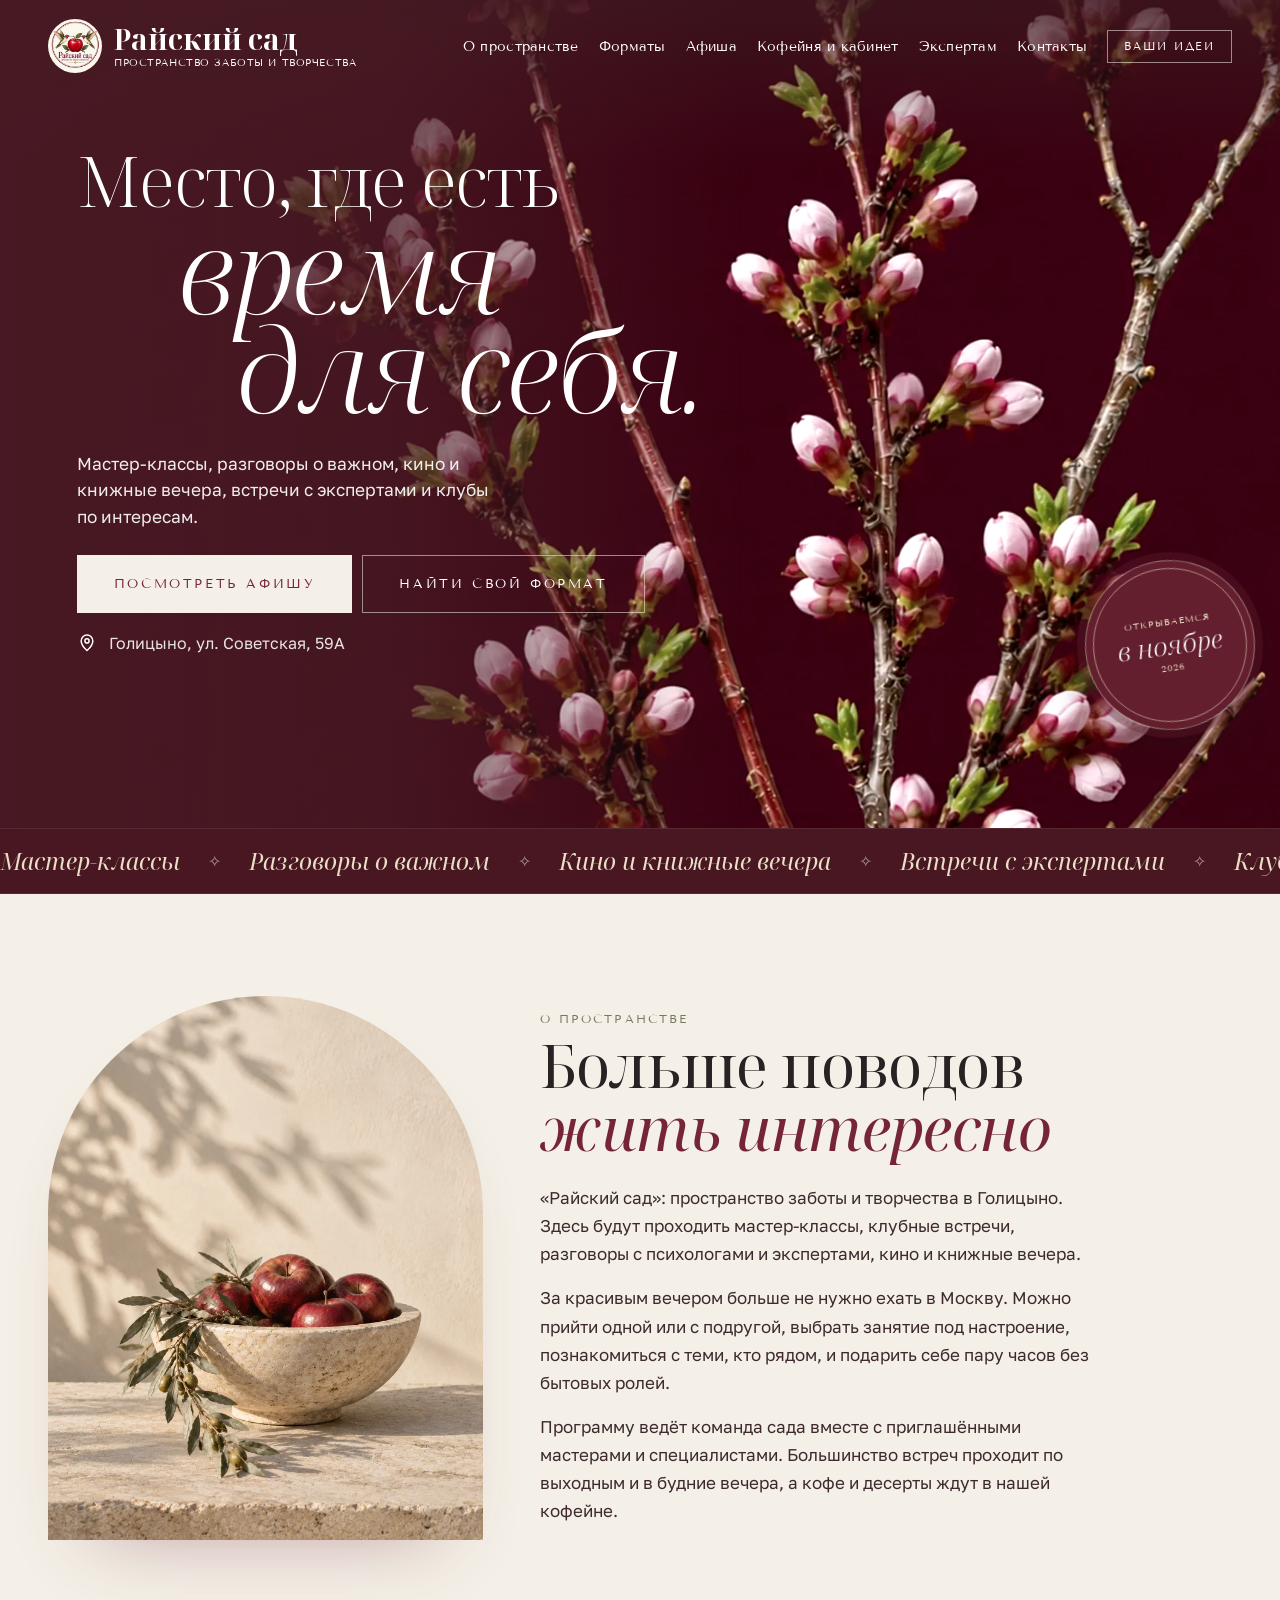
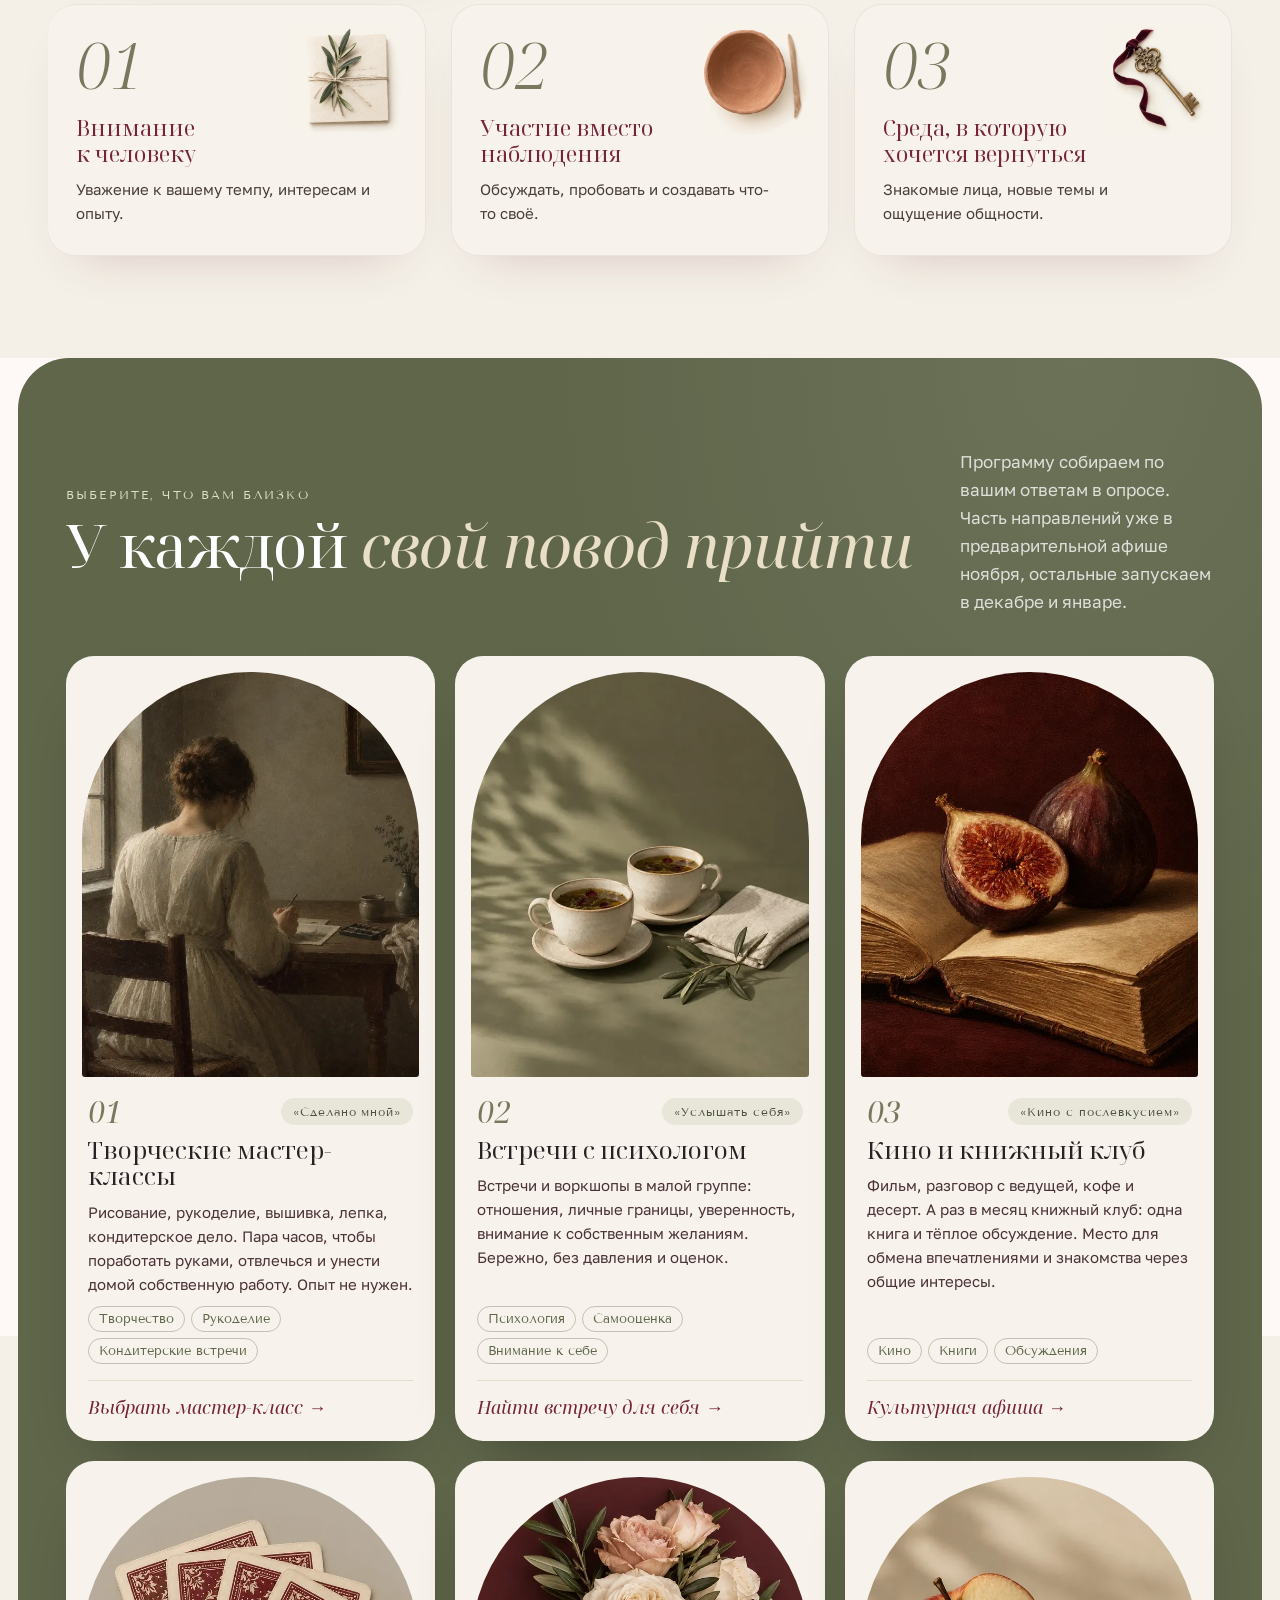
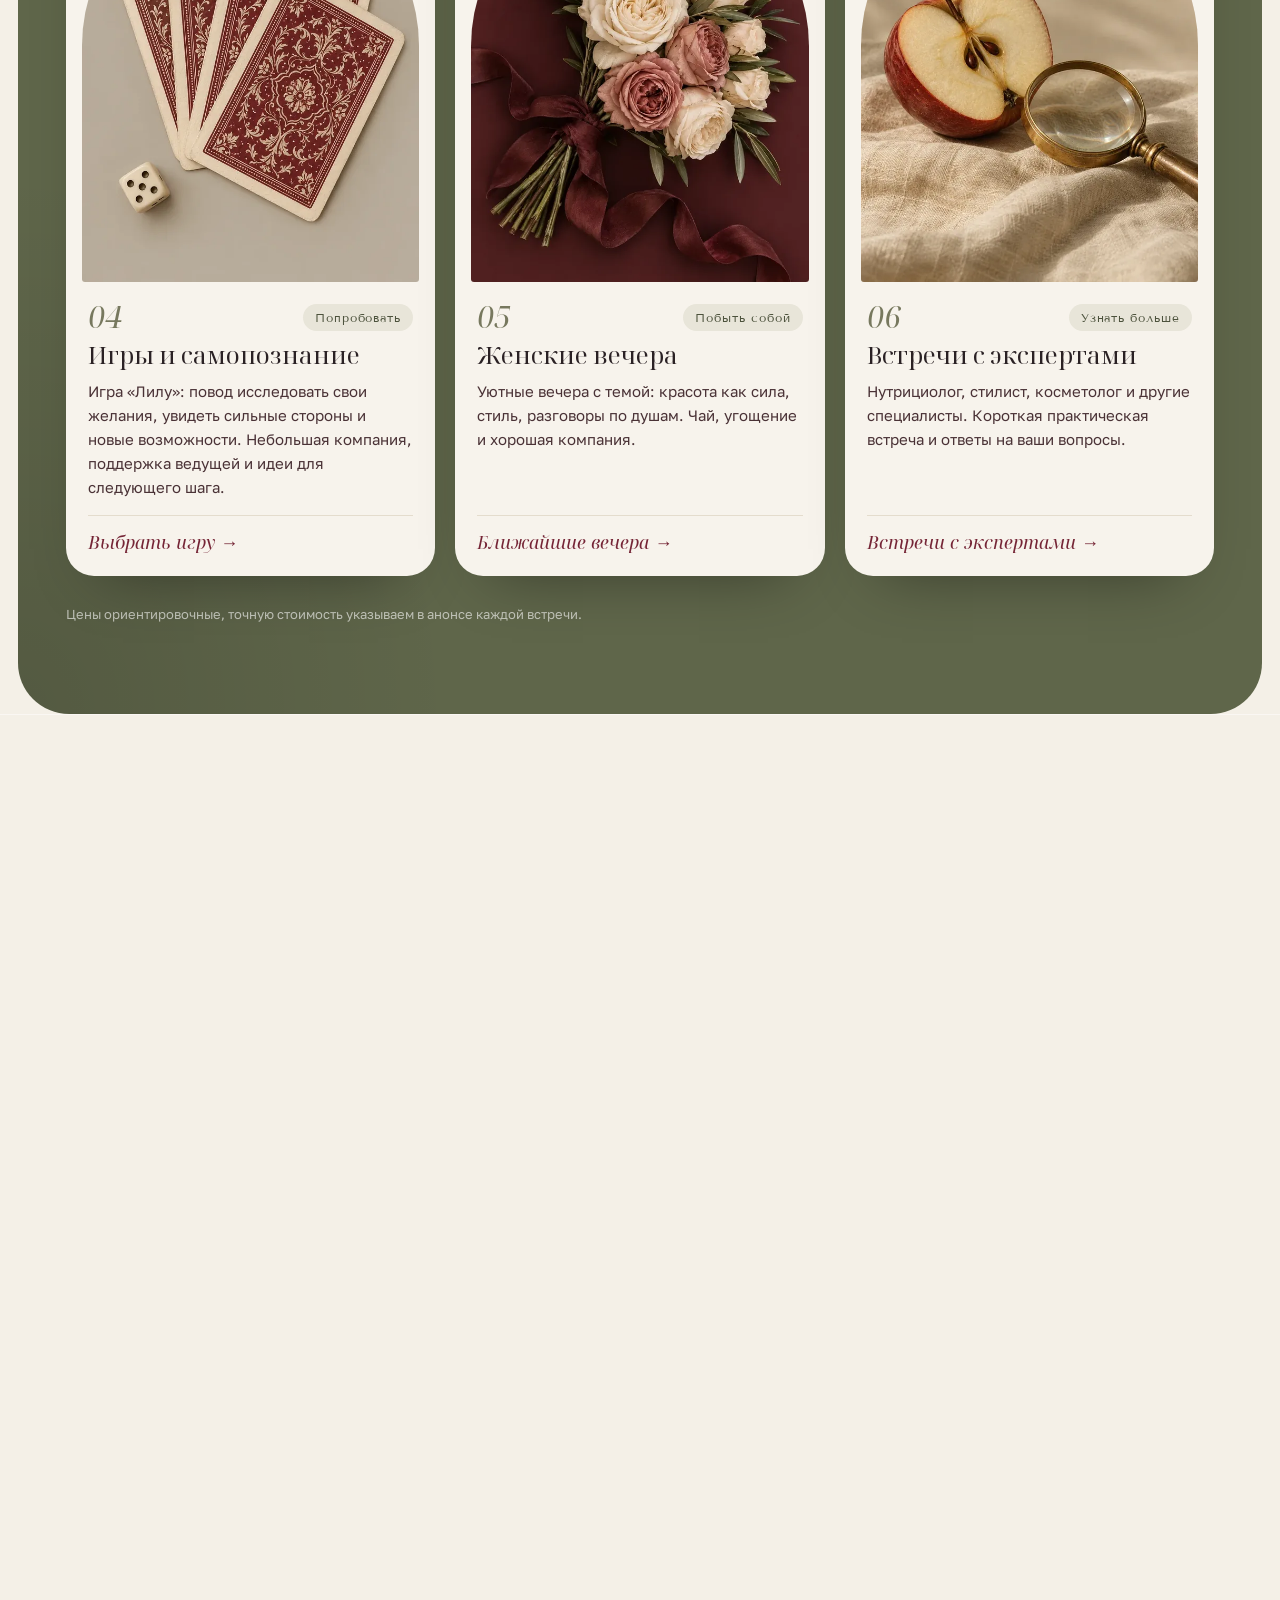
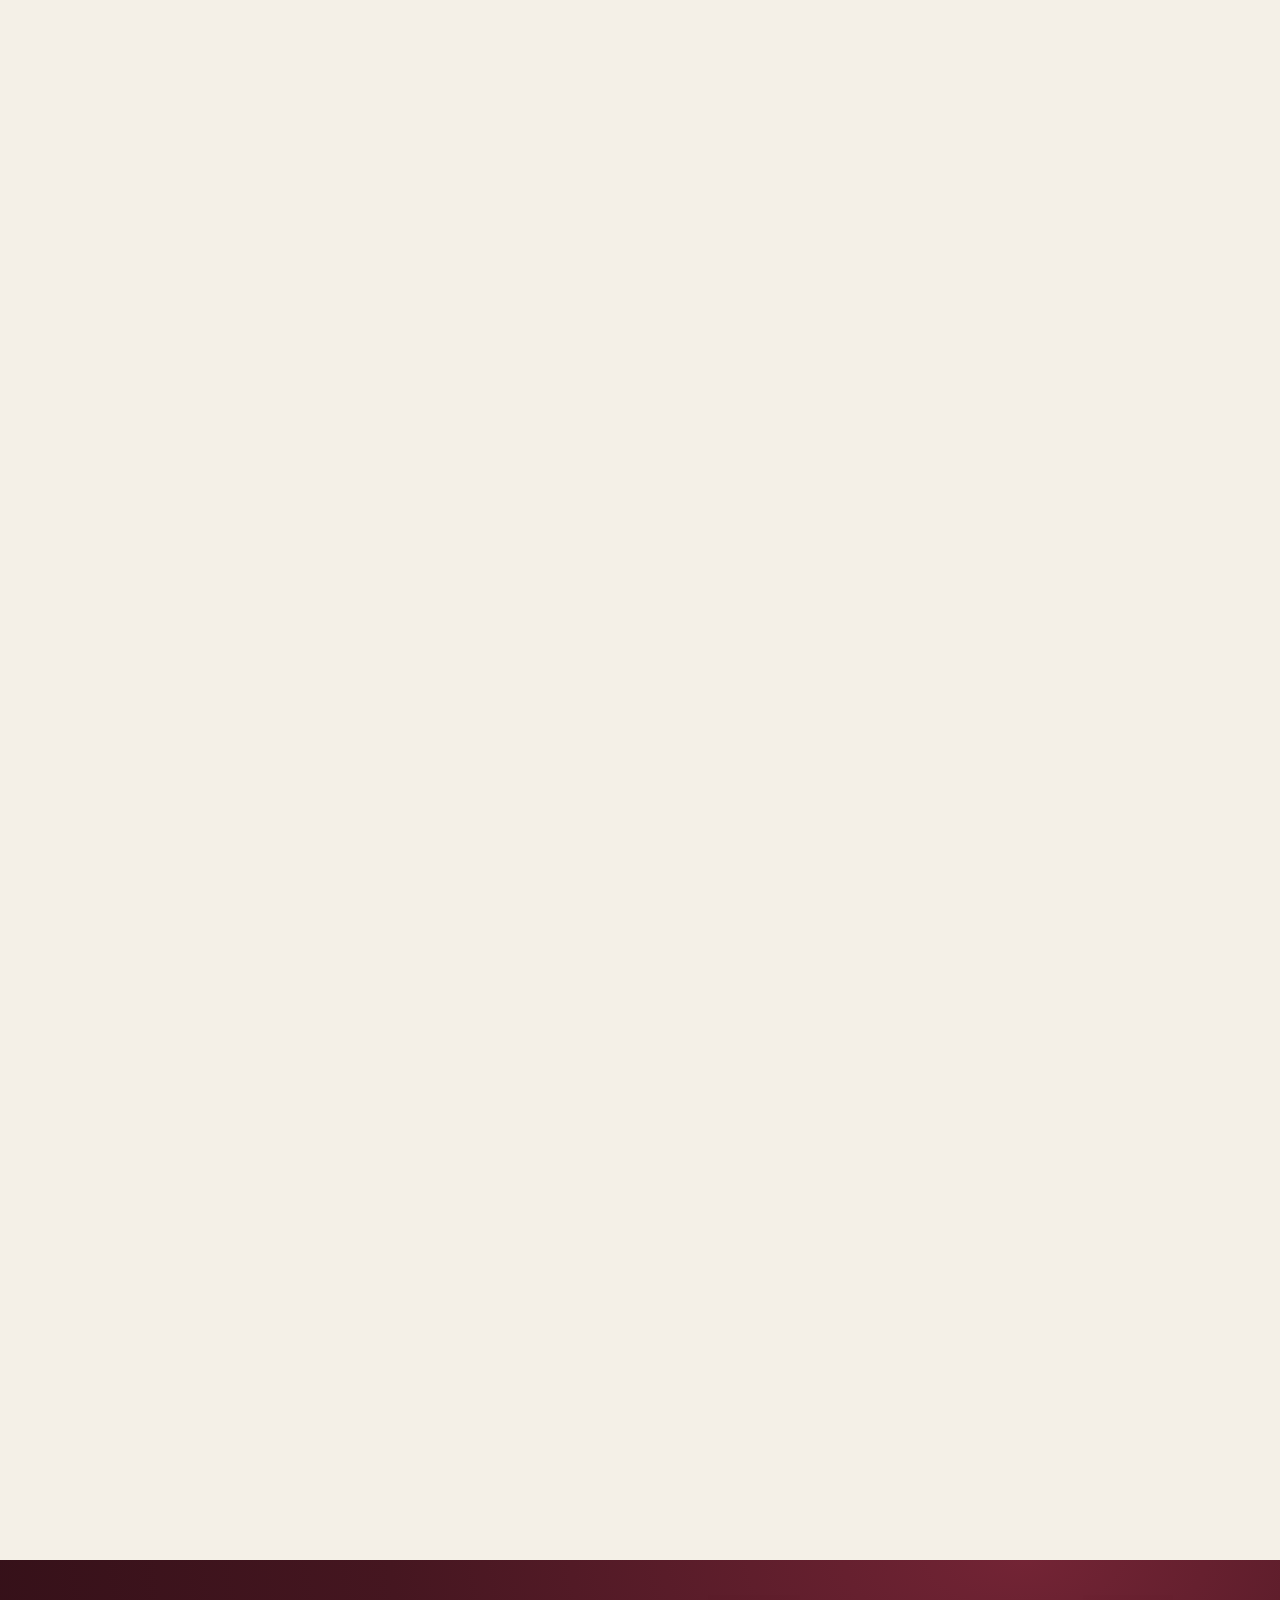
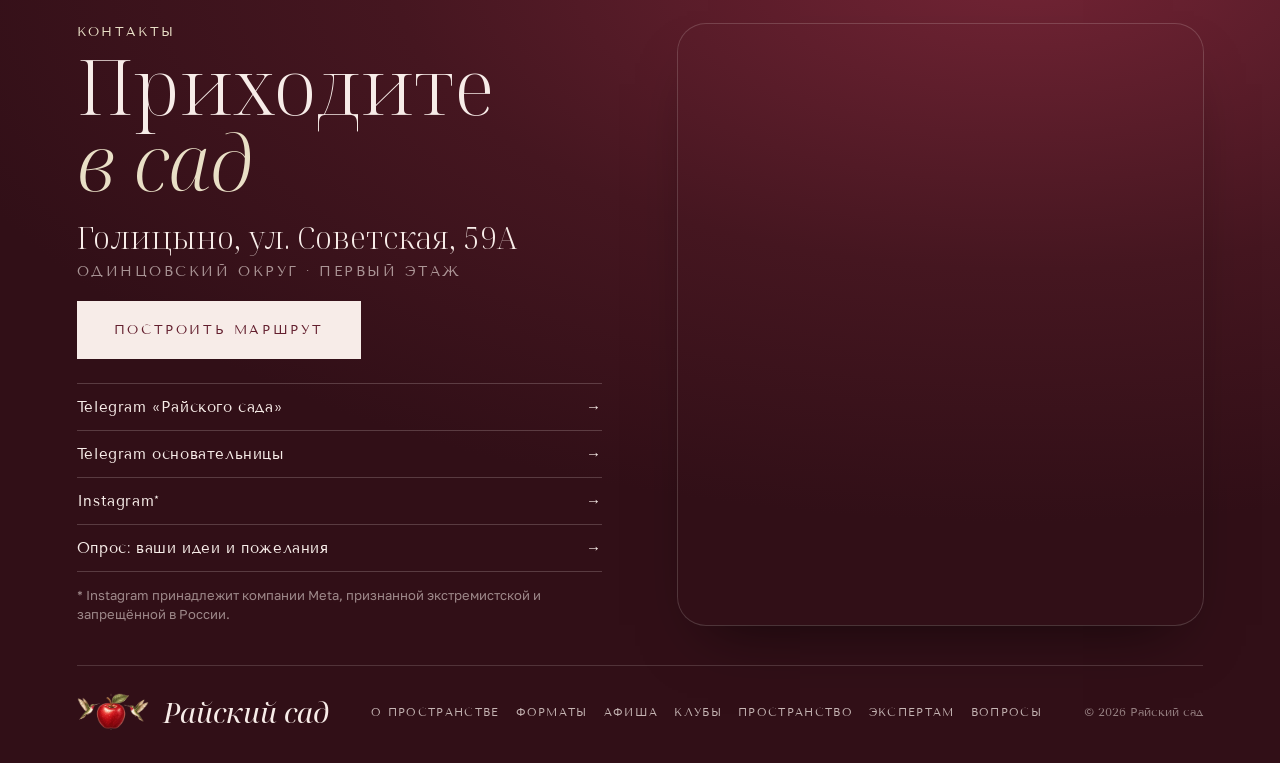
<file: index.html>
<!DOCTYPE html>
<html lang="ru">
<head>
<meta charset="utf-8">
<meta name="viewport" content="width=device-width, initial-scale=1">
<title>Райский сад · пространство заботы и творчества в Голицыно</title>
<meta name="description" content="«Райский сад» в Голицыно: мастер-классы, разговоры о важном, кино и книжные вечера, встречи с экспертами и клубы по интересам. Открываемся в ноябре.">
<link rel="icon" type="image/png" href="assets/favicon.png">
<link rel="preconnect" href="https://fonts.googleapis.com">
<link rel="preconnect" href="https://fonts.gstatic.com" crossorigin>
<link rel="preload" as="image" href="video/kling-bg-first.webp?v=1792680082" fetchpriority="high">
<link href="https://fonts.googleapis.com/css2?family=Noto+Serif+Display:ital,wght@0,300;0,400;0,700;1,300;1,400&family=Tenor+Sans&family=Golos+Text:wght@400;500&display=swap" rel="stylesheet">
<link rel="stylesheet" href="styles.css?v=1792759882">
<script>document.documentElement.classList.add('js')</script>
</head>
<body class="page-film">

<header class="header" id="header">
  <div class="wrap header__inner">
    <nav class="nav nav--left" id="navLeft" aria-label="Основное меню">
      <a href="#about">О пространстве</a>
      <a href="#formats">Форматы</a>
      <a href="#calendar">Афиша</a>
    </nav>
    <a href="#top" class="brand" aria-label="Райский сад, на главную">
      <img decoding="async" class="brand__logo" src="assets/logo-round.webp" alt="" width="192" height="192">
      <span class="brand__text">
        <span class="brand__name">Райский сад</span>
        <span class="brand__tag">Пространство заботы и творчества</span>
      </span>
    </a>
    <div class="header__right">
      <nav class="nav nav--right" id="navRight" aria-label="Дополнительное меню">
        <a href="#space">Кофейня и кабинет</a>
        <a href="#experts">Экспертам</a>
        <a href="#contacts">Контакты</a>
      </nav>
      <a href="https://forms.yandex.ru/u/6abe9f35eb614675eab06506/" target="_blank" rel="noopener" class="btn btn--outline btn--sm header__cta">Ваши идеи</a>
      <button class="burger" id="burger" aria-label="Меню" aria-expanded="false" aria-controls="navLeft navRight"><span></span><span></span><span></span></button>
    </div>
  </div>
</header>

<main id="top">

  <!-- Главный экран: цветущие ветки на бордовом фоне -->
  <section class="hero hero--film hero--burg hero--kling" id="hero">
    <div class="hero__stage" id="garden" aria-hidden="true">
      <video class="hero__vid hero__vid--bg" data-rate="1" muted playsinline webkit-playsinline preload="auto" poster="video/kling-bg-first.webp?v=1792680082" data-end="video/kling-bg-last.webp?v=1792680082">
        <source src="video/kling-bg-sm.mp4?v=1792680082" type="video/mp4" media="(max-width: 900px)">
        <source src="video/kling-bg.mp4?v=1792680082" type="video/mp4">
      </video>
    </div>
    <div class="wrap hero__layout hero__layout--burg">
      <h1 class="hero__title">
        <span class="hero__l1">Место, где есть</span>
        <em class="hero__l2"><span>время</span><span>для&nbsp;себя.</span></em>
      </h1>
      <div class="hero__side">
        <p class="hero__lead">Мастер-классы, разговоры о важном, кино и книжные вечера, встречи с экспертами и клубы по интересам.</p>
        <div class="hero__btns">
          <a href="#calendar" class="btn-sq btn-sq--white">Посмотреть афишу <span aria-hidden="true">→</span></a>
          <a href="#formats" class="btn-sq btn-sq--wline">Найти свой формат</a>
        </div>
        <p class="hero__pin"><svg viewBox="0 0 24 24" aria-hidden="true"><path d="M12 21s7-6.2 7-11.5A7 7 0 0 0 5 9.5C5 14.8 12 21 12 21z"/><circle cx="12" cy="9.5" r="2.5"/></svg>Голицыно, ул. Советская, 59А</p>
      </div>
      <a href="#calendar" class="hero__kick hero__badge" aria-label="Открываемся в ноябре, смотреть афишу"><span>Открываемся</span><b class="hero__badge-month">в&nbsp;ноябре</b><span>2026</span></a>
    </div>
  </section>

  <!-- Бегущая строка -->
  <div class="ticker ticker--wine" aria-hidden="true">
    <div class="ticker__track">
      <span>Мастер-классы</span><i>✧</i><span>Разговоры о важном</span><i>✧</i><span>Кино и книжные вечера</span><i>✧</i><span>Встречи с экспертами</span><i>✧</i><span>Клубы по интересам</span><i>✧</i><span>Кофейня и десерты</span><i>✧</i>
      <span>Мастер-классы</span><i>✧</i><span>Разговоры о важном</span><i>✧</i><span>Кино и книжные вечера</span><i>✧</i><span>Встречи с экспертами</span><i>✧</i><span>Клубы по интересам</span><i>✧</i><span>Кофейня и десерты</span><i>✧</i>
    </div>
  </div>

  <!-- О пространстве -->
  <section class="about2" id="about">
    <div class="wrap about2__grid">
      <div class="about2__media">
        <img decoding="async" class="about2__bowl" src="images/about2/bowl.webp?v=1792680082" srcset="images/about2/bowl-sm.webp?v=1792680082 720w, images/about2/bowl.webp?v=1792680082 1122w" sizes="(max-width: 960px) 92vw, 40vw" alt="Каменная чаша с красными яблоками и оливковой ветвью в солнечном свете" width="1122" height="1402" loading="lazy">
      </div>
      <div class="about2__text">
        <div class="eyebrow">О пространстве</div>
        <h2 class="h2 about2__title">Больше поводов <em>жить интересно</em></h2>
        <p class="about2__lead">«Райский сад»: пространство заботы и творчества в Голицыно. Здесь будут проходить мастер-классы, клубные встречи, разговоры с психологами и экспертами, кино и книжные вечера.</p>
        <p class="about2__lead">За красивым вечером больше не нужно ехать в Москву. Можно прийти одной или с подругой, выбрать занятие под настроение, познакомиться с теми, кто рядом, и подарить себе пару часов без бытовых ролей.</p>
        <p class="about2__lead">Программу ведёт команда сада вместе с приглашёнными мастерами и специалистами. Большинство встреч проходит по выходным и в будние вечера, а кофе и десерты ждут в нашей кофейне.</p>
      </div>
    </div>
    <ol class="wrap growth growth--wide">
          <li class="growth__item">
            <img decoding="async" class="growth__ico" src="images/about2/p1.webp?v=1792680082" alt="Открытка с оливковой веточкой" width="360" height="360" loading="lazy"><div><h3 class="growth__title"><span class="growth__n">01</span>Внимание к&nbsp;человеку</h3>
            <p class="growth__text">Уважение к вашему темпу, интересам и опыту.</p></div>
          </li>
          <li class="growth__item">
            <img decoding="async" class="growth__ico" src="images/about2/p2.webp?v=1792680082" alt="Глиняная чаша ручной работы" width="360" height="360" loading="lazy"><div><h3 class="growth__title"><span class="growth__n">02</span>Участие вместо наблюдения</h3>
            <p class="growth__text">Обсуждать, пробовать и создавать что-то своё.</p></div>
          </li>
          <li class="growth__item">
            <img decoding="async" class="growth__ico" src="images/about2/p3.webp?v=1792680082" alt="Старинный ключ с бордовой лентой" width="360" height="360" loading="lazy"><div><h3 class="growth__title"><span class="growth__n">03</span>Среда, в которую хочется вернуться</h3>
            <p class="growth__text">Знакомые лица, новые темы и ощущение общности.</p></div>
          </li>
        </ol>
  </section>

  <!-- Форматы -->
  <div class="formats2-bg">
  <section class="formats2" id="formats">
    <div class="wrap">
    <div class="dirs-head">
      <div>
        <div class="eyebrow">Выберите, что вам близко</div>
        <h2 class="h2 dirs-head__title">У каждой <em>свой повод прийти</em></h2>
      </div>
      <p class="dirs-head__text">Программу собираем по вашим ответам в опросе. Часть направлений уже в предварительной афише ноября, остальные запускаем в декабре и январе.</p>
    </div>
    <div class="formats">
      <a href="#calendar" class="format" data-filter-link="Творчество">
        <span class="format__arch"><img decoding="async" class="format__pic" src="images/formats/f1.webp?v=1792680082" alt="Живопись: женщина у окна рисует акварель" width="800" height="1000" loading="lazy"></span>
        <span class="format__top"><span class="format__num">01</span><span class="format__kicker">«Сделано мной»</span></span>
        <span class="format__title">Творческие мастер-классы</span>
        <span class="format__text">Рисование, рукоделие, вышивка, лепка, кондитерское дело. Пара часов, чтобы поработать руками, отвлечься и унести домой собственную работу. Опыт не нужен.</span>
        <span class="format__tags"><i>Творчество</i><i>Рукоделие</i><i>Кондитерские встречи</i></span>
        <span class="format__link">Выбрать мастер-класс →</span>
      </a>
      <a href="#calendar" class="format" data-filter-link="Психология">
        <span class="format__arch"><img decoding="async" class="format__pic" src="images/formats/f2.webp?v=1792680082" alt="Две чашки травяного чая и оливковая веточка на оливковом фоне" width="800" height="1000" loading="lazy"></span>
        <span class="format__top"><span class="format__num">02</span><span class="format__kicker">«Услышать себя»</span></span>
        <span class="format__title">Встречи с психологом</span>
        <span class="format__text">Встречи и воркшопы в малой группе: отношения, личные границы, уверенность, внимание к собственным желаниям. Бережно, без давления и оценок.</span>
        <span class="format__tags"><i>Психология</i><i>Самооценка</i><i>Внимание к себе</i></span>
        <span class="format__link">Найти встречу для себя →</span>
      </a>
      <a href="#calendar" class="format" data-filter-link="Кино и книги">
        <span class="format__arch"><img decoding="async" class="format__pic" src="images/formats/f3.webp?v=1792680082" alt="Живописный натюрморт: инжир на страницах старинной книги" width="800" height="1000" loading="lazy"></span>
        <span class="format__top"><span class="format__num">03</span><span class="format__kicker">«Кино с послевкусием»</span></span>
        <span class="format__title">Кино и книжный клуб</span>
        <span class="format__text">Фильм, разговор с ведущей, кофе и десерт. А раз в месяц книжный клуб: одна книга и тёплое обсуждение. Место для обмена впечатлениями и знакомства через общие интересы.</span>
        <span class="format__tags"><i>Кино</i><i>Книги</i><i>Обсуждения</i></span>
        <span class="format__link">Культурная афиша →</span>
      </a>
      <a href="#calendar" class="format" data-filter-link="Игры">
        <span class="format__arch"><img decoding="async" class="format__pic" src="images/formats/f4.webp?v=1792680082" alt="Винтажные игральные карты и игральная кость" width="800" height="1000" loading="lazy"></span>
        <span class="format__top"><span class="format__num">04</span><span class="format__kicker">Попробовать</span></span>
        <span class="format__title">Игры и самопознание</span>
        <span class="format__text">Игра «Лилу»: повод исследовать свои желания, увидеть сильные стороны и новые возможности. Небольшая компания, поддержка ведущей и идеи для следующего шага.</span>
        <span class="format__link">Выбрать игру →</span>
      </a>
      <a href="#calendar" class="format" data-filter-link="Женские вечера">
        <span class="format__arch"><img decoding="async" class="format__pic" src="images/formats/f5.webp?v=1792680082" alt="Букет садовых роз с бордовой лентой" width="800" height="1000" loading="lazy"></span>
        <span class="format__top"><span class="format__num">05</span><span class="format__kicker">Побыть собой</span></span>
        <span class="format__title">Женские вечера</span>
        <span class="format__text">Уютные вечера с темой: красота как сила, стиль, разговоры по душам. Чай, угощение и хорошая компания.</span>
        <span class="format__link">Ближайшие вечера →</span>
      </a>
      <a href="#calendar" class="format" data-filter-link="Эксперты">
        <span class="format__arch"><img decoding="async" class="format__pic" src="images/formats/f6.webp?v=1792680082" alt="Разрезанное яблоко и латунная лупа на льне" width="800" height="1000" loading="lazy"></span>
        <span class="format__top"><span class="format__num">06</span><span class="format__kicker">Узнать больше</span></span>
        <span class="format__title">Встречи с экспертами</span>
        <span class="format__text">Нутрициолог, стилист, косметолог и другие специалисты. Короткая практическая встреча и ответы на ваши вопросы.</span>
        <span class="format__link">Встречи с экспертами →</span>
      </a>
    </div>
    <p class="note">Цены ориентировочные, точную стоимость указываем в анонсе каждой встречи.</p>
    </div>
  </section>
  </div>

  <!-- Клубы -->
  <section class="clubs3" id="clubs">
    <div class="wrap">
      <header class="clubs3__head">
        <div class="eyebrow">Знакомства, которые продолжаются</div>
        <h2 class="h2">Не одна встреча. <em>Своё сообщество.</em></h2>
      </header>
      <div class="clubs3__cards">
        <article class="inv inv--milk">
          <div class="inv__logo"><img decoding="async" src="assets/logo-emblem.webp" alt="" width="360" height="186"><small>Приглашение</small></div>
          <hr>
          <span class="inv__caps">Клуб разговорного английского</span>
          <h3>Говорить <em>без страха</em></h3>
          <p>Понимаете, но стесняетесь говорить? Здесь можно практиковаться, даже если пока не хватает слов. Начнём со знакомства, определим уровень и соберём группы, в которых каждому будет комфортно.</p>
          <ul><li>Группы по уровням: от первых фраз до уверенного общения</li><li>Практика с носителем языка на темы из жизни</li><li>Можно ошибаться, делать паузы и пробовать снова</li><li>На первой встрече определяем уровень и расписание</li></ul>
          <a class="inv__btn" href="https://t.me/rayskiysad_golitsyno" target="_blank" rel="noopener">Регистрация в клуб</a>
          <a class="inv__link" href="https://forms.yandex.ru/u/6abe9f35eb614675eab06506/" target="_blank" rel="noopener">Мне интересен английский</a>
          <div class="inv__sign"><img decoding="async" src="images/people/avgustina.webp" alt="Августина, ведущая клуба" width="800" height="960" loading="lazy"><div>Жду вас, Августина<small>Носитель языка, «Центр Магистра»</small></div></div>
          <div class="inv__seal" aria-label="Готовим запуск">Готовим<i>запуск</i></div>
        </article>
        <article class="inv inv--wine">
          <div class="inv__logo"><img decoding="async" src="assets/logo-emblem.webp" alt="" width="360" height="186"><small>Приглашение</small></div>
          <hr>
          <span class="inv__caps">Клуб «Райский сад»</span>
          <h3>Своё дело <em>среди своих</em></h3>
          <p>Женское бизнес-сообщество для тех, кто развивает своё дело, управляет командами или готовится к новому профессиональному шагу. Здесь можно обменяться опытом, найти поддержку и партнёров, обсудить задачи бизнеса и познакомиться ближе.</p>
          <ul><li>Деловые завтраки и ежемесячная закрытая встреча клуба</li><li>Разбор управленческих задач, обмен опытом и полезные знакомства</li><li>Ментор сообщества: Эллина Александровна Ермакова</li><li>Приоритетная запись на мастер-классы и особые условия участия в программе сада</li></ul>
          <a class="inv__btn" href="https://t.me/rayskiysad_golitsyno" target="_blank" rel="noopener">Хочу в сообщество</a>
          <div class="inv__seal" aria-label="Готовим запуск">Готовим<i>запуск</i></div>
        </article>
      </div>
    </div>
  </section>

  <!-- Афиша -->
  <section class="afisha" id="calendar">
    <div class="wrap">
      <header class="afisha__head">
        <div class="eyebrow">Ближайшие встречи</div>
        <h2 class="h2">Ноябрь в <em>«Райском саду»</em></h2>
        <p>Стоимость зависит от срока оплаты: чем раньше, тем выгоднее. Нажмите на встречу, чтобы узнать подробности и записаться.</p>
      </header>

      <article class="opening2">
        <div class="opening2__art"><img decoding="async" src="images/posters/opening.webp?v=1792680082" alt="Живописный натюрморт при свечах" width="800" height="1000" loading="lazy"></div>
        <div class="opening2__body">
          <div class="opening2__date opening2__date--month"><b>ноябрь</b><span><small>2026</small></span></div>
          <div class="opening2__kicker">Начинаем знакомство</div>
          <h3 class="opening2__title">«Райский сад» <em>открывает свои двери</em></h3>
          <p>В ноябре приглашаем на первые мастер-классы, клубные встречи и вечера. Выбирайте встречу в афише и записывайтесь заранее: до открытия участие стоит дешевле.</p>
          <p class="opening2__free">Первые встречи по выгодной цене.</p>
          <div class="opening2__actions">
            <a href="#events" class="sq-btn sq-btn--milk">Смотреть первые встречи</a>
          </div>
        </div>
      </article>

      <div class="chips chips--words" id="chips" role="tablist" aria-label="Фильтр встреч"></div>
      <div class="events events--chess" id="events"></div>
    </div>
  </section>

  <!-- Основатель -->
  <section class="founder founder--mag" id="founder">
    <span class="founder__bigname" aria-hidden="true">Эллина</span>
    <div class="wrap section founder__inner">
      <div class="founder__photo">
        <img decoding="async" src="images/people/ellina-cut.webp?v=1792680082&o=1792596660" alt="Эллина Александровна Ермакова в красной шляпе" width="1280" height="1280" loading="lazy">
      </div>
      <div class="founder__text">
        <div class="eyebrow">Создатель «Райского сада» · Человек за проектом</div>
        <h2 class="h2">Эллина Александровна <em>Ермакова</em></h2>
        <p class="founder__role">Предприниматель, основатель «Райского сада»</p>
        <p class="lead">Более 20 лет управляет собственным бизнесом и развивает команды. Работает с вопросами корпоративной культуры, сервиса, финансового планирования и лидерства.</p>
        <p class="lead">В «Райском саду» Эллина Александровна курирует женское бизнес-сообщество как ментор, делится управленческим опытом и помогает участницам обсуждать задачи своего дела.</p>
        <blockquote class="founder__quote">В центре её подхода люди, вовлечённость и среда, в которой можно раскрывать свой потенциал.</blockquote>
        <a href="https://t.me/ermakovalina2022" target="_blank" rel="noopener" class="sq-btn sq-btn--wine">Telegram Эллины Александровны</a>
      </div>
    </div>
  </section>

  <!-- Пространство -->
  <div class="space2-bg">
  <section class="space2" id="space">
    <div class="wrap">
      <header class="space2__head">
        <div><div class="eyebrow">Что есть в саду</div><h2 class="h2">Зал, кофейня <em>и&nbsp;тихий кабинет</em></h2></div>
        <p>Пространство на первом этаже в центре Голицыно. Всё, чтобы прийти на встречу, задержаться на чашку кофе или провести свою частную консультацию.</p>
      </header>
      <div class="screens">
        <article class="scr scr--a is-on" data-n="01" tabindex="0">
          <img decoding="async" class="scr__detail" src="images/space/hall.webp?v=1792680082" alt="" loading="lazy" width="900" height="1200">
          <span class="scr__vt">Зал событий</span>
          <div class="scr__body"><span class="scr__cap">Зал событий</span><h3>Здесь проходит <em>вся программа</em></h3><p>Светлый зал для мастер-классов, кинопоказов, клубов и женских вечеров. Здесь проходит вся программа сада.</p></div>
        </article>
        <article class="scr scr--b" data-n="02" tabindex="0">
          <img decoding="async" class="scr__detail" src="images/space/cafe.webp?v=1792680082" alt="" loading="lazy" width="900" height="1200">
          <span class="scr__vt">Кофейня</span>
          <div class="scr__body"><span class="scr__cap">Кофейня</span><h3>Кофе <em>до и после</em></h3><p>Кофе, чай и десерты до встречи, после неё или просто так. Деревянные столы, бордовые кресла и место, где удобно поговорить с подругой.</p></div>
        </article>
        <article class="scr scr--c" data-n="03" tabindex="0">
          <img decoding="async" class="scr__detail" src="images/space/cabinet.webp?v=1792680082" alt="" loading="lazy" width="900" height="1200">
          <span class="scr__vt">Кабинет</span>
          <div class="scr__body"><span class="scr__cap">Кабинет по часам</span><h3>Тихо <em>и&nbsp;отдельно</em></h3><p>Отдельный уютный кабинет для частной практики: психологам, тарологам, коучам, для деловых встреч и переговоров. Бронирование по часам, в будни и утром.</p><a class="sq-btn sq-btn--milk" href="https://t.me/rayskiysad_golitsyno" target="_blank" rel="noopener">Узнать условия</a></div>
        </article>
      </div>
    </div>
  </section>
  </div>

  <!-- Экспертам -->
  <section class="grow grow--light" id="experts">
    <img class="grow__vase-l" src="images/experts/vase-light.webp?v=1792759520" alt="Ветви цветущей яблони с яблоками в керамической вазе" width="1672" height="940" loading="lazy">
    <div class="wrap grow__inner">
      <header class="grow__head">
        <div class="eyebrow">Мастерам и экспертам</div>
        <h2 class="h2">Мы собираем гостей. <em>Вы растёте.</em></h2>
      </header>
      <ol class="grow__cards">
        <li class="grow__card grow__card--1"><span class="grow__n">01</span><h3>Первая встреча</h3><p>Вы показываете свой формат живой аудитории, которую собирает сад. Мы анонсируем встречу и продвигаем вас как ведущую.</p></li>
        <li class="grow__card grow__card--2"><span class="grow__n">02</span><h3>Отзывы гостей</h3><p>Гости оставляют отзывы и рекомендации, вы получаете известность в округе и первых частных клиентов.</p></li>
        <li class="grow__card grow__card--3"><span class="grow__n">03</span><h3>Регулярная программа</h3><p>Если формат понравился, он входит в постоянную афишу, и вы зарабатываете долю выручки с каждой встречи.</p></li>
        <li class="grow__card grow__card--4"><span class="grow__n">04</span><h3>Частная практика</h3><p>Индивидуальные сессии с гостями можно проводить у нас же, в кабинете по часам.</p></li>
      </ol>
      <div class="grow__foot">
        <p>Ищем мастеров, психологов, ведущих и экспертов, которые хотят проводить встречи для гостей Голицыно и соседних посёлков. Аренда зала не нужна: программу, продвижение и запись берём на себя.</p>
        <a href="https://forms.yandex.ru/u/6abe9f35eb614675eab06506/" target="_blank" rel="noopener" class="sq-btn sq-btn--wine">Предложить свою встречу</a>
      </div>
    </div>
  </section>

  <!-- Опрос -->
  <section class="survey2" id="ideas">
    <div class="wrap survey2__grid">
      <div class="survey2__text">
        <div class="eyebrow">Создаём пространство вместе</div>
        <h2 class="h2">Каким вы хотите видеть <em>«Райский сад»?</em></h2>
        <p>Какие встречи вам интересны? Когда удобно приходить? Чего не хватает рядом с домом? Ваши ответы помогают нам выбирать темы, приглашать ведущих и делать программу лучше.</p>
        <p>Можно предложить свой формат или рассказать, какую встречу вы готовы провести.</p>
        <a href="https://forms.yandex.ru/u/6abe9f35eb614675eab06506/" target="_blank" rel="noopener" class="sq-btn sq-btn--wine">Пройти опрос</a>
      </div>
      <div class="survey2__poll">
        <p class="survey2__count"><b>43</b>будущие гостьи уже ответили. Вот что растёт в саду:</p>
        <ul class="branches" id="branches" data-max="28">
          <li data-v="28">Творческие мастер-классы</li>
          <li data-v="20">Психология и саморазвитие</li>
          <li data-v="19">Кино и книжные вечера</li>
          <li data-v="16">Таро и игры на самопознание</li>
          <li data-v="15">Женские вечера</li>
        </ul>
        <p class="survey2__note">Удобнее всего приходить в субботу и воскресенье. Опрос октября 2026 года.</p>
      </div>
    </div>
  </section>

  <!-- Вопросы -->
  <section class="faq3" id="faq">
    <div class="wrap faq3__grid">
      <header class="faq3__head faq3__head--r">
        <div class="eyebrow">Перед первой встречей</div>
        <h2 class="h2">Несколько <em>важных деталей</em></h2>
      </header>
      <div class="faq3__main">
        <div class="faq3__list">
          <details class="faq3__item" open><summary><span class="faq3__n">01</span><span class="faq3__q">Для кого «Райский сад»?</span><i class="faq3__pm" aria-hidden="true"></i></summary><div class="faq3__a"><p>Для взрослых, которым хочется творчества, общения и времени для себя. Все встречи рассчитаны на взрослых гостей.</p></div></details>
          <details class="faq3__item"><summary><span class="faq3__n">02</span><span class="faq3__q">Можно ли прийти одной?</span><i class="faq3__pm" aria-hidden="true"></i></summary><div class="faq3__a"><p>Да. Пространство задумано в том числе для новых знакомств. Выберите интересную тему и приходите без компании, ведущие помогут быстро почувствовать себя своей.</p></div></details>
          <details class="faq3__item"><summary><span class="faq3__n">03</span><span class="faq3__q">Нужен ли опыт для мастер-класса?</span><i class="faq3__pm" aria-hidden="true"></i></summary><div class="faq3__a"><p>Чаще всего нет. Уровень подготовки указываем в анонсе. Многие форматы созданы как раз для первого знакомства с творчеством.</p></div></details>
          <details class="faq3__item"><summary><span class="faq3__n">04</span><span class="faq3__q">Сколько стоят встречи и как записаться?</span><i class="faq3__pm" aria-hidden="true"></i></summary><div class="faq3__a"><p>Стоимость указана в афише у каждой встречи и зависит от срока оплаты: чем раньше, тем выгоднее. Нажмите на встречу в афише и выберите «Записаться и оплатить организаторский взнос».</p></div></details>
          <details class="faq3__item"><summary><span class="faq3__n">05</span><span class="faq3__q">Можно ли арендовать кабинет?</span><i class="faq3__pm" aria-hidden="true"></i></summary><div class="faq3__a"><p>Да, кабинет сдаётся по часам для частной практики и деловых встреч. Напишите нам в <a href="https://t.me/rayskiysad_golitsyno" target="_blank" rel="noopener">Telegram</a>, расскажем о свободном времени и условиях.</p></div></details>
          <details class="faq3__item"><summary><span class="faq3__n">06</span><span class="faq3__q">Как предложить свою тему или мастер-класс?</span><i class="faq3__pm" aria-hidden="true"></i></summary><div class="faq3__a"><p>Заполните <a href="https://forms.yandex.ru/u/6abe9f35eb614675eab06506/" target="_blank" rel="noopener">опрос</a>: в нём есть вопрос для будущих ведущих и экспертов. Расскажите о теме, своём опыте и оставьте контакт, и мы свяжемся с вами.</p></div></details>
          <details class="faq3__item"><summary><span class="faq3__n">07</span><span class="faq3__q">Где вы находитесь?</span><i class="faq3__pm" aria-hidden="true"></i></summary><div class="faq3__a"><p>Голицыно, Одинцовский округ, ул. Советская, 59А, первый этаж.</p></div></details>
        </div>
      </div>
      <div class="faq3__media faq3__media--apple" aria-hidden="true"><img src="images/about2/apple-cut.webp?v=1792759351" alt="" width="686" height="700" loading="lazy"></div>
    </div>
  </section>


</main>

<footer class="finale" id="contacts">
  <div class="wrap">
    <div class="finale__top">
      <div class="finale__text">
        <div class="eyebrow">Контакты</div>
        <h2 class="finale__title">Приходите <em>в сад</em></h2>
        <p class="finale__addr">Голицыно, ул. Советская, 59А<small>Одинцовский округ · первый этаж</small></p>
        <a class="sq-btn sq-btn--milk finale__route" href="https://yandex.ru/maps/?text=%D0%93%D0%BE%D0%BB%D0%B8%D1%86%D1%8B%D0%BD%D0%BE%2C%20%D1%83%D0%BB.%20%D0%A1%D0%BE%D0%B2%D0%B5%D1%82%D1%81%D0%BA%D0%B0%D1%8F%2C%2059%D0%90" target="_blank" rel="noopener">Построить маршрут</a>
        <nav class="finale__links" aria-label="Связаться">
          <a href="https://t.me/rayskiysad_golitsyno" target="_blank" rel="noopener">Telegram «Райского сада» <i aria-hidden="true">→</i></a>
          <a href="https://t.me/ermakovalina2022" target="_blank" rel="noopener">Telegram основательницы <i aria-hidden="true">→</i></a>
          <a href="https://www.instagram.com/rayskiysad_golitsyno/" target="_blank" rel="noopener">Instagram* <i aria-hidden="true">→</i></a>
          <a href="https://forms.yandex.ru/u/6abe9f35eb614675eab06506/" target="_blank" rel="noopener">Опрос: ваши идеи и пожелания <i aria-hidden="true">→</i></a>
        </nav>
        <p class="finale__note">* Instagram принадлежит компании Meta, признанной экстремистской и запрещённой в России.</p>
      </div>
      <div class="finale__map"><iframe src="https://yandex.ru/map-widget/v1/?text=%D0%93%D0%BE%D0%BB%D0%B8%D1%86%D1%8B%D0%BD%D0%BE%2C%20%D1%83%D0%BB.%20%D0%A1%D0%BE%D0%B2%D0%B5%D1%82%D1%81%D0%BA%D0%B0%D1%8F%2C%2059%D0%90&amp;z=16" title="Карта: Голицыно, ул. Советская, 59А" loading="lazy" allowfullscreen></iframe></div>
    </div>
    <div class="finale__bottom">
      <a class="finale__logo" href="#hero"><img decoding="async" src="assets/logo-emblem.webp" alt="" width="360" height="186"><span>Райский сад</span></a>
      <nav class="finale__nav" aria-label="Разделы">
        <a href="#about">О пространстве</a><a href="#formats">Форматы</a><a href="#calendar">Афиша</a><a href="#clubs">Клубы</a><a href="#space">Пространство</a><a href="#experts">Экспертам</a><a href="#faq">Вопросы</a>
      </nav>
      <span class="finale__copy">© 2026 Райский сад</span>
    </div>
  </div>
</footer>

<!-- Карточка встречи -->
<div class="modal" id="modal" hidden>
  <div class="modal__card md" role="dialog" aria-modal="true" aria-labelledby="modalTitle">
    <button type="button" class="modal__close" data-close aria-label="Закрыть">×</button>
    <div class="modal__content" id="modalContent"></div>
  </div>
</div>

<script src="script.js?v=1792759882"></script>
</body>
</html>
</file>
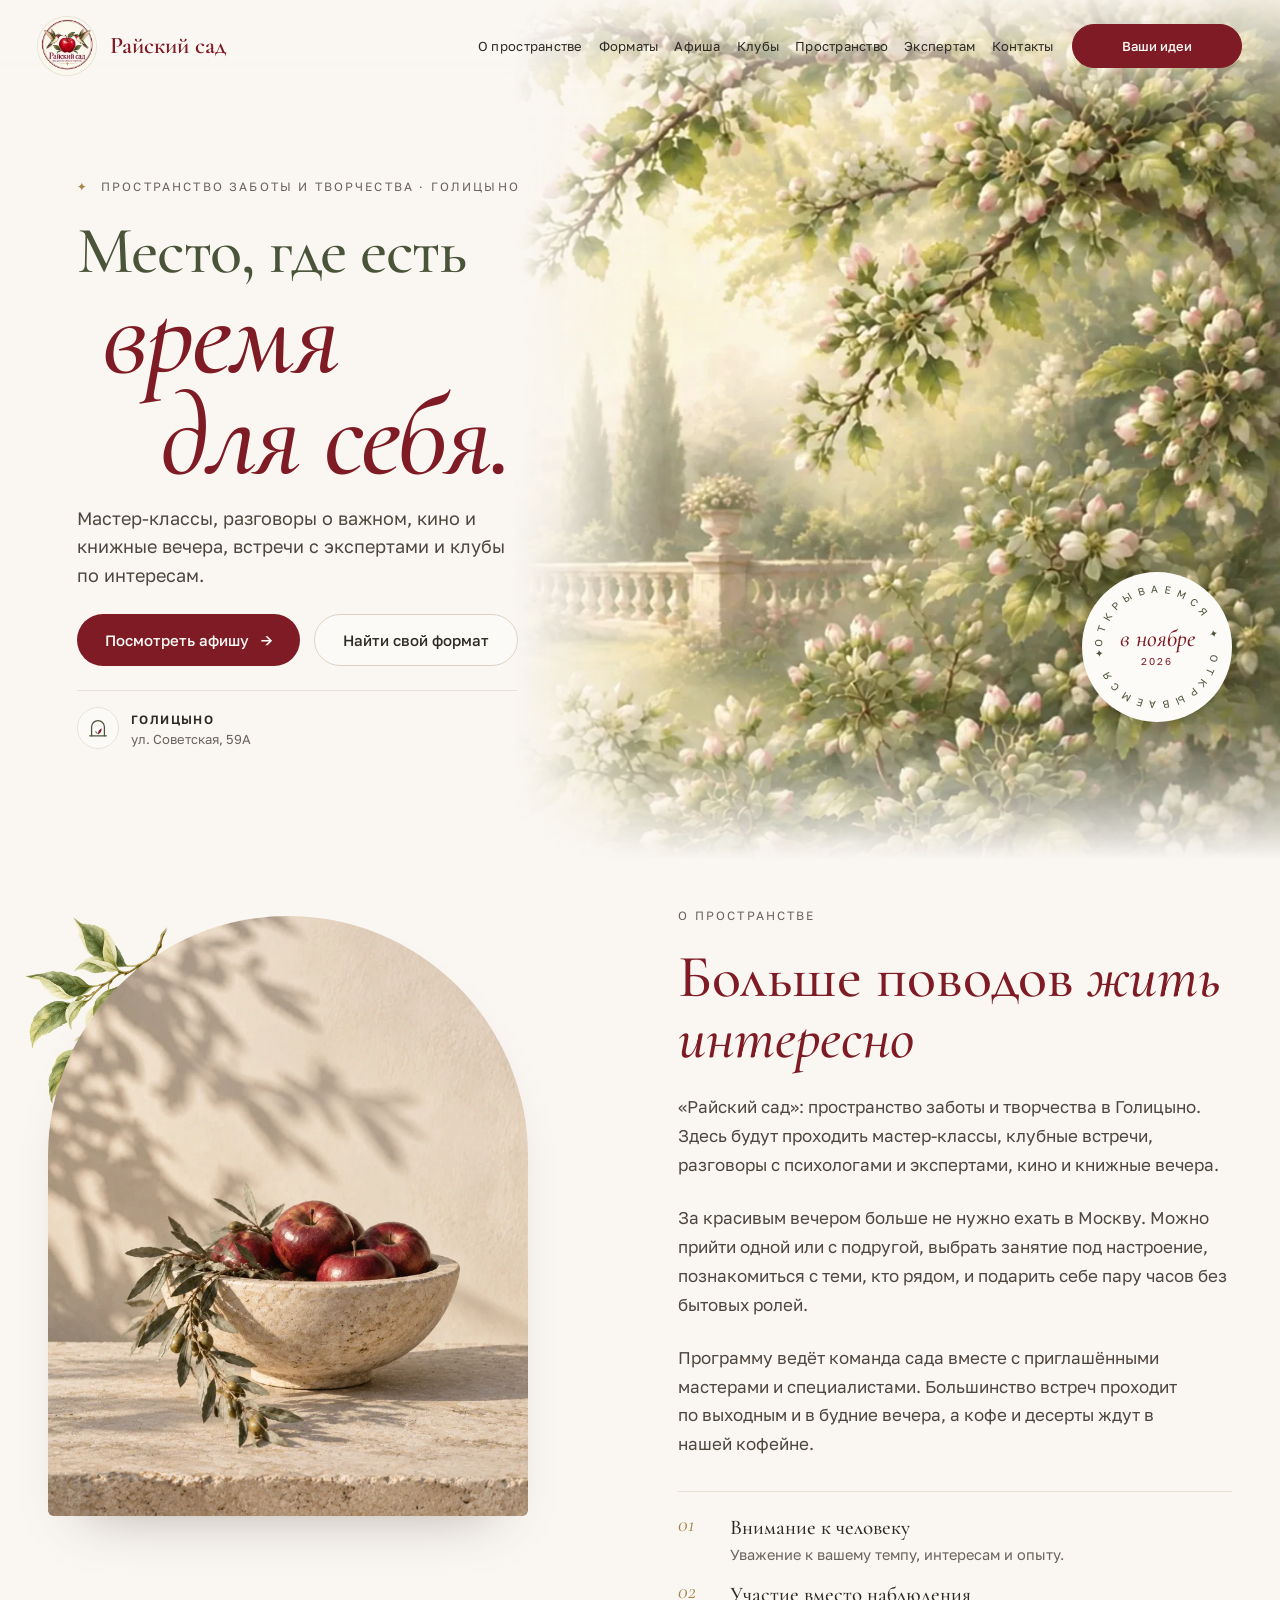
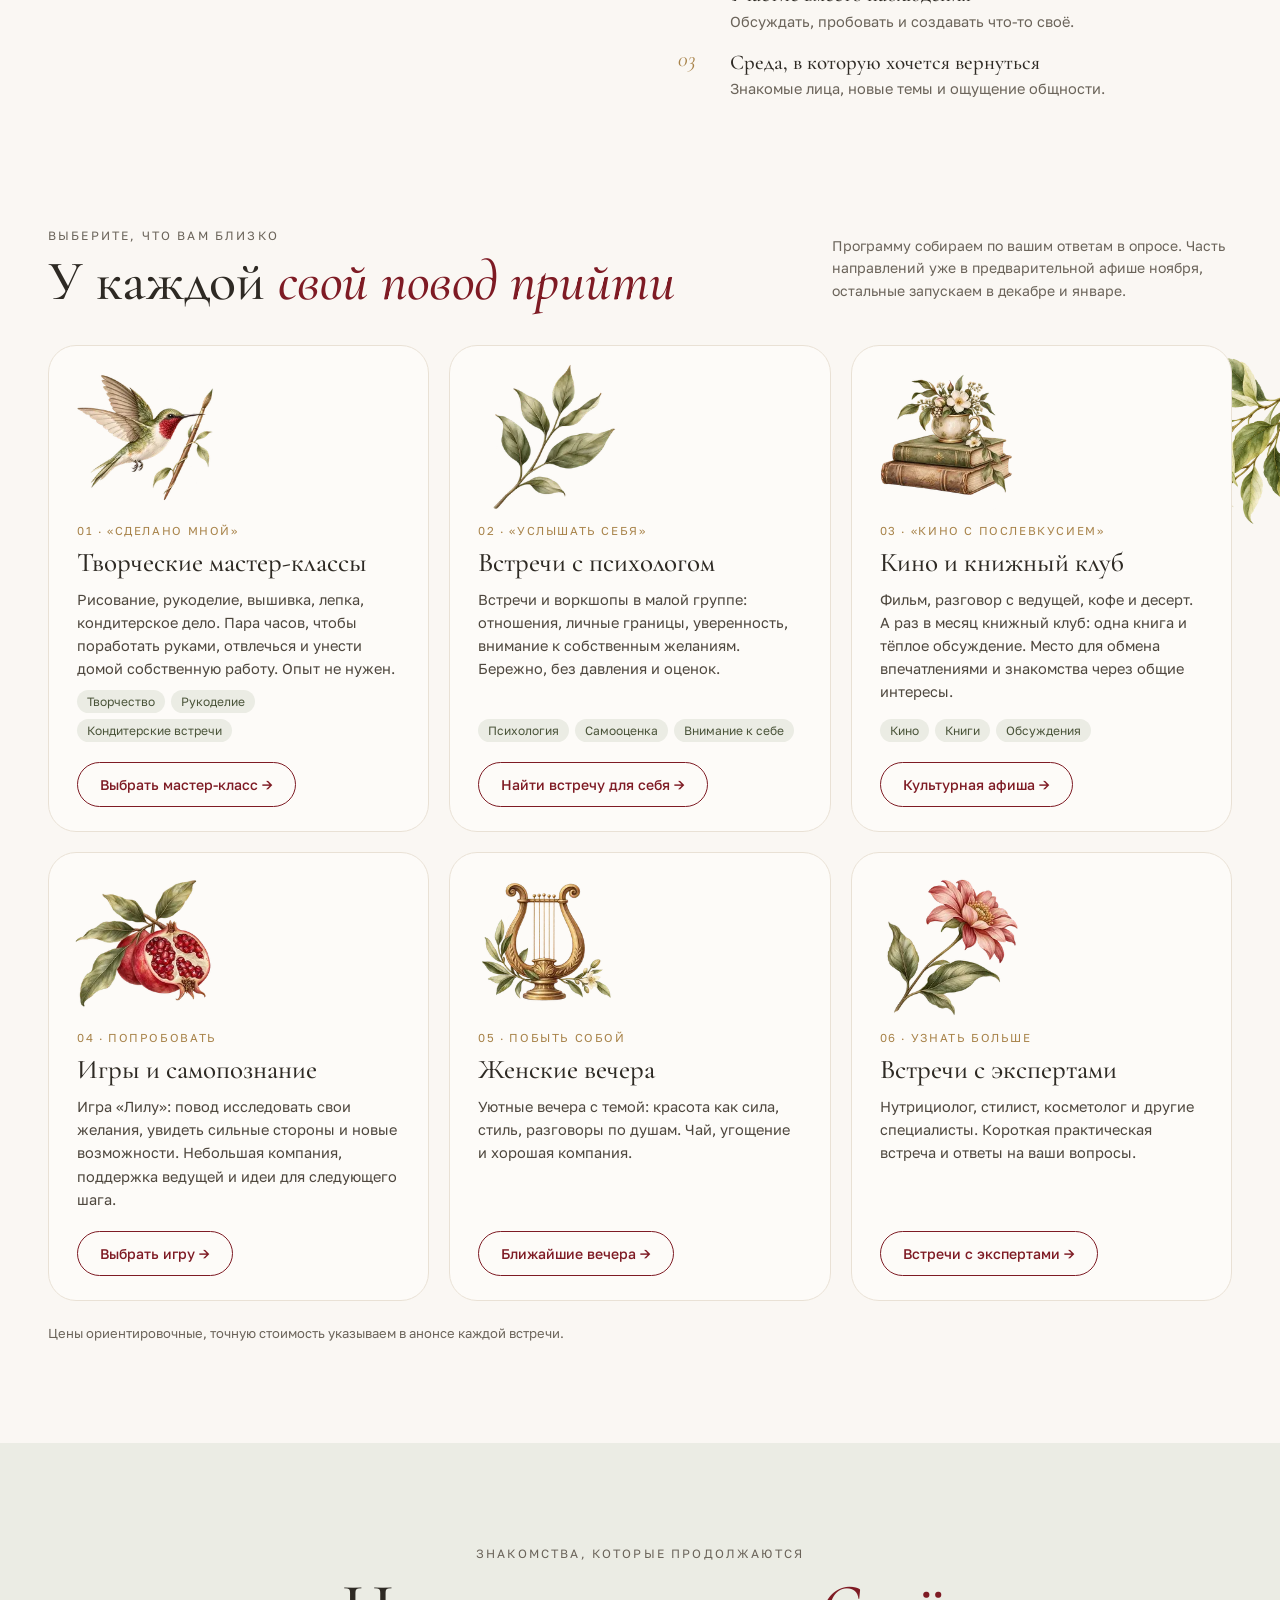
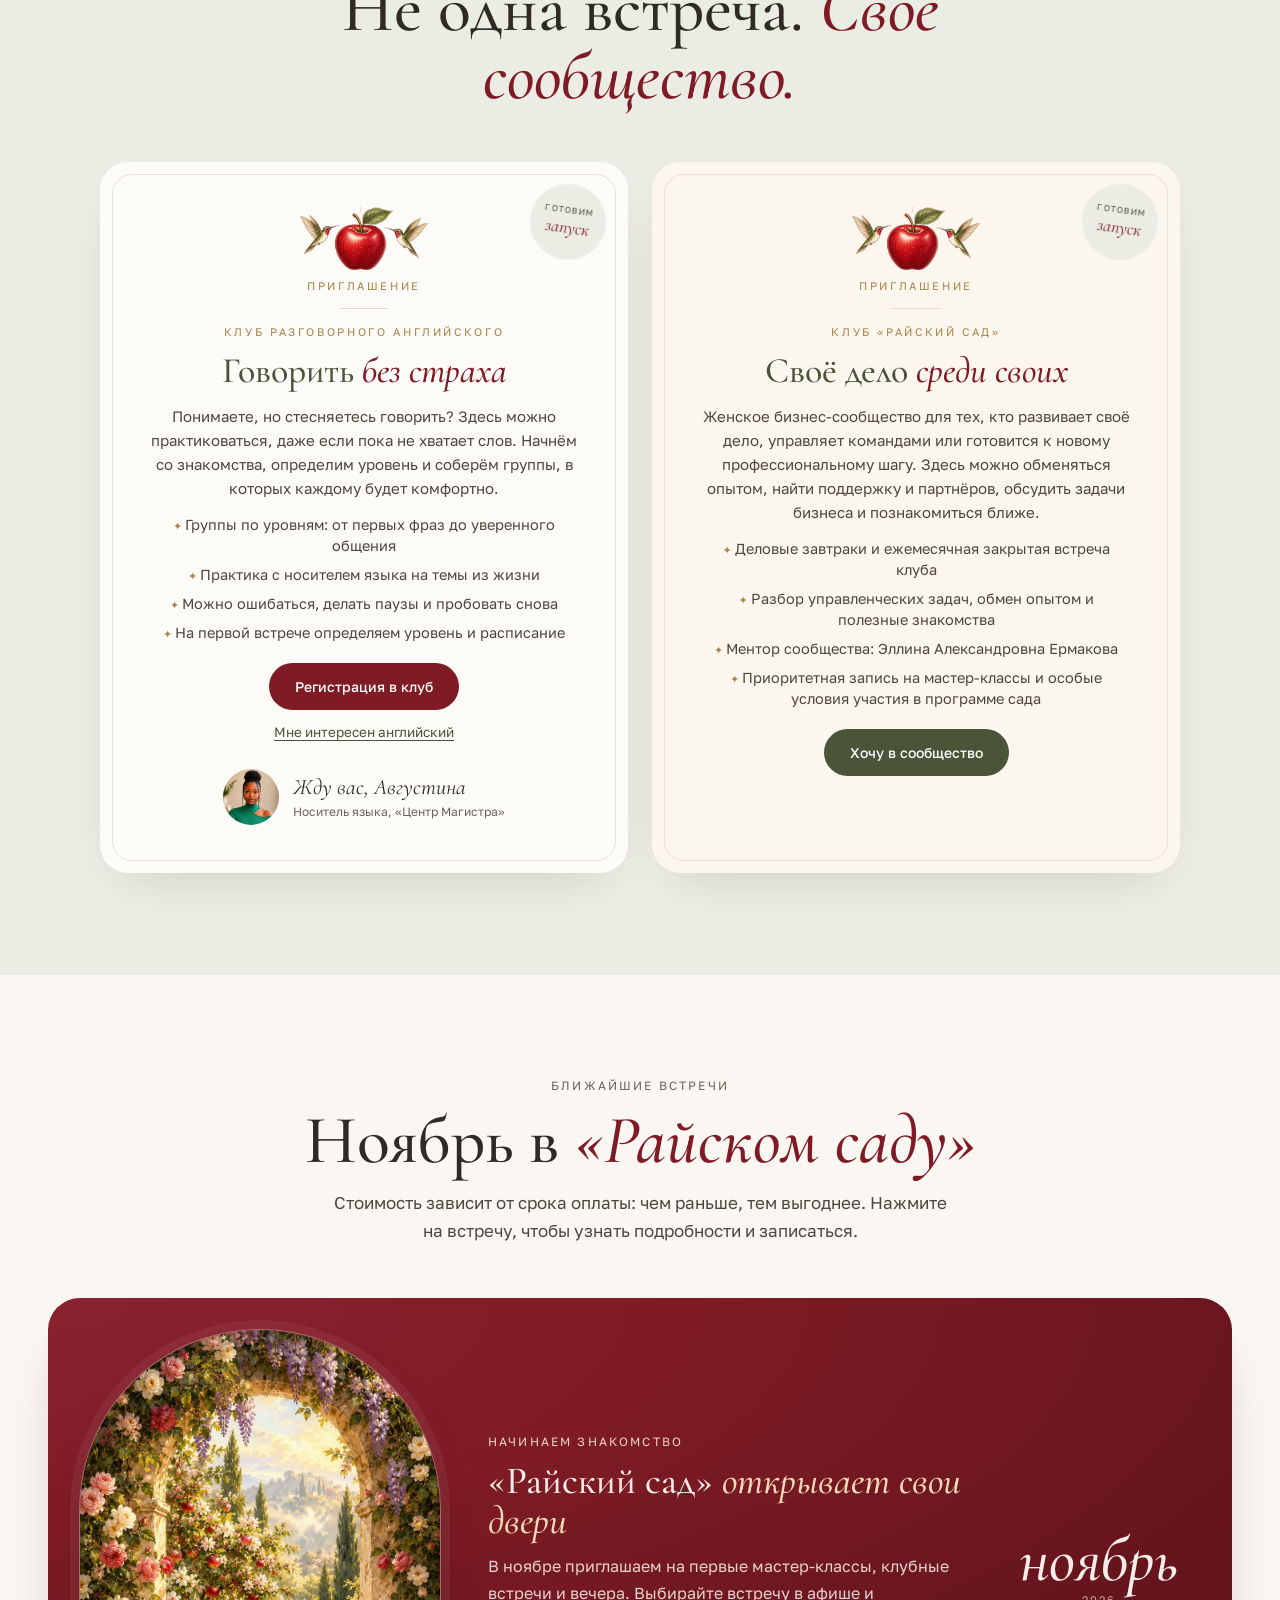
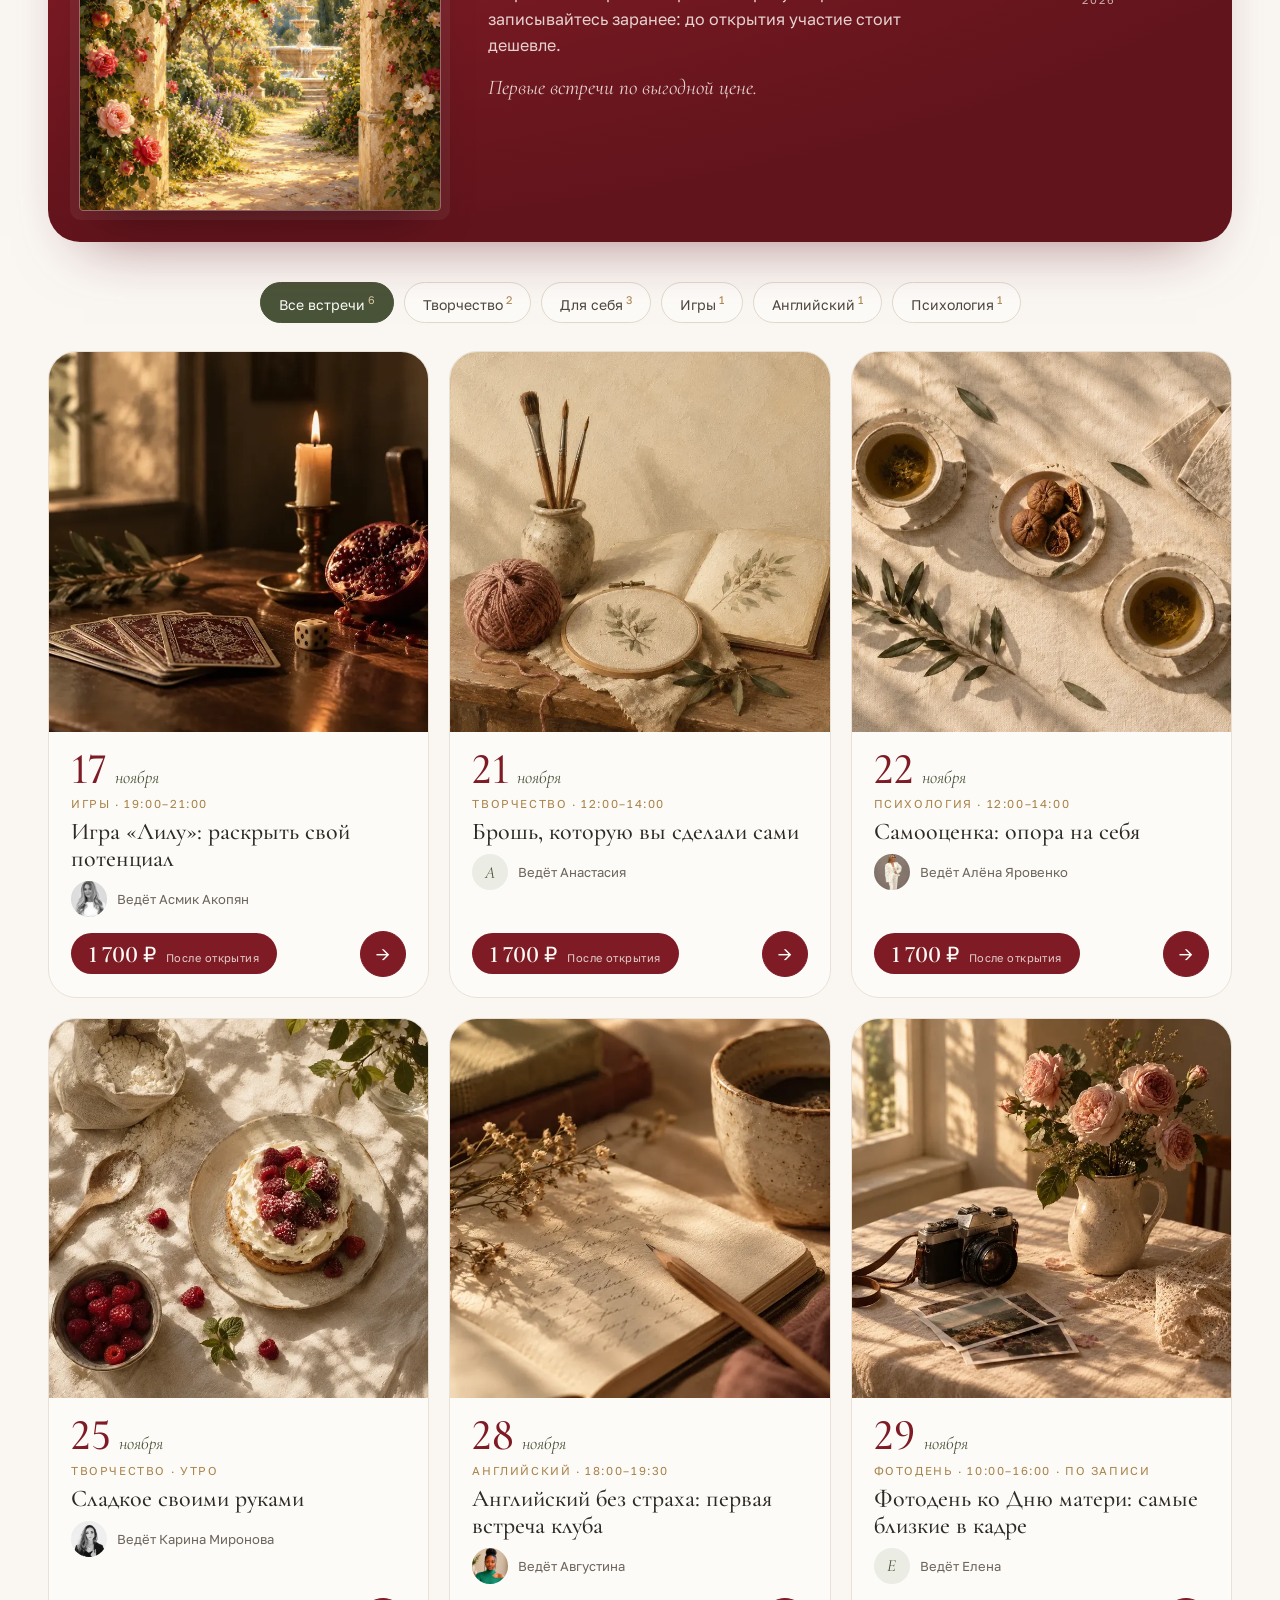
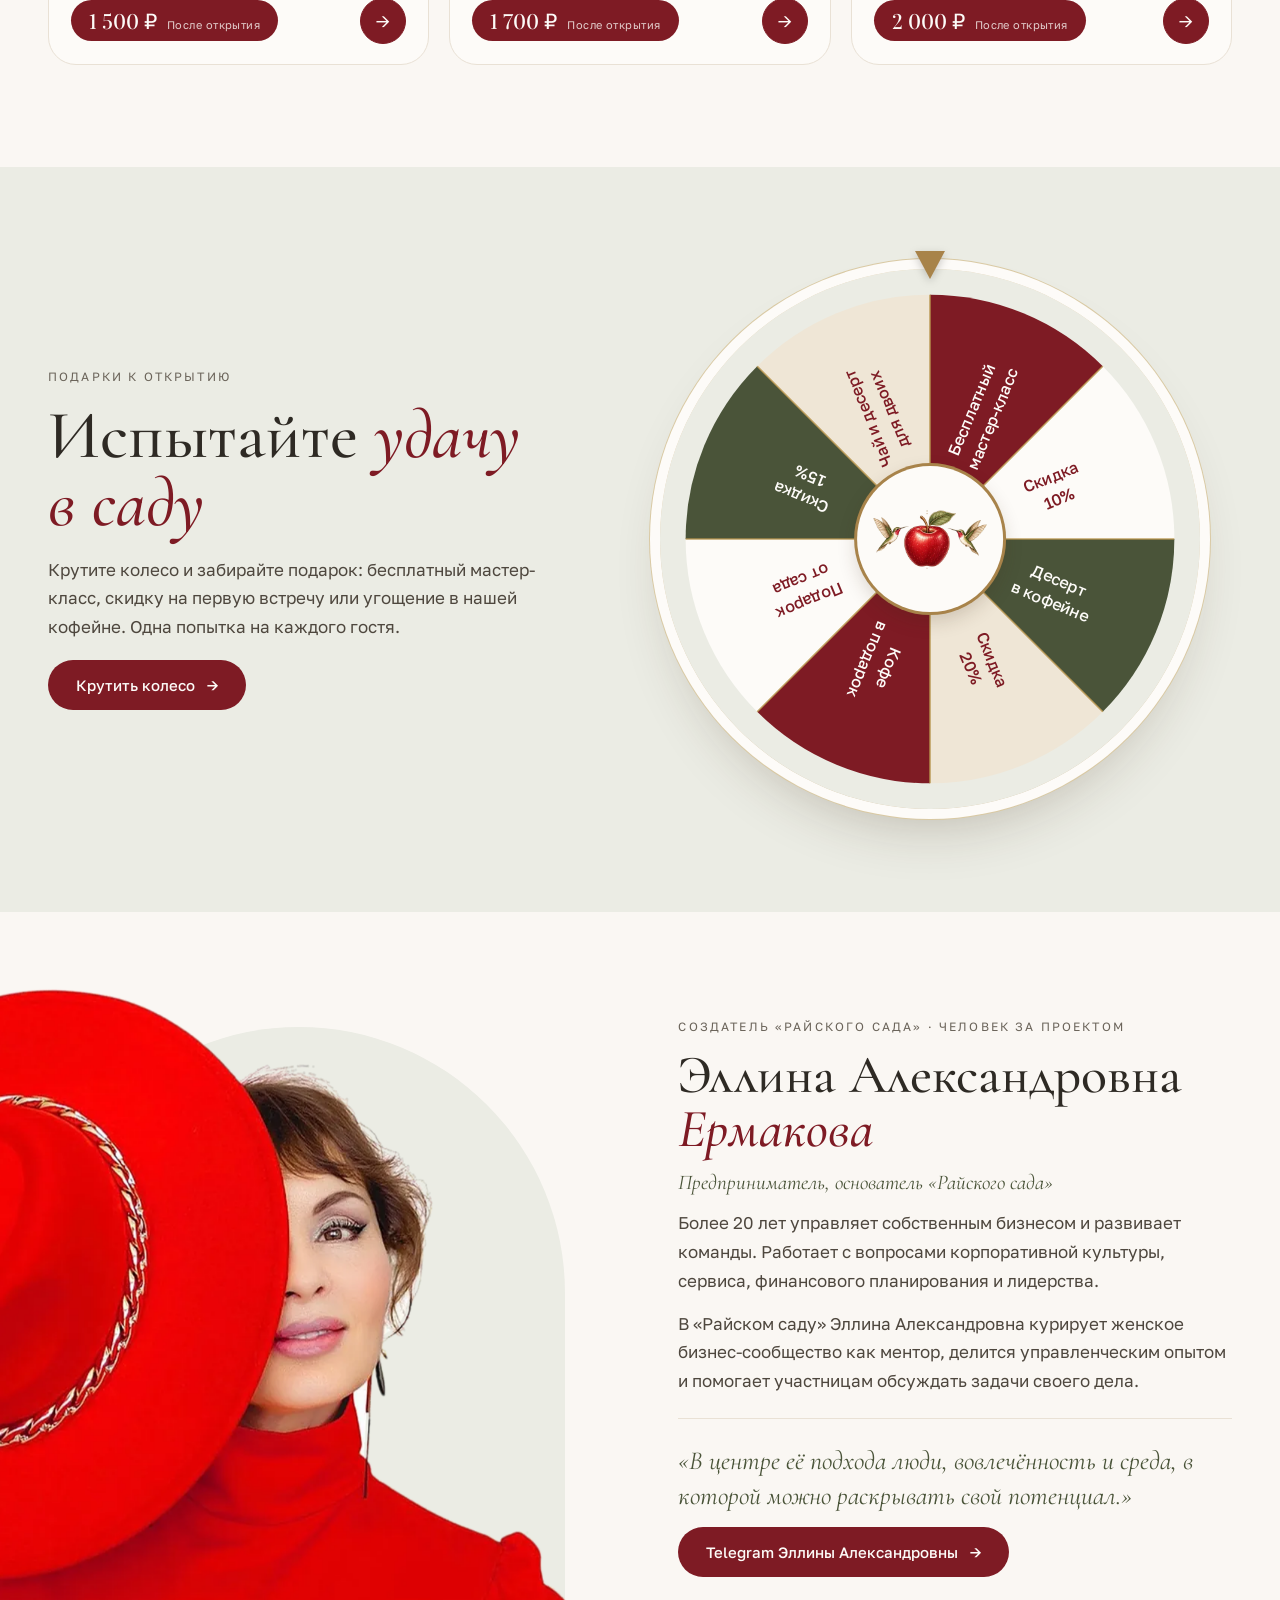
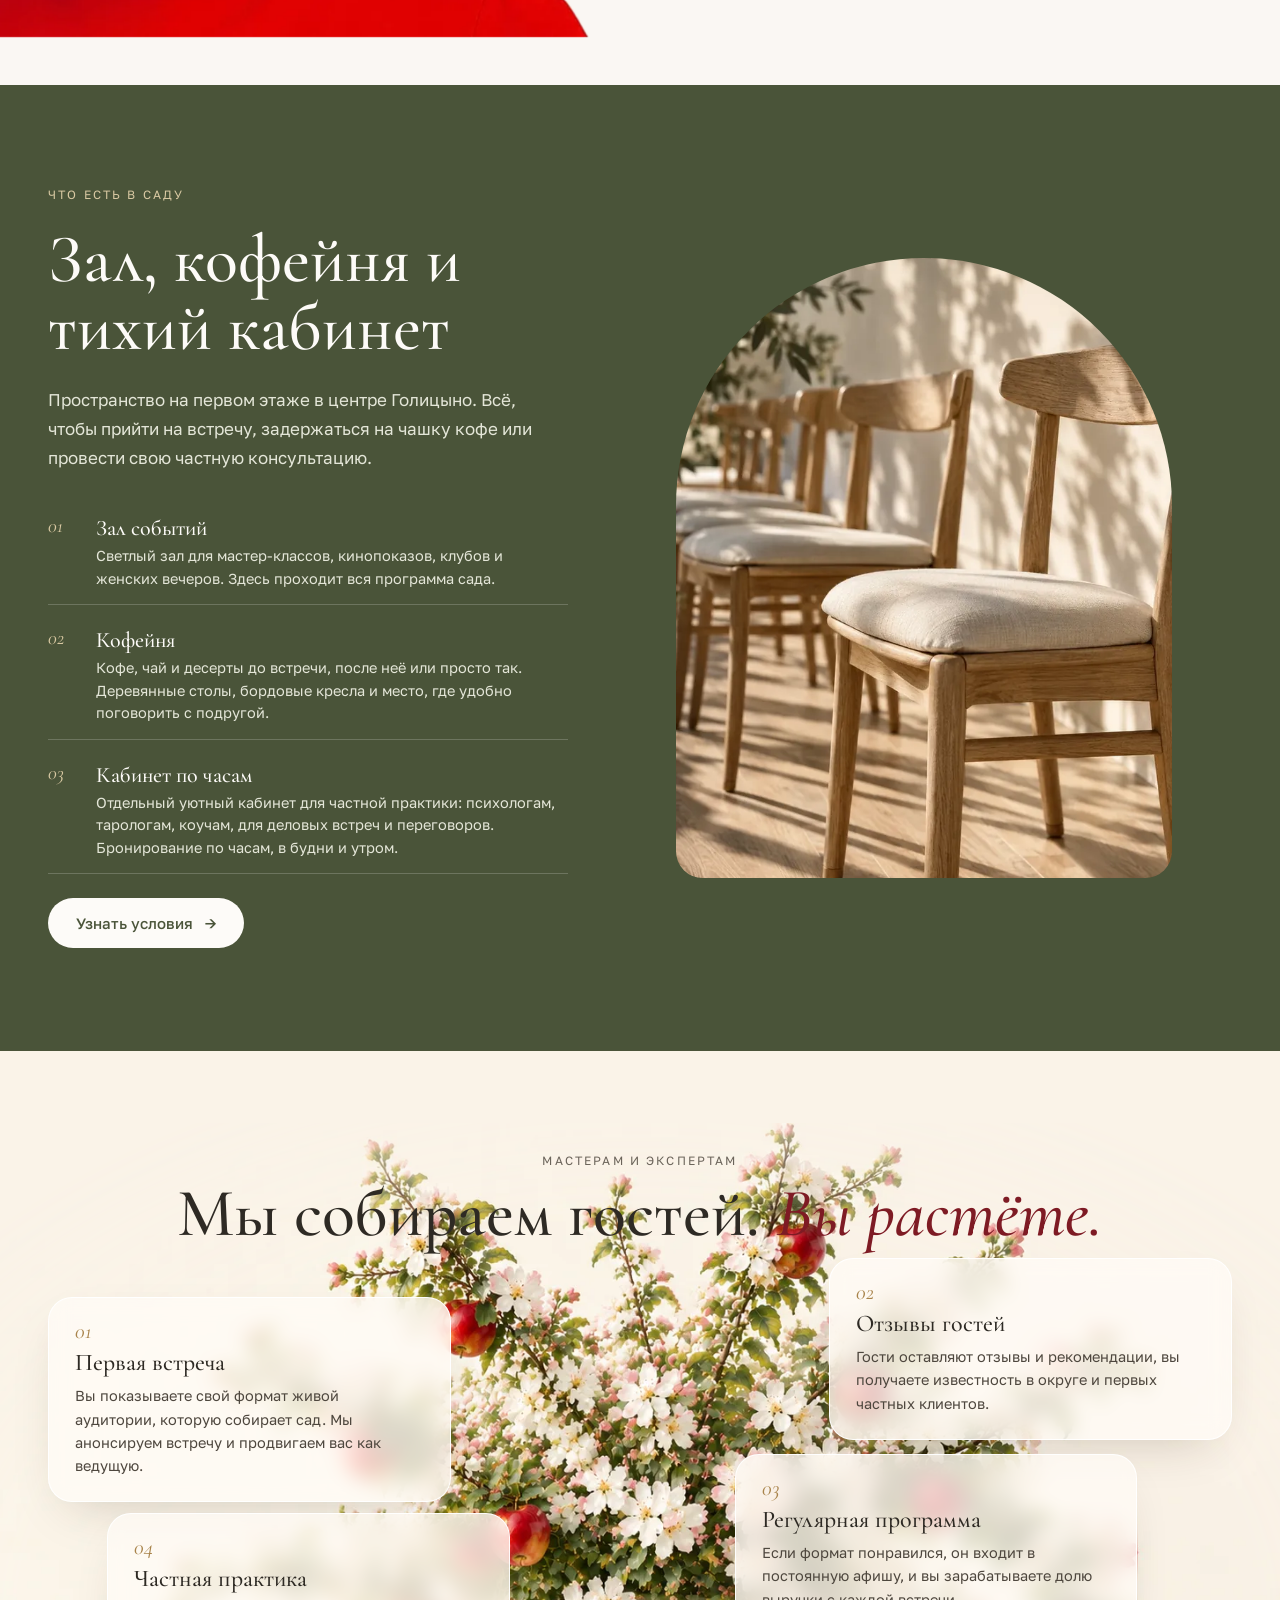
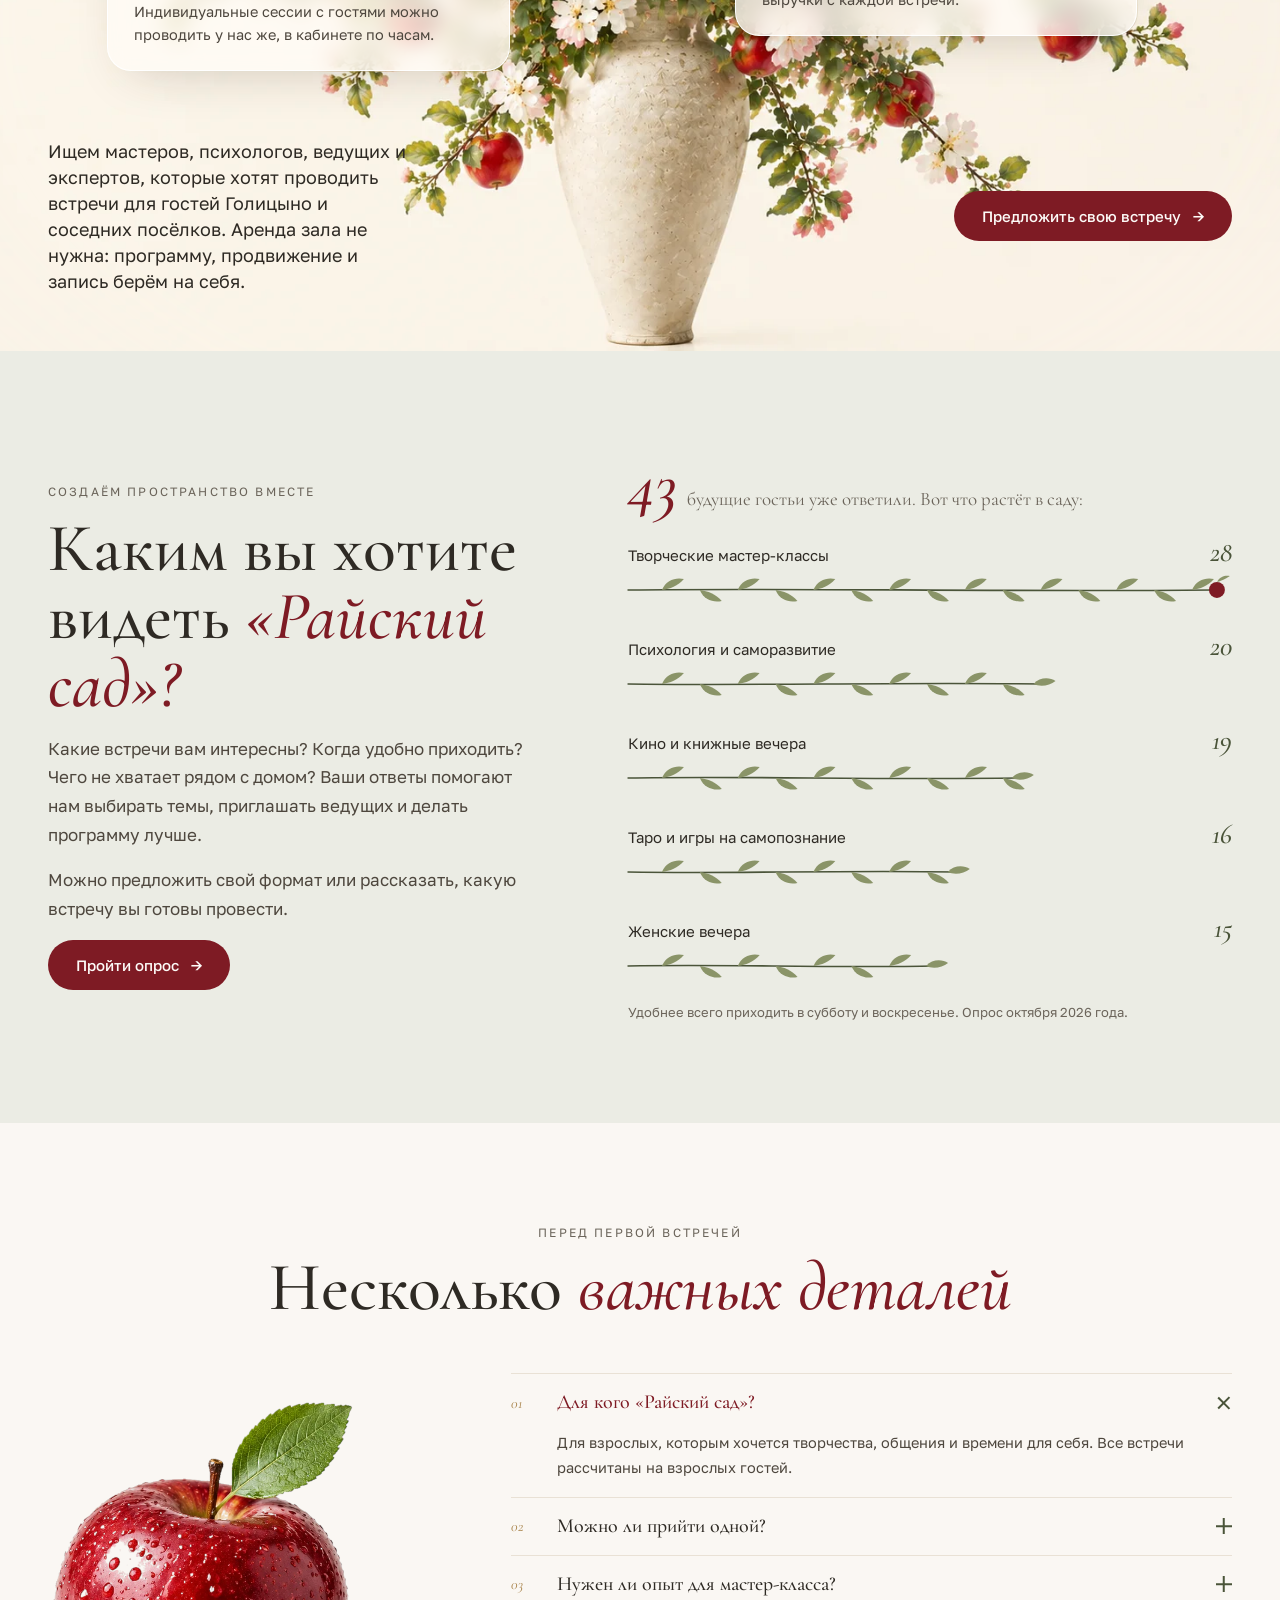
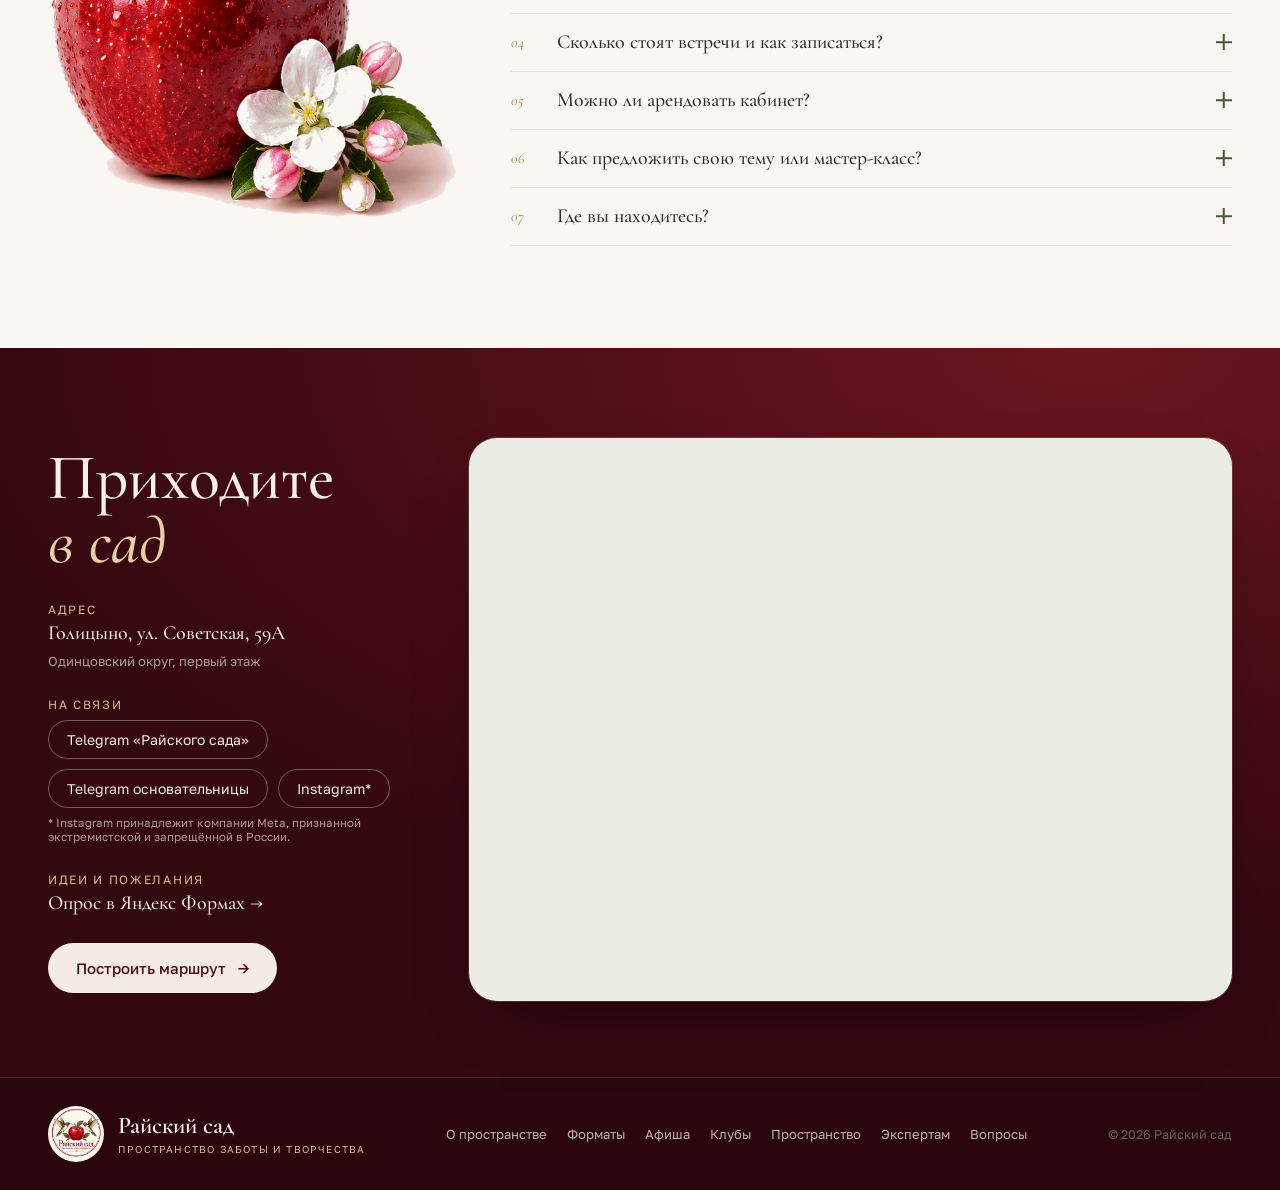
<file: light.html>
<!DOCTYPE html>
<html lang="ru">
<head>
<meta charset="utf-8">
<meta name="viewport" content="width=device-width, initial-scale=1">
<title>Райский сад · Пространство заботы и творчества в Голицыно</title>
<meta name="description" content="«Райский сад» в Голицыно: мастер-классы, разговоры о важном, кино и книжные вечера, встречи с экспертами и клубы по интересам. Открываемся в ноябре.">
<link rel="icon" type="image/png" href="assets/favicon.png">
<link rel="preconnect" href="https://fonts.googleapis.com">
<link rel="preconnect" href="https://fonts.gstatic.com" crossorigin>
<link href="https://fonts.googleapis.com/css2?family=Cormorant+Garamond:ital,wght@0,400;0,500;0,600;1,400;1,500&family=Golos+Text:wght@400;500;600&family=Playfair+Display:wght@500&display=swap" rel="stylesheet">
<link rel="stylesheet" href="light.css?v=1792800000">
<link rel="preload" as="image" href="video/garden-light-first.webp?v=1792703688" fetchpriority="high">
<script>document.documentElement.classList.add('js')</script>
</head>
<body>



<header class="header" id="header">
  <div class="wrap header__inner">
    <a href="#top" class="brand brand--round" aria-label="Райский сад, на главную">
      <img class="brand__logo" src="assets/logo-round.webp" alt="" width="192" height="192">
      <span class="brand__text">
        <span class="brand__name">Райский сад</span>
        <span class="brand__tag">Пространство заботы и творчества</span>
      </span>
    </a>
    <nav class="nav nav--left" id="navLeft" aria-label="Основное меню">
      <a href="#about">О пространстве</a>
      <a href="#formats">Форматы</a>
      <a href="#calendar">Афиша</a>
      <a href="#clubs">Клубы</a>
      <a href="#space">Пространство</a>
      <a href="#experts">Экспертам</a>
      <a href="#contacts">Контакты</a>
    </nav>
    <div class="header__right">
      <a href="https://forms.yandex.ru/u/6abe9f35eb614675eab06506/" target="_blank" rel="noopener" class="btn btn--outline btn--sm header__cta">Ваши идеи</a>
      <button class="burger" id="burger" aria-label="Меню" aria-expanded="false" aria-controls="navLeft"><span></span><span></span><span></span></button>
    </div>
  </div>
</header>

<main id="top">

  <!-- Главный экран -->
  <section class="wrap hero has-deco" id="hero">
    <div class="petals" id="petals" aria-hidden="true"></div>
    <div class="hero__text">
      <div class="eyebrow hero__eyebrow"><span class="star">✦</span>Пространство заботы и творчества · Голицыно</div>
      <h1 class="hero__title hero__title--time"><span class="hero__l1">Место, где есть</span><em class="hero__l2"><span>время</span><span>для&nbsp;себя.</span></em></h1>
      <p class="hero__lead">Мастер-классы, разговоры о важном, кино и книжные вечера, встречи с экспертами и клубы по интересам.</p>
      <div class="hero__actions">
        <a href="#calendar" class="btn btn--primary">Посмотреть афишу <span>→</span></a>
        <a href="#formats" class="btn btn--ghost">Найти свой формат</a>
      </div>
      <div class="hero__facts">
        <div class="fact"><span class="fact__icon"><svg class="fact__svg" viewBox="0 0 24 24" aria-hidden="true"><path d="M5 20.5V11a7 7 0 0 1 14 0v9.5"/><path d="M3 20.5h18"/><path class="fact__accent" d="M12 19c-.1-3.4 1.6-5.7 4-6.5 0 3.2-1.6 5.5-4 6.5z"/><path class="fact__accent fact__accent--soft" d="M12 19c-.4-2.2-1.6-3.6-3.1-4 .1 2 1.2 3.3 3.1 4z"/></svg></span><div><div class="fact__title">Голицыно</div><div class="fact__sub">ул. Советская, 59А</div></div></div>
      </div>
    </div>
    <div class="hero__visual">
      <div class="hero__art">
      <div class="hero__photo garden" id="garden">
        <video class="garden__video" muted playsinline webkit-playsinline preload="auto" poster="video/garden-light-first.webp?v=1792703688" data-end="video/garden-light-last.webp?v=1792703688">
          <source src="video/garden-light-sm.mp4?v=1792703688" type="video/mp4" media="(max-width: 900px)">
          <source src="video/garden-light.mp4?v=1792703688" type="video/mp4">
        </video>
      </div>
      </div>
      <a href="#calendar" class="hero__seal" aria-label="Открываемся в ноябре">
        <svg class="hero__seal-ring" viewBox="0 0 160 160" aria-hidden="true"><defs><path id="sealArc" d="M80 80 m-58 0 a58 58 0 1 1 116 0 a58 58 0 1 1 -116 0"/></defs><text><textPath href="#sealArc" startOffset="0" textLength="362" lengthAdjust="spacing">ОТКРЫВАЕМСЯ ✦ ОТКРЫВАЕМСЯ ✦ </textPath></text></svg><b class="hero__seal-month">в&nbsp;ноябре</b><span class="hero__seal-year">2026</span>
      </a>
    </div>
  </section>


  <!-- О пространстве -->
  <section class="wrap about has-deco" id="about">
    <img class="deco deco--about-left" src="images/deco/branch-right.webp" alt="" aria-hidden="true" loading="lazy">
    <div class="about__photo about__photo--bowl">
      <img src="images/about2/bowl.webp?v=1792740631" srcset="images/about2/bowl-sm.webp?v=1 720w, images/about2/bowl.webp?v=1792740631 900w" sizes="(max-width: 960px) 92vw, 40vw" loading="lazy" decoding="async" alt="Каменная чаша с красными яблоками и оливковой ветвью в солнечном свете" loading="lazy" width="900" height="1124">
    </div>
    <div class="about__text">
      <div class="eyebrow">О пространстве</div>
      <h2 class="h2 about__title">Больше поводов <em>жить интересно</em></h2>
      <p class="lead">«Райский сад»: пространство заботы и творчества в Голицыно. Здесь будут проходить мастер-классы, клубные встречи, разговоры с психологами и экспертами, кино и книжные вечера.</p>
      <p class="lead">За красивым вечером больше не нужно ехать в Москву. Можно прийти одной или с подругой, выбрать занятие под настроение, познакомиться с теми, кто рядом, и подарить себе пару часов без бытовых ролей.</p>
      <p class="lead">Программу ведёт команда сада вместе с приглашёнными мастерами и специалистами. Большинство встреч проходит по выходным и в будние вечера, а кофе и десерты ждут в нашей кофейне.</p>
      <ol class="principles">
        <li><span>01</span><b>Внимание к человеку</b>Уважение к вашему темпу, интересам и опыту.</li>
        <li><span>02</span><b>Участие вместо наблюдения</b>Обсуждать, пробовать и создавать что-то своё.</li>
        <li><span>03</span><b>Среда, в которую хочется вернуться</b>Знакомые лица, новые темы и ощущение общности.</li>
      </ol>
    </div>
  </section>

  <!-- Форматы -->
  <section class="wrap section has-deco" id="formats">
    <img class="deco deco--formats-right" src="images/deco/branch-right.webp" alt="" aria-hidden="true" loading="lazy">
    <div class="dirs-head">
      <div><div class="eyebrow">Выберите, что вам близко</div>
      <h2 class="h2 dirs-head__title">У каждой <em>свой повод прийти</em></h2></div>
      <p class="dirs-head__text">Программу собираем по вашим ответам в опросе. Часть направлений уже в предварительной афише ноября, остальные запускаем в декабре и январе.</p>
    </div>
    <div class="fmts">
      <a href="#calendar" class="fmt" data-filter-link="Творчество">
        <img class="fmt__icon" src="images/icons/art.webp" srcset="images/icons/art-sm.webp 240w, images/icons/art.webp 360w" sizes="(max-width: 640px) 128px, 180px" alt="" loading="lazy" decoding="async" width="360" height="360">
        <span class="fmt__kicker">01 · «Сделано мной»</span>
        <span class="fmt__title">Творческие мастер-классы</span>
        <span class="fmt__text">Рисование, рукоделие, вышивка, лепка, кондитерское дело. Пара часов, чтобы поработать руками, отвлечься и унести домой собственную работу. Опыт не нужен.</span>
        <span class="fmt__tags"><i>Творчество</i><i>Рукоделие</i><i>Кондитерские встречи</i></span>
        <span class="fmt__link">Выбрать мастер-класс →</span>
      </a>
      <a href="#calendar" class="fmt" data-filter-link="Психология">
        <img class="fmt__icon" src="images/icons/psychology.webp" srcset="images/icons/psychology-sm.webp 240w, images/icons/psychology.webp 360w" sizes="(max-width: 640px) 128px, 180px" alt="" loading="lazy" decoding="async" width="360" height="360">
        <span class="fmt__kicker">02 · «Услышать себя»</span>
        <span class="fmt__title">Встречи с психологом</span>
        <span class="fmt__text">Встречи и воркшопы в малой группе: отношения, личные границы, уверенность, внимание к собственным желаниям. Бережно, без давления и оценок.</span>
        <span class="fmt__tags"><i>Психология</i><i>Самооценка</i><i>Внимание к себе</i></span>
        <span class="fmt__link">Найти встречу для себя →</span>
      </a>
      <a href="#calendar" class="fmt" data-filter-link="Кино и книги">
        <img class="fmt__icon" src="images/icons/lectures.webp" srcset="images/icons/lectures-sm.webp 240w, images/icons/lectures.webp 360w" sizes="(max-width: 640px) 128px, 180px" alt="" loading="lazy" decoding="async" width="360" height="360">
        <span class="fmt__kicker">03 · «Кино с послевкусием»</span>
        <span class="fmt__title">Кино и книжный клуб</span>
        <span class="fmt__text">Фильм, разговор с ведущей, кофе и десерт. А раз в месяц книжный клуб: одна книга и тёплое обсуждение. Место для обмена впечатлениями и знакомства через общие интересы.</span>
        <span class="fmt__tags"><i>Кино</i><i>Книги</i><i>Обсуждения</i></span>
        <span class="fmt__link">Культурная афиша →</span>
      </a>
      <a href="#calendar" class="fmt" data-filter-link="Игры">
        <img class="fmt__icon" src="images/icons/people.webp" srcset="images/icons/people-sm.webp 240w, images/icons/people.webp 360w" sizes="(max-width: 640px) 128px, 180px" alt="" loading="lazy" decoding="async" width="360" height="360">
        <span class="fmt__kicker">04 · Попробовать</span>
        <span class="fmt__title">Игры и самопознание</span>
        <span class="fmt__text">Игра «Лилу»: повод исследовать свои желания, увидеть сильные стороны и новые возможности. Небольшая компания, поддержка ведущей и идеи для следующего шага.</span>
        
        <span class="fmt__link">Выбрать игру →</span>
      </a>
      <a href="#calendar" class="fmt" data-filter-link="Женские вечера">
        <img class="fmt__icon" src="images/icons/music.webp" srcset="images/icons/music-sm.webp 240w, images/icons/music.webp 360w" sizes="(max-width: 640px) 128px, 180px" alt="" loading="lazy" decoding="async" width="360" height="360">
        <span class="fmt__kicker">05 · Побыть собой</span>
        <span class="fmt__title">Женские вечера</span>
        <span class="fmt__text">Уютные вечера с темой: красота как сила, стиль, разговоры по душам. Чай, угощение и хорошая компания.</span>
        
        <span class="fmt__link">Ближайшие вечера →</span>
      </a>
      <a href="#calendar" class="fmt" data-filter-link="Эксперты">
        <img class="fmt__icon" src="images/icons/beauty.webp" srcset="images/icons/beauty-sm.webp 240w, images/icons/beauty.webp 360w" sizes="(max-width: 640px) 128px, 180px" alt="" loading="lazy" decoding="async" width="360" height="360">
        <span class="fmt__kicker">06 · Узнать больше</span>
        <span class="fmt__title">Встречи с экспертами</span>
        <span class="fmt__text">Нутрициолог, стилист, косметолог и другие специалисты. Короткая практическая встреча и ответы на ваши вопросы.</span>
        
        <span class="fmt__link">Встречи с экспертами →</span>
      </a>
    </div>
    <p class="note">Цены ориентировочные, точную стоимость указываем в анонсе каждой встречи.</p>
  </section>

  <!-- Клубы -->
  <section class="clubs-l" id="clubs">
    <div class="wrap section">
      <div class="sec-head">
        <div class="eyebrow">Знакомства, которые продолжаются</div>
        <h2 class="h2">Не одна встреча. <em>Своё сообщество.</em></h2>
      </div>
      <div class="clubs3__cards">
        <article class="inv inv--milk">
          <div class="inv__logo"><img decoding="async" src="assets/logo-emblem.webp" alt="" width="360" height="186"><small>Приглашение</small></div>
          <hr>
          <span class="inv__caps">Клуб разговорного английского</span>
          <h3>Говорить <em>без страха</em></h3>
          <p>Понимаете, но стесняетесь говорить? Здесь можно практиковаться, даже если пока не хватает слов. Начнём со знакомства, определим уровень и соберём группы, в которых каждому будет комфортно.</p>
          <ul><li>Группы по уровням: от первых фраз до уверенного общения</li><li>Практика с носителем языка на темы из жизни</li><li>Можно ошибаться, делать паузы и пробовать снова</li><li>На первой встрече определяем уровень и расписание</li></ul>
          <a class="inv__btn" href="https://t.me/rayskiysad_golitsyno" target="_blank" rel="noopener">Регистрация в клуб</a>
          <a class="inv__link" href="https://forms.yandex.ru/u/6abe9f35eb614675eab06506/" target="_blank" rel="noopener">Мне интересен английский</a>
          <div class="inv__sign"><img decoding="async" src="images/people/avgustina.webp" alt="Августина, ведущая клуба" width="800" height="960" loading="lazy"><div>Жду вас, Августина<small>Носитель языка, «Центр Магистра»</small></div></div>
          <div class="inv__seal" aria-label="Готовим запуск">Готовим<i>запуск</i></div>
        </article>
        <article class="inv inv--wine">
          <div class="inv__logo"><img decoding="async" src="assets/logo-emblem.webp" alt="" width="360" height="186"><small>Приглашение</small></div>
          <hr>
          <span class="inv__caps">Клуб «Райский сад»</span>
          <h3>Своё дело <em>среди своих</em></h3>
          <p>Женское бизнес-сообщество для тех, кто развивает своё дело, управляет командами или готовится к новому профессиональному шагу. Здесь можно обменяться опытом, найти поддержку и партнёров, обсудить задачи бизнеса и познакомиться ближе.</p>
          <ul><li>Деловые завтраки и ежемесячная закрытая встреча клуба</li><li>Разбор управленческих задач, обмен опытом и полезные знакомства</li><li>Ментор сообщества: Эллина Александровна Ермакова</li><li>Приоритетная запись на мастер-классы и особые условия участия в программе сада</li></ul>
          <a class="inv__btn" href="https://t.me/rayskiysad_golitsyno" target="_blank" rel="noopener">Хочу в сообщество</a>
          <div class="inv__seal" aria-label="Готовим запуск">Готовим<i>запуск</i></div>
        </article>
      </div>
    </div>
  </section>

  <!-- Афиша -->
  <section class="wrap section afisha-l" id="calendar">
    <div class="sec-head">
      <div class="eyebrow">Ближайшие встречи</div>
      <h2 class="h2">Ноябрь в <em>«Райском саду»</em></h2>
      <p class="lead">Стоимость зависит от срока оплаты: чем раньше, тем выгоднее. Нажмите на встречу, чтобы узнать подробности и записаться.</p>
    </div>
    <article class="opening-l">
      <div class="opening-l__art"><img src="images/posters/opening-light2.webp?v=1792748187" alt="Арка в цветущий сад с розами, яблонями и фонтаном" loading="lazy" width="900" height="1200"></div>
      <div class="opening-l__date opening-l__date--month"><b>ноябрь</b><span><small>2026</small></span></div>
      <div class="opening-l__body">
        <div class="eyebrow">Начинаем знакомство</div>
        <h3>«Райский сад» <em>открывает свои двери</em></h3>
        <p>В ноябре приглашаем на первые мастер-классы, клубные встречи и вечера. Выбирайте встречу в афише и записывайтесь заранее: до открытия участие стоит дешевле.</p>
        <p class="opening-l__free">Первые встречи по выгодной цене.</p>
      </div>
    </article>
    <div class="chips" id="chips" role="tablist" aria-label="Фильтр встреч"></div>
    <div class="events" id="events"></div>
  </section>

  <!-- Колесо подарков -->
  <section class="wheel-l" id="wheel">
    <div class="wrap section wheel__grid">
      <div class="wheel__text">
        <div class="eyebrow">Подарки к открытию</div>
        <h2 class="h2">Испытайте <em>удачу в саду</em></h2>
        <p class="lead">Крутите колесо и забирайте подарок: бесплатный мастер-класс, скидку на первую встречу или угощение в нашей кофейне. Одна попытка на каждого гостя.</p>
        <button type="button" class="btn btn--primary wheel__spin" id="wheelSpin">Крутить колесо <span>→</span></button>
        <div class="wheel__result" id="wheelResult" aria-live="polite" hidden>
          <span class="wheel__label">Ваш подарок</span>
          <b class="wheel__prize" id="wheelPrize"></b>
          <span class="wheel__code">Промокод: <strong id="wheelCode"></strong></span>
          <p>Сохраните промокод и назовите его при записи на встречу или в кофейне. Подарок действует до 31 декабря 2026 года.</p>
          <a class="btn btn--ghost btn--sm" href="https://t.me/rayskiysad_golitsyno" target="_blank" rel="noopener">Написать в Telegram</a>
        </div>
      </div>
      <div class="wheel__stage">
        <span class="wheel__pointer" aria-hidden="true"></span>
        <svg class="wheel__disc" id="wheelDisc" viewBox="-200 -200 400 400" role="img" aria-label="Колесо с подарками"></svg>
        <span class="wheel__hub"><img src="assets/logo-emblem.webp" alt="" width="360" height="186"></span>
      </div>
    </div>
  </section>

  <!-- Основательница -->
  <section class="wrap section founder-l" id="founder">
    <div class="founder-l__photo"><img decoding="async" src="images/people/ellina-cut.webp?v=1792680082&o=1792596660" alt="Эллина Александровна Ермакова в красной шляпе" width="1280" height="1280" loading="lazy"></div>
    <div class="founder-l__text">
      <div class="eyebrow">Создатель «Райского сада» · Человек за проектом</div>
      <h2 class="h2">Эллина Александровна <em>Ермакова</em></h2>
      <p class="founder-l__role">Предприниматель, основатель «Райского сада»</p>
      <p class="lead">Более 20 лет управляет собственным бизнесом и развивает команды. Работает с вопросами корпоративной культуры, сервиса, финансового планирования и лидерства.</p>
      <p class="lead">В «Райском саду» Эллина Александровна курирует женское бизнес-сообщество как ментор, делится управленческим опытом и помогает участницам обсуждать задачи своего дела.</p>
      <blockquote class="about__quote">«В центре её подхода люди, вовлечённость и среда, в которой можно раскрывать свой потенциал.»</blockquote>
      <a href="https://t.me/ermakovalina2022" target="_blank" rel="noopener" class="btn btn--primary">Telegram Эллины Александровны <span>→</span></a>
    </div>
  </section>

  <!-- Пространство -->
  <section class="rent" id="space">
    <div class="wrap section rent__inner">
      <div class="rent__text">
        <div class="eyebrow">Что есть в саду</div>
        <h2 class="h2">Зал, кофейня и тихий кабинет</h2>
        <p class="lead">Пространство на первом этаже в центре Голицыно. Всё, чтобы прийти на встречу, задержаться на чашку кофе или провести свою частную консультацию.</p>
        <ol class="zones">
          <li><span>01</span><b>Зал событий</b>Светлый зал для мастер-классов, кинопоказов, клубов и женских вечеров. Здесь проходит вся программа сада.</li>
          <li><span>02</span><b>Кофейня</b>Кофе, чай и десерты до встречи, после неё или просто так. Деревянные столы, бордовые кресла и место, где удобно поговорить с подругой.</li>
          <li><span>03</span><b>Кабинет по часам</b>Отдельный уютный кабинет для частной практики: психологам, тарологам, коучам, для деловых встреч и переговоров. Бронирование по часам, в будни и утром.</li>
        </ol>
        <a href="https://t.me/rayskiysad_golitsyno" target="_blank" rel="noopener" class="btn btn--light">Узнать условия <span>→</span></a>
      </div>
      <div class="media rent__photo"><img src="images/space/hall.webp?v=1792740926" alt="Деревянные стулья в тёплом утреннем свете" loading="lazy" width="700" height="933"></div>
    </div>
  </section>

  <!-- Мастерам и экспертам -->
  <section class="grow-l" id="experts">
    <div class="wrap grow-l__inner">
      <header class="grow-l__head">
        <div class="eyebrow">Мастерам и экспертам</div>
        <h2 class="h2">Мы собираем гостей. <em>Вы растёте.</em></h2>
      </header>
      <img class="grow-l__vase" src="images/experts/vase-light.webp?v=1792741747" alt="Ветви цветущей яблони с яблоками в керамической вазе" width="1600" height="900" loading="lazy">
      <ol class="grow-l__cards">
        <li class="grow-l__card grow-l__card--1"><span>01</span><h3>Первая встреча</h3><p>Вы показываете свой формат живой аудитории, которую собирает сад. Мы анонсируем встречу и продвигаем вас как ведущую.</p></li>
        <li class="grow-l__card grow-l__card--2"><span>02</span><h3>Отзывы гостей</h3><p>Гости оставляют отзывы и рекомендации, вы получаете известность в округе и первых частных клиентов.</p></li>
        <li class="grow-l__card grow-l__card--3"><span>03</span><h3>Регулярная программа</h3><p>Если формат понравился, он входит в постоянную афишу, и вы зарабатываете долю выручки с каждой встречи.</p></li>
        <li class="grow-l__card grow-l__card--4"><span>04</span><h3>Частная практика</h3><p>Индивидуальные сессии с гостями можно проводить у нас же, в кабинете по часам.</p></li>
      </ol>
      <div class="grow-l__foot">
        <p>Ищем мастеров, психологов, ведущих и экспертов, которые хотят проводить встречи для гостей Голицыно и соседних посёлков. Аренда зала не нужна: программу, продвижение и запись берём на себя.</p>
        <a href="https://forms.yandex.ru/u/6abe9f35eb614675eab06506/" target="_blank" rel="noopener" class="btn btn--primary">Предложить свою встречу <span>→</span></a>
      </div>
    </div>
  </section>

  <!-- Опрос -->
  <section class="survey-l" id="ideas">
    <div class="wrap section survey-l__grid">
      <div>
        <div class="eyebrow">Создаём пространство вместе</div>
        <h2 class="h2">Каким вы хотите видеть <em>«Райский сад»?</em></h2>
        <p class="lead">Какие встречи вам интересны? Когда удобно приходить? Чего не хватает рядом с домом? Ваши ответы помогают нам выбирать темы, приглашать ведущих и делать программу лучше.</p>
        <p class="lead">Можно предложить свой формат или рассказать, какую встречу вы готовы провести.</p>
        <a href="https://forms.yandex.ru/u/6abe9f35eb614675eab06506/" target="_blank" rel="noopener" class="btn btn--primary">Пройти опрос <span>→</span></a>
      </div>
      <div class="survey-l__poll">
        <p class="survey-l__count"><b>43</b>будущие гостьи уже ответили. Вот что растёт в саду:</p>
        <ul class="branches" id="branches" data-max="28">
          <li data-v="28">Творческие мастер-классы</li>
          <li data-v="20">Психология и саморазвитие</li>
          <li data-v="19">Кино и книжные вечера</li>
          <li data-v="16">Таро и игры на самопознание</li>
          <li data-v="15">Женские вечера</li>
        </ul>
        <p class="note">Удобнее всего приходить в субботу и воскресенье. Опрос октября 2026 года.</p>
      </div>
    </div>
  </section>

  <!-- Вопросы -->
  <section class="wrap section faq-l" id="faq">
    <div class="sec-head">
      <div class="eyebrow">Перед первой встречей</div>
      <h2 class="h2">Несколько <em>важных деталей</em></h2>
    </div>
    <div class="faq-l__grid">
      <img class="faq-l__apple" src="images/about2/apple-cut.webp?v=1792747362" alt="" aria-hidden="true" loading="lazy" width="700" height="694">
      <div class="faq3__list">
          <details class="faq3__item" open><summary><span class="faq3__n">01</span><span class="faq3__q">Для кого «Райский сад»?</span><i class="faq3__pm" aria-hidden="true"></i></summary><div class="faq3__a"><p>Для взрослых, которым хочется творчества, общения и времени для себя. Все встречи рассчитаны на взрослых гостей.</p></div></details>
          <details class="faq3__item"><summary><span class="faq3__n">02</span><span class="faq3__q">Можно ли прийти одной?</span><i class="faq3__pm" aria-hidden="true"></i></summary><div class="faq3__a"><p>Да. Пространство задумано в том числе для новых знакомств. Выберите интересную тему и приходите без компании, ведущие помогут быстро почувствовать себя своей.</p></div></details>
          <details class="faq3__item"><summary><span class="faq3__n">03</span><span class="faq3__q">Нужен ли опыт для мастер-класса?</span><i class="faq3__pm" aria-hidden="true"></i></summary><div class="faq3__a"><p>Чаще всего нет. Уровень подготовки указываем в анонсе. Многие форматы созданы как раз для первого знакомства с творчеством.</p></div></details>
          <details class="faq3__item"><summary><span class="faq3__n">04</span><span class="faq3__q">Сколько стоят встречи и как записаться?</span><i class="faq3__pm" aria-hidden="true"></i></summary><div class="faq3__a"><p>Стоимость указана в афише у каждой встречи и зависит от срока оплаты: чем раньше, тем выгоднее. Нажмите на встречу в афише и выберите «Записаться и оплатить организаторский взнос».</p></div></details>
          <details class="faq3__item"><summary><span class="faq3__n">05</span><span class="faq3__q">Можно ли арендовать кабинет?</span><i class="faq3__pm" aria-hidden="true"></i></summary><div class="faq3__a"><p>Да, кабинет сдаётся по часам для частной практики и деловых встреч. Напишите нам в <a href="https://t.me/rayskiysad_golitsyno" target="_blank" rel="noopener">Telegram</a>, расскажем о свободном времени и условиях.</p></div></details>
          <details class="faq3__item"><summary><span class="faq3__n">06</span><span class="faq3__q">Как предложить свою тему или мастер-класс?</span><i class="faq3__pm" aria-hidden="true"></i></summary><div class="faq3__a"><p>Заполните <a href="https://forms.yandex.ru/u/6abe9f35eb614675eab06506/" target="_blank" rel="noopener">опрос</a>: в нём есть вопрос для будущих ведущих и экспертов. Расскажите о теме, своём опыте и оставьте контакт, и мы свяжемся с вами.</p></div></details>
          <details class="faq3__item"><summary><span class="faq3__n">07</span><span class="faq3__q">Где вы находитесь?</span><i class="faq3__pm" aria-hidden="true"></i></summary><div class="faq3__a"><p>Голицыно, Одинцовский округ, ул. Советская, 59А, первый этаж.</p></div></details>
        </div>
    </div>
  </section>

  <!-- Контакты -->
  <section class="contacts-dark" id="contacts">
  <div class="wrap contacts">
    <div class="contacts__info">
      <h2 class="h2">Приходите <em>в сад</em></h2>
      <div class="contact">
        <div class="contact__label">Адрес</div>
        <div class="contact__value">Голицыно, ул. Советская, 59А</div>
        <div class="contact__note">Одинцовский округ, первый этаж</div>
      </div>
      <div class="contact">
        <div class="contact__label">На связи</div>
        <div class="socials">
          <a href="https://t.me/rayskiysad_golitsyno" target="_blank" rel="noopener">Telegram «Райского сада»</a>
          <a href="https://t.me/ermakovalina2022" target="_blank" rel="noopener">Telegram основательницы</a>
          <a href="https://www.instagram.com/rayskiysad_golitsyno/" target="_blank" rel="noopener">Instagram*</a>
        </div>
        <p class="contact__note contact__note--small">* Instagram принадлежит компании Meta, признанной экстремистской и запрещённой в России.</p>
      </div>
      <div class="contact">
        <div class="contact__label">Идеи и пожелания</div>
        <a class="contact__value" href="https://forms.yandex.ru/u/6abe9f35eb614675eab06506/" target="_blank" rel="noopener">Опрос в Яндекс Формах →</a>
      </div>
      <a class="btn btn--primary" href="https://yandex.ru/maps/?text=%D0%93%D0%BE%D0%BB%D0%B8%D1%86%D1%8B%D0%BD%D0%BE%2C%20%D1%83%D0%BB.%20%D0%A1%D0%BE%D0%B2%D0%B5%D1%82%D1%81%D0%BA%D0%B0%D1%8F%2C%2059%D0%90" target="_blank" rel="noopener">Построить маршрут <span>→</span></a>
    </div>
    <div class="media contacts__map">
      <iframe src="https://yandex.ru/map-widget/v1/?text=%D0%93%D0%BE%D0%BB%D0%B8%D1%86%D1%8B%D0%BD%D0%BE%2C%20%D1%83%D0%BB.%20%D0%A1%D0%BE%D0%B2%D0%B5%D1%82%D1%81%D0%BA%D0%B0%D1%8F%2C%2059%D0%90&amp;z=16" title="Карта: Голицыно, ул. Советская, 59А" loading="lazy" allowfullscreen></iframe>
    </div>
  </div>
  </section>

</main>

<footer class="footer footer--dark">
  <div class="wrap footer__inner">
    <a class="footer__brand" href="#top"><img src="assets/logo-round.webp" alt="" width="192" height="192"><span>Райский сад<small>Пространство заботы и творчества</small></span></a>
    <nav class="footer__nav"><a href="#about">О пространстве</a><a href="#formats">Форматы</a><a href="#calendar">Афиша</a><a href="#clubs">Клубы</a><a href="#space">Пространство</a><a href="#experts">Экспертам</a><a href="#faq">Вопросы</a></nav>
    <span class="footer__copy">© 2026 Райский сад</span>
  </div>
</footer>

<!-- Карточка встречи -->
<div class="modal" id="modal" hidden>
  <div class="modal__card md" role="dialog" aria-modal="true" aria-labelledby="modalTitle">
    <button type="button" class="modal__close" data-close aria-label="Закрыть">×</button>
    <div class="modal__content" id="modalContent"></div>
  </div>
</div>

<script src="light.js?v=1792759242"></script>
</body>
</html>
</file>
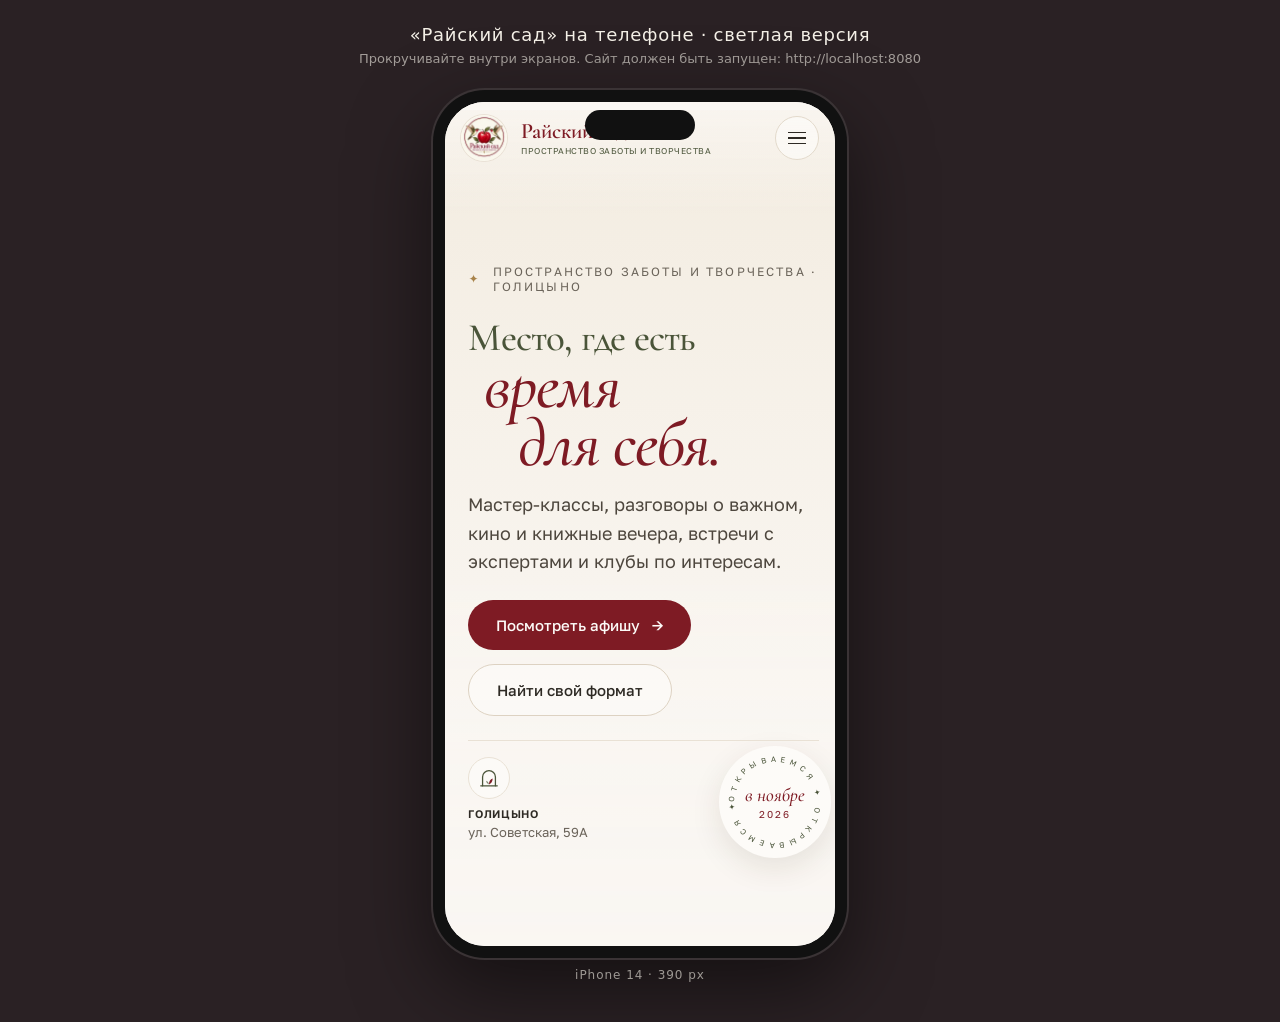
<file: mobile-light.html>
<!doctype html>
<html lang="ru"><head><meta charset="utf-8"><meta name="viewport" content="width=device-width,initial-scale=1">
<title>Мобильная версия</title>
<style>
*{box-sizing:border-box;margin:0}
body{background:#2A2124;font-family:-apple-system,system-ui,sans-serif;color:#F4F0E7;min-height:100vh;padding:24px 16px 40px}
h1{font-weight:400;font-size:18px;letter-spacing:.04em;text-align:center;margin-bottom:6px}
p.hint{font-size:13px;opacity:.6;text-align:center;margin-bottom:24px}
.row{display:flex;gap:40px;justify-content:center;flex-wrap:wrap;align-items:flex-start}
.dev{display:flex;flex-direction:column;align-items:center;gap:10px}
.dev span{font-size:12px;opacity:.6;letter-spacing:.08em}
.phone{position:relative;padding:12px;border-radius:52px;background:#111;box-shadow:0 0 0 2px #3a3335,0 30px 80px rgba(0,0,0,.5)}
.phone::before{content:'';position:absolute;top:20px;left:50%;translate:-50% 0;width:110px;height:30px;border-radius:20px;background:#111;z-index:2}
iframe{display:block;border:0;border-radius:40px;background:#fff}
</style></head><body>
<h1>«Райский сад» на телефоне · светлая версия</h1>
<p class="hint">Прокручивайте внутри экранов. Сайт должен быть запущен: http://localhost:8080</p>
<div class="row">
  <div class="dev"><div class="phone"><iframe src="light.html" width="390" height="844" title="iPhone 14"></iframe></div><span>iPhone 14 · 390 px</span></div>
</div>
</body></html>
</file>
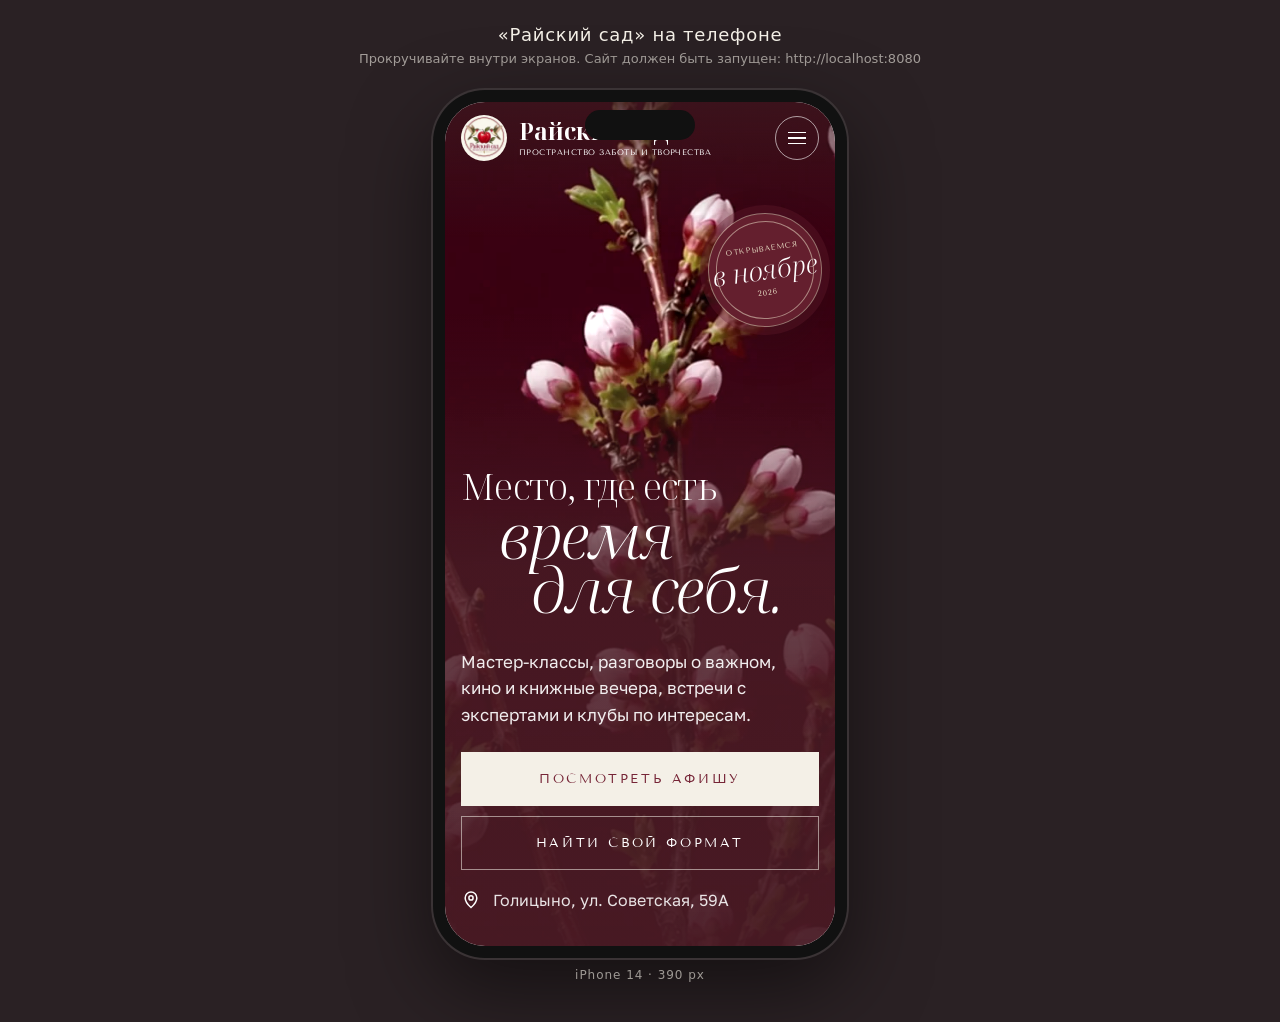
<file: mobile.html>
<!doctype html>
<html lang="ru"><head><meta charset="utf-8"><meta name="viewport" content="width=device-width,initial-scale=1">
<title>Мобильная версия</title>
<style>
*{box-sizing:border-box;margin:0}
body{background:#2A2124;font-family:-apple-system,system-ui,sans-serif;color:#F4F0E7;min-height:100vh;padding:24px 16px 40px}
h1{font-weight:400;font-size:18px;letter-spacing:.04em;text-align:center;margin-bottom:6px}
p.hint{font-size:13px;opacity:.6;text-align:center;margin-bottom:24px}
.row{display:flex;gap:40px;justify-content:center;flex-wrap:wrap;align-items:flex-start}
.dev{display:flex;flex-direction:column;align-items:center;gap:10px}
.dev span{font-size:12px;opacity:.6;letter-spacing:.08em}
.phone{position:relative;padding:12px;border-radius:52px;background:#111;box-shadow:0 0 0 2px #3a3335,0 30px 80px rgba(0,0,0,.5)}
.phone::before{content:'';position:absolute;top:20px;left:50%;translate:-50% 0;width:110px;height:30px;border-radius:20px;background:#111;z-index:2}
iframe{display:block;border:0;border-radius:40px;background:#fff}
</style></head><body>
<h1>«Райский сад» на телефоне</h1>
<p class="hint">Прокручивайте внутри экранов. Сайт должен быть запущен: http://localhost:8080</p>
<div class="row">
  <div class="dev"><div class="phone"><iframe src="index.html" width="390" height="844" title="iPhone 14"></iframe></div><span>iPhone 14 · 390 px</span></div>
</div>
</body></html>
</file>
<file: styles.css>
:root{--bg:#FAF7F3;--paper:#FFFFFF;--ink:#2A2124;--text:#4A3B36;--muted:#6A5B57;--wine:#752536;--wine-dark:#551B27;--olive:#5F664A;--olive-dark:#4C523C;--olive-light:#EBECE4;--gold:#8D9472;--sand:#C9D0A8;--line:#EEE7DD;--line-2:#DED2C2;--border:#DCD4C6;--field:#DCD4C6;--ph:#F0EBE3;--chip:#F3EEE6;--blush:#F4F0E7;--deep:#551B27;--serif:'Noto Serif Display',Georgia,serif;--sans:'Tenor Sans',system-ui,sans-serif;--wrap:1280px;--gutter:clamp(16px,4vw,48px);--section-y:clamp(56px,8vw,104px)}*,*::before,*::after{box-sizing:border-box}html{scroll-behavior:smooth;scroll-padding-top:90px}html,body{overflow-x:clip}body{margin:0;background:var(--bg);color:var(--ink);font-family:var(--sans);-webkit-font-smoothing:antialiased}a{color:var(--wine);text-decoration:none;transition:color .2s,background .2s,border-color .2s}img{display:block;max-width:100%}input,select,textarea,button{font-family:inherit}h1,h2,h3,p,blockquote{margin:0}[hidden]{display:none !important}.wrap{max-width:var(--wrap);margin:0 auto;padding-left:var(--gutter);padding-right:var(--gutter)}.section{padding-top:var(--section-y);padding-bottom:var(--section-y)}.eyebrow{font-size:12px;letter-spacing:.18em;text-transform:uppercase;color:var(--muted)}.star{color:var(--gold)}.h2{font-family:var(--serif);font-weight:400;font-size:clamp(38px,4.8vw,60px);line-height:1.05;letter-spacing:-.01em}.lead{font-size:17px;line-height:1.7;color:var(--text);text-wrap:pretty}.btn{display:inline-flex;align-items:center;gap:12px;padding:16px 28px;border-radius:999px;font-size:15px;font-weight:500;cursor:pointer;border:none}.btn--primary{background:var(--wine);color:var(--paper)}.btn--primary:hover{background:var(--wine-dark);color:var(--paper)}.btn--ghost{border:1px solid #DDD2C2;color:var(--ink);background:none}.btn--ghost:hover{border-color:var(--wine);color:var(--wine)}.btn--light{background:var(--paper);color:var(--olive)}.btn--light:hover{background:var(--chip);color:var(--olive)}.btn--sm{padding:12px 22px;font-size:14px;gap:10px}.btn--block{width:100%;justify-content:center}.media{position:relative;overflow:hidden;background:var(--ph)}.media>img{width:100%;height:100%;object-fit:cover}.media[data-ph]:not(:has(img))::after{content:attr(data-ph);position:absolute;inset:0;display:flex;align-items:center;justify-content:center;padding:16px;text-align:center;font-size:13px;color:#ADA395;background:repeating-linear-gradient(135deg,transparent 0 14px,rgba(141,148,114,.045) 14px 28px)}:root{--header-h:92px}.header{position:fixed;top:0;left:0;right:0;z-index:20;background:rgba(255,255,255,.88);backdrop-filter:blur(14px);-webkit-backdrop-filter:blur(14px);border-bottom:1.5px solid var(--line-2);box-shadow:0 14px 34px rgba(85,27,39,.056);transition:background .35s,box-shadow .35s}.header.is-scrolled{background:rgba(255,255,255,.95)}.header__inner{display:flex;align-items:center;gap:28px;height:var(--header-h);transition:height .35s}.header.is-scrolled .header__inner{height:66px}.brand{display:flex;align-items:center;gap:12px;flex:none;color:var(--wine)}.brand:hover{color:var(--wine)}.brand__logo{width:54px;height:54px;border-radius:50%;object-fit:cover;flex:none;transition:width .35s,height .35s,transform .35s}.brand:hover .brand__logo{transform:rotate(-6deg)}.header.is-scrolled .brand__logo{width:44px;height:44px}.brand__text{display:flex;flex-direction:column;line-height:1}.brand__name{font-family:var(--serif);font-weight:700;font-size:28px;color:var(--wine)}.brand__tag{margin-top:5px;font-size:9.5px;font-weight:600;letter-spacing:.06em;text-transform:uppercase;color:var(--wine)}.header__right{display:flex;align-items:center;justify-content:flex-end;gap:28px}.nav{display:flex;gap:28px;font-size:14px;letter-spacing:.02em}.brand{order:0;margin-right:auto}.nav--left{order:1}.header__right{order:2}.nav a{position:relative;color:var(--ink);padding:6px 0}.nav a::after{content:'';position:absolute;left:0;right:0;bottom:0;height:1px;background:var(--wine);transform:scaleX(0);transform-origin:left;transition:transform .3s}.nav a:hover,.nav a.is-active{color:var(--wine)}.nav a:hover::after,.nav a.is-active::after{transform:scaleX(1)}.btn--outline{border:1px solid var(--wine);color:var(--wine);background:rgba(255,255,255,.6)}.btn--outline:hover{background:var(--wine);color:var(--paper)}.burger{display:none;width:44px;height:44px;border:1px solid var(--border);border-radius:50%;background:rgba(255,255,255,.7);cursor:pointer;padding:0}.burger span{display:block;width:18px;height:1.5px;background:var(--ink);margin:4px auto;transition:transform .25s,opacity .25s}.header.is-open .burger span:nth-child(1){transform:translateY(5.5px) rotate(45deg)}.header.is-open .burger span:nth-child(2){opacity:0}.header.is-open .burger span:nth-child(3){transform:translateY(-5.5px) rotate(-45deg)}:root{--hero-pad:clamp(0px,calc((100vw - 1000px) * .2),76px)}.hero__chip{align-self:flex-start;display:inline-flex;align-items:center;gap:10px;padding:10px 18px;background:#fff;box-shadow:0 8px 20px rgba(85,27,39,.05);font-size:12px;font-weight:600;letter-spacing:.1em;text-transform:uppercase;color:var(--wine)}.hero__chip span{width:9px;height:9px;border-radius:50%;background:var(--wine)}.hero__title{font-family:var(--serif);font-weight:400;color:var(--deep);font-size:clamp(48px,min(6.6vw,11svh),96px);line-height:.95;letter-spacing:-.025em}.hero__title em{position:relative;display:inline-block;white-space:nowrap;font-style:italic;color:var(--wine)}.hero__title em svg{position:absolute;left:0;bottom:-.06em;width:100%;height:.12em;overflow:visible}.hero__title em path{fill:none;stroke:var(--gold);stroke-width:5;stroke-linecap:round;vector-effect:non-scaling-stroke;stroke-dasharray:3000;stroke-dashoffset:0}.hero__lead{max-width:440px;font-size:18px;line-height:1.6;color:var(--text);text-wrap:pretty}.hero__actions{display:flex;gap:14px;flex-wrap:wrap}.hero__facts{display:grid;grid-template-columns:repeat(3,minmax(0,1fr));gap:20px;padding-top:24px;border-top:1px solid var(--line-2);max-width:520px}.fact{display:flex;align-items:flex-start;gap:12px}.fact__icon{flex-shrink:0;width:42px;height:42px;border-radius:50%;display:grid;place-items:center;background:rgba(255,255,255,.75);border:1px solid var(--line-2);transition:border-color .3s,transform .3s}.fact:hover .fact__icon{border-color:var(--gold);transform:translateY(-2px)}.fact__svg{width:22px;height:22px;fill:none;stroke:var(--olive);stroke-width:1.4;stroke-linecap:round;stroke-linejoin:round}.fact__svg .fact__accent{fill:var(--wine);stroke:none}.fact__svg .fact__accent--soft{fill:var(--olive);opacity:.7}.fact__title{padding-top:5px;font-size:12px;letter-spacing:.12em;text-transform:uppercase;font-weight:600}.fact__sub{font-size:13px;color:var(--muted);margin-top:4px}.hero{position:relative;isolation:isolate;overflow:hidden;height:clamp(600px,84svh,860px);padding-top:var(--header-h);background:var(--bg)}.hero__stage{position:absolute;inset:var(--header-h) 0 0;z-index:2;pointer-events:none;overflow:hidden;mix-blend-mode:multiply}.hero__vid{position:absolute;display:block;height:86%;width:auto;aspect-ratio:1190 / 1240;left:50%;top:6%;translate:-66% 0;rotate:14deg;transform-origin:50% 50%;-webkit-mask-image:linear-gradient(to bottom,#000 80%,transparent 100%);mask-image:linear-gradient(to bottom,#000 80%,transparent 100%)}.hero__vid--ama{height:auto;width:min(66vw,980px,calc((clamp(600px,84svh,860px) - var(--header-h)) * 1.4));aspect-ratio:1200 / 794;left:50%;top:auto;bottom:0;translate:-50% 0;rotate:none;-webkit-mask-image:none;mask-image:none}.hero:has(.hero__vid--ama) .hero__layout{grid-template-rows:auto 1fr auto}.hero:has(.hero__vid--ama) .hero__l1,.hero:has(.hero__vid--ama) .hero__l2>span{font-size:clamp(40px,min(4.8vw,8.5svh),80px)}.hero:has(.hero__vid--ama) .hero__l1{grid-column:1 / 7;grid-row:1;white-space:nowrap}.hero:has(.hero__vid--ama) .hero__l1 br{display:none}.hero:has(.hero__vid--ama) .hero__title .hero__l2{grid-column:7 / 13;grid-row:1;align-self:start;justify-self:end;margin-top:0;flex-direction:row;gap:.28em}.hero:has(.hero__vid--ama) .hero__title .hero__l2>span:first-child{margin-right:0}.hero:has(.hero__vid--ama) .hero__foot{grid-column:1 / 4;grid-row:3;align-self:end;justify-self:start;margin:0;flex-direction:column;align-items:flex-start;gap:12px}.hero:has(.hero__vid--ama) .hero__date{max-width:210px;line-height:1.5}.hero:has(.hero__vid--ama) .hero__date span{display:block;font-size:15px}.hero__sep{font-style:normal}.hero:has(.hero__vid--ama) .hero__sep{display:none}.js .hero__vid{opacity:0;transition:opacity 1.4s ease}.js .hero.is-ready .hero__vid{opacity:1}.hero__layout{position:relative;height:100%;display:grid;grid-template-columns:repeat(12,minmax(0,1fr));grid-template-rows:1fr auto auto 1fr auto;column-gap:24px;padding-top:clamp(24px,4svh,48px);padding-bottom:clamp(24px,4svh,44px)}.hero__title{display:contents}.hero__l1,.hero__l2>span{font-size:clamp(50px,min(6.4vw,10.5svh),112px);line-height:.92;letter-spacing:-.03em}.hero__l1{grid-column:1 / 6;grid-row:1;align-self:start;color:var(--deep)}.hero__title .hero__l2{grid-column:7 / 12;grid-row:2 / 4;align-self:center;justify-self:end;position:relative;z-index:3;display:flex;flex-direction:column;align-items:flex-end;font-style:italic;color:var(--wine);text-align:right}.hero__l2>span:first-child{margin-right:1.1em}.hero__l2>span:last-child{position:relative;white-space:nowrap}.hero__l2 svg{position:absolute;left:0;bottom:-.08em;width:100%;height:.12em;overflow:visible}.hero__l2 path{fill:none;stroke:var(--gold);stroke-width:5;stroke-linecap:round;vector-effect:non-scaling-stroke;stroke-dasharray:3000;stroke-dashoffset:0}.js .hero__l2 path{animation:squiggle 1.2s 2.1s cubic-bezier(.4,0,.2,1) both}.hero__foot{grid-column:8 / 13;grid-row:5;justify-self:end;position:relative;z-index:3;display:flex;align-items:center;gap:18px;flex-wrap:wrap;justify-content:flex-end}.hero__date{font-size:13.5px;color:var(--muted)}.hero__date span{color:var(--wine);font-weight:600}.about{display:grid;grid-template-columns:repeat(auto-fit,minmax(min(100%,420px),1fr));gap:clamp(32px,6vw,80px);align-items:center;padding-top:clamp(56px,8vw,112px);padding-bottom:clamp(56px,8vw,112px)}.about__photo{aspect-ratio:5 / 4;border-radius:28px}.about__photo:has(img)::before{content:'';position:absolute;inset:0;z-index:1;pointer-events:none;background:radial-gradient(ellipse 70% 55% at 100% 100%,rgba(45,28,16,.45),rgba(45,28,16,0) 70%)}.about__caption{position:absolute;right:28px;bottom:22px;z-index:2;font-family:var(--serif);font-style:italic;font-weight:400;font-size:26px;color:var(--paper);text-shadow:0 2px 12px rgba(0,0,0,.35);pointer-events:none}.about__text{display:flex;flex-direction:column;gap:24px}.about__title{font-size:clamp(40px,5vw,60px);line-height:1.02;color:var(--wine)}.about__title em{color:var(--olive)}.about__quote{margin-top:8px;padding-top:24px;border-top:1px solid var(--line-2);font-family:var(--serif);font-style:italic;font-weight:400;font-size:22px;line-height:1.45;color:var(--olive)}#formats{padding-top:clamp(8px,2vw,32px)}.dirs-head{display:grid;grid-template-columns:auto minmax(0,1fr);align-items:center;gap:16px 48px;margin-bottom:36px}.dirs-head__title{font-size:clamp(38px,4.4vw,56px)}.h2 em{color:var(--wine)}.dirs-head__title .star{font-family:var(--sans);font-size:.32em;vertical-align:middle;margin-left:.3em}.dirs-head__text{max-width:400px;justify-self:end;font-size:14px;line-height:1.6;color:var(--muted)}.gallery-section{padding-bottom:var(--section-y)}.gallery-head{margin-bottom:32px}.gallery-head h2{font-size:clamp(40px,5vw,60px)}.gallery-head p{margin-top:10px;font-size:16px;color:var(--muted)}.gallery{display:grid;grid-template-columns:repeat(4,minmax(0,1fr));grid-auto-rows:240px;gap:14px}.gallery .media{border-radius:20px}.gallery .tall{grid-row:span 2}.rent{background:var(--olive);color:var(--paper)}.rent__inner{display:grid;grid-template-columns:repeat(auto-fit,minmax(min(100%,420px),1fr));gap:clamp(32px,6vw,72px);align-items:center}.rent__text{display:flex;flex-direction:column;gap:24px;align-items:flex-start}.rent .eyebrow{color:var(--sand)}.rent .lead{color:#E6EBD2;max-width:500px}.rent__list{list-style:none;margin:0;padding:0;width:100%;display:grid;grid-template-columns:repeat(2,minmax(0,1fr));gap:0 24px;border-top:1px solid rgba(250,247,243,.2)}.rent__list li{padding:16px 0;border-bottom:1px solid rgba(250,247,243,.2);display:flex;gap:12px;font-size:15px}.rent__list li::before{content:'✦';color:var(--sand)}.rent__photo{aspect-ratio:4 / 5;max-height:620px;border-radius:260px 260px 28px 28px;background:#4C523C}.rent__photo[data-ph]:not(:has(img))::after{color:#B9BFA8}.contacts{display:grid;grid-template-columns:minmax(0,1fr) minmax(0,2fr);gap:40px;align-items:stretch;padding-bottom:clamp(56px,8vw,96px)}.contacts__info{display:flex;flex-direction:column;gap:28px;padding:8px 0}.contacts__info .h2{font-size:clamp(44px,5vw,64px)}.contact{display:flex;flex-direction:column;gap:4px}.contact__label{font-size:12px;letter-spacing:.14em;text-transform:uppercase;color:var(--muted)}.contact__value{font-size:20px;color:var(--ink)}a.contact__value:hover{color:var(--wine)}.contact__note{font-size:15px;color:var(--muted)}.socials{display:flex;gap:10px;flex-wrap:wrap;margin-top:4px}.socials a{padding:10px 18px;border:1px solid var(--border);border-radius:999px;font-size:14px;color:var(--ink)}.socials a:hover{border-color:var(--wine);color:var(--wine)}.contacts__map{min-height:380px;border-radius:28px;background:var(--olive-light)}.footer{border-top:1px solid var(--line)}.footer__name{font-family:var(--serif);font-style:italic;font-weight:400;font-size:20px;color:var(--wine)}.hero__address{display:flex;align-items:center;gap:10px;font-size:15px;font-weight:600;color:var(--wine)}.hero__address svg{width:20px;height:20px;fill:none;stroke:var(--wine);stroke-width:2;flex:none}.js .hero__address{animation:fadeUp 1s 2.45s cubic-bezier(.2,.7,.2,1) both}.ticker{overflow:hidden;border-top:1px solid var(--line);border-bottom:1px solid var(--line);background:var(--paper)}.ticker__track{display:flex;align-items:center;gap:28px;width:max-content;padding:16px 0;font-family:var(--serif);font-size:clamp(18px,1.8vw,24px);color:var(--olive);white-space:nowrap;animation:ticker 38s linear infinite}.ticker__track i{font-style:normal;font-size:.7em;color:var(--gold)}.ticker:hover .ticker__track{animation-play-state:paused}@keyframes ticker{to{transform:translateX(-50%)}}.principles{list-style:none;margin:8px 0 0;padding:0;border-top:1px solid var(--line-2)}.principles li{display:grid;grid-template-columns:40px minmax(0,1fr) minmax(0,1.2fr);gap:4px 16px;align-items:baseline;padding:14px 0;border-bottom:1px solid var(--line-2);font-size:14.5px;color:var(--text)}.principles__n{font-family:var(--serif);color:var(--gold)}.principles b{font-family:var(--serif);font-weight:400;font-size:19px;color:var(--wine);line-height:1.2}.dirs-head .eyebrow{margin-bottom:12px}.formats{display:grid;grid-template-columns:repeat(3,minmax(0,1fr));gap:18px}.format{display:flex;flex-direction:column;gap:8px;padding:24px 24px 22px;background:linear-gradient(180deg,#FFFFFF 0%,#FAF7F3 100%);border:1px solid #E9E2D7;border-radius:28px;color:var(--ink);box-shadow:0 6px 20px rgba(90,60,30,.04);transition:transform .3s,box-shadow .3s,border-color .3s}.format:hover{color:var(--ink);transform:translateY(-4px);border-color:#DED2C2;box-shadow:0 16px 36px rgba(90,60,30,.10)}.format__icon{width:104px;height:104px;object-fit:contain;margin:-4px 0 6px;transition:transform .4s}.format:hover .format__icon{transform:scale(1.06) rotate(-3deg)}.format__kicker{font-size:11.5px;letter-spacing:.12em;text-transform:uppercase;color:var(--gold)}.format__title{font-family:var(--serif);font-size:25px;line-height:1.1}.format__text{font-size:14.5px;line-height:1.55;color:var(--text);flex:1}.format__tags{font-size:12.5px;color:var(--olive)}.format__link{margin-top:6px;padding-top:12px;border-top:1px solid var(--line-2);font-size:14px;color:var(--wine)}.note{margin-top:22px;font-size:13px;line-height:1.6;color:var(--muted);max-width:760px}.clubs{background:var(--olive-light)}.clubs__grid{display:grid;grid-template-columns:repeat(2,minmax(0,1fr));gap:20px}.club{display:flex;flex-direction:column;gap:16px;padding:clamp(26px,3vw,40px);background:var(--paper);border-radius:30px;border:1px solid #DED2C2}.club--dark{background:var(--olive);color:var(--paper);border-color:var(--olive)}.club__status{align-self:flex-start;padding:6px 12px;border-radius:999px;background:rgba(141,148,114,.14);color:#5F664A;font-size:12px}.club--dark .club__status{background:rgba(255,255,255,.12);color:var(--sand)}.club__title{font-family:var(--serif);font-weight:400;font-size:clamp(28px,2.6vw,36px);line-height:1.05}.club__text{font-size:15.5px;line-height:1.6;color:var(--text)}.club--dark .club__text{color:#E6EBD2}.club__list{list-style:none;margin:0;padding:0;display:flex;flex-direction:column;gap:10px}.club__list li{position:relative;padding-left:24px;font-size:14.5px;line-height:1.5}.club__list li::before{content:'✧';position:absolute;left:0;color:var(--gold)}.club--dark .club__list li::before{color:var(--sand)}.club__actions{display:flex;flex-wrap:wrap;gap:10px;margin-top:auto;padding-top:6px}.person-chip{display:flex;align-items:center;gap:14px;padding:12px;border-radius:20px;background:var(--bg)}.person-chip img{width:72px;height:72px;border-radius:50%;object-fit:cover;object-position:50% 18%;flex-shrink:0}.person-chip div{display:flex;flex-direction:column;gap:2px;font-size:13.5px;color:var(--muted)}.person-chip b{font-family:var(--serif);font-weight:400;font-size:20px;color:var(--ink)}.person-chip__role{font-size:11px;letter-spacing:.14em;text-transform:uppercase;color:var(--gold) !important}.opening{display:grid;grid-template-columns:auto minmax(0,1fr);gap:clamp(20px,4vw,48px);align-items:center;padding:clamp(24px,3.5vw,44px);margin-bottom:28px;border-radius:30px;background:linear-gradient(135deg,#641F2E,var(--wine) 60%,#551B27);color:#F6E7E7;box-shadow:0 24px 48px rgba(117,37,54,.18)}.opening__date{display:flex;flex-direction:column;align-items:center;font-family:var(--serif);font-style:italic;font-size:22px;line-height:1}.opening__date span{font-style:normal;font-size:clamp(80px,9vw,120px);color:#FFFFFF}.opening__date small{margin-top:8px;font-family:var(--sans);font-style:normal;font-size:12px;letter-spacing:.2em;opacity:.7}.opening__body{display:flex;flex-direction:column;gap:12px;font-size:16px;line-height:1.6}.opening__kicker{font-size:12px;letter-spacing:.18em;text-transform:uppercase;color:var(--sand)}.opening__title{font-family:var(--serif);font-weight:400;font-size:clamp(28px,3vw,40px);line-height:1.05;color:#FFFFFF}.opening__free{font-family:var(--serif);font-style:italic;font-size:19px;color:#FFFFFF}.opening__actions{display:flex;flex-wrap:wrap;gap:10px;margin-top:4px}.opening .btn--primary{background:var(--paper);color:var(--wine)}.opening .btn--primary:hover{background:var(--chip);color:var(--wine)}.opening .btn--ghost{border-color:rgba(255,255,255,.5);color:#FFFFFF}.opening .btn--ghost:hover{border-color:#FFFFFF;color:#FFFFFF}.chips{display:flex;gap:8px;flex-wrap:wrap;margin-bottom:22px}.chip{border:1px solid var(--border);background:transparent;color:var(--ink);font:inherit;padding:9px 16px;border-radius:999px;font-size:14px;cursor:pointer;transition:background .2s,color .2s,border-color .2s}.chip:hover{border-color:var(--olive)}.chip.is-active{background:var(--olive);border-color:var(--olive);color:var(--paper)}.events{display:flex;flex-direction:column;gap:12px}.event{display:grid;grid-template-columns:96px minmax(0,1fr) 210px;gap:24px;align-items:center;width:100%;padding:20px 24px;text-align:left;font:inherit;color:inherit;cursor:pointer;background:var(--paper);border:1px solid #E9E2D7;border-radius:24px;transition:transform .25s,box-shadow .25s,border-color .25s}.event:hover{transform:translateY(-3px);border-color:#DED2C2;box-shadow:0 16px 34px rgba(90,60,30,.10)}.event__date{display:flex;flex-direction:column;align-items:center;font-family:var(--serif);font-style:italic;font-size:16px;color:var(--muted);line-height:1}.event__date b{font-style:normal;font-weight:400;font-size:48px;color:var(--wine);margin-bottom:4px}.event__body{display:flex;flex-direction:column;gap:6px;min-width:0}.event__meta{font-size:12px;letter-spacing:.06em;color:var(--olive)}.event__title{font-family:var(--serif);font-size:23px;line-height:1.15}.event__lead{font-size:14px;line-height:1.5;color:var(--text)}.event__side{display:flex;flex-direction:column;align-items:flex-end;gap:10px;text-align:right}.event__price{font-family:var(--serif);font-size:26px;color:var(--ink)}.event__price small{display:block;font-family:var(--sans);font-size:11.5px;color:var(--muted);margin-bottom:2px}.event__more{font-size:13.5px;color:var(--wine)}.events__empty{padding:30px;border-radius:24px;background:var(--paper);color:var(--muted);text-align:center}.host{display:flex;align-items:center;gap:10px;margin-top:4px;font-size:13px;color:var(--muted)}.host img,.host__initial{width:36px;height:36px;border-radius:50%;object-fit:cover;object-position:50% 18%;flex-shrink:0}.host__initial{display:grid;place-items:center;background:var(--olive-light);color:var(--olive);font-family:var(--serif);font-size:17px}.host div{display:flex;flex-direction:column}.host b{font-weight:500;color:var(--ink)}.host--big{align-items:flex-start;gap:16px;font-size:14px;line-height:1.5}.host--big img,.host--big .host__initial{width:72px;height:72px;font-size:28px}.host--big b{font-family:var(--serif);font-weight:400;font-size:21px}.tiers{list-style:none;margin:0 0 6px;padding:0;display:flex;flex-direction:column;gap:6px}.tiers li{display:grid;grid-template-columns:minmax(0,1fr) auto auto;gap:10px;align-items:center;padding:11px 14px;border-radius:14px;background:var(--bg);font-size:14px;color:var(--text)}.tiers b{font-family:var(--serif);font-weight:400;font-size:20px;color:var(--ink)}.tiers em{font-style:normal;font-size:11px;letter-spacing:.1em;text-transform:uppercase;padding:3px 8px;border-radius:999px;background:var(--wine);color:var(--paper)}.tiers li.is-now{background:rgba(117,37,54,.06);box-shadow:inset 0 0 0 1px rgba(117,37,54,.3)}.tiers li.is-past{opacity:.5;text-decoration:line-through}.modal{position:fixed;inset:0;z-index:50;padding:24px;background:rgba(40,32,24,.55);backdrop-filter:blur(4px);-webkit-backdrop-filter:blur(4px);display:flex;align-items:center;justify-content:center}.modal[hidden]{display:none}.modal__card{position:relative;width:100%;max-width:720px;max-height:calc(100vh - 48px);overflow:auto;background:var(--paper);border-radius:28px;padding:clamp(26px,4vw,44px);animation:modalIn .35s cubic-bezier(.2,.7,.2,1)}@keyframes modalIn{from{opacity:0;translate:0 20px}to{opacity:1;translate:none}}.modal__close{position:sticky;float:right;top:0;margin:-10px -10px 0 0;z-index:2;width:42px;height:42px;border-radius:50%;border:1px solid var(--border);background:var(--paper);font-size:20px;cursor:pointer;color:var(--ink)}.modal__close:hover{border-color:var(--wine);color:var(--wine)}.modal__close:focus-visible,.btn:focus-visible,.chip:focus-visible,.event:focus-visible{outline:2px solid var(--wine);outline-offset:2px}.modal__content{display:flex;flex-direction:column;gap:16px}.modal__kicker{font-size:11.5px;letter-spacing:.18em;text-transform:uppercase;color:var(--muted)}.modal__when{display:flex;align-items:center;gap:12px;font-family:var(--serif);font-style:italic;font-size:17px;line-height:1.25;color:var(--muted)}.modal__day{font-style:normal;font-size:54px;line-height:1;color:var(--wine)}.modal__title{font-family:var(--serif);font-weight:400;font-size:clamp(28px,3.4vw,38px);line-height:1.08;padding-right:30px}.modal__lead{font-size:16px;line-height:1.6;color:var(--text)}.modal__meta{display:flex;flex-wrap:wrap;gap:8px}.modal__meta span{padding:6px 12px;border-radius:999px;background:var(--olive-light);color:var(--olive);font-size:13px}.modal__block{display:flex;flex-direction:column;gap:10px;padding-top:16px;border-top:1px solid var(--line-2)}.modal__block p{font-size:15px;line-height:1.65;color:var(--text)}.modal__label{font-size:11.5px;letter-spacing:.16em;text-transform:uppercase;color:var(--gold)}.modal__steps{margin:0;padding:0;list-style:none;counter-reset:st;display:flex;flex-direction:column;gap:8px}.modal__steps li{counter-increment:st;display:grid;grid-template-columns:30px minmax(0,1fr);gap:10px;font-size:15px;line-height:1.5}.modal__steps li::before{content:counter(st);width:26px;height:26px;border-radius:50%;display:grid;place-items:center;background:var(--olive-light);color:var(--olive);font-family:var(--serif);font-size:14px}.modal__free{font-family:var(--serif);font-size:26px;color:var(--wine) !important}.modal__note{font-size:13px !important;color:var(--muted) !important}.founder__inner{display:grid;grid-template-columns:minmax(0,1.05fr) minmax(0,.95fr);gap:clamp(32px,5vw,72px);align-items:center}.founder__photo{border-radius:30px;overflow:hidden;background:#EFEBE6;aspect-ratio:1 / 1}.founder__photo img{width:100%;height:100%;object-fit:cover;object-position:78% 30%}.founder__text{display:flex;flex-direction:column;gap:16px;align-items:flex-start}.founder__role{font-family:var(--serif);font-style:italic;font-size:19px;color:var(--olive)}.founder__quote{margin:4px 0;padding-left:18px;border-left:2px solid var(--gold);font-family:var(--serif);font-style:italic;font-size:20px;line-height:1.45;color:var(--wine)}.space-list{list-style:none;margin:0;padding:0;width:100%;border-top:1px solid rgba(250,247,243,.2)}.space-list li{display:grid;grid-template-columns:36px minmax(0,1fr);gap:2px 14px;padding:16px 0;border-bottom:1px solid rgba(250,247,243,.2);font-size:14.5px;line-height:1.55;color:#E6EBD2}.space-list span{grid-row:span 2;font-family:var(--serif);color:var(--sand);padding-top:3px}.space-list b{font-family:var(--serif);font-weight:400;font-size:21px;color:var(--paper)}.steps{list-style:none;margin:0 0 28px;padding:0;display:grid;grid-template-columns:repeat(4,minmax(0,1fr));gap:16px}.steps li{position:relative;display:flex;flex-direction:column;gap:8px;padding:22px 22px 24px;border-radius:24px;background:var(--paper);border:1px solid #E9E2D7;font-size:14.5px;line-height:1.55;color:var(--text)}.steps li:not(:last-child)::after{content:'→';position:absolute;right:-14px;top:26px;z-index:1;color:var(--gold);font-size:16px}.steps__n{font-family:var(--serif);font-size:30px;color:var(--gold);line-height:1}.steps b{font-family:var(--serif);font-weight:400;font-size:21px;color:var(--ink)}.survey{background:var(--blush)}.survey__inner{display:grid;grid-template-columns:minmax(0,1fr) minmax(0,1fr);gap:clamp(32px,5vw,72px);align-items:center}.survey__text{display:flex;flex-direction:column;gap:16px;align-items:flex-start}.poll{padding:clamp(24px,3vw,36px);border-radius:30px;background:var(--paper);box-shadow:0 20px 44px rgba(60,50,20,.08)}.poll__head{font-size:15px;line-height:1.55;color:var(--text);margin-bottom:18px}.poll__big{display:block;font-family:var(--serif);font-size:64px;line-height:1;color:var(--wine)}.poll__bars{list-style:none;margin:0;padding:0;display:flex;flex-direction:column;gap:12px}.poll__bars li{display:grid;grid-template-columns:minmax(0,1fr) auto;gap:6px 12px;font-size:14px}.poll__bars li::after{content:'';grid-column:1 / -1;height:8px;border-radius:999px;background:linear-gradient(90deg,var(--olive) calc(var(--v) / 28 * 100%),var(--olive-light) 0)}.poll__bars b{font-family:var(--serif);font-weight:400;font-size:17px;color:var(--olive)}.poll__note{margin-top:16px;font-size:13px;color:var(--muted)}.faq{display:grid;grid-template-columns:minmax(0,.8fr) minmax(0,1.2fr);gap:clamp(32px,5vw,72px);align-items:start}.faq__head{display:flex;flex-direction:column;gap:12px;position:sticky;top:100px}.faq__list details{border-bottom:1px solid var(--line-2)}.faq__list details:first-child{border-top:1px solid var(--line-2)}.faq__list summary{list-style:none;cursor:pointer;display:flex;justify-content:space-between;gap:16px;align-items:center;padding:18px 0;font-family:var(--serif);font-size:21px;line-height:1.25;color:var(--ink)}.faq__list summary::-webkit-details-marker{display:none}.faq__list summary::after{content:'+';flex-shrink:0;width:32px;height:32px;border-radius:50%;display:grid;place-items:center;border:1px solid var(--border);font-family:var(--sans);color:var(--wine);transition:rotate .3s}.faq__list details[open] summary::after{rotate:45deg}.faq__list summary:hover{color:var(--wine)}.faq__list p{padding:0 48px 20px 0;font-size:15.5px;line-height:1.65;color:var(--text)}.faq__list a{text-decoration:underline;text-underline-offset:3px}.contacts__map{overflow:hidden}.contacts__map iframe{display:block;width:100%;height:100%;min-height:380px;border:0}.contact__note--small{font-size:12px;margin-top:6px}.footer__grid{display:grid;grid-template-columns:minmax(0,1.4fr) repeat(2,minmax(0,1fr));gap:32px;padding-top:44px;padding-bottom:28px}.footer__grid>div{display:flex;flex-direction:column;gap:8px;font-size:14px}.footer__grid a{color:var(--ink)}.footer__grid a:hover{color:var(--wine)}.footer__brand p{font-size:14px;line-height:1.6;color:var(--muted)}.footer__motto{font-family:var(--serif);font-style:italic;font-size:18px !important;color:var(--olive) !important}.footer__label{font-size:11.5px;letter-spacing:.16em;text-transform:uppercase;color:var(--muted);margin-bottom:4px}.footer__bottom{padding-top:18px;padding-bottom:28px;border-top:1px solid var(--line);font-size:13px;color:var(--muted)}.garden{overflow:hidden;background:#EFEBE6;isolation:isolate}.garden__layer{position:absolute;inset:-9% -6%;will-change:transform}.garden__layer--fg{inset:-7%}.garden__img{display:block;width:100%;height:100%;object-fit:cover;object-position:50% 55%}.garden__light{position:absolute;inset:0;pointer-events:none;background:radial-gradient(ellipse 70% 55% at 80% 6%,rgba(255,238,196,.6),rgba(255,238,196,0) 70%);mix-blend-mode:screen;animation:glow 8s ease-in-out infinite alternate}@keyframes glow{from{opacity:.55}to{opacity:1}}.js .garden__layer--bg .garden__img{animation:gardenZoom 2.8s cubic-bezier(.2,.7,.2,1) both}.js .garden__layer--mid .garden__img{animation:gardenRise 2.4s .3s cubic-bezier(.2,.7,.2,1) both}.js .garden__layer--fg .garden__img{animation:gardenFrame 2.6s .1s cubic-bezier(.2,.7,.2,1) both}.js .garden__light{animation:lightIn 3s .8s ease-out both,glow 8s 3.8s ease-in-out infinite alternate}@keyframes gardenZoom{from{transform:scale(1.22);opacity:0}30%{opacity:1}to{transform:none}}@keyframes gardenRise{from{transform:translateY(14%);opacity:0}to{transform:none;opacity:1}}@keyframes gardenFrame{from{transform:scale(1.45);opacity:0}40%{opacity:1}to{transform:none;opacity:1}}@keyframes lightIn{from{opacity:0}to{opacity:.55}}.js .hero__foot{animation:fadeUp 1s 2.2s cubic-bezier(.2,.7,.2,1) both}.js .hero__chip{animation-delay:.5s}.js .hero__title{animation:none}.js .hero__l1{animation:fadeUp 1.1s .7s cubic-bezier(.2,.7,.2,1) both}.js .hero__l2{animation:fadeUp 1.2s 1.3s cubic-bezier(.2,.7,.2,1) both}.js .hero__title em path{animation:squiggle 1.2s 2.1s cubic-bezier(.4,0,.2,1) both}@keyframes squiggle{from{stroke-dashoffset:3000}to{stroke-dashoffset:0}}.js .hero__lead{animation-delay:2s}.js .hero__actions{animation-delay:2.15s}.js .hero__facts{animation-delay:2.3s}@keyframes fadeUp{from{opacity:0;translate:0 24px}to{opacity:1;translate:none}}@keyframes write{from{clip-path:inset(-40% 100% -40% -20%)}to{clip-path:inset(-40% -5% -40% -20%)}}@keyframes popIn{from{opacity:0;scale:.6}to{opacity:1;scale:1}}.js .hero .deco{animation:sprout 2s var(--sprout,1s) cubic-bezier(.2,.7,.2,1) both,sway 9s 3s ease-in-out infinite alternate}@keyframes sprout{from{opacity:0;scale:.55}to{opacity:1;scale:1}}.js .hero:not(.is-ready) *,.js .hero:not(.is-ready) .garden__img{animation-play-state:paused !important}@media (max-width:960px){:root{--hero-pad:0px}.hero{min-height:0}.hero{height:auto;min-height:0;display:flex;flex-direction:column}.hero__stage{position:relative;inset:auto;order:-1;height:96vw;-webkit-mask-image:linear-gradient(to bottom,#000 70%,transparent);mask-image:linear-gradient(to bottom,#000 70%,transparent)}.hero__vid{height:92%;top:4%;bottom:auto;translate:-56% 0;rotate:10deg}.hero__vid--ama{height:auto;width:128%;top:auto;bottom:0;translate:-50% 0;rotate:none}.hero:has(.hero__vid--ama) .hero__l1{white-space:normal}.hero:has(.hero__vid--ama) .hero__l1 br{display:inline}.hero:has(.hero__vid--ama) .hero__title .hero__l2{flex-direction:column;align-self:flex-end;margin-top:-4px}.hero:has(.hero__vid--ama) .hero__l1,.hero:has(.hero__vid--ama) .hero__l2>span{font-size:clamp(40px,11.5vw,64px)}.hero:has(.hero__vid--ama) .hero__foot{flex-direction:row;align-items:center;flex-wrap:wrap;margin-top:8px}.hero:has(.hero__vid--ama) .hero__date{max-width:none}.hero:has(.hero__vid--ama) .hero__date span{display:inline}.hero:has(.hero__vid--ama) .hero__sep{display:inline}.hero:has(.hero__vid--ama) .hero__stage{-webkit-mask-image:none;mask-image:none}.hero__layout{height:auto;display:flex;flex-direction:column;gap:14px;padding-bottom:0}.hero__l1,.hero__l2>span{font-size:clamp(40px,11.5vw,64px)}.hero__title .hero__l2{align-self:flex-end;margin-top:-2px}.hero__l1{margin-top:-10vw;position:relative;z-index:3}.hero__foot{order:9;justify-self:auto;justify-content:flex-start;margin-top:8px}.hero{height:auto !important}.formats{grid-template-columns:repeat(2,minmax(0,1fr))}.clubs__grid,.founder__inner,.survey__inner,.faq{grid-template-columns:1fr}.faq__head{position:static}.steps{grid-template-columns:repeat(2,minmax(0,1fr))}.steps li::after{display:none}.event{grid-template-columns:72px minmax(0,1fr)}.event__side{grid-column:2;flex-direction:row;align-items:baseline;justify-content:space-between;text-align:left}.footer__grid{grid-template-columns:1fr 1fr}.footer__brand{grid-column:1 / -1}:root{--header-h:72px}.burger{display:block}.header__inner{display:flex;flex-wrap:wrap;gap:0 12px;height:auto;min-height:var(--header-h)}.header.is-scrolled .header__inner{height:auto;min-height:60px}.brand{order:1;margin-right:auto}.brand__logo{width:46px;height:46px}.header.is-scrolled .brand__logo{width:40px;height:40px}.brand__name{font-size:23px}.brand__tag{font-size:8px}.header__right{display:contents}.header__cta{order:2}.burger{order:3}.nav{display:none}.header.is-open{background:var(--bg);transition:none;box-shadow:0 16px 40px rgba(60,40,20,.12)}.header.is-open::before{opacity:0}.header.is-open .nav{display:flex;flex-direction:column;gap:0;width:100%;font-size:17px}.header.is-open .nav--left{order:4;padding-top:8px}.header.is-open .nav--right{order:5;padding-bottom:12px}.header.is-open .nav a{padding:12px 0;border-top:1px solid var(--line)}.header.is-open .nav a::after{display:none}.contacts{grid-template-columns:1fr}.dirs-head{grid-template-columns:1fr}.dirs-head__text{justify-self:start}.gallery{grid-template-columns:repeat(2,minmax(0,1fr));grid-auto-rows:200px}}@media (max-width:560px){.formats,.steps{grid-template-columns:1fr}.principles li{grid-template-columns:32px minmax(0,1fr)}.principles li span:last-child{grid-column:2}.opening{grid-template-columns:1fr;text-align:left}.opening__date{flex-direction:row;align-items:baseline;gap:10px}.opening__date small{margin:0}.event{grid-template-columns:1fr;gap:12px;padding:18px}.event__date{flex-direction:row;align-items:baseline;gap:8px}.event__date b{font-size:36px;margin:0}.event__side{grid-column:1}.footer__grid{grid-template-columns:1fr}.faq__list p{padding-right:0}.modal{padding:10px}.hero__facts{gap:12px}.fact__title{font-size:11px;letter-spacing:.06em}.about__caption{font-size:24px;right:20px;bottom:16px}.gallery{grid-auto-rows:160px;gap:10px}}.has-deco{position:relative;isolation:isolate}:root{--side-w:clamp(190px,calc((100vw - 1280px) / 2 + 170px),380px)}.deco{position:absolute;z-index:-1;pointer-events:none;user-select:none;height:auto;max-width:none;--flip:1;filter:saturate(1.2) contrast(1.06);animation:sway 9s ease-in-out infinite alternate}.deco--front{z-index:2}@keyframes sway{from{transform:scaleX(var(--flip)) rotate(-1.2deg)}to{transform:scaleX(var(--flip)) rotate(1.2deg)}}.deco--hero-left,.deco--about-left,.deco--gallery-left{left:calc((100% - 100vw) / 2);transform-origin:0 50%}.deco--formats-right{right:calc((100% - 100vw) / 2);transform-origin:100% 0}.deco--hero-left{top:calc(var(--header-h) + 30px);width:var(--side-w);margin-left:calc(var(--side-w) * -.12)}.deco--about-left{--flip:-1;transform-origin:50% 50%;top:6%;width:var(--side-w);margin-left:-20px;animation-duration:11s}.deco--formats-right{top:12%;width:var(--side-w);margin-right:-30px;animation-delay:-6s}.deco--gallery-left{bottom:-40px;width:calc(var(--side-w) * .85);margin-left:-10px;animation-delay:-3s}@media (max-width:960px){.deco--about-left,.deco--gallery-left{display:none}:root{--side-w:170px}.deco--formats-right{top:auto;bottom:-60px;margin-right:-50px}}@media (max-width:560px){.fact{flex-direction:column;gap:8px}.fact__title{padding-top:0}.header__cta{display:none !important}.deco--hero-left{top:250px;width:120px;margin-left:-88px}.deco--formats-right{display:none}}@media (prefers-reduced-motion:reduce){.ticker__track{animation:none}.deco,.js .hero .deco,.js .hero *,.garden__img,.garden__light{animation:none !important}html{scroll-behavior:auto}*{transition:none !important}}.hero--film{height:clamp(620px,100svh,1000px);padding-top:0;background:#1d1a14;color:#fff}.hero--film .hero__stage{inset:0;mix-blend-mode:normal;z-index:0}.hero--film .hero__vid--bg{position:absolute;inset:0;width:100%;height:100%;object-fit:cover;object-position:60% 50%;-webkit-mask-image:none;mask-image:none;rotate:none;translate:none}.hero--film .hero__stage::after{content:'';position:absolute;inset:0;background:linear-gradient(90deg,rgba(14,12,8,.82) 0%,rgba(14,12,8,.6) 30%,rgba(14,12,8,.18) 55%,rgba(14,12,8,0) 72%),linear-gradient(0deg,rgba(14,12,8,.55) 0%,rgba(14,12,8,0) 38%)}.hero--film .hero__layout{position:relative;z-index:3;height:100%;display:flex;flex-direction:column;justify-content:flex-end;align-items:flex-start;gap:0;padding-top:calc(var(--header-h) + 24px);padding-bottom:clamp(40px,8svh,88px)}.hero--film .hero__kicker{font-size:12.5px;font-weight:600;letter-spacing:.18em;text-transform:uppercase;color:rgba(255,255,255,.85);margin-bottom:clamp(16px,2.5svh,26px)}.hero--film .hero__title{display:block}.hero--film .hero__l1,.hero--film .hero__l2>span{font-size:clamp(54px,min(7.4vw,11.5svh),128px);line-height:.9;letter-spacing:-.03em}.hero--film .hero__l1{display:block;color:#fff}.hero--film .hero__title .hero__l2{display:flex;flex-direction:column;align-items:flex-start;margin:.06em 0 0 1.2em;font-style:italic;color:#fff;text-align:left}.hero--film .hero__l2>span:first-child{margin-right:0}.hero--film .hero__foot{display:flex;gap:12px;flex-wrap:wrap;margin-top:clamp(28px,4.5svh,44px)}.hero--film .hero__addr{margin-top:18px;font-size:13.5px;color:rgba(255,255,255,.72)}.btn--white{background:#fff;color:var(--wine)}.btn--white:hover{background:var(--blush);color:var(--wine)}.btn--glass{border:1px solid rgba(255,255,255,.55);color:#fff;background:rgba(255,255,255,.08);backdrop-filter:blur(6px);-webkit-backdrop-filter:blur(6px)}.btn--glass:hover{background:rgba(255,255,255,.18);color:#fff;border-color:#fff}.js .hero--film .hero__vid{transition:opacity 1.6s ease}.js .hero--film .hero__kicker{animation:fadeUp 1s .5s cubic-bezier(.2,.7,.2,1) both}.js .hero--film .hero__foot,.js .hero--film .hero__addr{animation:fadeUp 1s 1.9s cubic-bezier(.2,.7,.2,1) both}.page-film .header:not(.is-scrolled):not(.is-open){background:transparent;border-bottom-color:transparent;box-shadow:none;backdrop-filter:none;-webkit-backdrop-filter:none}.page-film .header:not(.is-scrolled):not(.is-open) .brand__name,.page-film .header:not(.is-scrolled):not(.is-open) .brand__tag,.page-film .header:not(.is-scrolled):not(.is-open) .nav a{color:#fff}.page-film .header:not(.is-scrolled):not(.is-open) .nav a::after{background:#fff}.page-film .header:not(.is-scrolled):not(.is-open) .header__cta{color:#fff;border-color:rgba(255,255,255,.6);background:transparent}.page-film .header:not(.is-scrolled):not(.is-open) .burger{border-color:rgba(255,255,255,.6);background:transparent}.page-film .header:not(.is-scrolled):not(.is-open) .burger span{background:#fff}@media (max-width:960px){.hero--film{height:clamp(560px,92svh,820px) !important;display:block}.hero--film .hero__foot{order:0;margin-top:24px}.hero--film .hero__foot .btn{flex:1 1 auto;justify-content:center}.hero--film .hero__stage{position:absolute;inset:0;height:auto;order:0;-webkit-mask-image:none;mask-image:none}.hero--film .hero__vid--bg{object-position:50% 40%}.hero--film .hero__stage::after{background:linear-gradient(0deg,rgba(14,12,8,.78) 0%,rgba(14,12,8,.35) 45%,rgba(14,12,8,.1) 70%)}.hero--film .hero__layout{padding-bottom:36px}.hero--film .hero__l1,.hero--film .hero__l2>span{font-size:clamp(44px,12.5vw,72px)}.hero--film .hero__l1{margin-top:0}.hero--film .hero__title .hero__l2{align-self:auto;margin-left:.8em}}.hero__vid--ama.hero__vid--pv{aspect-ratio:1400 / 1028;width:min(46vw,680px,calc((clamp(600px,84svh,860px) - var(--header-h)) * 1.08));-webkit-mask-image:linear-gradient(to bottom,transparent 0,#000 4%);mask-image:linear-gradient(to bottom,transparent 0,#000 4%)}@media (max-width:960px){.hero__vid--ama.hero__vid--pv{width:96%}}.hero__vid--ama.hero__vid--rp{aspect-ratio:1400 / 1050;width:min(54vw,800px,calc((clamp(600px,84svh,860px) - var(--header-h)) * 1.18));-webkit-mask-image:none;mask-image:none}@media (max-width:960px){.hero__vid--ama.hero__vid--rp{width:104%}}.hero__vid--ama.hero__vid--rose{aspect-ratio:1100 / 1040;width:min(40vw,600px,calc((clamp(600px,84svh,860px) - var(--header-h)) * .9));-webkit-mask-image:none;mask-image:none}@media (max-width:960px){.hero__vid--ama.hero__vid--rose{width:82%}}.hero__vid--ama.hero__vid--pink{aspect-ratio:1440 / 940;width:min(60vw,900px,calc((clamp(600px,84svh,860px) - var(--header-h)) * 1.4));-webkit-mask-image:linear-gradient(to bottom,transparent 13.5%,#000 22%);mask-image:linear-gradient(to bottom,transparent 13.5%,#000 22%)}@media (max-width:960px){.hero__vid--ama.hero__vid--pink{width:118%}}.hero__vid--ama.hero__vid--rb{aspect-ratio:1400 / 1280;width:min(60vw,800px,calc((clamp(600px,84svh,860px) - var(--header-h)) * 1.05));-webkit-mask-image:none;mask-image:none}@media (max-width:960px){.hero__vid--ama.hero__vid--rb{width:112%}}.hero__vid--ama:not(.hero__vid--pv):not(.hero__vid--rp):not(.hero__vid--rose):not(.hero__vid--pink):not(.hero__vid--rb){left:47%;width:min(46vw,700px,calc((clamp(640px,92svh,900px) - var(--header-h)) * 1.08))}.hero__layout--ref{display:grid !important;grid-template-columns:repeat(12,minmax(0,1fr)) !important;grid-template-rows:auto 1fr auto auto 1fr !important;column-gap:24px}.hero:has(.hero__layout--ref){height:clamp(640px,92svh,900px)}.hero__layout--ref .hero__l1{grid-column:2 / 8 !important;grid-row:1 !important;white-space:normal !important;font-size:clamp(52px,min(6.4vw,11svh),104px) !important;line-height:.92}.hero__layout--ref .hero__l1 br{display:inline !important}.hero__layout--ref .hero__title .hero__l2{grid-column:8 / 13 !important;grid-row:3 !important;justify-self:start !important;align-self:end !important;flex-direction:column !important;align-items:flex-start !important;gap:0 !important;margin:0 !important;text-align:left}.hero__layout--ref .hero__l2>span{font-size:clamp(48px,min(5.8vw,10svh),96px) !important;line-height:.95}.hero__layout--ref .hero__l2>span:first-child{margin-left:-.5em;font-size:clamp(40px,min(4.6vw,8svh),76px) !important}.hero__side{grid-column:8 / 13;grid-row:4;align-self:start;margin-top:clamp(20px,3svh,32px);display:flex;flex-direction:column;gap:18px;max-width:560px;margin-right:-40px;position:relative;z-index:3}.hero__kick{font-size:12px;letter-spacing:.2em;text-transform:uppercase;color:var(--wine);font-weight:600}.hero__side .hero__lead{font-size:15px;line-height:1.65;color:var(--text);max-width:none}.hero__btns{display:flex;gap:12px;flex-wrap:wrap;margin-top:6px}.hero__pin{display:flex;align-items:center;gap:12px;font-size:15px;font-weight:600;color:var(--wine);margin-top:6px}.hero__pin svg{width:20px;height:20px;fill:none;stroke:var(--wine);stroke-width:1.8;flex:none}.js .hero__side{animation:fadeUp 1s 2s cubic-bezier(.2,.7,.2,1) both}.btn-sq{display:inline-flex;align-items:center;justify-content:center;gap:14px;padding:18px 26px;min-height:58px;border-radius:0;white-space:nowrap;font-family:var(--sans);font-size:12.5px;font-weight:500;letter-spacing:.18em;text-transform:uppercase;transition:background .25s,color .25s,border-color .25s}.btn-sq span{font-size:16px;letter-spacing:0;transition:transform .25s}.btn-sq:hover span{transform:translate(2px,-2px)}.btn-sq--fill{background:var(--wine);color:#fff;border:1px solid var(--wine)}.btn-sq--fill:hover{background:var(--deep);border-color:var(--deep);color:#fff}.btn-sq--line{background:transparent;color:var(--wine);border:1px solid #A9A28F}.btn-sq--line:hover{border-color:var(--wine);color:var(--wine);background:rgba(255,255,255,.5)}@media (max-width:960px){.hero:has(.hero__layout--ref){height:auto}.hero__layout--ref{display:flex !important;flex-direction:column;gap:14px}.hero__layout--ref .hero__title .hero__l2{align-self:flex-end !important;align-items:flex-end !important}.hero__layout--ref .hero__l2>span:first-child{margin-left:0}.hero__side{margin-top:10px;max-width:none}.hero__btns .btn-sq{flex:1 1 100%}.hero__vid--ama:not(.hero__vid--pv):not(.hero__vid--rp):not(.hero__vid--rose):not(.hero__vid--pink):not(.hero__vid--rb){left:50%;width:128%}}.hero__layout--ref .hero__l1,.hero__layout--ref .hero__l2>span{font-weight:300;letter-spacing:-.02em}.hero__kick,.hero__pin,.btn-sq,.fact__title,.brand__tag{font-weight:400 !important}.hero__pin{letter-spacing:.02em}.hero__kick{letter-spacing:.24em}@media (min-width:961px){.hero__layout--ref .hero__l1{grid-column:1 / 7 !important}.hero__layout--ref .hero__title .hero__l2{grid-column:9 / 13 !important}.hero__side{grid-column:10 / 13 !important;margin-right:calc(-1 * min(80px,var(--gutter))) !important;max-width:none !important}.hero__side .hero__lead{font-size:14px}.hero__btns{flex-direction:column;align-items:stretch}.hero__btns .btn-sq{width:100%}}@media (min-width:961px){.hero:has(.hero__layout--ref){height:auto;min-height:clamp(640px,92svh,900px)}.hero__layout--ref{height:auto !important;min-height:calc(clamp(640px,92svh,900px) - var(--header-h))}}@media (min-width:961px){.hero:has(.hero__layout--ref){height:clamp(680px,94svh,920px) !important;min-height:0 !important}.hero__vid--ama:not(.hero__vid--pv):not(.hero__vid--rp):not(.hero__vid--rose):not(.hero__vid--pink):not(.hero__vid--rb){left:50% !important;translate:-50% 0 !important;top:auto !important;bottom:0 !important;width:min(64vw,980px,calc((clamp(680px,94svh,920px) - var(--header-h)) * 1.38)) !important}.hero__layout--ref{height:100% !important;min-height:0 !important;grid-template-rows:auto auto 1fr auto !important;padding-top:clamp(28px,4svh,48px) !important;padding-bottom:clamp(28px,4svh,44px) !important}.hero__layout--ref .hero__l1{grid-column:1 / 6 !important;grid-row:1 / 3 !important;align-self:start !important}.hero__layout--ref .hero__title .hero__l2{grid-column:9 / 13 !important;grid-row:2 !important;justify-self:end !important;align-self:start !important;align-items:flex-start !important;margin-top:clamp(10px,4svh,48px) !important}.hero__side{grid-column:10 / 13 !important;grid-row:4 !important;align-self:end !important;margin:0 calc(-1 * min(64px,var(--gutter))) 0 0 !important;max-width:none !important;gap:14px !important}.hero__side .hero__lead{font-size:13.5px;line-height:1.6}.hero__btns{flex-direction:column !important;gap:10px !important}.hero__btns .btn-sq{width:100%;min-height:52px;padding:15px 20px}}@media (min-width:961px){.hero__side{grid-column:1 / 4 !important;justify-self:start !important;margin:0 !important;max-width:340px !important}.hero__layout--ref .hero__l1{font-size:clamp(48px,min(5.8vw,10svh),100px) !important}}@media (min-width:961px){.hero__vid--ama:not(.hero__vid--pv):not(.hero__vid--rp):not(.hero__vid--rose):not(.hero__vid--pink):not(.hero__vid--rb){width:min(54vw,880px,calc((clamp(680px,94svh,920px) - var(--header-h)) * 1.32)) !important}.hero__side{max-width:min(300px,calc(23vw - var(--gutter))) !important}.hero__side .hero__lead{font-size:13px !important}.hero__btns .btn-sq{font-size:11.5px;letter-spacing:.16em;padding:15px 14px}}@media (max-width:960px){.hero__side{margin-right:0 !important;max-width:none !important}}@media (min-width:961px){:root{--hero-h:clamp(560px,76svh,740px)}.hero:has(.hero__layout--ref){height:var(--hero-h) !important}.hero__vid--ama:not(.hero__vid--pv):not(.hero__vid--rp):not(.hero__vid--rose):not(.hero__vid--pink):not(.hero__vid--rb){width:min(46vw,760px,calc((var(--hero-h) - var(--header-h)) * 1.22)) !important}.hero__layout--ref{grid-template-rows:auto 1fr auto !important;padding-top:clamp(24px,3.5svh,40px) !important;padding-bottom:clamp(24px,3.5svh,36px) !important}.hero__layout--ref .hero__l1{grid-column:1 / 5 !important;grid-row:1 !important;font-size:clamp(44px,min(5vw,8.5svh),84px) !important}.hero__layout--ref .hero__title .hero__l2{grid-column:10 / 13 !important;grid-row:2 !important;align-self:center !important;justify-self:end !important;margin-top:0 !important}.hero__layout--ref .hero__l2>span{font-size:clamp(42px,min(4.6vw,8svh),78px) !important}.hero__layout--ref .hero__l2>span:first-child{font-size:clamp(34px,min(3.6vw,6.4svh),62px) !important;margin-left:-.4em}.hero__side{grid-row:3 !important;gap:12px !important}.hero__kick{font-size:11px}}@media (min-width:961px){.hero__layout--ref{grid-template-rows:auto 1fr auto auto !important}.hero__layout--ref .hero__title .hero__l2{grid-column:10 / 13 !important;grid-row:3 !important;align-self:end !important;justify-self:start !important}.hero__layout--ref .hero__l2>span:first-child{margin-left:0 !important}.hero__layout--ref .hero__l2>span:last-child{margin-left:.35em}.hero__side{grid-column:10 / 13 !important;grid-row:4 !important;align-self:end !important;margin:18px calc(-1 * min(40px,var(--gutter))) 0 0 !important;max-width:none !important}}@media (min-width:961px){.hero__vid--ama:not(.hero__vid--pv):not(.hero__vid--rp):not(.hero__vid--rose):not(.hero__vid--pink):not(.hero__vid--rb){left:44% !important}.hero__btns .btn-sq{min-height:46px;padding:12px 14px}.hero__side{gap:10px !important}}@media (min-width:961px) and (max-height:820px){.hero__side .hero__lead{display:none}}@media (min-width:961px){.hero__vid--ama:not(.hero__vid--pv):not(.hero__vid--rp):not(.hero__vid--rose):not(.hero__vid--pink):not(.hero__vid--rb){left:56% !important;width:min(60vw,1000px,calc((var(--hero-h) - var(--header-h)) * 1.5)) !important}.hero__layout--ref{grid-template-rows:auto 1fr auto !important}.hero__layout--ref .hero__l1{grid-column:1 / 6 !important;grid-row:1 !important;font-size:clamp(56px,min(6.6vw,11svh),112px) !important}.hero__side{grid-column:1 / 5 !important;grid-row:3 !important;align-self:end !important;justify-self:start !important;margin:0 !important;max-width:400px !important;gap:14px !important}.hero__side .hero__lead{display:block !important;font-size:16px !important;line-height:1.55}.hero__kick{font-size:13px !important}.hero__pin{font-size:16px !important}.hero__btns .btn-sq{min-height:54px;padding:16px 18px;font-size:13px}.hero__layout--ref .hero__title .hero__l2{grid-column:10 / 13 !important;grid-row:2 !important;align-self:center !important;justify-self:end !important;margin-right:calc(-1 * min(24px,var(--gutter))) !important}.hero__layout--ref .hero__l2>span{font-size:clamp(56px,min(6.4vw,11svh),112px) !important}.hero__layout--ref .hero__l2>span:first-child{font-size:clamp(44px,min(5vw,8.6svh),88px) !important}}@media (min-width:961px) and (max-height:820px){.hero__side .hero__lead{display:none !important}}@media (min-width:961px){:root{--hero-h:clamp(640px,86svh,860px)}.hero:has(.hero__layout--ref){height:auto !important;min-height:var(--hero-h) !important}.hero__layout--ref{height:auto !important;min-height:calc(var(--hero-h) - var(--header-h)) !important}.hero__vid--ama:not(.hero__vid--pv):not(.hero__vid--rp):not(.hero__vid--rose):not(.hero__vid--pink):not(.hero__vid--rb){left:61% !important;width:min(54vw,900px,calc((var(--hero-h) - var(--header-h)) * 1.18)) !important}.hero__layout--ref .hero__l1{grid-column:1 / 6 !important;grid-row:1 !important;font-size:clamp(52px,min(5.8vw,10svh),100px) !important}.hero__layout--ref .hero__title .hero__l2{grid-column:8 / 13 !important;grid-row:1 !important;align-self:start !important;justify-self:end !important;margin:.9em 0 0 0 !important}.hero__layout--ref .hero__l2>span{font-size:clamp(52px,min(5.8vw,10svh),100px) !important}.hero__layout--ref .hero__l2>span:first-child{font-size:clamp(40px,min(4.4vw,7.6svh),76px) !important}.hero__side{grid-column:1 / 5 !important;grid-row:3 !important;max-width:380px !important}}@media (min-width:961px){.hero__layout--ref .hero__title .hero__l2{margin-top:.35em !important}}@media (min-width:961px){.hero__layout--ref{grid-template-rows:auto auto 1fr !important}.hero__layout--ref .hero__l1{font-size:clamp(60px,min(7vw,12svh),124px) !important}.hero__layout--ref .hero__l2>span{font-size:clamp(60px,min(6.8vw,12svh),120px) !important}.hero__layout--ref .hero__l2>span:first-child{font-size:clamp(46px,min(5.2vw,9svh),92px) !important}.hero__side{grid-row:2 !important;align-self:start !important;margin-top:clamp(28px,4.5svh,52px) !important}}@media (min-width:961px){.hero__layout--ref .hero__title .hero__l2{margin-top:0 !important}}@media (min-width:961px){.hero__layout--ref{grid-template-rows:auto auto auto 1fr !important}.hero__layout--ref .hero__l1{grid-column:1 / 7 !important;grid-row:1 !important;font-size:clamp(56px,min(6vw,10.4svh),108px) !important;line-height:.9 !important}.hero__layout--ref .hero__title .hero__l2{grid-column:1 / 7 !important;grid-row:2 !important;justify-self:start !important;align-self:start !important;margin:.08em 0 0 1.6em !important;flex-direction:row !important;align-items:baseline !important;gap:.28em !important}.hero__layout--ref .hero__l2>span,.hero__layout--ref .hero__l2>span:first-child{font-size:clamp(56px,min(6vw,10.4svh),108px) !important;margin:0 !important;line-height:.95}.hero__side{grid-column:1 / 5 !important;grid-row:3 !important;align-self:start !important;margin-top:clamp(24px,3.6svh,40px) !important;max-width:400px !important}.hero__vid--ama:not(.hero__vid--pv):not(.hero__vid--rp):not(.hero__vid--rose):not(.hero__vid--pink):not(.hero__vid--rb){left:auto !important;right:calc(-1 * min(40px,var(--gutter))) !important;translate:none !important;width:min(58vw,1040px,calc((var(--hero-h) - var(--header-h)) * 1.42)) !important}}@media (min-width:961px){.hero__layout--ref .hero__title .hero__l2{flex-direction:column !important;align-items:flex-start !important;gap:0 !important;margin:.02em 0 0 .9em !important}.hero__layout--ref .hero__l2>span:last-child{margin-left:.5em !important}.hero__vid--ama:not(.hero__vid--pv):not(.hero__vid--rp):not(.hero__vid--rose):not(.hero__vid--pink):not(.hero__vid--rb){right:-5vw !important}}@media (min-width:961px) and (max-height:820px){.hero__layout--ref .hero__l1,.hero__layout--ref .hero__l2>span,.hero__layout--ref .hero__l2>span:first-child{font-size:clamp(48px,9svh,80px) !important}}@media (min-width:961px){.hero__vid--ama:not(.hero__vid--pv):not(.hero__vid--rp):not(.hero__vid--rose):not(.hero__vid--pink):not(.hero__vid--rb){right:1.5vw !important;width:min(60vw,1080px,calc((var(--hero-h) - var(--header-h)) * 1.5)) !important}}@media (min-width:961px){.hero__layout--ref .hero__l1 br{display:none !important}.hero__layout--ref .hero__l1{white-space:nowrap !important;font-size:clamp(40px,4vw,64px) !important;margin-top:4px}.hero__layout--ref .hero__title .hero__l2{flex-direction:column !important;align-items:flex-start !important;gap:0 !important;margin:-.02em 0 0 2.1em !important}.hero__layout--ref .hero__l2>span,.hero__layout--ref .hero__l2>span:first-child,.hero__layout--ref .hero__l2>span:last-child{font-size:clamp(64px,min(7.2vw,12svh),128px) !important;line-height:.86 !important;margin:0 !important}.hero__layout--ref .hero__l2>span:last-child{margin-left:.5em !important}.hero__vid--ama:not(.hero__vid--pv):not(.hero__vid--rp):not(.hero__vid--rose):not(.hero__vid--pink):not(.hero__vid--rb){right:.5vw !important;width:min(56vw,1040px,calc((var(--hero-h) - var(--header-h)) * 1.45)) !important}}@media (min-width:961px) and (max-height:820px){.hero__layout--ref .hero__l1{font-size:clamp(36px,6svh,52px) !important}.hero__layout--ref .hero__l2>span,.hero__layout--ref .hero__l2>span:first-child,.hero__layout--ref .hero__l2>span:last-child{font-size:clamp(56px,11svh,96px) !important}}@media (max-width:960px){.hero__layout--ref .hero__l1 br{display:none !important}.hero__layout--ref .hero__l1{font-size:clamp(30px,8.4vw,44px) !important}.hero__layout--ref .hero__title .hero__l2{align-self:flex-start !important;align-items:flex-start !important;margin-left:1.2em !important}.hero__layout--ref .hero__l2>span{font-size:clamp(50px,14vw,76px) !important;line-height:.9 !important}.hero__layout--ref .hero__l2>span:last-child{margin-left:.45em !important}}@media (min-width:961px){.hero__vid--ama:not(.hero__vid--pv):not(.hero__vid--rp):not(.hero__vid--rose):not(.hero__vid--pink):not(.hero__vid--rb){right:-1vw !important;width:min(52vw,980px,calc((var(--hero-h) - var(--header-h)) * 1.36)) !important}}@media (min-width:961px){.hero__layout--ref .hero__l2>span,.hero__layout--ref .hero__l2>span:first-child,.hero__layout--ref .hero__l2>span:last-child{font-size:clamp(64px,min(6.6vw,11svh),112px) !important}.hero__layout--ref .hero__title .hero__l2{margin-left:1.9em !important}}.hero--burg{height:clamp(620px,92svh,940px) !important;background:#471621}.hero--burg .hero__stage::after{background:linear-gradient(90deg,rgba(54,17,25,.72) 0%,rgba(54,17,25,.42) 34%,rgba(54,17,25,0) 58%) !important}.hero--burg .hero__vid--bg{object-position:70% 50%}.hero__layout--burg{position:relative;z-index:3;height:100%;display:flex;flex-direction:column;justify-content:center;align-items:flex-start;padding-top:calc(var(--header-h) + 20px);padding-bottom:48px}.hero__layout--burg .hero__title{display:block;color:#fff}.hero__layout--burg .hero__l1{display:block;color:#fff;font-weight:300;font-size:clamp(40px,4vw,64px);line-height:1;letter-spacing:-.02em}.hero__layout--burg .hero__l2{display:flex;flex-direction:column;align-items:flex-start;margin:-.02em 0 0 1.9em;font-style:italic;color:#fff;font-weight:300}.hero__layout--burg .hero__l2>span{font-size:clamp(64px,min(6.6vw,11svh),112px);line-height:.86;letter-spacing:-.02em}.hero__layout--burg .hero__l2>span:last-child{margin-left:.5em}.hero__layout--burg .hero__side{display:flex;flex-direction:column;gap:14px;max-width:400px;margin-top:clamp(28px,4svh,44px)}.hero__layout--burg .hero__kick{color:#F6E7E7;font-size:13px;letter-spacing:.24em;text-transform:uppercase}.hero__layout--burg .hero__lead{color:rgba(255,255,255,.86);font-size:16px;line-height:1.55}.hero__layout--burg .hero__btns{display:flex;flex-direction:column;gap:10px;margin-top:6px}.hero__layout--burg .btn-sq{width:100%;min-height:52px}.hero__layout--burg .hero__pin{color:#fff;font-size:16px}.hero__layout--burg .hero__pin svg{stroke:#fff}.btn-sq--white{background:#fff;color:var(--wine);border:1px solid #fff}.btn-sq--white:hover{background:var(--blush);color:var(--wine);border-color:var(--blush)}.btn-sq--wline{background:transparent;color:#fff;border:1px solid rgba(255,255,255,.6)}.btn-sq--wline:hover{background:rgba(255,255,255,.12);color:#fff;border-color:#fff}.js .hero__layout--burg .hero__side{animation:fadeUp 1s 1.6s cubic-bezier(.2,.7,.2,1) both}@media (max-width:960px){.hero--burg{height:clamp(620px,100svh,860px) !important;display:block}.hero--burg .hero__stage::after{background:linear-gradient(0deg,rgba(54,17,25,.85) 0%,rgba(54,17,25,.45) 50%,rgba(54,17,25,.1) 75%) !important}.hero__layout--burg{justify-content:flex-end}.hero__layout--burg .hero__l1{font-size:clamp(30px,8.4vw,44px)}.hero__layout--burg .hero__l2{margin-left:1.2em}.hero__layout--burg .hero__l2>span{font-size:clamp(50px,14vw,76px)}.hero__layout--burg .hero__side{max-width:none;width:100%}}.hero--burg .hero__stage::after{background:linear-gradient(90deg,rgba(54,17,25,.86) 0%,rgba(54,17,25,.62) 32%,rgba(54,17,25,.12) 58%,rgba(54,17,25,0) 70%) !important}@media (max-width:960px){.hero--burg .hero__stage::after{background:linear-gradient(0deg,rgba(54,17,25,.9) 0%,rgba(54,17,25,.6) 55%,rgba(54,17,25,.15) 80%) !important}.hero__layout--burg .hero__btns{flex-direction:column !important;width:100%}.hero__layout--burg .hero__btns .btn-sq{flex:none !important;width:100%;min-height:50px}}.hero--burg2 .hero__vid--bg{object-position:60% 62%}@media (max-width:960px){.hero--burg2 .hero__vid--bg{object-position:66% 40%}}.hero--amaburg{background:#641F2E}.hero--amaburg .hero__stage::after{display:none}.hero--amaburg .hero__vid--bg{left:auto !important;right:0;top:auto !important;bottom:0 !important;transform:none;width:min(54%,132svh) !important;height:auto !important;aspect-ratio:1200 / 794;inset:auto 0 0 auto !important;object-fit:contain !important}@media (max-width:900px){.hero--amaburg{height:auto !important;min-height:100svh}.hero--amaburg .hero__stage{position:relative !important;height:auto}.hero--amaburg .hero__vid--bg{position:relative !important;width:100% !important;transform:none;top:0 !important;margin-top:calc(var(--header-h) + 8px)}.hero--amaburg .hero__layout--burg{height:auto;padding-top:16px}}.hero--burg7{background:#641F2E}.hero--burg7 .hero__stage::after{display:none}.hero--burg7 .hero__vid--bg{object-position:100% 50%}@media (max-width:900px){.hero--burg7 .hero__vid--bg{object-position:78% 30%}.hero--burg7 .hero__stage::after{display:block;background:linear-gradient(0deg,rgba(71,22,33,.85) 0%,rgba(71,22,33,.4) 45%,rgba(71,22,33,0) 70%) !important}}.hero--kling{background:#491722}.hero--kling .hero__stage::after{display:none}.hero--kling .hero__vid--bg{object-position:100% 50%}@media (max-width:900px){.hero--kling .hero__vid--bg{object-position:80% 50%}.hero--kling .hero__stage::after{display:block;background:linear-gradient(0deg,rgba(73,23,34,.92) 0%,rgba(73,23,34,.55) 45%,rgba(73,23,34,0) 72%) !important}}.hero--kling .hero__stage::after{display:block !important;background:linear-gradient(90deg,rgba(73,23,34,.94) 0%,rgba(73,23,34,.82) 30%,rgba(73,23,34,.35) 46%,rgba(73,23,34,0) 58%),linear-gradient(180deg,rgba(73,23,34,.7) 0%,rgba(73,23,34,0) 16%) !important}@media (max-width:900px){.hero--kling .hero__stage::after{background:linear-gradient(0deg,rgba(73,23,34,.96) 0%,rgba(73,23,34,.85) 45%,rgba(73,23,34,.3) 62%,rgba(73,23,34,0) 75%),linear-gradient(180deg,rgba(73,23,34,.7) 0%,rgba(73,23,34,0) 14%) !important}}.hero--kling .hero__layout--burg{justify-content:flex-start;padding-top:calc(var(--header-h) + clamp(24px,6svh,64px))}.hero--kling .hero__l1{font-size:clamp(52px,5.4vw,88px)}.hero--kling .hero__l2>span{font-size:clamp(84px,min(9vw,15svh),156px)}.hero--kling .hero__side{margin-top:clamp(24px,4svh,40px)}.hero__badge{position:absolute;right:2%;bottom:12%;z-index:4;width:168px;height:168px;border-radius:50%;display:flex;flex-direction:column;align-items:center;justify-content:center;gap:2px;background:#fff;color:var(--wine) !important;letter-spacing:.2em !important;font-size:12px !important;box-shadow:0 0 0 8px rgba(255,255,255,.18),0 18px 40px rgba(43,13,20,.35);rotate:-8deg}.hero__badge::before{content:'';position:absolute;inset:7px;border:1px solid rgba(100,31,46,.35);border-radius:50%}.hero__badge b{font-family:'Noto Serif Display',serif;font-style:italic;font-weight:300;font-size:64px;line-height:.9;letter-spacing:0;text-transform:none}.js .hero--kling .hero__side{animation:none}.js .hero--kling .hero__side>:not(.hero__badge){animation:fadeUp 1s 1.6s cubic-bezier(.2,.7,.2,1) both}.js .hero__badge{animation:badgeIn .9s 2.2s cubic-bezier(.2,.8,.2,1.2) both}@keyframes badgeIn{from{opacity:0;scale:.6}to{opacity:1;scale:1}}@media (max-width:960px){.hero--kling .hero__layout--burg{justify-content:flex-end;padding-top:calc(var(--header-h) + 20px)}.hero--kling .hero__l1{font-size:clamp(34px,9.4vw,52px)}.hero--kling .hero__l2>span{font-size:clamp(58px,16vw,92px)}.hero__badge{top:calc(var(--header-h) + 18px);bottom:auto;right:16px;width:112px;height:112px;font-size:10px !important;letter-spacing:.16em !important}.hero__badge b{font-size:42px}}.hero--kling .hero__btns{flex-direction:row !important;flex-wrap:wrap;gap:14px;margin-top:10px}.hero--kling .hero__btns .btn-sq{width:auto;min-height:0;flex:none !important;display:inline-flex;align-items:center;gap:14px;padding:17px 34px;border-radius:999px;font-family:'Noto Serif Display',serif;font-style:italic;font-weight:400;font-size:21px;letter-spacing:0;text-transform:none;white-space:nowrap;transition:background .25s,border-color .25s,transform .25s}.hero--kling .hero__btns .btn-sq:hover{transform:translateY(-2px)}.hero--kling .btn-sq--white{background:#fff;color:#641F2E;border:1px solid #fff}.hero--kling .btn-sq--white:hover{background:#E9DFC6;border-color:#E9DFC6}.hero--kling .btn-sq--white span{transition:transform .25s}.hero--kling .btn-sq--white:hover span{transform:translateX(4px)}.hero--kling .btn-sq--wline{color:#fff;background:rgba(255,255,255,.1);border:1px solid rgba(255,255,255,.45);backdrop-filter:blur(10px);-webkit-backdrop-filter:blur(10px)}.hero--kling .btn-sq--wline:hover{background:rgba(255,255,255,.2);border-color:#fff}.hero--kling .hero__side{max-width:560px}@media (max-width:960px){.hero--kling .hero__btns{flex-direction:column !important;width:100%;gap:10px}.hero--kling .hero__btns .btn-sq{width:100%;justify-content:center;padding:15px 24px;font-size:19px}}@media (min-width:961px){.hero--kling .hero__side{max-width:640px !important;width:auto !important}.hero--kling .hero__btns{display:flex !important;flex-wrap:nowrap !important;width:auto !important}.hero--kling .hero__lead{max-width:400px}}.page-film .header__cta{border-radius:999px;padding:11px 24px;font-family:'Noto Serif Display',serif;font-style:italic;font-weight:400;font-size:17px;letter-spacing:0}.page-film .header:not(.is-scrolled):not(.is-open) .header__cta,.page-film .header.is-scrolled .header__cta{color:#fff;background:rgba(255,255,255,.1);border:1px solid rgba(255,255,255,.45);backdrop-filter:blur(10px);-webkit-backdrop-filter:blur(10px)}.page-film .header .header__cta:hover{background:rgba(255,255,255,.22) !important;border-color:#fff !important;color:#fff !important}.page-film .header.is-scrolled{background:rgba(61,19,28,.82);border-bottom-color:rgba(255,255,255,.08);box-shadow:0 8px 30px rgba(43,13,20,.25);backdrop-filter:blur(14px);-webkit-backdrop-filter:blur(14px)}.page-film .header.is-scrolled .brand__name,.page-film .header.is-scrolled .brand__tag,.page-film .header.is-scrolled .nav a{color:#fff}.page-film .header.is-scrolled .nav a::after{background:#fff}.page-film .header.is-scrolled .nav a.is-active,.page-film .header.is-scrolled .nav a:hover{color:#E9DFC6}.page-film .header.is-scrolled .burger{border-color:rgba(255,255,255,.6);background:transparent}.page-film .header.is-scrolled .burger span{background:#fff}.hero--kling .hero__stage::after{background:linear-gradient(90deg,rgba(73,23,34,.94) 0%,rgba(73,23,34,.82) 30%,rgba(73,23,34,.35) 46%,rgba(73,23,34,0) 58%),linear-gradient(180deg,rgba(61,19,28,.88) 0%,rgba(61,19,28,.5) 9%,rgba(61,19,28,0) 20%) !important}.hero--kling .hero__lead{font-size:clamp(17px,1.35vw,20px) !important;line-height:1.55;color:rgba(255,255,255,.92);max-width:460px !important}.hero--kling .hero__pin{font-size:16px;color:rgba(255,255,255,.88)}.hero__badge{background:#641F2E !important;color:#fff !important;text-decoration:none;cursor:pointer;box-shadow:0 0 0 1px rgba(233,223,198,.5),0 0 0 9px rgba(100,31,46,.35),0 18px 40px rgba(43,13,20,.45) !important;transition:rotate .4s,scale .4s}.hero__badge::before{border-color:rgba(233,223,198,.55) !important}.hero__badge span{color:#E9DFC6}.hero__badge:hover{rotate:0deg;scale:1.05}.ticker--wine{background:#491722;border-color:rgba(255,255,255,.08)}.ticker--wine .ticker__track{color:#E9DFC6;font-style:italic}.ticker--wine .ticker__track i{color:rgba(255,255,255,.55)}@media (max-width:960px){.hero--kling .hero__stage::after{background:linear-gradient(0deg,rgba(73,23,34,.96) 0%,rgba(73,23,34,.85) 45%,rgba(73,23,34,.3) 62%,rgba(73,23,34,0) 75%),linear-gradient(180deg,rgba(61,19,28,.85) 0%,rgba(61,19,28,0) 16%) !important}.hero--kling .hero__lead{font-size:17px !important}}.nav a,.header__cta{white-space:nowrap}.page-film .header__cta{flex:none;line-height:1;padding:12px 22px}@media (max-width:1280px) and (min-width:961px){.header__inner,.header__right{gap:20px}.nav{gap:20px;font-size:13.5px}.page-film .header__cta{padding:10px 18px;font-size:15px}}@media (max-width:1120px) and (min-width:961px){.brand__tag{display:none}.brand__name{font-size:24px}.brand__logo{width:46px;height:46px}.header__inner,.header__right{gap:14px}.nav{gap:14px;font-size:13px;letter-spacing:0}}.about2{background:#F6E2E1;padding:clamp(80px,9vw,140px) 0 clamp(80px,9vw,130px)}.about2__grid{display:grid;grid-template-columns:minmax(0,5fr) minmax(0,6fr);gap:clamp(40px,6vw,100px);align-items:center}.about2__media img,.about2__media .ph{width:100%;aspect-ratio:4 / 5;object-fit:cover}.about2__media img{display:block;height:auto}.about2__text .eyebrow{color:#A9354E}.about2__title{margin:14px 0 28px}.about2__lead{font-size:clamp(17px,1.3vw,19px);line-height:1.65;color:#3E2A2E;max-width:560px}.about2__lead + .about2__lead{margin-top:18px}.growth{list-style:none;margin-top:clamp(64px,8vw,120px);display:grid;grid-template-columns:repeat(3,minmax(0,1fr))}.growth__item{padding:0 clamp(20px,3vw,48px);border-left:1px solid rgba(117,37,54,.16)}.growth__item:first-child{padding-left:0;border-left:0}.growth__item img,.growth__item .ph{width:clamp(120px,12vw,170px);aspect-ratio:1;object-fit:contain;margin-bottom:18px}.growth__n{display:block;font-family:'Noto Serif Display',serif;font-style:italic;font-weight:300;font-size:clamp(44px,4vw,64px);line-height:1;color:#752536;opacity:.55}.growth__title{margin:10px 0 10px;font-family:'Noto Serif Display',serif;font-weight:400;font-size:clamp(22px,1.9vw,28px);line-height:1.2;color:#752536}.growth__text{font-size:16px;line-height:1.6;color:#4A3236;max-width:300px}.ph{display:grid;place-items:center;border:1px dashed rgba(117,37,54,.35);border-radius:24px;background:rgba(255,255,255,.35)}.ph span{font-family:'Noto Serif Display',serif;font-style:italic;font-size:18px;color:rgba(117,37,54,.6)}.ph--sm{border-radius:50%}@media (max-width:960px){.about2__grid{grid-template-columns:minmax(0,1fr)}.about2__media{width:100%;max-width:420px}.growth{grid-template-columns:minmax(0,1fr);gap:0}.growth__item{display:grid;grid-template-columns:96px minmax(0,1fr);column-gap:20px;padding:26px 0;border-left:0;border-top:1px solid rgba(117,37,54,.16)}.growth__item:first-child{padding-top:26px}.growth__item img,.growth__item .ph{width:96px;grid-row:span 3;margin:0}.growth__n{font-size:34px}.growth__title{margin:4px 0 6px;font-size:21px}}.about2{padding:clamp(56px,6.5vw,96px) 0 !important}.about2__grid{grid-template-columns:minmax(0,4.4fr) minmax(0,7fr) !important;gap:clamp(32px,4.5vw,72px) !important;align-items:center}.about2__media{max-width:480px}.about2__title{margin:8px 0 24px !important}.about2__lead{font-size:clamp(16px,1.2vw,18px) !important;line-height:1.6 !important}.about2__lead + .about2__lead{margin-top:16px !important}.growth{margin:40px 0 0 !important;padding:24px 0 0 !important;border-top:1px solid rgba(117,37,54,.16);display:grid;grid-template-columns:repeat(3,minmax(0,1fr)) !important;gap:24px !important}.growth__item{padding:0 !important;border:0 !important;display:block !important}.growth__item img,.growth__item .ph{width:96px !important;height:auto;aspect-ratio:9 / 10 !important;object-fit:cover;margin:0 0 12px -8px !important;display:block}.growth__item .ph{aspect-ratio:1 !important;width:88px !important;margin-left:0 !important}.growth__title{margin:0 0 8px !important;font-size:clamp(18px,1.45vw,22px) !important;line-height:1.2 !important}.growth__n{display:block !important;font-size:32px !important;line-height:1 !important;margin-bottom:4px}.growth__text{font-size:15px !important;line-height:1.5 !important}@media (max-width:960px){.about2__grid{grid-template-columns:minmax(0,1fr) !important}.about2__media{max-width:320px;margin:0 auto}.growth{grid-template-columns:minmax(0,1fr) !important;gap:16px !important}.growth__item{display:grid !important;grid-template-columns:80px minmax(0,1fr);column-gap:16px;align-items:center}.growth__item img,.growth__item .ph{width:80px !important;margin:0 !important}}.about2__title em{display:block}.growth__item .ph{display:grid !important}.growth__item img{object-fit:contain !important}.growth__item img,.growth__item .ph{height:144px !important;width:auto !important;aspect-ratio:9 / 10 !important;margin:0 0 12px -12px !important}.growth__item .ph{width:130px !important;margin-left:0 !important;border-radius:50%}@media (max-width:960px){.growth__item img,.growth__item .ph{height:104px !important;margin:0 !important}.growth__item .ph{width:94px !important}.growth__item{grid-template-columns:94px minmax(0,1fr) !important}}.about2__grid{align-items:start !important}.about2__media{position:sticky;top:calc(var(--header-h) + 16px);margin-top:-24px}@media (max-width:960px){.about2__media{position:static;margin-top:0}}.about2{background:#FDFAF7 !important}.about2__media{position:static !important;margin-top:0 !important}.about2__grid{align-items:center !important}.growth--wide{margin-top:clamp(40px,5vw,64px) !important;padding-top:0 !important;border-top:0 !important;grid-template-columns:repeat(3,minmax(0,1fr)) !important;gap:0 !important}.growth--wide .growth__item{display:grid !important;grid-template-columns:120px minmax(0,1fr);column-gap:20px;align-items:center;padding:24px clamp(16px,2.5vw,40px) !important;border-left:1px solid rgba(117,37,54,.14) !important;border-top:1px solid rgba(117,37,54,.14) !important}.growth--wide .growth__item:first-child{border-left:0 !important;padding-left:0 !important}.growth--wide .growth__item img{height:144px !important;width:auto !important;margin:0 !important}.growth--wide .growth__title{font-size:clamp(19px,1.5vw,23px) !important}@media (max-width:960px){.growth--wide{grid-template-columns:minmax(0,1fr) !important}.growth--wide .growth__item{grid-template-columns:94px minmax(0,1fr) !important;padding:16px 0 !important;border-left:0 !important}.growth--wide .growth__item img{height:104px !important}}.about2{background:#FEF9F6 !important}.growth--wide{padding-left:var(--gutter) !important;padding-right:var(--gutter) !important}.growth--wide{margin-left:auto !important;margin-right:auto !important}.growth--wide .growth__item{grid-template-columns:100px minmax(0,1fr) !important;column-gap:16px !important}.growth--wide .growth__item img{height:128px !important}.about3{background:#FEF9F6;padding:clamp(48px,5vw,80px) 0}.about3__frame{position:relative;padding-top:40px;padding-bottom:40px}.about3__frame::before,.about3__frame::after{content:'';position:absolute;left:var(--gutter);right:var(--gutter);height:28px;pointer-events:none;border:1px solid rgba(117,37,54,.35)}.about3__frame::before{top:0;border-bottom:0;-webkit-mask:linear-gradient(90deg,#000 28px,transparent 28px,transparent calc(100% - 28px),#000 calc(100% - 28px));mask:linear-gradient(90deg,#000 28px,transparent 28px,transparent calc(100% - 28px),#000 calc(100% - 28px))}.about3__frame::after{bottom:0;border-top:0;-webkit-mask:linear-gradient(90deg,#000 28px,transparent 28px,transparent calc(100% - 28px),#000 calc(100% - 28px));mask:linear-gradient(90deg,#000 28px,transparent 28px,transparent calc(100% - 28px),#000 calc(100% - 28px))}.about3__head{text-align:center;position:relative;z-index:2}.about3__head .eyebrow{color:#A9354E}.about3__title{margin:8px 0 0}.about3__title em{display:block}.about3__stage{display:grid;grid-template-columns:minmax(0,1fr) minmax(0,1.15fr) minmax(0,1fr);gap:clamp(24px,3vw,48px);align-items:center;margin-top:-24px}.about3__col{list-style:none;margin:0;padding:0;display:flex;flex-direction:column;gap:28px}.about3__p{font-size:15px;line-height:1.6;color:#4A3236;max-width:330px}.about3__mark,.about3__n{display:block;margin-bottom:6px;font-family:'Noto Serif Display',serif;font-style:italic;font-size:15px;letter-spacing:.04em;color:#752536;opacity:.7}.about3__apple img{width:100%;height:auto;display:block}.about3__col--right{align-items:stretch}.about3__pt{display:grid;grid-template-columns:64px minmax(0,1fr);gap:14px;align-items:center}.about3__pt img{width:64px;height:auto;display:block}.about3__pt h3{margin:0 0 4px;font-family:'Noto Serif Display',serif;font-weight:400;font-size:clamp(18px,1.4vw,21px);line-height:1.2;color:#752536}.about3__pt p{font-size:15px;line-height:1.5;color:#4A3236}@media (max-width:960px){.about3__frame::before,.about3__frame::after{display:none}.about3__frame{padding-top:0;padding-bottom:0}.about3__stage{grid-template-columns:minmax(0,1fr);margin-top:16px;gap:28px}.about3__apple{order:-1;max-width:300px;margin:0 auto}.about3__p{max-width:none}}.about3__pt{grid-template-columns:80px minmax(0,1fr) !important}.about3__pt img{width:80px !important}.about4{background:#FEF9F6;padding:clamp(56px,6vw,96px) 0 clamp(56px,6vw,88px)}.about4__frame{position:relative;padding-top:40px;padding-bottom:40px}.about4__frame::before,.about4__frame::after{content:'';position:absolute;left:var(--gutter);right:var(--gutter);height:28px;pointer-events:none;border:1px solid rgba(117,37,54,.35);-webkit-mask:linear-gradient(90deg,#000 28px,transparent 28px,transparent calc(100% - 28px),#000 calc(100% - 28px));mask:linear-gradient(90deg,#000 28px,transparent 28px,transparent calc(100% - 28px),#000 calc(100% - 28px))}.about4__frame::before{top:0;border-bottom:0}.about4__frame::after{bottom:0;border-top:0}.about4__head{text-align:center}.about4__head .eyebrow{color:#A9354E}.about4__title{margin:8px 0 12px}.about4__title em{display:block}.about4__lead{font-size:clamp(16px,1.25vw,18px);color:#4A3236}.about4__stage{position:relative;height:clamp(560px,50vw,700px);margin-top:16px}.about4__apple{position:absolute;left:50%;top:0;height:100%;width:auto;max-width:none;translate:-50% 0}.about4__cards{list-style:none;margin:0;padding:0}.about4__card{position:absolute;width:clamp(280px,25vw,340px);display:grid;grid-template-columns:72px minmax(0,1fr);gap:16px;align-items:center;padding:20px 24px 20px 16px;border-radius:24px;background:rgba(255,255,255,.42);border:1px solid rgba(255,255,255,.85);box-shadow:0 1px 0 rgba(255,255,255,.9) inset,0 24px 60px -20px rgba(117,37,54,.22);backdrop-filter:blur(16px) saturate(1.3);-webkit-backdrop-filter:blur(16px) saturate(1.3);transition:transform .35s,box-shadow .35s}.about4__card:hover{transform:translateY(-4px);box-shadow:0 1px 0 rgba(255,255,255,.9) inset,0 30px 70px -20px rgba(117,37,54,.3)}.about4__card img{width:72px;height:auto;display:block}.about4__card h3{margin:0 0 6px;font-family:'Noto Serif Display',serif;font-weight:400;font-size:clamp(19px,1.5vw,22px);line-height:1.2;color:#752536}.about4__card p{font-size:15px;line-height:1.5;color:#4A3236}.about4__n,.about4__mark{display:block;margin-bottom:4px;font-family:'Noto Serif Display',serif;font-style:italic;font-size:15px;color:#752536;opacity:.7}.about4__card--1{left:4%;top:8%}.about4__card--2{right:3%;top:34%}.about4__card--3{left:10%;bottom:6%}.about4__strip{display:grid;grid-template-columns:repeat(3,minmax(0,1fr));gap:clamp(32px,4vw,64px);margin-top:40px;padding-top:32px;border-top:1px solid rgba(117,37,54,.14)}.about4__strip p{font-size:clamp(16px,1.2vw,17px);line-height:1.65;color:#4A3236}@media (max-width:960px){.about4__frame{padding-top:0;padding-bottom:0}.about4__frame::before,.about4__frame::after{display:none}.about4__stage{height:auto;display:flex;flex-direction:column;align-items:center}.about4__apple{position:static;translate:none;height:auto;width:86%;max-width:380px}.about4__cards{display:flex;flex-direction:column;gap:12px;width:100%;margin-top:-40px}.about4__card{position:relative;inset:auto !important;width:100%;background:rgba(255,255,255,.6)}.about4__strip{grid-template-columns:minmax(0,1fr);gap:20px;margin-top:32px}}.about4__card img{mix-blend-mode:multiply}.about4__card--2{right:7%;top:36%}.growth--wide{gap:clamp(16px,2vw,28px) !important;margin-top:clamp(72px,7vw,104px) !important}.growth--wide .growth__item{position:relative;overflow:visible;display:block !important;padding:96px 28px 28px !important;border:0 !important;border-radius:28px;background:linear-gradient(165deg,#F7E4E3 0%,#FBF0EE 55%,#FEF7F4 100%);box-shadow:0 1px 0 rgba(255,255,255,.9) inset,0 20px 50px -30px rgba(117,37,54,.35);transition:transform .4s cubic-bezier(.2,.7,.2,1),box-shadow .4s}.growth--wide .growth__item:first-child{padding-left:28px !important}.growth--wide .growth__item:hover{transform:translateY(-6px);box-shadow:0 1px 0 rgba(255,255,255,.9) inset,0 30px 60px -28px rgba(117,37,54,.45)}.growth--wide .growth__item img{position:absolute;top:-56px;left:20px;height:150px !important;width:auto !important;margin:0 !important;filter:drop-shadow(0 10px 14px rgba(117,37,54,.12));transition:transform .5s cubic-bezier(.2,.7,.2,1)}.growth--wide .growth__item:hover img{transform:rotate(-6deg) translateY(-4px)}.growth--wide .growth__n{position:absolute;top:14px;right:22px;margin:0 !important;font-size:clamp(72px,6.5vw,104px) !important;line-height:1 !important;color:#752536;opacity:.12 !important}.growth--wide .growth__title{margin:0 0 10px !important;font-size:clamp(21px,1.7vw,25px) !important}.growth--wide .growth__text{font-size:16px !important;color:#4A3236;max-width:300px}@media (max-width:960px){.growth--wide{gap:64px !important;margin-top:88px !important}.growth--wide .growth__item{padding:84px 22px 24px !important}.growth--wide .growth__item img{height:128px !important;top:-48px}.growth--wide .growth__n{font-size:72px !important}}.about2__media img{aspect-ratio:auto !important;object-fit:contain !important}.growth--wide{margin-top:clamp(48px,5vw,72px) !important}.growth--wide .growth__item{background:#fff !important;padding:28px 28px 30px !important;border:1px solid rgba(117,37,54,.07) !important;box-shadow:0 24px 50px -32px rgba(117,37,54,.28) !important}.growth--wide .growth__item:first-child{padding-left:28px !important}.growth--wide .growth__item:hover{box-shadow:0 30px 60px -28px rgba(117,37,54,.38) !important}.growth--wide .growth__n{position:static !important;display:block !important;margin:0 0 18px !important;font-size:clamp(56px,5vw,76px) !important;color:#E9DFC6 !important;opacity:1 !important}@media (max-width:960px){.growth--wide{gap:16px !important;margin-top:40px !important}.growth--wide .growth__item{padding:22px 22px 24px !important}.growth--wide .growth__n{font-size:52px !important;margin-bottom:12px !important}}.growth--wide .growth__item img.growth__ico{position:absolute !important;top:18px !important;right:18px !important;left:auto !important;height:116px !important;width:auto !important;margin:0 !important;filter:none !important;transform-origin:50% 100%}.growth--wide .growth__item:hover img.growth__ico{transform:rotate(-5deg)}.growth--wide .growth__title{padding-right:70px}@media (max-width:960px){.growth--wide .growth__item img.growth__ico{height:96px !important;top:14px !important;right:14px !important}}.formats2{background:#5F664A;color:#fff;padding:clamp(72px,8vw,120px) 0;position:relative;overflow:hidden}.formats2::before{content:'';position:absolute;inset:0;pointer-events:none;background:radial-gradient(60% 50% at 85% 0%,rgba(255,255,255,.08),transparent 70%),radial-gradient(50% 40% at 0% 100%,rgba(0,0,0,.12),transparent 70%)}.formats2 .wrap{position:relative}.formats2 .eyebrow{color:#DCE0C8}.formats2 .dirs-head__title{color:#fff}.formats2 .dirs-head__title em{color:#E9DFC6}.formats2 .dirs-head__text{color:rgba(255,255,255,.78)}.formats2 .formats{gap:20px;margin-top:8px}.formats2 .format{background:#fff;border:0;border-radius:28px;padding:18px 18px 22px;gap:10px;box-shadow:0 30px 60px -36px rgba(0,0,0,.45);color:var(--ink)}.formats2 .format:hover{transform:translateY(-6px);box-shadow:0 40px 70px -34px rgba(0,0,0,.55)}.format__ph{display:grid;place-items:center;aspect-ratio:4 / 3;margin-bottom:8px;border-radius:20px;background:#F7F4EE;border:1px dashed rgba(95,102,74,.4);font-family:'Noto Serif Display',serif;font-style:italic;font-size:17px;color:#7E8566}.formats2 .format img.format__pic{width:100%;aspect-ratio:4 / 3;object-fit:cover;border-radius:20px;margin-bottom:8px;transition:transform .5s}.formats2 .format:hover img.format__pic{transform:scale(1.03)}.format__top{display:flex;align-items:center;justify-content:space-between;gap:12px;padding:0 6px}.format__num{font-family:'Noto Serif Display',serif;font-style:italic;font-size:30px;line-height:1;color:#E9DFC6}.formats2 .format__kicker{font-size:12px;letter-spacing:.08em;text-transform:none;color:#4C523C;background:#EBECE4;padding:6px 12px;border-radius:999px}.formats2 .format__title{padding:0 6px;font-size:clamp(23px,1.9vw,27px);color:#2A2124}.formats2 .format__text{padding:0 6px;font-size:15px;color:#4A3236}.formats2 .format__tags{display:flex;flex-wrap:wrap;gap:6px;padding:0 6px}.formats2 .format__tags i{font-style:normal;font-size:12.5px;color:#5F664A;border:1px solid rgba(95,102,74,.35);padding:4px 10px;border-radius:999px}.formats2 .format__link{margin:6px 6px 0;padding-top:14px;border-top:1px solid #EEE7DD;font-family:'Noto Serif Display',serif;font-style:italic;font-size:18px;color:#752536}.formats2 .note{color:rgba(255,255,255,.6);margin-top:28px}.formats2 .format__ph,.formats2 .format img.format__pic{aspect-ratio:16 / 10}.formats2 .dirs-head{margin-bottom:40px}@media (max-width:960px){.formats2 .format__ph,.formats2 .format img.format__pic{aspect-ratio:4 / 3}}.formats2 .format img.format__pic{width:100% !important;height:auto !important;aspect-ratio:16 / 10 !important;object-fit:contain !important;margin:0 0 4px !important;border-radius:20px}.formats2{margin:0 clamp(8px,1.4vw,20px);border-radius:clamp(28px,4vw,56px)}@media (max-width:960px){.formats2{margin:0 8px;border-radius:28px}}.formats2-bg{background:linear-gradient(#FEF9F6 0 50%,var(--clubs-bg,#EBECE4) 50% 100%)}.formats2{padding-bottom:clamp(56px,6vw,88px) !important}.formats2-bg{--clubs-bg:#FEF9F6}.clubs2{background:#FEF9F6;padding:clamp(72px,8vw,120px) 0}.clubs2__head{text-align:center;margin-bottom:clamp(36px,4vw,56px)}.clubs2__head .eyebrow{color:#A9354E}.clubs2__head .h2{margin-top:8px}.clubs2__head .h2 em{display:block}.clubs2__list{display:flex;flex-direction:column;gap:24px}.club2{display:grid;grid-template-columns:minmax(0,4fr) minmax(0,7fr);gap:clamp(28px,4vw,64px);align-items:center;background:#fff;border-radius:40px;padding:clamp(20px,2.4vw,32px);box-shadow:0 30px 70px -44px rgba(117,37,54,.35)}.club2--wine{grid-template-columns:minmax(0,7fr) minmax(0,4fr);color:#fff;background:radial-gradient(80% 90% at 85% 10%,#722435 0%,#511925 55%,#42151F 100%)}.club2--wine .club2__arch{order:2}.club2__arch{position:relative;margin:0}.club2__arch img{width:100%;aspect-ratio:4 / 5;object-fit:cover;object-position:50% 20%;display:block;border-radius:999px 999px 28px 28px}.club2__arch figcaption{position:absolute;left:16px;right:16px;bottom:16px;padding:12px 16px;border-radius:20px;background:rgba(255,255,255,.72);backdrop-filter:blur(12px);-webkit-backdrop-filter:blur(12px);color:#2A2124;display:flex;flex-direction:column;gap:2px}.club2__arch figcaption b{font-family:'Noto Serif Display',serif;font-weight:400;font-size:20px}.club2__arch figcaption span{font-size:13px;color:#4A3236}.club2__body{display:flex;flex-direction:column;gap:18px;padding:8px clamp(4px,1.5vw,24px)}.club2__status{align-self:flex-start;font-size:12.5px;padding:7px 14px;border-radius:999px;background:#EBECE4;color:#4C523C}.club2--wine .club2__status{background:rgba(255,255,255,.12);color:#E9DFC6}.club2__title{font-family:'Noto Serif Display',serif;font-weight:300;font-size:clamp(32px,3.2vw,48px);line-height:1.02;color:#2A2124}.club2__title em{font-style:italic;color:#752536}.club2--wine .club2__title{color:#fff}.club2--wine .club2__title em{color:#E9DFC6}.club2__text{font-size:clamp(16px,1.2vw,17px);line-height:1.6;color:#4A3236;max-width:620px}.club2--wine .club2__text{color:rgba(255,255,255,.86)}.club2__points{list-style:none;margin:0;padding:0;display:grid;grid-template-columns:repeat(2,minmax(0,1fr));gap:10px}.club2__points li{position:relative;padding:14px 16px 14px 42px;border-radius:18px;background:#F7F4EE;font-size:14.5px;line-height:1.45;color:#3E2A2E}.club2__points li::before{content:'';position:absolute;left:16px;top:18px;width:14px;height:14px;border-radius:50%;background:radial-gradient(circle at 50% 50%,#fff 0 2px,transparent 2.5px),#5F664A}.club2--wine .club2__points li{background:rgba(255,255,255,.08);color:rgba(255,255,255,.92)}.club2--wine .club2__points li::before{background:radial-gradient(circle at 50% 50%,#511925 0 2px,transparent 2.5px),#E9DFC6}.club2__actions{display:flex;flex-wrap:wrap;gap:12px;margin-top:4px}.pill{display:inline-flex;align-items:center;gap:12px;padding:15px 30px;border-radius:999px;white-space:nowrap;font-family:'Noto Serif Display',serif;font-style:italic;font-weight:400;font-size:19px;line-height:1;transition:background .25s,color .25s,border-color .25s,transform .25s}.pill:hover{transform:translateY(-2px)}.pill span{transition:transform .25s}.pill:hover span{transform:translateX(4px)}.pill--wine{background:#752536;color:#fff;border:1px solid #752536}.pill--wine:hover{background:#511925;color:#fff}.pill--line{background:transparent;color:#752536;border:1px solid rgba(117,37,54,.35)}.pill--line:hover{border-color:#752536;color:#752536}.pill--white{background:#fff;color:#752536;border:1px solid #fff}.pill--white:hover{background:#E9DFC6;color:#752536}@media (max-width:960px){.club2,.club2--wine{grid-template-columns:minmax(0,1fr);border-radius:28px;padding:16px 16px 24px}.club2--wine .club2__arch{order:0}.club2__arch{max-width:340px;width:100%;margin:0 auto}.club2__points{grid-template-columns:minmax(0,1fr)}.club2__actions .pill{width:100%;justify-content:center}.pill{white-space:normal;text-align:center}}.clubs2__list{display:grid !important;grid-template-columns:repeat(2,minmax(0,1fr));gap:24px;align-items:stretch}.club2,.club2--wine{display:flex !important;flex-direction:column;gap:22px;padding:clamp(24px,2.6vw,36px) !important}.club2--wine .club2__arch{order:0 !important}.club2__arch{display:flex !important;align-items:center;gap:18px;max-width:none !important;margin:0 !important}.club2__arch img{width:112px !important;height:140px;aspect-ratio:auto !important;flex:none;border-radius:999px 999px 18px 18px !important}.club2__arch img.club2__ellina{object-position:60% 18% !important}.club2__arch figcaption{position:static !important;padding:0 !important;background:none !important;backdrop-filter:none !important;-webkit-backdrop-filter:none !important}.club2__arch figcaption::before{content:'Ведёт';font-size:11px;letter-spacing:.18em;text-transform:uppercase;color:#A9354E;margin-bottom:4px}.club2__arch figcaption b{font-size:22px}.club2--wine .club2__arch figcaption{color:#fff}.club2--wine .club2__arch figcaption::before{content:'Ментор';color:#E9DFC6}.club2--wine .club2__arch figcaption span{color:rgba(255,255,255,.75)}.club2__body{padding:0 !important;gap:16px;flex:1}.club2__title{font-size:clamp(30px,2.6vw,40px) !important}.club2__points{grid-template-columns:minmax(0,1fr) !important;gap:8px !important}.club2__points li{padding:12px 14px 12px 40px !important}.club2__points li::before{top:15px !important}.club2__actions{margin-top:auto !important;padding-top:6px}@media (max-width:960px){.clubs2__list{grid-template-columns:minmax(0,1fr)}.club2__arch img{width:92px !important;height:116px}}.hero--kling .hero__btns .btn-sq{border-radius:0 !important;padding:19px 34px !important;gap:0 !important;font-family:'Tenor Sans',sans-serif !important;font-style:normal !important;font-size:13px !important;letter-spacing:.22em !important;text-transform:uppercase !important;backdrop-filter:none !important;-webkit-backdrop-filter:none !important;transition:background .3s,color .3s,border-color .3s !important}.hero--kling .hero__btns .btn-sq:hover{transform:none !important}.hero--kling .hero__btns .btn-sq span{display:none}.hero--kling .btn-sq--white{background:#F4F0E7 !important;color:#762537 !important;border:1px solid #F4F0E7 !important}.hero--kling .btn-sq--white:hover{background:transparent !important;color:#fff !important}.hero--kling .btn-sq--wline{background:transparent !important;color:#fff !important;border:1px solid rgba(244,240,231,.55) !important}.hero--kling .btn-sq--wline:hover{background:rgba(255,255,255,.06) !important;border-color:#fff !important}.page-film .header__cta{border-radius:0 !important;padding:12px 22px !important;font-family:'Tenor Sans',sans-serif !important;font-style:normal !important;font-size:12px !important;letter-spacing:.2em !important;text-transform:uppercase !important;background:transparent !important;color:#fff !important;border:1px solid rgba(244,240,231,.55) !important;backdrop-filter:none !important;-webkit-backdrop-filter:none !important}.page-film .header .header__cta:hover{background:rgba(255,255,255,.08) !important;border-color:#fff !important}@media (max-width:1280px) and (min-width:961px){.page-film .header__cta{padding:10px 16px !important;font-size:11px !important;letter-spacing:.16em !important}}@media (max-width:960px){.hero--kling .hero__btns .btn-sq{padding:17px 20px !important;font-size:12px !important;letter-spacing:.18em !important}}.about2__media img.about2__bowl{width:100%;height:auto !important;aspect-ratio:4 / 5 !important;object-fit:cover !important;border-radius:999px 999px 0 0;display:block;box-shadow:0 40px 80px -50px rgba(118,37,55,.45)}.formats2 .format{background:#F7F3EC !important;padding:16px 16px 22px !important}.format__arch{display:block;overflow:hidden;border-radius:999px 999px 18px 18px;margin-bottom:10px;background:#E9E2D6}.formats2 .format img.format__pic{width:100% !important;height:auto !important;aspect-ratio:5 / 6 !important;object-fit:cover !important;object-position:50% 62%;border-radius:0 !important;margin:0 !important;display:block;transition:transform .7s cubic-bezier(.2,.7,.2,1)}.formats2 .format:hover img.format__pic{transform:scale(1.04)}.formats2 .format__num{color:#762537 !important;opacity:.55}.formats2 .format__kicker{background:#E8E5D9 !important}.formats2 .format__link{border-top-color:#E4DCCD !important}@media (max-width:960px){.formats2 .format img.format__pic{aspect-ratio:4 / 4.2 !important}}.founder__photo{aspect-ratio:4 / 3.4 !important}.founder__photo img{object-position:60% 12% !important;transform:scale(1.18);transform-origin:60% 0}@media (max-width:960px){.founder__photo{aspect-ratio:1 / 1 !important}.club2__actions .pill{font-size:17px;padding:14px 18px;white-space:nowrap}.club2__status{font-size:11.5px;line-height:1.35}#gallery{padding-top:64px !important}}@media (max-width:960px){.hero__badge{top:calc(var(--header-h) + 40px) !important;right:14px !important}}.about2 .eyebrow,.about2__text .eyebrow{color:#77785E !important}.growth--wide .growth__item{background:#F7F3EC !important;border-color:rgba(118,37,55,.08) !important;box-shadow:0 24px 50px -34px rgba(118,37,55,.3) !important}.growth--wide .growth__n{color:#762537 !important;opacity:.45 !important;font-weight:300}.growth--wide .growth__title{color:#762537 !important;padding-right:110px !important}.growth--wide .growth__text{color:#4A3E3A !important}.growth--wide .growth__item img.growth__ico{mix-blend-mode:multiply}@media (max-width:960px){.growth--wide .growth__title{padding-right:90px !important}}.growth--wide .growth__item img.growth__ico{height:96px !important;width:72px !important;top:22px !important;right:24px !important;mix-blend-mode:normal !important}.growth--wide .growth__item:hover img.growth__ico{transform:none}.growth--wide .growth__title{padding-right:84px !important}.growth--wide .growth__item img.growth__ico{width:112px !important;height:112px !important;top:18px !important;right:18px !important;border-radius:0}.growth--wide .growth__title{padding-right:108px !important}@media (max-width:960px){.growth--wide .growth__item img.growth__ico{width:92px !important;height:92px !important;top:14px !important;right:14px !important}.growth--wide .growth__title{padding-right:90px !important}}.formats2 .format img.format__pic[src*="f4.webp"],.formats2 .format img.format__pic[src*="f5.webp"]{object-position:50% 50% !important}.formats2-bg{--clubs-bg:#F4F0E7}.clubs3{background:#F4F0E7;padding:clamp(72px,8vw,120px) 0 clamp(96px,9vw,140px);overflow:hidden}.clubs3__head{text-align:center;margin-bottom:clamp(40px,5vw,72px)}.clubs3__head .eyebrow{color:#77785E}.clubs3__head .h2{margin-top:8px}.clubs3__head .h2 em{display:block;color:#631F2E}.clubs3__cards{display:grid;grid-template-columns:repeat(2,minmax(0,1fr));max-width:1080px;margin:0 auto;align-items:start}.inv{position:relative;display:flex;flex-direction:column;align-items:center;gap:16px;text-align:center;padding:52px clamp(28px,3.4vw,52px) 52px;min-height:700px;box-shadow:0 2px 0 rgba(0,0,0,.02),0 44px 80px -44px rgba(54,17,25,.5);transition:rotate .5s,translate .5s,box-shadow .5s}.inv::before{content:'';position:absolute;inset:14px;border:1px solid currentColor;opacity:.2;pointer-events:none}.inv--milk{background:#FBF8F2;color:#292824;rotate:-2.5deg;translate:28px 28px;z-index:1}.inv--wine{color:#F7ECE8;z-index:2;rotate:2deg;translate:-28px 0;background:radial-gradient(120% 90% at 20% 0%,#732435 0%,#581C29 45%,#451620 100%)}.inv:hover{rotate:0deg;z-index:3}.inv__logo{display:flex;flex-direction:column;align-items:center;gap:8px}.inv__logo img{width:84px;height:84px}.inv__logo small{font-size:10.5px;letter-spacing:.32em;text-transform:uppercase;opacity:.7}.inv hr{width:56px;border:0;border-top:1px solid currentColor;opacity:.3;margin:2px 0}.inv__caps{font-size:12px;letter-spacing:.24em;text-transform:uppercase;opacity:.75}.inv h3{font-family:'Noto Serif Display',serif;font-weight:300;font-size:clamp(32px,3.1vw,44px);line-height:1.05}.inv h3 em{font-style:italic}.inv--milk h3 em{color:#631F2E}.inv--wine h3 em{color:#E9DFC6}.inv p{font-size:15.5px;line-height:1.6;opacity:.88;max-width:440px}.inv ul{list-style:none;margin:4px 0;padding:0;display:flex;flex-direction:column;gap:9px;max-width:420px}.inv li{font-size:14.5px;line-height:1.45}.inv li::before{content:'·';margin-right:8px;opacity:.6}.inv__btn{margin-top:6px;padding:17px 30px;font-size:12.5px;letter-spacing:.2em;text-transform:uppercase;transition:background .3s,color .3s}.inv--milk .inv__btn{background:#631F2E;color:#F7ECE8}.inv--milk .inv__btn:hover{background:#451620;color:#fff}.inv--wine .inv__btn{background:#F7ECE8;color:#631F2E}.inv--wine .inv__btn:hover{background:#fff;color:#451620}.inv__link{font-size:12px;letter-spacing:.18em;text-transform:uppercase;color:#631F2E;border-bottom:1px solid rgba(99,31,46,.35);padding-bottom:3px}.inv__link:hover{color:#451620;border-color:#451620}.inv__sign{margin-top:auto;padding-top:16px;font-family:'Noto Serif Display',serif;font-style:italic;font-size:24px;line-height:1.1}.inv__sign small{display:block;margin-top:6px;font-family:'Tenor Sans',sans-serif;font-style:normal;font-size:11px;letter-spacing:.18em;text-transform:uppercase;opacity:.6}.inv__seal{position:absolute;width:92px;height:92px;border-radius:50%;display:grid;place-items:center;align-content:center;text-align:center;font-size:9.5px;letter-spacing:.16em;text-transform:uppercase;line-height:1.5;rotate:-10deg;box-shadow:inset 0 0 0 5px rgba(0,0,0,.12),inset 0 0 0 6px rgba(255,255,255,.12),0 8px 18px rgba(43,13,20,.35)}.inv__seal i{display:block;font-family:'Noto Serif Display',serif;font-style:italic;font-size:22px;letter-spacing:0;text-transform:none;line-height:1}.inv--milk .inv__seal{left:32px;bottom:-30px;color:#E9DFC6;background:radial-gradient(circle at 35% 30%,#912E43 0%,#631F2E 50%,#451620 100%)}.inv--wine .inv__seal{right:40px;bottom:-30px;color:#631F2E;background:radial-gradient(circle at 35% 30%,#fff 0%,#F7ECE8 50%,#DDD0C4 100%)}@media (max-width:960px){.clubs3__cards{grid-template-columns:minmax(0,1fr);gap:48px}.inv,.inv--milk,.inv--wine{rotate:0deg !important;translate:none !important;min-height:0;padding:44px 22px 56px}.inv__seal{width:80px;height:80px;bottom:-26px}}.formats2-bg{--clubs-bg:#F4F0E7}.clubs3{background:#F4F0E7;padding:clamp(72px,8vw,120px) 0 clamp(96px,9vw,140px);overflow:hidden}.clubs3__head{text-align:center;margin-bottom:clamp(40px,5vw,72px)}.clubs3__head .eyebrow{color:#77785E}.clubs3__head .h2{margin-top:8px}.clubs3__head .h2 em{display:block;color:#631F2E}.clubs3__cards{display:grid;grid-template-columns:repeat(2,minmax(0,1fr));max-width:1080px;margin:0 auto;align-items:start}.inv{position:relative;display:flex;flex-direction:column;align-items:center;gap:16px;text-align:center;padding:44px clamp(28px,3.4vw,52px) 52px;min-height:720px;box-shadow:0 2px 0 rgba(0,0,0,.02),0 44px 80px -44px rgba(54,17,25,.5);transition:rotate .5s,translate .5s}.inv::before{content:'';position:absolute;inset:14px;border:1px solid currentColor;opacity:.2;pointer-events:none}.inv--milk{background:#FBF8F2;color:#292824;rotate:-2.5deg;translate:28px 28px;z-index:1}.inv--wine{color:#F7ECE8;z-index:2;rotate:2deg;translate:-28px 0;background:radial-gradient(120% 90% at 20% 0%,#732435 0%,#581C29 45%,#451620 100%)}.inv:hover{rotate:0deg;z-index:3}.inv__logo{display:flex;flex-direction:column;align-items:center;gap:6px}.inv__logo img{width:150px;height:auto}.inv--wine .inv__logo img{filter:drop-shadow(0 6px 14px rgba(0,0,0,.35))}.inv__logo small{font-size:10.5px;letter-spacing:.32em;text-transform:uppercase;opacity:.7}.inv hr{width:56px;border:0;border-top:1px solid currentColor;opacity:.3;margin:2px 0}.inv__caps{font-size:12px;letter-spacing:.24em;text-transform:uppercase;opacity:.75}.inv h3{font-family:'Noto Serif Display',serif;font-weight:300;font-size:clamp(32px,3.1vw,44px);line-height:1.05}.inv h3 em{font-style:italic}.inv--milk h3 em{color:#631F2E}.inv--wine h3 em{color:#E9DFC6}.inv p{font-size:15.5px;line-height:1.6;opacity:.88;max-width:440px}.inv ul{list-style:none;margin:4px 0;padding:0;display:flex;flex-direction:column;gap:9px;max-width:420px}.inv li{font-size:14.5px;line-height:1.45}.inv li::before{content:'·';margin-right:8px;opacity:.6}.inv__btn{margin-top:6px;padding:17px 30px;font-size:12.5px;letter-spacing:.2em;text-transform:uppercase;transition:background .3s,color .3s}.inv--milk .inv__btn{background:#631F2E;color:#F7ECE8}.inv--milk .inv__btn:hover{background:#451620;color:#fff}.inv--wine .inv__btn{background:#F7ECE8;color:#631F2E}.inv--wine .inv__btn:hover{background:#fff;color:#451620}.inv__link{font-size:12px;letter-spacing:.18em;text-transform:uppercase;color:#631F2E;border-bottom:1px solid rgba(99,31,46,.35);padding-bottom:3px}.inv__link:hover{color:#451620;border-color:#451620}.inv__sign{margin-top:auto;padding-top:16px;font-family:'Noto Serif Display',serif;font-style:italic;font-size:24px;line-height:1.1}.inv__sign small{display:block;margin-top:6px;font-family:'Tenor Sans',sans-serif;font-style:normal;font-size:11px;letter-spacing:.18em;text-transform:uppercase;opacity:.6}.inv__seal{position:absolute;width:92px;height:92px;border-radius:50%;display:grid;place-items:center;align-content:center;text-align:center;font-size:9.5px;letter-spacing:.16em;text-transform:uppercase;line-height:1.5;rotate:-10deg;box-shadow:inset 0 0 0 5px rgba(0,0,0,.12),inset 0 0 0 6px rgba(255,255,255,.12),0 8px 18px rgba(43,13,20,.35)}.inv__seal i{display:block;font-family:'Noto Serif Display',serif;font-style:italic;font-size:22px;letter-spacing:0;text-transform:none;line-height:1}.inv--milk .inv__seal{left:32px;bottom:-30px;color:#E9DFC6;background:radial-gradient(circle at 35% 30%,#912E43 0%,#631F2E 50%,#451620 100%)}.inv--wine .inv__seal{right:40px;bottom:-30px;color:#631F2E;background:radial-gradient(circle at 35% 30%,#fff 0%,#F7ECE8 50%,#DDD0C4 100%)}@media (max-width:960px){.clubs3__cards{grid-template-columns:minmax(0,1fr);gap:48px}.inv,.inv--milk,.inv--wine{rotate:0deg !important;translate:none !important;min-height:0;padding:40px 22px 56px}.inv__seal{width:80px;height:80px;bottom:-26px}}@media (min-width:961px){.clubs3__cards{gap:8px}.inv--milk{translate:14px 28px;padding-right:clamp(40px,4.4vw,64px)}.inv--wine{translate:-14px 0}}.inv__sign{display:flex;align-items:center;gap:16px;text-align:left}.inv__sign img{width:64px;height:80px;object-fit:cover;object-position:50% 18%;border-radius:999px 999px 8px 8px;flex:none;box-shadow:0 8px 18px -8px rgba(54,17,25,.4)}.inv--milk .inv__seal{left:auto;right:36px}@media (min-width:961px){.inv--milk .inv__seal{right:64px}}.afisha{background:#F4F0E7;padding:clamp(72px,8vw,120px) 0}.afisha__head{text-align:center;max-width:720px;margin:0 auto clamp(40px,5vw,64px)}.afisha__head .eyebrow{color:#77785E}.afisha__head .h2{margin:8px 0 16px}.afisha__head .h2 em{color:#631F2E}.afisha__head p{font-size:15.5px;line-height:1.6;color:#5E524E}.poster-ph{position:absolute;inset:0;display:grid;place-items:center;background:linear-gradient(160deg,#E3D9C9,#CFC2AE)}.poster-ph span{font-family:'Noto Serif Display',serif;font-style:italic;font-size:20px;color:rgba(99,31,46,.55)}.opening2{display:grid;grid-template-columns:minmax(0,5fr) minmax(0,6fr);color:#F7ECE8;margin-bottom:clamp(48px,6vw,80px);background:radial-gradient(120% 100% at 100% 0%,#732435 0%,#581C29 45%,#451620 100%);box-shadow:0 50px 90px -50px rgba(54,17,25,.6)}.opening2__art{position:relative;margin:24px 0 24px 24px;border-radius:999px 999px 0 0;overflow:hidden;min-height:520px}.opening2__art img{position:absolute;inset:0;width:100%;height:100%;object-fit:cover}.opening2__body{display:flex;flex-direction:column;justify-content:center;gap:16px;padding:clamp(36px,4vw,64px)}.opening2__date{display:flex;align-items:flex-end;gap:14px}.opening2__date b{font-family:'Noto Serif Display',serif;font-weight:300;font-size:clamp(96px,10vw,150px);line-height:.8}.opening2__date span{font-family:'Noto Serif Display',serif;font-style:italic;font-size:30px;line-height:1;padding-bottom:6px}.opening2__date small{display:block;margin-top:8px;font-family:'Tenor Sans',sans-serif;font-style:normal;font-size:11.5px;letter-spacing:.22em;text-transform:uppercase;opacity:.65}.opening2__kicker{margin-top:12px;font-size:12px;letter-spacing:.24em;text-transform:uppercase;color:#E9DFC6}.opening2__title{font-family:'Noto Serif Display',serif;font-weight:300;font-size:clamp(32px,3.2vw,46px);line-height:1.05}.opening2__title em{font-style:italic;color:#E9DFC6}.opening2__body p{font-size:16px;line-height:1.6;color:rgba(247,236,232,.86);max-width:520px}.opening2__body .opening2__free{font-family:'Noto Serif Display',serif;font-style:italic;font-size:20px;color:#fff}.opening2__actions{display:flex;flex-wrap:wrap;gap:12px;margin-top:6px}.sq-btn{display:inline-flex;align-items:center;justify-content:center;padding:17px 30px;font:inherit;font-size:12.5px;letter-spacing:.2em;text-transform:uppercase;cursor:pointer;border:1px solid transparent;transition:background .3s,color .3s,border-color .3s}.sq-btn--milk{background:#F7ECE8;color:#631F2E}.sq-btn--milk:hover{background:#fff;color:#451620}.sq-btn--line{background:transparent;color:#F7ECE8;border-color:rgba(247,236,232,.5)}.sq-btn--line:hover{border-color:#fff;color:#fff;background:rgba(255,255,255,.06)}.chips--words{display:flex;flex-wrap:wrap;justify-content:center;gap:6px 28px;margin:0 auto 40px;padding:18px 0;border-top:1px solid rgba(99,31,46,.14);border-bottom:1px solid rgba(99,31,46,.14)}.chips--words .chip{background:none !important;border:0 !important;border-radius:0 !important;padding:6px 0 !important;box-shadow:none !important;font-size:12px !important;letter-spacing:.22em;text-transform:uppercase;color:#6A5B57 !important;position:relative}.chips--words .chip::after{content:'';position:absolute;left:0;right:0;bottom:0;height:1px;background:#631F2E;transform:scaleX(0);transition:transform .3s}.chips--words .chip:hover{color:#631F2E !important}.chips--words .chip.is-active{color:#631F2E !important}.chips--words .chip.is-active::after{transform:scaleX(1)}.events--posters{display:grid !important;grid-template-columns:repeat(3,minmax(0,1fr));gap:clamp(20px,2.4vw,32px)}.poster{all:unset;box-sizing:border-box;cursor:pointer;display:flex;flex-direction:column;background:#FBF8F2;box-shadow:0 30px 60px -40px rgba(54,17,25,.4);transition:transform .4s cubic-bezier(.2,.7,.2,1),box-shadow .4s}.poster:hover{transform:translateY(-6px);box-shadow:0 40px 70px -38px rgba(54,17,25,.5)}.poster:focus-visible{outline:2px solid #631F2E;outline-offset:4px}.poster__art{position:relative;display:block;margin:14px 14px 0;aspect-ratio:4 / 5;border-radius:999px 999px 0 0;overflow:hidden}.poster__art img{position:absolute;inset:0;width:100%;height:100%;object-fit:cover;transition:transform .8s cubic-bezier(.2,.7,.2,1)}.poster:hover .poster__art img{transform:scale(1.04)}.poster__date{position:absolute;left:14px;bottom:14px;display:flex;flex-direction:column;align-items:center;padding:10px 14px 9px;background:#FBF8F2;color:#631F2E;font-family:'Noto Serif Display',serif;font-style:italic;font-size:14px;line-height:1}.poster__date b{font-style:normal;font-weight:300;font-size:38px;margin-bottom:2px}.poster__body{display:flex;flex-direction:column;gap:10px;padding:20px 24px 24px;flex:1}.poster__meta{font-size:11.5px;letter-spacing:.2em;text-transform:uppercase;color:#77785E}.poster__title{font-family:'Noto Serif Display',serif;font-weight:400;font-size:clamp(22px,1.8vw,26px);line-height:1.15;color:#292824}.poster__lead{font-size:14.5px;line-height:1.55;color:#5E524E;display:-webkit-box;-webkit-line-clamp:3;-webkit-box-orient:vertical;overflow:hidden}.poster .host{margin-top:2px}.poster__foot{margin-top:auto;padding-top:14px;border-top:1px solid rgba(99,31,46,.12);display:flex;align-items:flex-end;justify-content:space-between;gap:12px}.poster__price{font-family:'Noto Serif Display',serif;font-size:26px;line-height:1;color:#292824}.poster__price small{display:block;margin-top:6px;font-family:'Tenor Sans',sans-serif;font-size:11px;letter-spacing:.12em;text-transform:uppercase;color:#8A7F76}.poster__more{font-size:12px;letter-spacing:.18em;text-transform:uppercase;color:#631F2E}@media (max-width:1100px){.events--posters{grid-template-columns:repeat(2,minmax(0,1fr))}}@media (max-width:960px){.opening2{grid-template-columns:minmax(0,1fr)}.opening2__art{margin:16px 16px 0;min-height:0;aspect-ratio:4 / 4.2}.opening2__body{padding:28px 22px 32px}.opening2__actions .sq-btn{width:100%}.chips--words{justify-content:flex-start;gap:4px 20px}.events--posters{grid-template-columns:minmax(0,1fr)}}.events--chess{display:grid !important;grid-template-columns:repeat(2,minmax(0,1fr));gap:0;box-shadow:0 40px 80px -50px rgba(54,17,25,.35)}.tile{all:unset;box-sizing:border-box;cursor:pointer;display:grid;grid-template-columns:1fr 1fr}.tile:focus-visible{outline:2px solid #631F2E;outline-offset:-2px}.tile:nth-child(4n+3) .tile__art,.tile:nth-child(4n+4) .tile__art{order:2}.tile__art{position:relative;aspect-ratio:1;overflow:hidden;display:block}.tile__art img{position:absolute;inset:0;width:100%;height:100%;object-fit:cover;transition:transform .8s cubic-bezier(.2,.7,.2,1)}.tile:hover .tile__art img{transform:scale(1.05)}.tile__info{display:flex;flex-direction:column;gap:8px;padding:clamp(20px,2.2vw,32px);background:#FBF8F2;color:#292824;transition:background .4s,color .4s}.tile:nth-child(4n+2) .tile__info,.tile:nth-child(4n+3) .tile__info{background:#631F2E;color:#F7ECE8}.tile:hover .tile__info{background:#451620;color:#F7ECE8}.tile__date{display:flex;align-items:baseline;gap:8px;font-family:'Noto Serif Display',serif;font-style:italic;font-size:16px;opacity:.85}.tile__date b{font-style:normal;font-weight:300;font-size:clamp(44px,4vw,60px);line-height:.9;opacity:1}.tile__meta{font-size:11px;letter-spacing:.2em;text-transform:uppercase;opacity:.65}.tile__title{font-family:'Noto Serif Display',serif;font-weight:400;font-size:clamp(19px,1.6vw,24px);line-height:1.15}.tile__host{font-size:13px;opacity:.7}.tile__foot{margin-top:auto;padding-top:12px;border-top:1px solid currentColor;border-color:rgba(128,100,100,.25);display:flex;align-items:flex-end;justify-content:space-between;gap:10px}.tile__price{font-family:'Noto Serif Display',serif;font-size:22px;line-height:1}.tile__price small{display:block;margin-top:5px;font-family:'Tenor Sans',sans-serif;font-size:10px;letter-spacing:.12em;text-transform:uppercase;opacity:.6}.tile__more{font-size:11px;letter-spacing:.16em;text-transform:uppercase;white-space:nowrap}@media (max-width:1100px){.tile__info .tile__host{display:none}}@media (max-width:960px){.events--chess{grid-template-columns:minmax(0,1fr)}.tile:nth-child(4n+3) .tile__art,.tile:nth-child(4n+4) .tile__art{order:0}.tile:nth-child(even) .tile__art{order:2}.tile:nth-child(4n+2) .tile__info,.tile:nth-child(4n+3) .tile__info{background:#FBF8F2;color:#292824}.tile:nth-child(even) .tile__info{background:#631F2E;color:#F7ECE8}.tile__art{aspect-ratio:auto;min-height:220px}.tile__info{padding:18px 16px}.tile__info .tile__host{display:block}.tile__more{display:none}}.modal{background:rgba(46,14,21,.62)}.modal__card.md{max-width:1060px;padding:0;border-radius:0;overflow:hidden;display:flex;background:#F4F0E7;height:min(780px,calc(100vh - 48px))}.md .modal__content{display:grid;grid-template-columns:380px minmax(0,1fr);gap:0;width:100%;min-height:0}.md .modal__close{position:absolute;float:none;top:18px;right:18px;margin:0;z-index:5;border-radius:0;background:#F4F0E7;border-color:rgba(99,31,46,.25);color:#631F2E}.md .modal__close:hover{background:#631F2E;color:#F7ECE8;border-color:#631F2E}.md__side{display:flex;flex-direction:column;gap:18px;padding:22px 26px 26px;overflow:auto;color:#F7ECE8;background:radial-gradient(130% 80% at 0% 0%,#732435 0%,#581C29 50%,#451620 100%)}.md__art{position:relative;aspect-ratio:4 / 3;overflow:hidden;background:linear-gradient(160deg,#7B2739,#451620);display:grid;place-items:center;flex:none}.md__art img{position:absolute;inset:0;width:100%;height:100%;object-fit:cover}.md__art span{font-family:'Noto Serif Display',serif;font-style:italic;font-size:20px;color:rgba(247,236,232,.5)}.md__when{display:flex;align-items:flex-end;gap:12px}.md__when b{font-family:'Noto Serif Display',serif;font-weight:300;font-size:84px;line-height:.8}.md__when span{font-family:'Noto Serif Display',serif;font-style:italic;font-size:24px;line-height:1;padding-bottom:4px}.md__when small{display:block;margin-top:8px;font-family:'Tenor Sans',sans-serif;font-style:normal;font-size:12px;letter-spacing:.16em;text-transform:uppercase;opacity:.75}.md__meta{list-style:none;margin:0;padding:0;display:flex;flex-wrap:wrap;gap:4px 18px}.md__meta li{font-size:11.5px;letter-spacing:.18em;text-transform:uppercase;color:#E9DFC6}.md__pay{margin-top:auto;display:flex;flex-direction:column;gap:12px;padding-top:18px;border-top:1px solid rgba(247,236,232,.2)}.md .tiers{list-style:none;margin:0;padding:0;display:flex;flex-direction:column;gap:6px}.md .tiers li{display:flex;align-items:baseline;justify-content:space-between;gap:10px;padding:9px 12px;font-size:13px;color:rgba(247,236,232,.7);border:1px solid rgba(247,236,232,.14);background:none;border-radius:0}.md .tiers li b{font-family:'Noto Serif Display',serif;font-weight:400;font-size:20px;color:#F7ECE8}.md .tiers li em{display:none}.md .tiers li.is-now{background:#F7ECE8;color:#631F2E;border-color:#F7ECE8}.md .tiers li.is-now b{color:#631F2E;font-size:24px}.md .tiers li.is-now span::after{content:' · сейчас';font-style:italic}.md .tiers li.is-past{opacity:.4;text-decoration:line-through}.md__free{font-family:'Noto Serif Display',serif;font-style:italic;font-size:28px}.md__btn{display:flex;justify-content:center;padding:18px 20px;background:#F7ECE8;color:#631F2E;font-size:13px;letter-spacing:.2em;text-transform:uppercase;transition:background .3s}.md__btn:hover{background:#fff;color:#451620}.md__note{font-size:12.5px;line-height:1.5;color:rgba(247,236,232,.65)}.md__main{overflow:auto;padding:44px clamp(28px,4vw,56px) 48px;display:flex;flex-direction:column;gap:18px;color:#292824}.md__kicker{font-size:11.5px;letter-spacing:.22em;text-transform:uppercase;color:#77785E;padding-right:50px}.md__title{font-family:'Noto Serif Display',serif;font-weight:300;font-size:clamp(32px,3.2vw,44px);line-height:1.05;color:#292824;padding-right:30px}.md__lead{font-family:'Noto Serif Display',serif;font-style:italic;font-size:21px;line-height:1.45;color:#631F2E;padding-left:18px;border-left:2px solid #631F2E}.md__block{display:flex;flex-direction:column;gap:12px;padding-top:22px;margin-top:4px;border-top:1px solid rgba(99,31,46,.14)}.md__block h4{font-family:'Tenor Sans',sans-serif;font-weight:400;font-size:11.5px;letter-spacing:.22em;text-transform:uppercase;color:#77785E}.md__block p{font-size:15.5px;line-height:1.7;color:#4A3E3A}.md__steps{list-style:none;margin:0;padding:0;counter-reset:st;position:relative;display:flex;flex-direction:column;gap:14px}.md__steps::before{content:'';position:absolute;left:19px;top:10px;bottom:10px;width:1px;background:rgba(119,120,94,.45)}.md__steps li{counter-increment:st;position:relative;display:grid;grid-template-columns:40px minmax(0,1fr);gap:16px;align-items:center;font-size:15.5px;line-height:1.5}.md__steps li::before{content:counter(st,decimal-leading-zero);width:40px;height:40px;display:grid;place-items:center;background:#F4F0E7;border:1px solid #77785E;border-radius:50%;font-family:'Noto Serif Display',serif;font-style:italic;font-size:15px;color:#631F2E;position:relative;z-index:1}.md__host .host img{border-radius:999px 999px 8px 8px !important;width:72px;height:88px;object-fit:cover}.md__tg{font-size:13px;color:#8A7F76}.md__tg:empty{display:none}.md__bar{display:none}@media (max-width:860px){.modal{padding:0;align-items:stretch}.modal__card.md{height:100vh;height:100dvh;max-height:none}.md .modal__content{display:block;overflow:auto;padding-bottom:84px}.md__side,.md__main{overflow:visible}.md__side{padding:16px 16px 22px}.md__art{aspect-ratio:16 / 10}.md__when b{font-size:64px}.md__pay .md__btn{display:none}.md__main{padding:28px 18px 32px}.md__bar{display:flex;position:absolute;left:0;right:0;bottom:0;z-index:6;align-items:center;justify-content:space-between;gap:12px;padding:12px 16px calc(12px + env(safe-area-inset-bottom));background:#451620;color:#F7ECE8}.md__bar span{font-family:'Noto Serif Display',serif;font-size:24px;line-height:1}.md__bar small{display:block;margin-top:4px;font-family:'Tenor Sans',sans-serif;font-size:10.5px;letter-spacing:.1em;text-transform:uppercase;opacity:.65}.md__bar a{padding:15px 24px;background:#F7ECE8;color:#631F2E;font-size:12px;letter-spacing:.18em;text-transform:uppercase}}.founder__photo{aspect-ratio:1 / 1 !important;border-radius:0 !important;background:radial-gradient(80% 80% at 60% 40%,#F7F1E8 0%,#EDE3D5 100%) !important}.founder__photo img{object-fit:contain !important;object-position:50% 100% !important;transform:none !important}.founder__photo{background:none !important;overflow:visible !important}.founder--mag{position:relative;overflow:hidden;background:#F4F0E7}.founder__bigname{position:absolute;z-index:0;left:-1vw;top:50%;translate:0 -58%;pointer-events:none;white-space:nowrap;font-family:'Noto Serif Display',serif;font-style:italic;font-weight:300;font-size:25vw;line-height:.8;letter-spacing:-.03em;color:rgba(99,31,46,.07)}.founder--mag .founder__inner{position:relative;z-index:1;padding-bottom:0 !important;align-items:end}.founder--mag .founder__photo{align-self:end;aspect-ratio:auto !important;background:none !important;overflow:visible !important;margin-left:calc(-1 * max(0px,(100vw - var(--wrap)) / 2) - var(--gutter))}.founder--mag .founder__photo img{display:block;width:100%;height:auto !important;object-fit:contain !important}.founder--mag .founder__text{align-self:center;padding:clamp(40px,6vw,96px) 0}.founder--mag .founder__quote{position:relative;border-left:0 !important;padding:8px 0 0 56px !important;font-size:clamp(21px,1.8vw,26px) !important}.founder--mag .founder__quote::before{content:'«';position:absolute;left:0;top:-12px;font-family:'Noto Serif Display',serif;font-size:88px;line-height:1;color:#77785E}@media (max-width:960px){.founder__bigname{top:120px;translate:none;font-size:34vw}.founder--mag .founder__photo{margin-left:calc(-1 * var(--gutter));width:92%;order:2}.founder--mag .founder__text{order:1;padding:56px 0 8px}}.sq-btn--wine{background:#631F2E;color:#F7ECE8}.sq-btn--wine:hover{background:#451620;color:#fff}.founder__bigname{top:auto !important;bottom:-5vw;left:24vw !important;translate:none !important;color:rgba(99,31,46,.06) !important}@media (max-width:960px){.founder__bigname{bottom:auto;top:24px !important;left:-4vw !important}}.afisha{padding-bottom:clamp(48px,5vw,64px) !important}.founder--mag .founder__inner{padding-top:clamp(32px,4vw,48px) !important}.founder--mag .founder__text{padding:0 0 clamp(48px,5vw,64px) !important;align-self:start}.founder--mag .founder__text .eyebrow{margin-bottom:8px}.founder--mag .founder__text>* + *{margin-top:0}.founder--mag .founder__text{gap:16px !important}.founder--mag .founder__quote{margin-top:8px}.founder--mag .founder__text .sq-btn{margin-top:8px}@media (max-width:960px){.founder--mag .founder__text{padding:0 0 24px !important}}.afisha{padding-bottom:40px !important}.founder--mag .founder__inner{padding-top:16px !important}.founder--mag .founder__text{padding-top:16px !important}.founder--mag .founder__text .h2{margin-top:0 !important}.space2{background:#5F664A;color:#F4F0E7;padding:clamp(72px,8vw,112px) 0;position:relative;overflow:hidden}.space2::before{content:'';position:absolute;inset:0;pointer-events:none;background:radial-gradient(60% 50% at 85% 0%,rgba(255,255,255,.07),transparent 70%),radial-gradient(50% 40% at 0% 100%,rgba(0,0,0,.14),transparent 70%)}.space2 .wrap{position:relative}.space2__head{display:grid;grid-template-columns:minmax(0,1fr) minmax(0,1fr);gap:48px;align-items:end;margin-bottom:40px}.space2__head .eyebrow{color:#DCE0C8}.space2__head .h2{color:#F4F0E7;margin-top:8px}.space2__head .h2 em{color:#E9DFC6}.space2__head p{font-size:16.5px;line-height:1.6;color:rgba(244,240,231,.82);max-width:520px}.screens{display:flex;gap:10px;height:560px}.scr{position:relative;flex:1;min-width:0;overflow:hidden;cursor:pointer;transition:flex .7s cubic-bezier(.7,0,.2,1);display:flex;flex-direction:column;justify-content:flex-end;padding:32px;outline:none}.scr.is-on{flex:3.2;cursor:default}.scr:focus-visible{box-shadow:inset 0 0 0 2px #E9DFC6}.scr--a{background:linear-gradient(180deg,#EFE8DB 0%,#E2D7C5 100%);color:#2A2124}.scr--b{background:radial-gradient(120% 90% at 20% 0%,#732435 0%,#581C29 45%,#451620 100%);color:#F7ECE8}.scr--c{background:linear-gradient(180deg,#454B36 0%,#343828 100%);color:#F4F0E7;box-shadow:inset 0 0 0 1px rgba(244,240,231,.18)}.scr::before{content:attr(data-n);position:absolute;top:24px;left:30px;z-index:2;font-family:'Noto Serif Display',serif;font-style:italic;font-size:16px;opacity:.7}.scr__detail{position:absolute;top:32px;right:32px;width:44%;height:auto;aspect-ratio:4 / 5;object-fit:cover;opacity:0;translate:0 16px;transition:opacity .5s,translate .6s;box-shadow:0 30px 60px -30px rgba(0,0,0,.5)}.scr__detail--wide{width:52%;aspect-ratio:16 / 10}.scr__detail--sq{width:36%;aspect-ratio:1}.scr.is-on .scr__detail{opacity:1;translate:none;transition-delay:.3s}.scr__vt{position:absolute;left:30px;bottom:32px;writing-mode:vertical-rl;rotate:180deg;font-family:'Noto Serif Display',serif;font-weight:300;font-size:42px;line-height:1;white-space:nowrap;transition:opacity .4s}.scr.is-on .scr__vt{opacity:0}.scr__body{position:relative;z-index:1;display:flex;flex-direction:column;gap:12px;max-width:460px;opacity:0;translate:0 16px;transition:opacity .4s,translate .4s;pointer-events:none}.scr.is-on .scr__body{opacity:1;translate:none;transition-delay:.35s;pointer-events:auto}.scr__cap{font-size:12px;letter-spacing:.22em;text-transform:uppercase;opacity:.7}.scr h3{font-family:'Noto Serif Display',serif;font-weight:300;font-size:clamp(36px,3.4vw,48px);line-height:1.02}.scr h3 em{font-style:italic}.scr--a h3 em{color:#631F2E}.scr--b h3 em{color:#E9DFC6}.scr--c h3 em{color:#DCE0C8}.scr p{font-size:15.5px;line-height:1.6;opacity:.88}.scr .sq-btn{align-self:flex-start;margin-top:4px}@media (max-width:960px){.space2__head{grid-template-columns:minmax(0,1fr);gap:16px}.screens{flex-direction:column;height:auto;gap:8px}.scr{min-height:96px;padding:22px}.scr.is-on{min-height:520px}.scr::before{left:22px;top:18px}.scr__vt{writing-mode:horizontal-tb;rotate:none;left:64px;bottom:auto;top:30px;font-size:30px}.scr__detail,.scr__detail--wide,.scr__detail--sq{top:56px;right:22px;width:56%}}.tile__more{display:inline-flex;align-items:center;justify-content:center;padding:13px 18px;font-size:11.5px !important;letter-spacing:.18em;background:#631F2E;color:#F7ECE8;transition:background .3s,color .3s}.tile:nth-child(4n+2) .tile__more,.tile:nth-child(4n+3) .tile__more{background:#F7ECE8;color:#631F2E}.tile:hover .tile__more{background:#F7ECE8;color:#451620}.tile__foot{align-items:center !important}@media (max-width:960px){.tile__more{display:inline-flex !important;padding:11px 14px}.tile:nth-child(4n+2) .tile__more,.tile:nth-child(4n+3) .tile__more{background:#631F2E;color:#F7ECE8}.tile:nth-child(even) .tile__more{background:#F7ECE8;color:#631F2E}}.tile__art{aspect-ratio:auto !important;height:100%;min-height:100%}.tile__info{aspect-ratio:1}.tile__price{white-space:nowrap}.tile__price small{white-space:nowrap}.tile__more{padding:12px 14px !important;font-size:10.5px !important;letter-spacing:.14em !important;white-space:nowrap}@media (max-width:960px){.tile__info{aspect-ratio:auto}.tile__art{min-height:220px}}.tile{grid-template-columns:repeat(2,minmax(0,1fr)) !important}.tile__art,.tile__info{aspect-ratio:1 / 1 !important;height:auto !important;min-height:0 !important;min-width:0}.tile__info{overflow:hidden;padding:clamp(16px,1.8vw,26px) !important;gap:6px !important}.tile__date b{font-size:clamp(36px,3.4vw,52px) !important}.tile__title{font-size:clamp(17px,1.45vw,22px) !important;display:-webkit-box;-webkit-line-clamp:3;-webkit-box-orient:vertical;overflow:hidden}.tile__meta{white-space:nowrap;overflow:hidden;text-overflow:ellipsis}.tile__foot{flex-wrap:nowrap}.tile__price{font-size:clamp(18px,1.6vw,22px) !important}@media (max-width:1200px) and (min-width:961px){.tile__host{display:none}.tile__more{padding:10px 10px !important;font-size:9.5px !important}}@media (max-width:960px){.tile__art,.tile__info{aspect-ratio:1 / 1 !important}.tile__info{padding:14px !important}.tile__host{display:none !important}.tile__price small{display:none}}.space2{margin:0 clamp(8px,1.4vw,20px) clamp(8px,1.4vw,20px);border-radius:clamp(28px,4vw,56px)}@media (max-width:960px){.space2{margin:0 8px 8px;border-radius:28px}}.space2-bg{background:#F4F0E7;padding-top:8px}.space2-bg{padding-top:0 !important}.space2{background:#F4F0E7 !important;color:#2A2124 !important;margin:0 !important;border-radius:0 !important;padding-top:clamp(48px,5vw,72px) !important}.space2::before{display:none !important}.space2__head .eyebrow{color:#77785E !important}.space2__head .h2{color:#2A2124 !important}.space2__head .h2 em{color:#631F2E !important}.space2__head p{color:#5E524E !important}.scr{box-shadow:0 30px 60px -40px rgba(54,17,25,.45) !important}.scr--a{background:linear-gradient(180deg,#6B7254 0%,#555B42 100%) !important;color:#F4F0E7 !important}.scr--a h3 em{color:#E9DFC6 !important}.scr--b{background:radial-gradient(120% 90% at 20% 0%,#732435 0%,#581C29 45%,#451620 100%) !important;color:#F7ECE8 !important}.scr--c{background:linear-gradient(180deg,#CFC4B2 0%,#B9AD99 100%) !important;color:#2A2124 !important}.scr--c h3 em{color:#631F2E !important}.scr--c .sq-btn--milk{background:#631F2E;color:#F7ECE8}.scr--c .sq-btn--milk:hover{background:#451620;color:#fff}.scr{padding:32px 36px !important}.scr__detail,.scr__detail--wide,.scr__detail--sq{position:absolute !important;inset:10px !important;width:auto !important;height:auto !important;aspect-ratio:auto !important;object-fit:cover;opacity:1 !important;translate:none !important;box-shadow:none !important;transition:transform 1s cubic-bezier(.2,.7,.2,1) !important}.scr:hover .scr__detail{transform:scale(1.02)}.scr::after{content:'';position:absolute;inset:10px;pointer-events:none;transition:background .6s;background:linear-gradient(180deg,rgba(29,9,13,.15) 0%,rgba(29,9,13,.35) 45%,rgba(29,9,13,.82) 100%)}.scr.is-on::after{background:linear-gradient(180deg,rgba(29,9,13,0) 30%,rgba(29,9,13,.35) 55%,rgba(29,9,13,.85) 100%)}.scr::before{z-index:3 !important;color:#F7ECE8}.scr__vt,.scr__body{z-index:3 !important;color:#F7ECE8 !important}.scr h3 em{color:#E9DFC6 !important}.scr--c .sq-btn--milk{background:#F7ECE8 !important;color:#631F2E !important}.scr--c .sq-btn--milk:hover{background:#fff !important}@media (max-width:960px){.scr{padding:22px !important}.scr__vt{top:auto !important;bottom:24px !important;left:22px !important}}.scr .scr__detail{top:10px !important;left:10px !important;right:auto !important;bottom:auto !important;width:calc(100% - 20px) !important;height:calc(100% - 20px) !important;max-width:none}.scr{padding:32px 36px !important}.scr::after{display:none !important}.scr .scr__detail{top:32px !important;right:32px !important;left:auto !important;bottom:32px !important;width:42% !important;height:calc(100% - 64px) !important;object-fit:cover;opacity:0 !important;translate:0 16px !important;transform:none !important;box-shadow:0 30px 60px -30px rgba(0,0,0,.45) !important;transition:opacity .5s,translate .6s !important}.scr.is-on .scr__detail{opacity:1 !important;translate:none !important;transition-delay:.3s !important}.scr:hover .scr__detail{transform:none !important}.scr__body{max-width:50% !important}.scr::before{color:inherit !important}.scr--a .scr__vt,.scr--a .scr__body,.scr--b .scr__vt,.scr--b .scr__body{color:#F7ECE8 !important}.scr--c .scr__vt,.scr--c .scr__body,.scr--c::before{color:#2A2124 !important}.scr--a h3 em{color:#E9DFC6 !important}.scr--b h3 em{color:#E9DFC6 !important}.scr--c h3 em{color:#631F2E !important}.scr--c .sq-btn--milk{background:#631F2E !important;color:#F7ECE8 !important}.scr--c .sq-btn--milk:hover{background:#451620 !important}@media (max-width:960px){.scr .scr__detail{top:64px !important;right:22px !important;left:22px !important;bottom:auto !important;width:auto !important;height:220px !important}.scr__body{max-width:none !important}.scr.is-on{min-height:560px !important}.scr__vt{top:26px !important;bottom:auto !important;left:60px !important}}@media (max-width:960px){.events--chess{gap:12px !important;box-shadow:none !important}.tile{grid-template-columns:minmax(0,1fr) !important;box-shadow:0 20px 40px -30px rgba(54,17,25,.4)}.tile .tile__art{order:0 !important;aspect-ratio:16 / 10 !important}.tile .tile__info{aspect-ratio:auto !important;overflow:visible;padding:18px 18px 20px !important}.tile__title{-webkit-line-clamp:unset !important;display:block !important}.tile__meta{white-space:normal !important}.tile__host{display:block !important}.tile__price small{display:block !important}.tile__foot{padding-top:14px;margin-top:8px}}@media (max-width:960px){.scr{min-height:84px !important;height:auto}.scr:not(.is-on){height:84px}.scr .scr__detail{width:auto !important;left:22px !important;right:22px !important;height:240px !important}.scr.is-on{min-height:600px !important}}@media (max-width:960px){.screens .scr:not(.is-on){flex:none !important;height:84px !important;min-height:84px !important}.screens .scr.is-on{flex:none !important}.screens .scr .scr__detail{width:calc(100% - 44px) !important}}.grow{position:relative;overflow:hidden;background:#2B0D14;color:#F7ECE8;isolation:isolate}.grow__bg{position:absolute;inset:0;z-index:-1}.grow__bg img{width:100%;height:100%;object-fit:cover;object-position:50% 100%}.grow::after{content:'';position:absolute;inset:0;z-index:-1;pointer-events:none;background:linear-gradient(180deg,rgba(43,13,20,.55) 0%,rgba(43,13,20,0) 22%,rgba(43,13,20,0) 78%,rgba(43,13,20,.7) 100%)}.grow__inner{position:relative;min-height:clamp(760px,62vw,980px);padding-top:clamp(56px,6vw,88px);padding-bottom:clamp(48px,5vw,72px);display:flex;flex-direction:column}.grow__head{text-align:center}.grow__head .eyebrow{color:#E9DFC6}.grow__head .h2{color:#F7ECE8;margin-top:8px}.grow__head .h2 em{color:#E9DFC6}.grow__cards{list-style:none;margin:0;padding:0;position:relative;flex:1}.grow__card{position:absolute;width:clamp(260px,25vw,340px);padding:22px 24px 24px;display:flex;flex-direction:column;gap:8px;background:rgba(255,255,255,.07);border:1px solid rgba(255,255,255,.22);border-radius:22px;box-shadow:inset 0 1px 0 rgba(255,255,255,.18),0 30px 60px -30px rgba(0,0,0,.6);backdrop-filter:blur(14px) saturate(1.2);-webkit-backdrop-filter:blur(14px) saturate(1.2);transition:transform .4s,background .4s}.grow__card:hover{transform:translateY(-4px);background:rgba(255,255,255,.12)}.grow__n{font-family:'Noto Serif Display',serif;font-style:italic;font-size:15px;color:#E9DFC6}.grow__card h3{font-family:'Tenor Sans',sans-serif;font-weight:400;font-size:15px;letter-spacing:.18em;text-transform:uppercase;color:#fff}.grow__card p{font-size:14.5px;line-height:1.55;color:rgba(247,236,232,.82)}.grow__card--1{left:0;top:10%}.grow__card--2{right:0;top:4%}.grow__card--3{right:2%;top:46%}.grow__card--4{left:4%;top:54%}.grow__foot{display:flex;align-items:center;justify-content:space-between;gap:32px;padding-top:24px;border-top:1px solid rgba(255,255,255,.16)}.grow__foot p{max-width:640px;font-size:15px;line-height:1.6;color:rgba(247,236,232,.8)}.grow__foot .sq-btn{flex:none}@media (max-width:960px){.grow__bg{position:relative;inset:auto;display:block;height:62vw}.grow__bg img{object-position:50% 100%}.grow::after{display:none}.grow__inner{min-height:0;padding-top:32px}.grow__head{position:absolute;left:0;right:0;top:calc(-62vw + 20px);padding:0 var(--gutter)}.grow__head .h2{font-size:30px}.grow__cards{display:flex;flex-direction:column;gap:12px;margin-bottom:28px}.grow__card{position:relative;inset:auto !important;width:100%}.grow__foot{flex-direction:column;align-items:stretch}}.grow__foot{border-top:0 !important}.grow__foot p{max-width:380px !important;font-size:14.5px !important}@media (max-width:960px){.grow{display:flex;flex-direction:column}.grow__inner{display:contents}.grow__head{position:static !important;order:0;padding:56px var(--gutter) 8px !important}.grow__head .h2{font-size:34px !important}.grow__bg{order:1}.grow__cards{order:2;padding:24px var(--gutter) 0 !important}.grow__foot{order:3;padding:0 var(--gutter) 48px !important}.grow__foot p{max-width:none !important}}@media (min-width:961px){.grow__inner{min-height:clamp(820px,68vw,1040px) !important}.grow__cards{margin:0 calc(-1 * max(0px,(100vw - var(--wrap)) / 2) + 24px)}.grow__card{width:clamp(240px,21vw,300px) !important;padding:20px 22px 22px !important}.grow__card--1{left:0 !important;top:6% !important;animation:growFloat 7s ease-in-out infinite}.grow__card--2{right:0 !important;left:auto !important;top:16% !important;animation:growFloat 8s ease-in-out -2s infinite}.grow__card--4{left:5% !important;top:50% !important;animation:growFloat 9s ease-in-out -4s infinite}.grow__card--3{right:4% !important;left:auto !important;top:60% !important;animation:growFloat 7.5s ease-in-out -1s infinite}.grow__card:hover{animation-play-state:paused}.grow__foot{margin:0 calc(-1 * max(0px,(100vw - var(--wrap)) / 2) + 24px)}}@keyframes growFloat{0%,100%{translate:0 0}50%{translate:0 -10px}}@media (prefers-reduced-motion:reduce){.grow__card{animation:none !important}}@media (min-width:961px){.grow__bg{display:flex;justify-content:center;align-items:flex-end}.grow__bg img{width:auto !important;height:92% !important;max-width:none;object-fit:contain !important;-webkit-mask-image:linear-gradient(90deg,transparent 0%,#000 14%,#000 86%,transparent 100%);mask-image:linear-gradient(90deg,transparent 0%,#000 14%,#000 86%,transparent 100%)}.grow{background:radial-gradient(60% 70% at 50% 45%,#471621 0%,#2B0D14 70%) !important}.grow__card--1{left:0 !important;top:4% !important}.grow__card--2{right:0 !important;top:14% !important}.grow__card--4{left:0 !important;top:50% !important}.grow__card--3{right:0 !important;top:58% !important}}@media (min-width:961px){.grow__inner{min-height:clamp(720px,56vw,860px) !important}.grow__cards{margin:0 !important}.grow__foot{margin:0 !important}.grow__card{width:38% !important;padding:22px 30px 24px !important;gap:10px !important;text-align:left}.grow__card p{max-width:420px}.grow__card--1{left:0 !important;right:auto !important;top:16% !important}.grow__card--2{left:auto !important;right:0 !important;top:2% !important}.grow__card--3{left:52% !important;right:auto !important;top:46% !important}.grow__card--4{left:7% !important;right:auto !important;top:64% !important}.grow__card{background:rgba(255,255,255,.08) !important;backdrop-filter:blur(18px) saturate(1.2);-webkit-backdrop-filter:blur(18px) saturate(1.2)}}@media (min-width:961px){.grow__inner{min-height:clamp(820px,64vw,940px) !important}.grow__head{margin-bottom:24px}.grow__bg img{height:100% !important}.grow__card{width:36% !important}.grow__card--1{top:12% !important}.grow__card--2{top:0 !important}.grow__card--3{left:56% !important;top:42% !important}.grow__card--4{left:6% !important;top:58% !important}}.grow__foot p{font-family:'Noto Serif Display',serif;font-style:italic;font-weight:300;font-size:clamp(19px,1.6vw,23px) !important;line-height:1.45 !important;max-width:520px !important;color:#F7ECE8 !important}@media (max-width:960px){.grow__foot p{font-size:19px !important}}@media (min-width:961px){.grow__foot p{max-width:460px !important}}.grow__foot p{font-style:normal !important}.survey2{background:#F4F0E7;padding:clamp(72px,8vw,112px) 0}.survey2__grid{display:grid;grid-template-columns:minmax(0,5fr) minmax(0,6fr);gap:clamp(40px,6vw,88px);align-items:center}.survey2__text .eyebrow{color:#77785E}.survey2__text .h2{margin:10px 0 20px}.survey2__text .h2 em{color:#631F2E}.survey2__text p{font-size:16.5px;line-height:1.65;color:#5E524E;max-width:520px}.survey2__text p + p{margin-top:14px}.survey2__text .sq-btn{margin-top:28px}.survey2__count{font-family:'Noto Serif Display',serif;font-weight:300;font-size:18px;color:#77785E;margin-bottom:18px}.survey2__count b{font-style:italic;font-weight:300;font-size:64px;line-height:1;color:#631F2E;margin-right:10px}.branches{list-style:none;margin:0;padding:0;display:flex;flex-direction:column;gap:26px}.branch{display:grid;gap:6px;background:none}.branch__top{display:flex;justify-content:space-between;align-items:baseline;font-size:15.5px;color:#2A2124}.branch__top b{font-family:'Noto Serif Display',serif;font-style:italic;font-weight:300;font-size:28px;color:#631F2E}.branch svg{display:block;height:auto;overflow:visible}.stem{fill:none;stroke:#6E7354;stroke-width:1.6;stroke-linecap:round;stroke-dasharray:1000;stroke-dashoffset:1000}.leaf{fill:#7E8462;opacity:0;transform-box:fill-box;transform-origin:0% 50%;transform:scale(0)}.fruit{fill:#932E44;opacity:0;transform-box:fill-box;transform-origin:50% 50%;transform:scale(0)}.branch.is-grown .stem{transition:stroke-dashoffset 1.6s cubic-bezier(.3,.6,.2,1);stroke-dashoffset:0}.branch.is-grown .leaf{transition:opacity .4s,transform .5s cubic-bezier(.2,.8,.2,1.3);opacity:1;transform:scale(1)}.branch.is-grown .fruit{transition:opacity .4s 1.4s,transform .6s 1.4s cubic-bezier(.2,.8,.2,1.4);opacity:1;transform:scale(1)}.survey2__note{margin-top:20px;font-size:13px;color:#8A7F76}@media (max-width:960px){.survey2__grid{grid-template-columns:minmax(0,1fr)}.survey2__text .sq-btn{width:100%}}.faq2{background:#F4F0E7;padding:clamp(64px,7vw,104px) 0}.faq2 .eyebrow{color:#77785E}.faq2 .h2{margin-top:8px}.faq2 .h2 em{color:#631F2E}.faq2__grid{display:grid;grid-template-columns:minmax(0,5fr) minmax(0,6fr);margin-top:clamp(32px,4vw,48px);min-height:480px}.faq2__list{display:flex;flex-direction:column;border-top:1px solid rgba(99,31,46,.18)}.faq2__q{all:unset;box-sizing:border-box;cursor:pointer;display:flex;gap:18px;align-items:baseline;padding:18px 24px 18px 0;border-bottom:1px solid rgba(99,31,46,.18);font-family:'Noto Serif Display',serif;font-weight:300;font-size:clamp(19px,1.6vw,22px);line-height:1.25;color:#2A2124;transition:color .3s,padding .3s}.faq2__q span{font-style:italic;font-size:14px;color:#77785E;flex:none;width:24px}.faq2__q:hover{color:#631F2E}.faq2__q.is-on{color:#631F2E;font-style:italic;padding-left:14px}.faq2__q:focus-visible{outline:2px solid #631F2E;outline-offset:-2px}.faq2__panel{position:relative;overflow:hidden;color:#F7ECE8;background:radial-gradient(120% 100% at 100% 0%,#732435 0%,#581C29 45%,#451620 100%)}.faq2__logo{position:absolute;left:50%;top:40px;translate:-50% 0;width:150px;height:auto;filter:drop-shadow(0 8px 18px rgba(0,0,0,.35))}.faq2__a{position:absolute;inset:0;padding:200px 60px 56px;display:flex;flex-direction:column;justify-content:center;gap:18px;opacity:0;translate:0 12px;transition:opacity .45s,translate .45s;pointer-events:none}.faq2__a.is-on{opacity:1;translate:none;pointer-events:auto}.faq2__n{font-family:'Noto Serif Display',serif;font-style:italic;font-size:16px;color:#E9DFC6}.faq2__a h3{font-family:'Noto Serif Display',serif;font-weight:300;font-size:clamp(30px,2.8vw,42px);line-height:1.1}.faq2__a p{font-size:17px;line-height:1.7;color:rgba(247,236,232,.86);max-width:520px}.faq2__a a{color:#E9DFC6}@media (max-width:960px){.faq2__grid{grid-template-columns:minmax(0,1fr);min-height:0}.faq2__panel{order:-1;min-height:420px;margin-bottom:8px}.faq2__logo{top:24px;width:120px}.faq2__a{padding:150px 22px 28px;justify-content:flex-start}.faq2__q{padding:16px 0}}.faq2__logo{width:clamp(240px,24vw,340px) !important;top:28px !important}.faq2__a{padding-top:clamp(220px,20vw,260px) !important}@media (max-width:960px){.faq2__logo{width:220px !important;top:20px !important}.faq2__a{padding-top:170px !important}.faq2__panel{min-height:470px !important}}.faq3{background:#F4F0E7;padding:clamp(64px,7vw,104px) 0;overflow:hidden}.faq3__grid{display:grid;grid-template-columns:minmax(0,7fr) minmax(0,5fr);gap:clamp(32px,5vw,72px);align-items:center}.faq3 .eyebrow{color:#77785E}.faq3 .h2{margin-top:8px}.faq3 .h2 em{color:#631F2E}.faq3__list{margin-top:clamp(28px,3.5vw,44px);border-top:1px solid rgba(99,31,46,.18)}.faq3__item{border-bottom:1px solid rgba(99,31,46,.18)}.faq3__item summary{list-style:none;cursor:pointer;display:grid;grid-template-columns:40px minmax(0,1fr) 20px;gap:14px;align-items:center;padding:20px 0}.faq3__item summary::-webkit-details-marker{display:none}.faq3__item summary:focus-visible{outline:2px solid #631F2E;outline-offset:2px}.faq3__n{font-family:'Noto Serif Display',serif;font-style:italic;font-size:14px;color:#77785E}.faq3__q{font-family:'Noto Serif Display',serif;font-weight:300;font-size:clamp(20px,1.7vw,24px);line-height:1.25;color:#2A2124;transition:color .3s}.faq3__item summary:hover .faq3__q{color:#631F2E}.faq3__item[open] .faq3__q{color:#631F2E;font-style:italic}.faq3__pm{position:relative;width:16px;height:16px;justify-self:end;transition:transform .35s}.faq3__pm::before,.faq3__pm::after{content:'';position:absolute;left:50%;top:50%;width:16px;height:1px;background:#631F2E;translate:-50% -50%}.faq3__pm::after{rotate:90deg}.faq3__item[open] .faq3__pm{transform:rotate(45deg)}.faq3__a p{padding:0 36px 22px 54px;font-size:16px;line-height:1.7;color:#5E524E;animation:faqIn .4s ease both}.faq3__a a{color:#631F2E}@keyframes faqIn{from{opacity:0;translate:0 -6px}to{opacity:1;translate:none}}.faq3__media{position:relative}.faq3__vid{display:block;width:100%;height:auto;aspect-ratio:1;object-fit:cover;-webkit-mask-image:radial-gradient(closest-side,#000 82%,transparent 100%);mask-image:radial-gradient(closest-side,#000 82%,transparent 100%)}@media (max-width:960px){.faq3__grid{grid-template-columns:minmax(0,1fr)}.faq3__media{order:-1;max-width:300px;margin:0 auto -16px}.faq3__a p{padding:0 0 20px 54px}}.faq3{padding-bottom:0 !important}.faq3__grid{align-items:end !important;grid-template-columns:minmax(0,6fr) minmax(0,6fr) !important}.faq3__main{padding-bottom:clamp(64px,7vw,104px)}.faq3__vid{-webkit-mask-image:none !important;mask-image:none !important;width:115% !important;max-width:none;margin-left:-4%}@media (max-width:960px){.faq3__media{max-width:360px !important;margin:0 auto !important;order:2 !important}.faq3__vid{width:100% !important;margin:0}.faq3__main{padding-bottom:8px}}.faq3__vid{-webkit-mask-image:linear-gradient(90deg,transparent 0,#000 12%,#000 88%,transparent 100%),linear-gradient(180deg,transparent 0,#000 14%) !important;-webkit-mask-composite:source-in;mask-image:linear-gradient(90deg,transparent 0,#000 12%,#000 88%,transparent 100%),linear-gradient(180deg,transparent 0,#000 14%) !important;mask-composite:intersect}@media (max-width:960px){.faq3__grid{grid-template-columns:minmax(0,1fr) !important}.faq3__media{max-width:380px !important;width:100%}}@media (min-width:961px){.faq3{padding-top:clamp(48px,5vw,72px) !important}.faq3__media{align-self:stretch;display:flex;align-items:flex-end;justify-content:center}.faq3__vid{width:140% !important;margin-left:-6% !important;flex:none}}@media (min-width:961px){.faq3__media{justify-content:flex-start}.faq3__vid{width:132% !important;margin-left:2% !important}.faq3__main{position:relative;z-index:1}}.survey2{padding-bottom:32px !important}.faq3{padding-top:32px !important}@media (min-width:961px){.faq3{padding-top:32px !important}}@media (max-width:960px){.survey2{padding-bottom:24px !important}.faq3{padding-top:24px !important}}.faq3__head{grid-column:1 / -1}.faq3__head .h2 em{display:inline}.faq3__grid{row-gap:0 !important}.faq3__list{margin-top:24px !important}@media (min-width:961px){.faq3__media{align-self:end}}@media (max-width:960px){.faq3__head{order:0}.faq3__main{order:1}.faq3__media{order:2 !important}}.finale{background:radial-gradient(90% 70% at 80% 0%,#732435 0%,#451620 55%,#310F17 100%);color:#F7ECE8;padding:clamp(72px,8vw,112px) 0 0}.finale__top{display:grid;grid-template-columns:minmax(0,6fr) minmax(0,5fr);gap:clamp(40px,6vw,80px);align-items:center}.finale .eyebrow{color:#E9DFC6}.finale__title{font-family:'Noto Serif Display',serif;font-weight:300;font-size:clamp(48px,5.6vw,86px);line-height:.98;margin:12px 0 28px;color:#F7ECE8}.finale__title em{display:block;font-style:italic;color:#E9DFC6}.finale__addr{font-family:'Noto Serif Display',serif;font-weight:300;font-size:clamp(24px,2.2vw,32px);line-height:1.2}.finale__addr small{display:block;margin-top:8px;font-family:'Tenor Sans',sans-serif;font-size:13px;letter-spacing:.18em;text-transform:uppercase;opacity:.6}.finale__route{margin-top:24px}.finale__links{margin-top:36px;border-top:1px solid rgba(247,236,232,.2)}.finale__links a{display:flex;justify-content:space-between;align-items:baseline;padding:15px 0;border-bottom:1px solid rgba(247,236,232,.2);font-size:15px;letter-spacing:.04em;color:#F7ECE8;transition:padding .3s,color .3s}.finale__links a:hover{padding-left:8px;color:#E9DFC6}.finale__links i{font-style:normal;transition:transform .3s}.finale__links a:hover i{transform:translateX(4px)}.finale__note{margin-top:14px;font-size:11.5px;line-height:1.5;opacity:.55}.finale__art{margin:0;border-radius:999px 999px 0 0;overflow:hidden;outline:1px solid rgba(247,236,232,.25);outline-offset:10px}.finale__art img{display:block;width:100%;height:auto;aspect-ratio:1122 / 1402;object-fit:cover}.finale__bottom{margin-top:clamp(64px,7vw,96px);border-top:1px solid rgba(247,236,232,.16);padding:28px 0 32px;display:grid;grid-template-columns:auto 1fr auto;gap:40px;align-items:center}.finale__logo{display:flex;align-items:center;gap:14px;color:#F7ECE8}.finale__logo img{width:72px;height:auto}.finale__logo span{font-family:'Noto Serif Display',serif;font-style:italic;font-size:24px}.finale__nav{display:flex;flex-wrap:wrap;justify-content:center;gap:8px 28px;font-size:12px;letter-spacing:.2em;text-transform:uppercase}.finale__nav a{color:rgba(247,236,232,.75)}.finale__nav a:hover{color:#E9DFC6}.finale__copy{font-size:12px;opacity:.5}@media (max-width:960px){.finale__top,.finale__bottom{grid-template-columns:minmax(0,1fr)}.finale__art{order:-1;max-width:320px;margin:0 auto 8px}.finale__nav{justify-content:flex-start}.finale__route{width:100%}}.finale__nav{gap:8px 22px !important;font-size:11.5px !important;letter-spacing:.16em !important}@media (max-width:1200px) and (min-width:961px){.finale__bottom{grid-template-columns:auto 1fr}.finale__copy{grid-column:1 / -1}}@media (min-width:1201px){.finale__nav{flex-wrap:nowrap !important;gap:20px !important;letter-spacing:.13em !important;white-space:nowrap}}.finale{position:relative;overflow:hidden;isolation:isolate}.finale__top{grid-template-columns:minmax(0,6fr) minmax(0,5fr)}.finale__art{position:absolute !important;z-index:-1;right:-2%;top:-6%;bottom:-2%;width:min(62%,920px);margin:0 !important;border-radius:0 !important;outline:none !important;overflow:visible !important;pointer-events:none}.finale__art img{width:100% !important;height:100% !important;aspect-ratio:auto !important;object-fit:cover;object-position:50% 50%;mix-blend-mode:lighten;transform:scale(1.15) rotate(-4deg);transform-origin:40% 60%;-webkit-mask-image:radial-gradient(75% 70% at 55% 50%,#000 55%,transparent 100%);mask-image:radial-gradient(75% 70% at 55% 50%,#000 55%,transparent 100%)}.finale__text,.finale__bottom{position:relative;z-index:1}@media (max-width:960px){.finale__art{position:relative !important;inset:auto !important;width:calc(100% + 32px);margin:-40px -16px 0 !important;height:380px;order:2 !important;max-width:none !important}.finale__art img{transform:none}}@media (min-width:961px){.finale__art{right:-4% !important;top:-8% !important;bottom:120px !important;width:50% !important}.finale__art img{transform:rotate(-6deg) scale(1.05) !important;transform-origin:50% 50% !important;-webkit-mask-image:radial-gradient(70% 72% at 55% 48%,#000 60%,transparent 100%) !important;mask-image:radial-gradient(70% 72% at 55% 48%,#000 60%,transparent 100%) !important}}@media (min-width:961px){.finale__art img{-webkit-mask-image:radial-gradient(closest-side at 55% 48%,#000 55%,transparent 100%) !important;mask-image:radial-gradient(closest-side at 55% 48%,#000 55%,transparent 100%) !important;transform:rotate(-6deg) scale(1.25) !important}}@media (max-width:960px){.finale__top{grid-template-columns:minmax(0,1fr) !important}.finale__art{position:relative !important;width:calc(100% + 32px) !important;height:420px !important;margin:0 -16px -40px !important;order:-1 !important}.finale__art img{mix-blend-mode:lighten;-webkit-mask-image:radial-gradient(closest-side,#000 60%,transparent 100%);mask-image:radial-gradient(closest-side,#000 60%,transparent 100%);transform:rotate(-6deg) scale(1.1) !important}}.finale>.wrap{max-width:none !important;padding-left:clamp(24px,6vw,112px) !important;padding-right:clamp(24px,6vw,112px) !important}.finale__top{grid-template-columns:minmax(0,1fr) minmax(0,1fr) !important}.finale__title{font-size:clamp(56px,7.4vw,128px) !important;margin-bottom:32px !important}.finale .eyebrow{font-size:13px}.finale__addr{font-size:clamp(28px,2.8vw,44px) !important}.finale__addr small{font-size:14px !important}.finale__route{margin-top:32px !important;padding:20px 36px !important;font-size:13.5px !important}.finale__links{max-width:720px}.finale__links a{font-size:clamp(17px,1.35vw,21px) !important;padding:18px 0 !important}.finale__note{font-size:12.5px !important}.finale__nav{font-size:12.5px !important}.finale__logo span{font-size:28px !important}@media (min-width:961px){.finale__art{right:-3% !important;width:52% !important}}@media (max-width:960px){.finale__top{grid-template-columns:minmax(0,1fr) !important}.finale__title{font-size:60px !important}}@media (min-width:961px){.finale__art{top:auto !important;bottom:0 !important;right:0 !important;width:min(52%,960px) !important;height:auto !important;aspect-ratio:1 / 1}.finale__art img{transform:none !important;object-fit:cover;object-position:50% 100%;-webkit-mask-image:linear-gradient(90deg,transparent 0%,#000 22%),linear-gradient(180deg,transparent 0%,#000 18%) !important;-webkit-mask-composite:source-in;mask-image:linear-gradient(90deg,transparent 0%,#000 22%),linear-gradient(180deg,transparent 0%,#000 18%) !important;mask-composite:intersect}.finale__bottom{position:relative;z-index:1}.finale__nav,.finale__copy{text-shadow:0 1px 8px rgba(35,11,16,.8)}}@media (min-width:961px){.faq3__grid{grid-template-columns:minmax(0,6fr) minmax(0,6fr) !important;grid-template-rows:auto 1fr}.faq3__head{grid-column:2 !important;grid-row:1}.faq3__main{grid-column:2;grid-row:2}.faq3__media{grid-column:1;grid-row:1 / span 2;justify-content:flex-end !important}.faq3__vid{margin-left:0 !important;margin-right:2% !important}}@media (min-width:961px){.faq3__vid{transform:scaleX(-1)}}@media (min-width:961px){.finale__bottom{max-width:50%;grid-template-columns:auto 1fr !important;gap:16px 32px !important;border-top:0 !important}.finale__bottom::before{content:'';position:absolute;left:0;right:0;top:0;height:1px;background:rgba(247,236,232,.16)}.finale__nav{justify-content:flex-start !important;flex-wrap:wrap !important;white-space:normal !important}.finale__copy{grid-column:1 / -1}.finale__nav,.finale__copy{text-shadow:none}}.md__btn{text-align:center;line-height:1.4}@media (max-width:860px){.md__bar{flex-wrap:wrap;gap:10px}.md__bar a{flex:1 1 100%;text-align:center;padding:14px 12px;font-size:11px;letter-spacing:.12em}.md .modal__content{padding-bottom:130px}}.wheel-bg{background:#F4F0E7;padding:8px 0}.wheel{margin:0 clamp(8px,1.4vw,20px);border-radius:clamp(28px,4vw,56px);background:#5F664A;color:#F4F0E7;padding:clamp(64px,7vw,104px) 0;overflow:hidden;position:relative}.wheel::before{content:'';position:absolute;inset:0;pointer-events:none;background:radial-gradient(60% 60% at 75% 50%,rgba(255,255,255,.08),transparent 70%)}.wheel__grid{position:relative;display:grid;grid-template-columns:minmax(0,5fr) minmax(0,6fr);gap:clamp(40px,6vw,88px);align-items:center}.wheel .eyebrow{color:#DCE0C8}.wheel .h2{color:#F4F0E7;margin:10px 0 20px}.wheel .h2 em{display:block;color:#E9DFC6}.wheel__text>p{font-size:17px;line-height:1.65;color:rgba(244,240,231,.85);max-width:460px}.wheel__spin{margin-top:28px;padding:20px 40px !important;font-size:13.5px !important}.wheel__spin:disabled{opacity:.6;cursor:default}.wheel__result{margin-top:28px;padding:28px 30px;background:rgba(244,240,231,.08);border:1px solid rgba(244,240,231,.28);display:flex;flex-direction:column;gap:10px;max-width:460px;animation:faqIn .5s ease both}.wheel__result[hidden]{display:none}.wheel__label{font-size:11.5px;letter-spacing:.24em;text-transform:uppercase;color:#DCE0C8}.wheel__prize{font-family:'Noto Serif Display',serif;font-style:italic;font-weight:300;font-size:clamp(28px,2.6vw,38px);line-height:1.1;color:#E9DFC6}.wheel__code{font-size:14px;letter-spacing:.08em}.wheel__code strong{font-weight:400;letter-spacing:.14em;padding:4px 10px;background:#F4F0E7;color:#631F2E;margin-left:6px}.wheel__result p{font-size:14px;line-height:1.6;color:rgba(244,240,231,.75)}.wheel__result .sq-btn{align-self:flex-start;margin-top:6px}.wheel__stage{position:relative;width:min(100%,520px);aspect-ratio:1;justify-self:center}.wheel__disc{width:100%;height:100%;display:block;transition:transform 5.5s cubic-bezier(.15,.75,.12,1);filter:drop-shadow(0 30px 50px rgba(20,24,12,.45))}.wheel__disc text{font-family:'Tenor Sans',sans-serif;font-size:15px;letter-spacing:.04em}.wheel__hub{position:absolute;left:50%;top:50%;width:30%;height:auto;translate:-50% -50%;padding:6%;box-sizing:content-box;border-radius:50%;background:#F4F0E7;box-shadow:0 0 0 4px #631F2E,0 10px 24px rgba(0,0,0,.35)}.wheel__pointer{position:absolute;left:50%;top:-6px;z-index:2;width:0;height:0;translate:-50% 0;border-left:16px solid transparent;border-right:16px solid transparent;border-top:30px solid #E9DFC6;filter:drop-shadow(0 4px 6px rgba(0,0,0,.35))}@media (prefers-reduced-motion:reduce){.wheel__disc{transition:none}}@media (max-width:960px){.wheel{margin:0 8px;border-radius:28px}.wheel__grid{grid-template-columns:minmax(0,1fr)}.wheel__stage{order:-1;width:min(100%,360px)}.wheel__spin{width:100%}}.wheel__disc text{font-size:13px !important}.wheel__hub{width:26% !important;aspect-ratio:1;padding:0 !important;display:grid;place-items:center;box-sizing:border-box !important}.wheel__hub img{width:82%;height:auto}.wheel__disc{filter:drop-shadow(0 24px 40px rgba(20,24,12,.4))}.wheel__disc text{font-size:12.5px !important}.wheel__hub{width:28% !important;box-shadow:0 0 0 3px #B8964E,0 10px 24px rgba(0,0,0,.3) !important}.wheel__pointer{border-top-color:#B8964E !important;top:4% !important}.wheel__disc text{font-size:11.5px !important;paint-order:stroke}@media (min-width:961px){.wheel__grid{grid-template-columns:minmax(0,4fr) minmax(0,6fr) !important}.wheel__stage{width:min(118%,680px) !important;margin:-90px 0 !important;justify-self:end !important}}@media (max-width:960px){.wheel__stage{width:min(100%,420px) !important}}@media (min-width:961px){.scr .scr__detail{top:32px !important;right:32px !important;bottom:32px !important;left:auto !important;height:calc(100% - 64px) !important;width:44% !important;translate:none !important;transform:none !important;transition:opacity .5s ease .25s !important}.scr:not(.is-on) .scr__detail{transition-delay:0s !important}}@media (min-width:961px){.finale>.wrap{position:relative}.finale__top{position:relative}.finale__bottom{max-width:none !important;grid-template-columns:auto 1fr auto !important;gap:32px !important;padding:28px 0 32px !important}.finale__bottom::before{left:0;right:0}.finale__nav{justify-content:center !important;flex-wrap:nowrap !important;white-space:nowrap !important;gap:24px !important}.finale__copy{grid-column:auto !important;white-space:nowrap}.finale__art{position:absolute !important;top:auto !important;bottom:0 !important;right:calc(-1 * clamp(24px,6vw,112px)) !important;width:min(54%,900px) !important;aspect-ratio:1 / 1;height:auto !important}.finale__art img{-webkit-mask-image:linear-gradient(90deg,transparent 0%,#000 22%),linear-gradient(180deg,transparent 0%,#000 18%) !important;mask-image:linear-gradient(90deg,transparent 0%,#000 22%),linear-gradient(180deg,transparent 0%,#000 18%) !important}.finale__top{padding-bottom:0;min-height:min(54vw,900px);align-items:start}}@media (max-width:1280px) and (min-width:961px){.finale__nav{gap:16px !important;font-size:11px !important;letter-spacing:.12em !important}}@media (min-width:961px){.finale__art{bottom:calc(-1 * clamp(64px,7vw,96px)) !important}.finale__art img{-webkit-mask-image:linear-gradient(90deg,transparent 0%,#000 22%,#000 82%,transparent 100%),linear-gradient(180deg,transparent 0%,#000 18%) !important;mask-image:linear-gradient(90deg,transparent 0%,#000 22%,#000 82%,transparent 100%),linear-gradient(180deg,transparent 0%,#000 18%) !important}}@media (min-width:961px){.finale{padding-top:clamp(56px,6vw,88px) !important}.finale__top{min-height:0 !important}.finale__bottom{margin-top:48px !important}.finale__art{top:calc(-1 * clamp(56px,6vw,88px)) !important;bottom:-48px !important;height:auto !important;width:auto !important;aspect-ratio:1 / 1}}@media (min-width:961px){.finale__art{aspect-ratio:auto !important;width:46% !important}.finale__art img{object-position:60% 100% !important}}.finale__art img{-webkit-mask-image:none !important;mask-image:none !important;mix-blend-mode:normal !important;transform:none !important;object-fit:contain !important;object-position:100% 100% !important}@media (min-width:961px){.finale__art{width:50% !important;right:calc(-1 * clamp(24px,6vw,112px) + 8px) !important}}@media (max-width:960px){.finale__art img{-webkit-mask-image:none !important;mask-image:none !important;object-position:50% 50% !important}}@media (min-width:961px){.finale__art{width:56% !important}}.survey2{background:#F4F0E7 !important;padding:8px 0 !important}.survey2>.wrap{background:#5F664A;color:#F4F0E7;border-radius:clamp(28px,4vw,56px);max-width:none;margin:0 clamp(8px,1.4vw,20px);padding:clamp(56px,6vw,88px) max(var(--gutter),calc((100vw - var(--wrap)) / 2 + var(--gutter)))}.survey2__text .eyebrow{color:#DCE0C8 !important}.survey2__text .h2{color:#F4F0E7}.survey2__text .h2 em{color:#E9DFC6 !important}.survey2__text p{color:rgba(244,240,231,.85) !important}.survey2__text .sq-btn--wine{background:#F4F0E7;color:#631F2E}.survey2__text .sq-btn--wine:hover{background:#fff;color:#451620}.survey2__count{color:#DCE0C8 !important}.survey2__count b{color:#E9DFC6 !important}.branch__top{color:#F4F0E7 !important}.branch__top b{color:#E9DFC6 !important}.survey2 .stem{stroke:#DCE0C8 !important}.survey2 .leaf{fill:#C9CEA8 !important}.survey2 .fruit{fill:#C23D5A !important}.survey2__note{color:rgba(244,240,231,.6) !important}.faq3{padding-top:clamp(56px,6vw,88px) !important}@media (min-width:961px){.faq3__grid{grid-template-columns:minmax(0,5fr) minmax(0,6fr) !important;column-gap:clamp(40px,6vw,88px) !important}}@media (max-width:960px){.survey2>.wrap{margin:0 8px;border-radius:28px;padding:48px 20px}}.survey2{padding:24px 0 8px !important}@media (min-width:961px){.faq3__grid{align-items:stretch !important}.faq3__media{align-self:stretch !important;display:flex !important;align-items:flex-end !important}.faq3__vid{width:118% !important;margin-top:-40px}}@media (min-width:961px){.faq3__media{overflow:visible;justify-content:center !important}.faq3__vid{width:135% !important;max-width:none !important;margin:0 -10% 0 -25% !important;flex:none;-webkit-mask-image:linear-gradient(90deg,transparent 0,#000 18%,#000 82%,transparent 100%),linear-gradient(180deg,transparent 0,#000 12%) !important;-webkit-mask-composite:source-in;mask-image:linear-gradient(90deg,transparent 0,#000 18%,#000 82%,transparent 100%),linear-gradient(180deg,transparent 0,#000 12%) !important;mask-composite:intersect}.faq3{overflow:hidden}}.faq3__vid{mix-blend-mode:darken;-webkit-mask-image:none !important;mask-image:none !important}@media (min-width:961px){.faq3__media{align-items:flex-start !important}.faq3__vid{margin-top:-18% !important}}@media (min-width:961px){.faq3__vid{margin-top:-4% !important}}@media (min-width:961px){.faq3{padding-bottom:0 !important}.faq3__media{align-items:flex-end !important;justify-content:flex-start !important}.faq3__vid{width:150% !important;margin:0 0 0 -38% !important}.faq3__main{padding-bottom:clamp(56px,6vw,88px) !important}}@media (min-width:961px){.opening2{margin-left:0 !important;margin-right:0 !important;max-width:none !important;width:100% !important}}.tile__foot{flex-wrap:nowrap !important;gap:12px !important}.tile__price{min-width:0}.tile__more{flex:none;width:52px;height:52px;padding:0 !important;display:grid !important;place-items:center;font-size:20px !important;letter-spacing:0 !important;transition:background .3s,color .3s,transform .3s}.tile:hover .tile__more{transform:translateX(4px)}.chips--words{border:0 !important;padding:0 !important;gap:10px !important;justify-content:center;flex-wrap:wrap;margin-bottom:32px !important}.chips--words .chip{display:inline-flex !important;align-items:flex-start;gap:6px;padding:14px 20px !important;border:1px solid rgba(99,31,46,.28) !important;background:transparent !important;color:#631F2E !important;font-size:12px !important;letter-spacing:.18em !important;transition:background .25s,color .25s,border-color .25s}.chips--words .chip::after{display:none !important}.chips--words .chip sup{font-family:'Noto Serif Display',serif;font-style:italic;font-size:13px;letter-spacing:0;line-height:1;opacity:.6;top:0}.chips--words .chip:hover{border-color:#631F2E !important;background:rgba(99,31,46,.05) !important}.chips--words .chip.is-active{background:#631F2E !important;border-color:#631F2E !important;color:#F7ECE8 !important}.chips--words .chip.is-active sup{opacity:.8}@media (max-width:960px){.chips--words{justify-content:flex-start;flex-wrap:nowrap;overflow-x:auto;margin:0 calc(-1 * var(--gutter)) 24px !important;padding:0 var(--gutter) 4px !important;scrollbar-width:none}.chips--words::-webkit-scrollbar{display:none}.chips--words .chip{flex:none;padding:12px 16px !important}}.opening2{width:100vw !important;max-width:none !important;margin-left:calc(50% - 50vw) !important;margin-right:calc(50% - 50vw) !important;box-shadow:none !important}@media (min-width:961px){.opening2{grid-template-columns:minmax(0,1fr) minmax(0,1fr) !important}.opening2__art{margin:32px 0 32px clamp(24px,6vw,112px) !important}.opening2__body{padding:48px clamp(24px,6vw,112px) 48px clamp(40px,5vw,88px) !important}}.afisha{overflow-x:clip}.tile__host{display:flex !important;align-items:center;gap:10px;margin-top:6px}.tile__host img,.tile__host i{flex:none;width:40px;height:40px;border-radius:50%;object-fit:cover;object-position:50% 20%;box-shadow:0 0 0 2px currentColor}.tile__host i{display:grid;place-items:center;font-family:'Noto Serif Display',serif;font-style:italic;font-size:18px;opacity:.8;box-shadow:0 0 0 1px currentColor}@media (max-width:1200px) and (min-width:961px){.tile__host{display:flex !important}.tile__host span{display:none}}.tile__host{opacity:1 !important}.tile__host span{opacity:.75}.tile__host img{filter:none !important;opacity:1 !important}.tile__host i{opacity:1 !important}:root{--sec:clamp(72px,8vw,112px);--sec-half:clamp(40px,4vw,56px);--plate:clamp(64px,7vw,96px);--milk:#F4F0E7;--t-lead:17px;--t-body:15px;--t-small:13px}.about2{background:var(--milk) !important}.about2{padding:var(--sec) 0 !important}.formats2{padding-top:var(--plate) !important;padding-bottom:var(--plate) !important}.clubs3{padding:var(--sec) 0 var(--sec-half) !important}.afisha{padding-top:var(--sec-half) !important;padding-bottom:64px !important}.wheel{padding:var(--plate) 0 !important}.founder--mag .founder__inner{padding-top:64px !important}.space2{padding:var(--sec) 0 !important}.survey2>.wrap{padding-top:var(--plate) !important;padding-bottom:var(--plate) !important}.formats2 .h2,.formats2 .dirs-head__title{font-size:60px !important;line-height:1.05 !important}@media (max-width:960px){.formats2 .h2,.formats2 .dirs-head__title{font-size:clamp(36px,9vw,48px) !important}}.founder .eyebrow{color:#77785E !important}.about2__lead,.survey2__text p,.space2__head p,.afisha__head p,.formats2 .dirs-head__text{font-size:var(--t-lead) !important;line-height:1.65 !important}.growth--wide .growth__text,.formats2 .format__text,.inv p,.grow__card p,.scr p{font-size:var(--t-body) !important;line-height:1.6 !important}.formats2 .note,.survey2__note,.finale__note{font-size:var(--t-small) !important}.sq-btn,.inv__btn,.faq3 .sq-btn{font-size:12.5px !important;letter-spacing:.2em !important;padding:18px 32px !important}.hero--kling .hero__btns .btn-sq,.wheel__spin,.finale__route{font-size:13px !important;letter-spacing:.2em !important;padding:20px 36px !important}@media (max-width:960px){.sq-btn,.inv__btn{padding:16px 24px !important}.hero--kling .hero__btns .btn-sq,.wheel__spin,.finale__route{padding:18px 24px !important}}.clubs3{padding-bottom:calc(var(--sec-half) + 40px) !important}.growth--wide .growth__n,.formats2 .format__num{color:#77785E !important;opacity:1 !important}.tile__price small,.poster__price small{color:inherit}@media (max-width:960px){.founder__bigname{top:auto !important;bottom:4% !important;left:-6vw !important;font-size:40vw !important}.founder--mag .founder__text .sq-btn{width:100%;justify-content:center;padding:16px 12px !important;letter-spacing:.12em !important;font-size:11.5px !important;white-space:nowrap}.founder--mag .founder__photo{margin-top:24px}}@media (max-width:960px){.finale__art{display:none !important}.finale{padding-top:56px !important}}.faq3__vid{mix-blend-mode:normal !important;-webkit-mask-image:none !important;mask-image:none !important;background:#F4F0E7}.hero__vid,.faq3__vid{transform:translateZ(0);backface-visibility:hidden}.inv__seal{font-size:8px !important;letter-spacing:.1em !important;padding:10px}.inv__seal i{font-size:19px !important}.hero__badge span{font-size:9px;letter-spacing:.12em !important}.hero__badge{padding:10px}@media (max-width:960px){.hero__badge span{font-size:7.5px !important;letter-spacing:.08em !important}.hero__badge b{font-size:36px !important}.inv__seal{width:86px !important;height:86px !important;font-size:7.5px !important}.inv__seal i{font-size:17px !important}.screens .scr.is-on{min-height:0 !important;height:auto !important}.screens .scr.is-on .scr__detail{position:relative !important;inset:auto !important;top:auto !important;left:auto !important;right:auto !important;width:100% !important;height:220px !important;margin:32px 0 20px !important;display:block}.screens .scr{justify-content:flex-start !important}}:root{--read:'Golos Text','Tenor Sans',system-ui,sans-serif}p,li,.faq3__a p,.md__main p,.md__block p,.md__steps li,.tile__host span,.format__text,.growth__text,.inv p,.inv li,.grow__card p,.scr p,.finale__links a,.founder__text p:not(.founder__quote):not(.founder__role),.about2__lead,.survey2__text p,.branch__top span,.lead,.hero__lead,.club2__text,.wheel__text>p,.wheel__result p,.opening2__body p:not(.opening2__free){font-family:var(--read) !important;letter-spacing:0 !important}.founder__quote,.founder__role,.opening2__free,.inv__sign,.md__lead{font-family:'Noto Serif Display',serif !important}@media (min-width:961px){.founder--mag .founder__inner{align-items:center !important;padding-top:48px !important;padding-bottom:48px !important}.founder--mag .founder__photo{align-self:center !important}.founder--mag .founder__photo img{max-height:640px;width:auto !important;max-width:100%}.founder--mag .founder__text{padding:0 !important;align-self:center !important}.founder--mag .founder__text .h2{font-size:52px !important;line-height:1.04 !important;white-space:nowrap}.founder--mag .founder__text .h2 em{display:block}.founder--mag .founder__text{gap:14px !important}}@media (min-width:961px){.founder--mag .founder__inner{padding-bottom:0 !important;align-items:end !important}.founder--mag .founder__photo{align-self:end !important}.founder--mag .founder__text{align-self:center !important;padding-bottom:48px !important}}@media (min-width:961px){.faq3{padding-top:56px !important}.faq3 .h2{font-size:52px !important;white-space:nowrap}.faq3 .h2 em{display:inline !important}.faq3__list{margin-top:24px !important}.faq3__main{padding-bottom:56px !important}.faq3__media{align-self:stretch !important;align-items:flex-end !important}.faq3__vid{-webkit-mask-image:linear-gradient(180deg,transparent 0,#000 7%) !important;mask-image:linear-gradient(180deg,transparent 0,#000 7%) !important}}.finale__addr{font-family:'Noto Serif Display',serif !important;font-weight:300 !important;letter-spacing:0 !important;font-size:clamp(26px,2.4vw,36px) !important}.finale__links a{font-family:'Tenor Sans',sans-serif !important;letter-spacing:.04em !important;font-size:clamp(15px,1.15vw,17px) !important;padding:14px 0 !important}.finale__title{font-size:clamp(52px,6vw,96px) !important;margin:8px 0 20px !important}.finale__route{margin-top:20px !important}.finale__links{margin-top:24px !important}@media (min-width:961px){.finale{padding-top:64px !important}.finale__bottom{margin-top:40px !important}}body{-webkit-font-smoothing:antialiased;-moz-osx-font-smoothing:grayscale}@media (min-width:961px){.faq3 .h2{white-space:normal !important;font-size:48px !important}}.hero--kling .hero__stage{background:#491722 url(video/kling-bg-last.webp?v=1792680082) 100% 50% / cover no-repeat}.hero--kling .hero__vid--bg{background:url(video/kling-bg-last.webp?v=1792680082) 100% 50% / cover no-repeat}@media (max-width:960px){.hero--kling .hero__stage{background-position:80% 50%}.hero--kling .hero__vid--bg{background-position:80% 50%}}.faq3__vid{background:#F4F0E7 url(video/safflower-last.webp?v=1792680082) center / cover no-repeat !important}@media (min-width:961px){.grow__inner{min-height:clamp(900px,70vw,1040px) !important}.grow__card{width:34% !important}.grow__card--1{left:0 !important;top:6% !important}.grow__card--2{right:0 !important;top:0 !important}.grow__card--3{left:58% !important;top:40% !important}.grow__card--4{left:4% !important;top:50% !important}}.grow__foot p{font-family:'Noto Serif Display',serif !important;font-weight:300 !important;font-style:normal !important;font-size:clamp(17px,1.35vw,20px) !important;line-height:1.5 !important;max-width:440px !important;color:rgba(247,236,232,.88) !important;letter-spacing:0 !important}.hero--kling .hero__stage{background-image:url(video/kling-bg-first.webp?v=1792680082) !important}.hero--kling.is-bloomed .hero__stage{background-image:url(video/kling-bg-last.webp?v=1792680082) !important}.hero--kling .hero__vid--bg{background:none !important}.wheel__disc{filter:none !important;will-change:transform}.wheel__stage{border-radius:50%;box-shadow:0 30px 60px -20px rgba(20,24,12,.45)}.grow__card{animation:none !important;backdrop-filter:blur(10px) !important;-webkit-backdrop-filter:blur(10px) !important}.about2,.formats2-bg,.clubs3,.afisha,.wheel-bg,.founder,.space2-bg,.grow,.survey2,.faq3{content-visibility:auto;contain-intrinsic-size:auto 900px}.ticker__track{will-change:transform}
/* мягкий бордовый: картинки и видео с тёмным бордовым фоном приглушаем так же, как цвета страницы */
.hero--kling .hero__stage, .grow__bg, .finale__art img { filter: saturate(.8) brightness(1.12) contrast(1.02); }

/* первый экран: текст ближе к левому краю */
@media (min-width: 961px) { .hero--kling .hero__layout--burg { max-width: none !important; padding-left: clamp(24px, 6vw, 112px) !important; } }
/* афиша: все клетки с описанием светлые */
.tile .tile__info, .tile:nth-child(4n+2) .tile__info, .tile:nth-child(4n+3) .tile__info { background: #FBF8F2 !important; color: #292824 !important; }
.tile:hover .tile__info { background: #F4EEE4 !important; color: #292824 !important; }
.tile .tile__more { background: #752536 !important; color: #F7EFEA !important; }
.tile .tile__host i { box-shadow: 0 0 0 1px #292824 !important; }
@media (max-width: 960px) { .tile:nth-child(even) .tile__info { background: #FBF8F2 !important; color: #292824 !important; } .tile:nth-child(even) .tile__more { background: #752536 !important; color: #F7EFEA !important; } }
/* вопросы: яблоко вместо цветка */
.faq3__media--apple { display: flex !important; align-items: center !important; justify-content: center !important; }
.faq3__media--apple img { width: min(100%, 440px); height: auto; display: block; }
@media (min-width: 961px) { .faq3 { padding-bottom: clamp(56px, 6vw, 88px) !important; } .faq3__media--apple { align-self: center !important; } }
@media (max-width: 960px) { .faq3__media--apple img { width: 240px; margin: 16px auto 0; } }

/* мастерам: светлый вариант с вазой на светлом фоне */
.grow--light { background: #FAF3E8 !important; color: #292824 !important; }
.grow--light::after { display: none !important; }
.grow--light .grow__vase-l { position: absolute; left: 50%; bottom: 0; translate: -50% 0; width: min(115%, 1500px); max-width: none; height: auto; z-index: -1; pointer-events: none; }
.grow--light .grow__head .eyebrow { color: #77785E !important; }
.grow--light .grow__head .h2 { color: #292824 !important; }
.grow--light .grow__head .h2 em { color: #752536 !important; }
.grow--light .grow__card { background: rgba(255,252,247,.78) !important; border-color: rgba(255,255,255,.9) !important; box-shadow: 0 20px 50px -24px rgba(60,40,20,.25) !important; }
.grow--light .grow__n { color: #77785E !important; }
.grow--light .grow__card h3 { color: #292824 !important; }
.grow--light .grow__card p { color: #4A3E3A !important; }
.grow--light .grow__foot p { color: #292824 !important; }
.sq-btn--wine { background: #752536; color: #F7EFEA; }
@media (max-width: 960px) {
  .grow--light .grow__vase-l { position: relative; left: 50%; translate: -50% 0; width: 120%; order: 1; margin-top: 8px; }
}
.grow--light .grow__foot p { max-width: 380px !important; font-size: 18px !important; }

/* анонс открытия: компактная карточка по ширине афиши, не на весь экран */
.opening2 { width: auto !important; max-width: none !important; margin: 0 0 40px !important; border-radius: 28px !important; overflow: hidden; box-shadow: 0 30px 60px -36px rgba(47,13,21,.5) !important; }
@media (min-width: 961px) {
  .opening2 { grid-template-columns: minmax(0, 300px) minmax(0, 1fr) !important; gap: 40px !important; align-items: center; }
  .opening2__art { margin: 24px 0 24px 24px !important; min-height: 0 !important; aspect-ratio: 4 / 5; height: auto !important; border-radius: 999px 999px 16px 16px !important; }
  .opening2__body { padding: 32px 48px 32px 0 !important; gap: 12px !important; }
  .opening2__date b { font-size: clamp(64px, 6vw, 96px) !important; }
  .opening2__title { font-size: clamp(28px, 2.6vw, 38px) !important; }
}

/* подвал: карта вместо ветки */
.finale__map { position: relative; align-self: stretch; min-height: 420px; border-radius: 28px; overflow: hidden; box-shadow: 0 0 0 1px rgba(247,236,232,.18), 0 30px 60px -30px rgba(0,0,0,.6); }
.finale__map iframe { position: absolute; inset: 0; width: 100%; height: 100%; border: 0; }
@media (min-width: 961px) { .finale__top { align-items: stretch !important; min-height: 0 !important; } }
@media (max-width: 960px) { .finale__map { min-height: 320px; margin-top: 24px; } }
/* «открываемся в ноябре» */
.hero__badge b.hero__badge-month { font-size: 26px !important; line-height: 1; margin: 2px 0; }
.opening2__date--month b { font-style: italic; font-size: clamp(56px, 5vw, 80px) !important; }
</file>
<file: light.css>
/* ===== Токены ===== */
:root {
  --bg: #FAF7F3;
  --paper: #FDFBF8;
  --ink: #2E2A24;
  --text: #4E473E;
  --muted: #6B645A;
  --wine: #7E1B24;
  --wine-dark: #62141C;
  --olive: #4A5439;
  --olive-dark: #3D4630;
  --olive-light: #EBECE4;
  --gold: #A8834A;
  --sand: #D9C9A3;
  --line: #EEE7DD;
  --line-2: #E9E1D5;
  --border: #E2D9CB;
  --field: #E6DED2;
  --ph: #F0EBE3;
  --chip: #F3EEE6;

  --serif: 'Cormorant Garamond', Georgia, serif;
  --sans: Manrope, system-ui, sans-serif;
  --script: 'Marck Script', cursive;

  --wrap: 1280px;
  --gutter: clamp(16px, 4vw, 48px);
  --section-y: clamp(56px, 8vw, 104px);
}

/* ===== База ===== */
*, *::before, *::after { box-sizing: border-box; }
html { scroll-behavior: smooth; scroll-padding-top: 90px; }
html, body { overflow-x: clip; }
body {
  margin: 0;
  background: var(--bg);
  color: var(--ink);
  font-family: var(--sans);
  -webkit-font-smoothing: antialiased;
}
a { color: var(--wine); text-decoration: none; transition: color .2s, background .2s, border-color .2s; }
img { display: block; max-width: 100%; }
input, select, textarea, button { font-family: inherit; }
h1, h2, h3, p, blockquote { margin: 0; }
[hidden] { display: none !important; }

.wrap { max-width: var(--wrap); margin: 0 auto; padding-left: var(--gutter); padding-right: var(--gutter); }
.section { padding-top: var(--section-y); padding-bottom: var(--section-y); }

.eyebrow { font-size: 12px; letter-spacing: .18em; text-transform: uppercase; color: var(--muted); }
.star { color: var(--gold); }
.h2 { font-family: var(--serif); font-weight: 500; font-size: clamp(44px, 5.5vw, 68px); line-height: 1; }
.lead { font-size: 17px; line-height: 1.7; color: var(--text); text-wrap: pretty; }

/* ===== Кнопки ===== */
.btn {
  display: inline-flex; align-items: center; gap: 12px;
  padding: 16px 28px; border-radius: 999px;
  font-size: 15px; font-weight: 500; cursor: pointer; border: none;
}
.btn--primary { background: var(--wine); color: var(--paper); }
.btn--primary:hover { background: var(--wine-dark); color: var(--paper); }
.btn--ghost { border: 1px solid #DDD2C2; color: var(--ink); background: none; }
.btn--ghost:hover { border-color: var(--wine); color: var(--wine); }
.btn--light { background: var(--paper); color: var(--olive); }
.btn--light:hover { background: var(--chip); color: var(--olive); }
.btn--sm { padding: 12px 22px; font-size: 14px; gap: 10px; }
.btn--block { width: 100%; justify-content: center; }

/* ===== Фото / заглушки ===== */
.media { position: relative; overflow: hidden; background: var(--ph); }
.media > img { width: 100%; height: 100%; object-fit: cover; }
.media[data-ph]:not(:has(img))::after {
  content: attr(data-ph);
  position: absolute; inset: 0;
  display: flex; align-items: center; justify-content: center;
  padding: 16px; text-align: center;
  font-size: 13px; color: #ADA395;
  background: repeating-linear-gradient(135deg, transparent 0 14px, rgba(168,131,74,.045) 14px 28px);
}

/* ===== Шапка ===== */
:root { --header-h: 92px; }
.header {
  position: fixed; top: 0; left: 0; right: 0; z-index: 20;
  transition: background .35s, box-shadow .35s, border-color .35s;
  border-bottom: 1px solid transparent;
}
/* над садом: без фона, только лёгкая дымка для читаемости меню */
.header::before {
  content: ''; position: absolute; inset: 0 0 -40px; z-index: -1; pointer-events: none;
  background: linear-gradient(to bottom, rgba(250,247,243,.85), rgba(250,247,243,0));
  transition: opacity .35s;
}
.header.is-scrolled {
  background: rgba(250,247,243,.94);
  backdrop-filter: blur(12px); -webkit-backdrop-filter: blur(12px);
  border-bottom-color: var(--line);
  box-shadow: 0 6px 24px rgba(60,40,20,.05);
}
.header.is-scrolled::before { opacity: 0; }
.header__inner {
  display: flex; align-items: center; gap: 28px;
  height: var(--header-h); transition: height .35s;
}
.header.is-scrolled .header__inner { height: 66px; }

.brand { display: block; line-height: 0; }
.brand__logo { height: 62px; width: auto; transition: height .35s, transform .35s; }
.brand:hover .brand__logo { transform: scale(1.04); }
.header.is-scrolled .brand__logo { height: 42px; }

.header__right { display: flex; align-items: center; justify-content: flex-end; gap: 28px; }
.nav { display: flex; gap: 28px; font-size: 14px; letter-spacing: .02em; }
/* логотип слева, оба меню справа читаются как одно */
.brand { order: 0; margin-right: auto; }
.nav--left { order: 1; }
.header__right { order: 2; }
.nav a { position: relative; color: var(--ink); padding: 6px 0; }
.nav a::after {
  content: ''; position: absolute; left: 0; right: 0; bottom: 0; height: 1px;
  background: var(--wine); transform: scaleX(0); transform-origin: left; transition: transform .3s;
}
.nav a:hover, .nav a.is-active { color: var(--wine); }
.nav a:hover::after, .nav a.is-active::after { transform: scaleX(1); }

.btn--outline { border: 1px solid var(--wine); color: var(--wine); background: rgba(253,251,248,.6); }
.btn--outline:hover { background: var(--wine); color: var(--paper); }

.burger { display: none; width: 44px; height: 44px; border: 1px solid var(--border); border-radius: 50%; background: rgba(253,251,248,.7); cursor: pointer; padding: 0; }
.burger span { display: block; width: 18px; height: 1.5px; background: var(--ink); margin: 4px auto; transition: transform .25s, opacity .25s; }
.header.is-open .burger span:nth-child(1) { transform: translateY(5.5px) rotate(45deg); }
.header.is-open .burger span:nth-child(2) { opacity: 0; }
.header.is-open .burger span:nth-child(3) { transform: translateY(-5.5px) rotate(-45deg); }

/* ===== Главный экран ===== */
.hero {
  display: grid; grid-template-columns: minmax(0, 640px); align-content: center;
  min-height: 100svh;
  padding-top: calc(var(--header-h) + clamp(16px, 4svh, 48px)); padding-bottom: clamp(32px, 6svh, 72px);
}
.hero__text { display: flex; flex-direction: column; gap: clamp(18px, 2.8svh, 28px); padding-left: var(--hero-pad); }
:root { --hero-pad: clamp(0px, calc((100vw - 1000px) * .2), 76px); }
.hero__eyebrow { display: flex; align-items: center; gap: 12px; }
.hero__title {
  font-family: 'Bodoni Moda', var(--serif); font-weight: 400;
  font-size: clamp(60px, min(9vw, 13.5svh), 128px); line-height: .9; letter-spacing: -.01em;
  padding-top: .12em;
}
.hero__title > span { display: block; }
.hero__title > span:first-child { color: var(--olive); }
.hero__title > span:last-child { color: var(--wine); padding-left: 1.55em; }
.hero__swash {
  font-family: 'Great Vibes', cursive; font-weight: 400;
  font-size: 1.32em; line-height: 0; vertical-align: -.03em;
  margin-right: -.1em;
}
.hero__lead { max-width: 440px; font-size: 18px; line-height: 1.6; color: var(--text); text-wrap: pretty; }
.hero__actions { display: flex; gap: 14px; flex-wrap: wrap; }
.hero__facts {
  display: grid; grid-template-columns: repeat(3, minmax(0, 1fr)); gap: 20px;
  padding-top: 24px; border-top: 1px solid var(--line-2); max-width: 520px;
}
.fact { display: flex; align-items: flex-start; gap: 12px; }
.fact__icon {
  flex-shrink: 0; width: 42px; height: 42px; border-radius: 50%;
  display: grid; place-items: center;
  background: rgba(253,251,248,.75); border: 1px solid var(--line-2);
  transition: border-color .3s, transform .3s;
}
.fact:hover .fact__icon { border-color: var(--gold); transform: translateY(-2px); }
.fact__svg { width: 22px; height: 22px; fill: none; stroke: var(--olive); stroke-width: 1.4; stroke-linecap: round; stroke-linejoin: round; }
.fact__svg .fact__accent { fill: var(--wine); stroke: none; }
.fact__svg .fact__accent--soft { fill: var(--olive); opacity: .7; }
.fact__title { padding-top: 5px; font-size: 12px; letter-spacing: .12em; text-transform: uppercase; font-weight: 600; }
.fact__sub { font-size: 13px; color: var(--muted); margin-top: 4px; }

/* сад справа, до края окна; влево и вниз растворяется в фоне */
.hero__visual {
  position: absolute; z-index: -2; top: 0; bottom: 0;
  left: 34%; right: calc((100% - 100vw) / 2);
}
.hero__art {
  position: absolute; inset: 0;
  -webkit-mask-image: linear-gradient(to right, transparent 0, rgba(0,0,0,.18) 18%, rgba(0,0,0,.6) 36%, rgba(0,0,0,.92) 52%, #000 62%), linear-gradient(to bottom, rgba(0,0,0,.35) 0, #000 12%, #000 70%, transparent 100%);
  -webkit-mask-composite: source-in;
  mask-image: linear-gradient(to right, transparent 0, rgba(0,0,0,.18) 18%, rgba(0,0,0,.6) 36%, rgba(0,0,0,.92) 52%, #000 62%), linear-gradient(to bottom, rgba(0,0,0,.35) 0, #000 12%, #000 70%, transparent 100%);
  mask-composite: intersect;
}
.hero__photo { position: absolute; inset: 0; }
.hero__seal {
  position: absolute; bottom: 16%; right: clamp(24px, calc((100vw - 1280px) / 2 + 48px), 400px); z-index: 3;
  width: 132px; height: 132px; border-radius: 50%; background: var(--paper);
  display: flex; flex-direction: column; align-items: center; justify-content: center; gap: 3px;
  font-size: 10px; letter-spacing: .2em; color: var(--olive);
  box-shadow: 0 10px 30px rgba(60,40,20,.10);
}
.hero__seal span:last-child { color: var(--wine); margin-top: 2px; }

/* ===== О пространстве ===== */
.about {
  display: grid; grid-template-columns: repeat(auto-fit, minmax(min(100%, 420px), 1fr));
  gap: clamp(32px, 6vw, 80px); align-items: center;
  padding-top: clamp(56px, 8vw, 112px); padding-bottom: clamp(56px, 8vw, 112px);
}
.about__photo { aspect-ratio: 5 / 4; border-radius: 28px; }
/* мягкое затемнение в углу под надписью */
.about__photo:has(img)::before {
  content: ''; position: absolute; inset: 0; z-index: 1; pointer-events: none;
  background: radial-gradient(ellipse 70% 55% at 100% 100%, rgba(45, 28, 16, .45), rgba(45, 28, 16, 0) 70%);
}
.about__caption {
  position: absolute; right: 28px; bottom: 22px; z-index: 2;
  font-family: var(--script); font-size: 30px; color: var(--paper);
  text-shadow: 0 2px 12px rgba(0,0,0,.35); pointer-events: none;
}
.about__text { display: flex; flex-direction: column; gap: 24px; }
.about__title { font-size: clamp(40px, 5vw, 60px); line-height: 1.02; color: var(--wine); }
.about__title em { color: var(--olive); }
.about__quote {
  margin-top: 8px; padding-top: 24px; border-top: 1px solid var(--line-2);
  font-family: var(--serif); font-style: italic; font-size: 26px; line-height: 1.35; color: var(--olive);
}
/* ===== Форматы (направления) ===== */
/* идёт сразу за «О пространстве» на том же фоне: верхний отступ меньше */
#formats { padding-top: clamp(8px, 2vw, 32px); }
.dirs-head {
  display: grid; grid-template-columns: auto minmax(0, 1fr);
  align-items: center; gap: 16px 48px; margin-bottom: 36px;
}
.dirs-head__title { font-size: clamp(38px, 4.4vw, 56px); }
.dirs-head__title .star { font-family: var(--sans); font-size: .32em; vertical-align: middle; margin-left: .3em; }
.dirs-head__text { max-width: 400px; justify-self: end; font-size: 14px; line-height: 1.6; color: var(--muted); }

.dirs { display: grid; grid-template-columns: repeat(6, minmax(0, 1fr)); gap: 16px; }
.dir {
  display: flex; flex-direction: column; align-items: center; text-align: center;
  padding: 22px 14px 24px;
  background: linear-gradient(180deg, #FDFBF8 0%, #FAF5EF 100%);
  border: 1px solid #F0E9E0; border-radius: 30px;
  color: var(--ink);
  box-shadow: 0 1px 0 rgba(255,255,255,.8) inset, 0 6px 20px rgba(90,60,30,.04);
  transition: transform .3s, box-shadow .3s, border-color .3s;
}
.dir:hover { color: var(--ink); transform: translateY(-4px); border-color: #E8DCCD; box-shadow: 0 16px 36px rgba(90,60,30,.10); }
.dir__icon { width: 100%; max-width: 132px; height: auto; aspect-ratio: 1; object-fit: contain; transition: transform .4s; }
.dir:hover .dir__icon { transform: scale(1.05) rotate(-2deg); }
.dir__title { margin-top: 12px; font-size: 14px; line-height: 1.35; }

/* ===== Галерея ===== */
.gallery-section { padding-bottom: var(--section-y); }
.gallery-head { margin-bottom: 32px; }
.gallery-head h2 { font-size: clamp(40px, 5vw, 60px); }
.gallery-head p { margin-top: 10px; font-size: 16px; color: var(--muted); }
.gallery { display: grid; grid-template-columns: repeat(4, minmax(0, 1fr)); grid-auto-rows: 240px; gap: 14px; }
.gallery .media { border-radius: 20px; }
.gallery .tall { grid-row: span 2; }

/* ===== Аренда ===== */
.rent { background: var(--olive); color: var(--paper); }
.rent__inner {
  display: grid; grid-template-columns: repeat(auto-fit, minmax(min(100%, 420px), 1fr));
  gap: clamp(32px, 6vw, 72px); align-items: center;
}
.rent__text { display: flex; flex-direction: column; gap: 24px; align-items: flex-start; }
.rent .eyebrow { color: var(--sand); }
.rent .lead { color: #E4E6D8; max-width: 500px; }
.rent__list {
  list-style: none; margin: 0; padding: 0; width: 100%;
  display: grid; grid-template-columns: repeat(2, minmax(0, 1fr)); gap: 0 24px;
  border-top: 1px solid rgba(251,248,242,.2);
}
.rent__list li { padding: 16px 0; border-bottom: 1px solid rgba(251,248,242,.2); display: flex; gap: 12px; font-size: 15px; }
.rent__list li::before { content: '✦'; color: var(--sand); }
.rent__photo { aspect-ratio: 4 / 5; max-height: 620px; border-radius: 260px 260px 28px 28px; background: #5B6548; }
.rent__photo[data-ph]:not(:has(img))::after { color: #B9BFA8; }

/* ===== Заявка ===== */
.booking {
  position: relative;
  background: var(--paper); border: 1px solid var(--line); border-radius: 32px;
  padding: clamp(28px, 5vw, 64px);
  display: grid; grid-template-columns: repeat(auto-fit, minmax(min(100%, 360px), 1fr));
  gap: 48px; align-items: center;
}
.booking__intro { display: flex; flex-direction: column; gap: 20px; align-items: flex-start; }
.booking__logo { width: clamp(170px, 16vw, 220px); height: auto; flex-shrink: 0; }
.booking__intro div { display: flex; flex-direction: column; gap: 16px; }
.booking__title { font-size: clamp(40px, 4.5vw, 60px); color: var(--olive); }
.booking__title em { color: var(--wine); }
.booking__intro p { font-size: 17px; line-height: 1.6; color: var(--text); }

.form { display: grid; grid-template-columns: repeat(2, minmax(0, 1fr)); gap: 12px; }
.form .full { grid-column: span 2; }
.field {
  width: 100%; min-width: 0;
  padding: 16px 18px; border-radius: 14px;
  border: 1px solid var(--field); background: var(--bg);
  font-size: 15px; color: var(--ink); outline: none;
  transition: border-color .2s;
}
.field:focus { border-color: var(--wine); }
textarea.field { resize: vertical; }

.thanks { display: flex; flex-direction: column; gap: 14px; align-items: flex-start; padding: 24px 0; }
.thanks__title { font-family: var(--script); font-size: 36px; color: var(--wine); }
.thanks p { font-size: 17px; line-height: 1.6; color: var(--text); }

/* ===== Контакты ===== */
.contacts {
  display: grid; grid-template-columns: minmax(0, 1fr) minmax(0, 2fr); gap: 40px; align-items: stretch;
  padding-bottom: clamp(56px, 8vw, 96px);
}
.contacts__info { display: flex; flex-direction: column; gap: 28px; padding: 8px 0; }
.contacts__info .h2 { font-size: clamp(44px, 5vw, 64px); }
.contact { display: flex; flex-direction: column; gap: 4px; }
.contact__label { font-size: 12px; letter-spacing: .14em; text-transform: uppercase; color: var(--muted); }
.contact__value { font-size: 20px; color: var(--ink); }
a.contact__value:hover { color: var(--wine); }
.contact__note { font-size: 15px; color: var(--muted); }
.socials { display: flex; gap: 10px; flex-wrap: wrap; margin-top: 4px; }
.socials a { padding: 10px 18px; border: 1px solid var(--border); border-radius: 999px; font-size: 14px; color: var(--ink); }
.socials a:hover { border-color: var(--wine); color: var(--wine); }
.contacts__map { min-height: 380px; border-radius: 28px; background: var(--olive-light); }

/* ===== Подвал ===== */
.footer { border-top: 1px solid var(--line); }
.footer__inner {
  display: flex; justify-content: space-between; align-items: center; gap: 16px; flex-wrap: wrap;
  padding-top: 28px; padding-bottom: 28px; font-size: 13px; color: var(--muted);
}
.footer__name { font-family: var(--serif); font-style: italic; font-size: 22px; color: var(--wine); }

/* ===== Адаптив ===== */

/* ===== Сад в арке: слои, параллакс, вход ===== */
.garden { overflow: hidden; background: #EFE6D6; isolation: isolate; }
.garden__layer { position: absolute; inset: -9% -6%; will-change: transform; }
.garden__layer--fg { inset: -7%; }
.garden__img { display: block; width: 100%; height: 100%; object-fit: cover; object-position: 50% 55%; }
.garden__light {
  position: absolute; inset: 0; pointer-events: none;
  background: radial-gradient(ellipse 70% 55% at 80% 6%, rgba(255, 238, 196, .6), rgba(255, 238, 196, 0) 70%);
  mix-blend-mode: screen;
  animation: glow 8s ease-in-out infinite alternate;
}
@keyframes glow { from { opacity: .55; } to { opacity: 1; } }

/* вход: сад приближается, кусты поднимаются, ветки смыкаются рамкой */
.js .garden__layer--bg .garden__img  { animation: gardenZoom 2.8s cubic-bezier(.2,.7,.2,1) both; }
.js .garden__layer--mid .garden__img { animation: gardenRise 2.4s .3s cubic-bezier(.2,.7,.2,1) both; }
.js .garden__layer--fg .garden__img  { animation: gardenFrame 2.6s .1s cubic-bezier(.2,.7,.2,1) both; }
.js .garden__light { animation: lightIn 3s .8s ease-out both, glow 8s 3.8s ease-in-out infinite alternate; }
@keyframes gardenZoom  { from { transform: scale(1.22); opacity: 0; } 30% { opacity: 1; } to { transform: none; } }
@keyframes gardenRise  { from { transform: translateY(14%); opacity: 0; } to { transform: none; opacity: 1; } }
@keyframes gardenFrame { from { transform: scale(1.45); opacity: 0; } 40% { opacity: 1; } to { transform: none; opacity: 1; } }
@keyframes lightIn     { from { opacity: 0; } to { opacity: .55; } }

/* текст: заголовок «пишется» слева направо, остальное всплывает */
.js .hero__text > * { animation: fadeUp 1s cubic-bezier(.2,.7,.2,1) both; }
.js .hero__eyebrow { animation-delay: .5s; }
.js .hero__title   { animation: none; }
.js .hero__title > span:first-child { animation: write 1.6s .7s cubic-bezier(.6,.1,.3,1) both; }
.js .hero__title > span:last-child  { animation: fadeUp 1.2s 1.7s cubic-bezier(.2,.7,.2,1) both; }
.js .hero__lead    { animation-delay: 2s; }
.js .hero__actions { animation-delay: 2.15s; }
.js .hero__facts   { animation-delay: 2.3s; }
.js .hero__seal    { animation: popIn .9s 2.4s cubic-bezier(.3,1.4,.5,1) both; }
@keyframes fadeUp { from { opacity: 0; translate: 0 24px; } to { opacity: 1; translate: none; } }
@keyframes write  { from { clip-path: inset(-40% 100% -40% -20%); } to { clip-path: inset(-40% -5% -40% -20%); } }
@keyframes popIn  { from { opacity: 0; scale: .6; } to { opacity: 1; scale: 1; } }

/* ветки вокруг прорастают от стебля */
.js .hero .deco { animation: sprout 2s var(--sprout, 1s) cubic-bezier(.2,.7,.2,1) both, sway 9s 3s ease-in-out infinite alternate; }
@keyframes sprout { from { opacity: 0; scale: .55; } to { opacity: 1; scale: 1; } }

/* пока фон сада не загрузился, всё стоит на старте */
.js .hero:not(.is-ready) *, .js .hero:not(.is-ready) .garden__img { animation-play-state: paused !important; }

/* лепестки */
.petals { position: absolute; inset: 0; z-index: 2; overflow: hidden; pointer-events: none; container-type: size; }
.petal {
  position: absolute; top: -30px; left: var(--x);
  width: var(--s); height: calc(var(--s) * .72);
  border-radius: 80% 0 80% 0;
  background: radial-gradient(circle at 28% 28%, #FFF8F4, #F5CFC9 50%, #E2A09B);
  box-shadow: 0 3px 8px rgba(126, 27, 36, .14);
  opacity: 0;
  animation: fall var(--dur) var(--delay) linear infinite;
}
.hero:not(.is-ready) .petal { animation-play-state: paused; }
@keyframes fall {
  0%   { opacity: 0;   transform: translate(0, 0) rotate(0); }
  8%   { opacity: .9; }
  30%  { transform: translate(calc(var(--drift) * .6), 30cqh) rotate(calc(var(--rot) * .3)); }
  60%  { transform: translate(calc(var(--drift) * -.2), 62cqh) rotate(calc(var(--rot) * .6)); }
  88%  { opacity: .85; }
  100% { opacity: 0;   transform: translate(var(--drift), calc(100cqh + 40px)) rotate(var(--rot)); }
}

@media (max-width: 960px) {
  :root { --hero-pad: 0px; }
  .hero { min-height: 0; padding-bottom: 0; }
  .hero__visual {
    position: relative; z-index: 0; left: auto; right: auto;
    height: min(115vw, 600px); margin: 8px calc(-1 * var(--gutter)) 0;
  }
  .hero__art {
    -webkit-mask-image: linear-gradient(to bottom, transparent 0, #000 18%, #000 76%, transparent 100%);
    mask-image: linear-gradient(to bottom, transparent 0, #000 18%, #000 76%, transparent 100%);
  }
  .hero__seal { right: var(--gutter); bottom: 22%; }
  :root { --header-h: 72px; }
  .burger { display: block; }
  .header__inner { display: flex; flex-wrap: wrap; gap: 0 12px; height: auto; min-height: var(--header-h); }
  .header.is-scrolled .header__inner { height: auto; min-height: 60px; }
  .brand { order: 1; margin-right: auto; }
  .brand__logo { height: 46px; }
  .header.is-scrolled .brand__logo { height: 38px; }
  .header__right { display: contents; }
  .header__cta { order: 2; }
  .burger { order: 3; }
  .nav { display: none; }
  .header.is-open { background: var(--bg); transition: none; box-shadow: 0 16px 40px rgba(60,40,20,.12); }
  .header.is-open::before { opacity: 0; }
  .header.is-open .nav {
    display: flex; flex-direction: column; gap: 0; width: 100%; font-size: 17px;
  }
  .header.is-open .nav--left { order: 4; padding-top: 8px; }
  .header.is-open .nav--right { order: 5; padding-bottom: 12px; }
  .header.is-open .nav a { padding: 12px 0; border-top: 1px solid var(--line); }
  .header.is-open .nav a::after { display: none; }

  .contacts { grid-template-columns: 1fr; }
  .dirs-head { grid-template-columns: 1fr; }
  .dirs-head__text { justify-self: start; }
  .dirs { grid-template-columns: repeat(3, minmax(0, 1fr)); }
  .gallery { grid-template-columns: repeat(2, minmax(0, 1fr)); grid-auto-rows: 200px; }
}

@media (max-width: 560px) {
  .hero__seal { width: 104px; height: 104px; font-size: 8px; }
  .hero__facts { gap: 12px; }
  .fact__title { font-size: 11px; letter-spacing: .06em; }
  .about__caption { font-size: 24px; right: 20px; bottom: 16px; }
  .rent__list { grid-template-columns: 1fr; }
  .dirs { grid-template-columns: repeat(2, minmax(0, 1fr)); gap: 12px; }
  .dir { border-radius: 24px; }
  .form { grid-template-columns: 1fr; }
  .form .full { grid-column: auto; }
  .gallery { grid-auto-rows: 160px; gap: 10px; }
}


/* ===== Декор: акварельные ветки ===== */
.has-deco { position: relative; isolation: isolate; }
/* ширина боковых веток: занимает поле сбоку от контента */
:root { --side-w: clamp(190px, calc((100vw - 1280px) / 2 + 170px), 380px); }
.deco {
  position: absolute; z-index: -1; pointer-events: none; user-select: none;
  height: auto; max-width: none;
  --flip: 1;
  filter: saturate(1.2) contrast(1.06);
  animation: sway 9s ease-in-out infinite alternate;
}
.deco--front { z-index: 2; }
@keyframes sway {
  from { transform: scaleX(var(--flip)) rotate(-1.2deg); }
  to   { transform: scaleX(var(--flip)) rotate(1.2deg); }
}
/* Сдвиг к краю экрана из центрированного .wrap */
.deco--hero-left, .deco--about-left, .deco--gallery-left { left: calc((100% - 100vw) / 2); transform-origin: 0 50%; }
.deco--formats-right { right: calc((100% - 100vw) / 2); transform-origin: 100% 0; }

/* ветка занимает только поле слева от текста */
.deco--hero-left { top: calc(var(--header-h) + 30px); width: var(--side-w); margin-left: calc(var(--side-w) * -.12); }
.deco--about-left { --flip: -1; transform-origin: 50% 50%; top: 6%; width: var(--side-w); margin-left: -20px; animation-duration: 11s; }
.deco--formats-right { top: 12%; width: var(--side-w); margin-right: -30px; animation-delay: -6s; }
.deco--gallery-left { bottom: -40px; width: calc(var(--side-w) * .85); margin-left: -10px; animation-delay: -3s; }
.deco--booking-corner { top: -60px; right: -50px; width: clamp(170px, 17vw, 260px); transform-origin: 100% 0; animation-delay: -5s; }

@media (max-width: 960px) {
  .deco--about-left, .deco--gallery-left { display: none; }
  :root { --side-w: 170px; }
  .deco--formats-right { top: auto; bottom: -60px; margin-right: -50px; }
}
@media (max-width: 560px) {
  .fact { flex-direction: column; gap: 8px; }
  .fact__title { padding-top: 0; }
  .header__cta { padding: 10px 16px; font-size: 13px; }
  .deco--hero-left { top: 250px; width: 120px; margin-left: -88px; }
  .deco--formats-right { display: none; }
  .deco--booking-corner { width: 120px; top: -30px; right: -16px; }
}

@media (prefers-reduced-motion: reduce) {
  .deco, .js .hero .deco, .js .hero *, .garden__img, .garden__light { animation: none !important; }
  .petals { display: none; }
  html { scroll-behavior: auto; }
  * { transition: none !important; }
}

/* =====================================================================
   Светлая версия: блоки и тексты текущего сайта в стиле «цветущего сада»
   бордовый — только акцент, основа — молочный, олива, золото
   ===================================================================== */
.h2 em { font-style: italic; color: var(--wine); }
.sec-head { text-align: center; max-width: 760px; margin: 0 auto clamp(36px, 4vw, 56px); display: flex; flex-direction: column; gap: 14px; align-items: center; }
.sec-head .lead { max-width: 620px; }
.center { text-align: center; margin-top: 40px; }
.note { margin-top: 24px; font-size: 13px; color: var(--muted); }

/* первый экран */
.hero__motto { display: block; font-family: var(--serif); font-style: italic; font-size: 26px; line-height: 1.2; color: var(--olive); margin-bottom: 8px; }
a.hero__seal { color: var(--olive); text-decoration: none; transition: transform .3s; }
a.hero__seal:hover { transform: translateY(-3px) rotate(-3deg); }
.hero__seal b { font-family: var(--serif); font-weight: 500; font-size: 46px; line-height: .9; color: var(--wine); letter-spacing: 0; }
.hero__actions .btn--ghost { background: rgba(253,251,248,.7); }

/* о пространстве: принципы */
.about__text .lead + .lead { margin-top: 0; }
.principles { list-style: none; margin: 8px 0 0; padding: 0; display: grid; gap: 14px; border-top: 1px solid var(--line-2); padding-top: 20px; }
.principles li { display: grid; grid-template-columns: 40px minmax(0, 1fr); column-gap: 12px; font-size: 14.5px; line-height: 1.5; color: var(--muted); }
.principles span { grid-row: span 2; font-family: var(--serif); font-style: italic; font-size: 22px; color: var(--gold); line-height: 1.1; }
.principles b { font-family: var(--serif); font-weight: 500; font-size: 21px; color: var(--ink); }

/* форматы */
.dirs-head .eyebrow { margin-bottom: 10px; }
.fmts { display: grid; grid-template-columns: repeat(3, minmax(0, 1fr)); gap: 20px; }
.fmt { display: flex; flex-direction: column; gap: 10px; padding: 28px 28px 24px; background: var(--paper); border: 1px solid var(--line-2); border-radius: 28px; color: var(--ink); transition: transform .3s, box-shadow .3s, border-color .3s; }
.fmt:hover { transform: translateY(-4px); border-color: var(--border); box-shadow: 0 18px 40px rgba(60,40,20,.08); color: var(--ink); }
.fmt__icon { width: 96px; height: 96px; object-fit: contain; margin: -6px 0 4px -6px; transition: transform .4s; }
.fmt:hover .fmt__icon { transform: scale(1.06) rotate(-3deg); }
.fmt__kicker { font-size: 11.5px; letter-spacing: .14em; text-transform: uppercase; color: var(--gold); }
.fmt__title { font-family: var(--serif); font-weight: 500; font-size: 27px; line-height: 1.1; }
.fmt__text { font-size: 14.5px; line-height: 1.6; color: var(--text); flex: 1; }
.fmt__tags { display: flex; flex-wrap: wrap; gap: 6px; }
.fmt__tags i { font-style: normal; font-size: 12px; color: var(--olive); background: var(--olive-light); padding: 4px 10px; border-radius: 999px; }
.fmt__link { margin-top: 6px; padding-top: 14px; border-top: 1px solid var(--line-2); font-size: 14px; font-weight: 500; color: var(--wine); }

/* клубы */
.clubs-l { background: var(--olive-light); }
.clubs3__cards { display: grid; grid-template-columns: repeat(2, minmax(0, 1fr)); gap: 24px; max-width: 1080px; margin: 0 auto; }
.inv { position: relative; display: flex; flex-direction: column; align-items: center; gap: 14px; text-align: center; padding: 44px 40px 48px; background: var(--paper); border-radius: 28px; color: var(--ink); box-shadow: 0 20px 50px -30px rgba(60,40,20,.25); }
.inv::before { content: ''; position: absolute; inset: 12px; border: 1px solid var(--line-2); border-radius: 20px; pointer-events: none; }
.inv--wine { background: #FBF7EF; }
.inv__logo { display: flex; flex-direction: column; align-items: center; gap: 6px; }
.inv__logo img { width: 130px; height: auto; }
.inv__logo small, .inv__caps { font-size: 11px; letter-spacing: .24em; text-transform: uppercase; color: var(--gold); }
.inv hr { width: 48px; border: 0; border-top: 1px solid var(--border); margin: 2px 0; }
.inv h3 { font-family: var(--serif); font-weight: 500; font-size: clamp(30px, 2.8vw, 40px); line-height: 1.05; color: var(--olive); }
.inv h3 em { font-style: italic; color: var(--wine); }
.inv p { font-size: 15px; line-height: 1.6; color: var(--text); max-width: 440px; }
.inv ul { list-style: none; margin: 0; padding: 0; display: flex; flex-direction: column; gap: 8px; max-width: 420px; }
.inv li { font-size: 14.5px; line-height: 1.45; color: var(--text); }
.inv li::before { content: '✦ '; color: var(--gold); font-size: 11px; }
.inv__btn { margin-top: 6px; display: inline-flex; padding: 15px 26px; border-radius: 999px; background: var(--wine); color: var(--paper); font-size: 14px; font-weight: 500; }
.inv__btn:hover { background: var(--wine-dark); color: var(--paper); }
.inv--wine .inv__btn { background: var(--olive); }
.inv--wine .inv__btn:hover { background: var(--olive-dark); }
.inv__link { font-size: 13.5px; color: var(--olive); border-bottom: 1px solid currentColor; }
.inv__sign { margin-top: auto; padding-top: 14px; display: flex; align-items: center; gap: 14px; text-align: left; font-family: var(--serif); font-style: italic; font-size: 22px; color: var(--ink); }
.inv__sign img { width: 56px; height: 56px; border-radius: 50%; object-fit: cover; object-position: 50% 20%; }
.inv__sign small { display: block; font-family: var(--sans); font-style: normal; font-size: 12px; color: var(--muted); margin-top: 4px; }
.inv__seal { position: absolute; top: 22px; right: 22px; width: 76px; height: 76px; border-radius: 50%; display: grid; place-items: center; align-content: center; background: var(--olive-light); color: var(--olive); font-size: 8.5px; letter-spacing: .14em; text-transform: uppercase; line-height: 1.3; rotate: 8deg; }
.inv__seal i { display: block; font-family: var(--serif); font-size: 18px; letter-spacing: 0; text-transform: none; color: var(--wine); }

/* афиша */
.opening-l { position: relative; display: grid; grid-template-columns: auto minmax(0, 1fr); gap: 40px; align-items: center; padding: 40px 48px; margin-bottom: 40px; background: var(--paper); border: 1px solid var(--line-2); border-radius: 32px; overflow: hidden; }
.opening-l__deco { position: absolute; right: -40px; top: -40px; width: 260px; opacity: .9; pointer-events: none; }
.opening-l__date { display: flex; flex-direction: column; align-items: center; font-family: var(--serif); color: var(--wine); }
.opening-l__date b { font-weight: 500; font-size: 110px; line-height: .85; }
.opening-l__date span { font-style: italic; font-size: 26px; text-align: center; }
.opening-l__date small { display: block; font-family: var(--sans); font-style: normal; font-size: 11px; letter-spacing: .16em; text-transform: uppercase; color: var(--muted); margin-top: 6px; }
.opening-l__body { position: relative; display: flex; flex-direction: column; gap: 12px; max-width: 640px; }
.opening-l__body h3 { font-family: var(--serif); font-weight: 500; font-size: clamp(30px, 3vw, 40px); line-height: 1.05; color: var(--olive); }
.opening-l__body h3 em { font-style: italic; color: var(--wine); }
.opening-l__body p { font-size: 16px; line-height: 1.65; color: var(--text); }
.opening-l__free { font-family: var(--serif); font-style: italic; font-size: 21px !important; color: var(--olive) !important; }
.chips { display: flex; flex-wrap: wrap; justify-content: center; gap: 10px; margin-bottom: 28px; }
.chip { padding: 10px 18px; border-radius: 999px; border: 1px solid var(--border); background: var(--paper); color: var(--text); font-size: 14px; cursor: pointer; transition: all .25s; }
.chip sup { font-size: 11px; color: var(--gold); margin-left: 3px; }
.chip:hover { border-color: var(--olive); color: var(--olive); }
.chip.is-active { background: var(--olive); border-color: var(--olive); color: var(--paper); }
.chip.is-active sup { color: var(--sand); }
.events { display: grid; grid-template-columns: repeat(3, minmax(0, 1fr)); gap: 20px; }
.tile { all: unset; box-sizing: border-box; cursor: pointer; display: flex; flex-direction: column; background: var(--paper); border: 1px solid var(--line-2); border-radius: 28px; overflow: hidden; transition: transform .3s, box-shadow .3s; }
.tile:hover { transform: translateY(-4px); box-shadow: 0 18px 40px rgba(60,40,20,.09); }
.tile:focus-visible { outline: 2px solid var(--wine); outline-offset: 3px; }
.tile__art { position: relative; display: block; aspect-ratio: 4 / 3; overflow: hidden; background: var(--ph); }
.tile__art img { width: 100%; height: 100%; object-fit: cover; transition: transform .6s; }
.tile:hover .tile__art img { transform: scale(1.04); }
.tile__info { display: flex; flex-direction: column; gap: 8px; padding: 20px 24px 22px; flex: 1; }
.tile__date { display: flex; align-items: baseline; gap: 8px; font-family: var(--serif); font-style: italic; font-size: 18px; color: var(--olive); }
.tile__date b { font-style: normal; font-weight: 500; font-size: 44px; line-height: .9; color: var(--wine); }
.tile__meta { font-size: 11.5px; letter-spacing: .14em; text-transform: uppercase; color: var(--gold); }
.tile__title { font-family: var(--serif); font-weight: 500; font-size: 24px; line-height: 1.12; color: var(--ink); }
.tile__host { display: flex; align-items: center; gap: 10px; font-size: 13px; color: var(--muted); }
.tile__host img, .tile__host i { width: 36px; height: 36px; border-radius: 50%; object-fit: cover; object-position: 50% 20%; flex: none; }
.tile__host i { display: grid; place-items: center; background: var(--olive-light); color: var(--olive); font-family: var(--serif); font-size: 17px; }
.tile__foot { margin-top: auto; padding-top: 14px; border-top: 1px solid var(--line-2); display: flex; align-items: center; justify-content: space-between; gap: 12px; }
.tile__price { font-family: var(--serif); font-weight: 500; font-size: 26px; color: var(--ink); line-height: 1; }
.tile__price small { display: block; font-family: var(--sans); font-size: 11px; letter-spacing: .08em; text-transform: uppercase; color: var(--muted); margin-top: 4px; }
.tile__more { width: 46px; height: 46px; border-radius: 50%; display: grid; place-items: center; border: 1px solid var(--wine); color: var(--wine); font-size: 18px; transition: background .25s, color .25s; }
.tile:hover .tile__more { background: var(--wine); color: var(--paper); }
.poster-ph { position: absolute; inset: 0; display: grid; place-items: center; background: var(--olive-light); font-family: var(--serif); font-style: italic; color: var(--olive); }
.events__empty { grid-column: 1 / -1; text-align: center; color: var(--muted); }

/* окно встречи */
.modal { position: fixed; inset: 0; z-index: 50; padding: 24px; background: rgba(46,42,36,.45); backdrop-filter: blur(4px); display: flex; align-items: center; justify-content: center; }
.modal[hidden] { display: none; }
.modal__card.md { position: relative; width: 100%; max-width: 1040px; height: min(760px, calc(100vh - 48px)); display: flex; overflow: hidden; border-radius: 32px; background: var(--paper); animation: modalIn .35s ease; }
@keyframes modalIn { from { opacity: 0; translate: 0 16px; } to { opacity: 1; translate: none; } }
.md .modal__close { position: absolute; top: 16px; right: 16px; z-index: 5; width: 42px; height: 42px; border-radius: 50%; border: 1px solid var(--border); background: var(--paper); color: var(--ink); font-size: 20px; cursor: pointer; }
.md .modal__content { display: grid; grid-template-columns: 360px minmax(0, 1fr); width: 100%; min-height: 0; }
.md__side { display: flex; flex-direction: column; gap: 16px; padding: 20px 24px 24px; overflow: auto; background: var(--olive-light); }
.md__art { aspect-ratio: 4 / 3; border-radius: 20px; overflow: hidden; background: var(--ph); flex: none; display: grid; place-items: center; font-family: var(--serif); font-style: italic; color: var(--olive); }
.md__art img { width: 100%; height: 100%; object-fit: cover; }
.md__when { display: flex; align-items: flex-end; gap: 10px; font-family: var(--serif); color: var(--wine); }
.md__when b { font-weight: 500; font-size: 72px; line-height: .8; }
.md__when span { font-style: italic; font-size: 22px; color: var(--olive); }
.md__when small { display: block; font-family: var(--sans); font-style: normal; font-size: 12px; letter-spacing: .1em; text-transform: uppercase; color: var(--muted); margin-top: 6px; }
.md__meta { list-style: none; margin: 0; padding: 0; display: flex; flex-wrap: wrap; gap: 6px; }
.md__meta li { font-size: 12.5px; padding: 5px 11px; border-radius: 999px; background: var(--paper); color: var(--olive); }
.md__pay { margin-top: auto; display: flex; flex-direction: column; gap: 10px; padding-top: 16px; border-top: 1px solid var(--border); }
.tiers { list-style: none; margin: 0; padding: 0; display: flex; flex-direction: column; gap: 6px; }
.tiers li { display: flex; justify-content: space-between; align-items: baseline; gap: 10px; padding: 10px 14px; border-radius: 14px; background: var(--paper); font-size: 13px; color: var(--muted); }
.tiers li b { font-family: var(--serif); font-weight: 500; font-size: 22px; color: var(--ink); }
.tiers li em { display: none; }
.tiers li.is-now { box-shadow: inset 0 0 0 1px var(--wine); }
.tiers li.is-now span::after { content: ' · сейчас'; color: var(--wine); }
.tiers li.is-past { opacity: .45; text-decoration: line-through; }
.md__free { font-family: var(--serif); font-style: italic; font-size: 26px; color: var(--olive); }
.md__btn { display: flex; justify-content: center; text-align: center; padding: 16px 18px; border-radius: 999px; background: var(--wine); color: var(--paper); font-size: 14px; font-weight: 500; line-height: 1.35; }
.md__btn:hover { background: var(--wine-dark); color: var(--paper); }
.md__note { font-size: 12.5px; line-height: 1.5; color: var(--muted); }
.md__main { overflow: auto; padding: 40px 48px 44px; display: flex; flex-direction: column; gap: 16px; }
.md__kicker { font-size: 11.5px; letter-spacing: .16em; text-transform: uppercase; color: var(--gold); padding-right: 50px; }
.md__title { font-family: var(--serif); font-weight: 500; font-size: clamp(32px, 3vw, 42px); line-height: 1.05; color: var(--ink); }
.md__lead { font-family: var(--serif); font-style: italic; font-size: 21px; line-height: 1.45; color: var(--olive); padding-left: 16px; border-left: 2px solid var(--gold); }
.md__block { display: flex; flex-direction: column; gap: 10px; padding-top: 18px; border-top: 1px solid var(--line-2); }
.md__block h4 { font-size: 11.5px; letter-spacing: .16em; text-transform: uppercase; color: var(--gold); font-weight: 500; }
.md__block p { font-size: 15.5px; line-height: 1.7; color: var(--text); }
.md__steps { list-style: none; margin: 0; padding: 0; counter-reset: st; display: flex; flex-direction: column; gap: 10px; }
.md__steps li { counter-increment: st; display: grid; grid-template-columns: 34px minmax(0, 1fr); gap: 12px; align-items: start; font-size: 15px; line-height: 1.5; color: var(--text); }
.md__steps li::before { content: counter(st); width: 30px; height: 30px; border-radius: 50%; display: grid; place-items: center; background: var(--olive-light); color: var(--olive); font-family: var(--serif); font-size: 16px; }
.host { display: flex; align-items: center; gap: 14px; }
.host img, .host__initial { width: 64px; height: 64px; border-radius: 50%; object-fit: cover; object-position: 50% 20%; flex: none; }
.host__initial { display: grid; place-items: center; background: var(--olive-light); color: var(--olive); font-family: var(--serif); font-size: 26px; }
.host b { display: block; font-family: var(--serif); font-weight: 500; font-size: 20px; color: var(--ink); }
.host span { font-size: 13.5px; color: var(--muted); }
.md__tg { font-size: 13px; color: var(--muted); }
.md__tg:empty, .md__bar { display: none; }

/* колесо */
.wheel-l { background: var(--olive-light); }
.wheel__grid { display: grid; grid-template-columns: minmax(0, 5fr) minmax(0, 6fr); gap: clamp(40px, 6vw, 88px); align-items: center; }
.wheel__text { display: flex; flex-direction: column; gap: 18px; align-items: flex-start; }
.wheel__spin:disabled { opacity: .6; cursor: default; }
.wheel__result { margin-top: 6px; padding: 24px 26px; background: var(--paper); border-radius: 24px; display: flex; flex-direction: column; gap: 8px; align-items: flex-start; max-width: 460px; }
.wheel__label { font-size: 11.5px; letter-spacing: .18em; text-transform: uppercase; color: var(--gold); }
.wheel__prize { font-family: var(--serif); font-style: italic; font-weight: 500; font-size: 32px; line-height: 1.1; color: var(--wine); }
.wheel__code strong { font-weight: 600; letter-spacing: .1em; padding: 3px 10px; border-radius: 8px; background: var(--olive-light); color: var(--olive); margin-left: 4px; }
.wheel__result p { font-size: 14px; line-height: 1.6; color: var(--muted); }
.wheel__stage { position: relative; width: min(100%, 540px); aspect-ratio: 1; justify-self: center; border-radius: 50%; box-shadow: 0 0 0 10px var(--paper), 0 0 0 11px var(--sand), 0 30px 60px -20px rgba(60,40,20,.3); }
.wheel__disc { width: 100%; height: 100%; display: block; transition: transform 5.5s cubic-bezier(.15,.75,.12,1); will-change: transform; }
.wheel__disc text { font-family: var(--sans); font-size: 12px; font-weight: 500; }
.wheel__hub { position: absolute; left: 50%; top: 50%; width: 27%; aspect-ratio: 1; translate: -50% -50%; border-radius: 50%; background: var(--paper); display: grid; place-items: center; box-shadow: 0 0 0 3px var(--gold), 0 8px 20px rgba(60,40,20,.2); }
.wheel__hub img { width: 80%; height: auto; }
.wheel__pointer { position: absolute; left: 50%; top: -18px; z-index: 2; translate: -50% 0; border-left: 15px solid transparent; border-right: 15px solid transparent; border-top: 28px solid var(--gold); filter: drop-shadow(0 3px 4px rgba(0,0,0,.2)); }

/* основательница */
.founder-l { display: grid; grid-template-columns: minmax(0, 5fr) minmax(0, 6fr); gap: clamp(40px, 6vw, 88px); align-items: center; }
.founder-l__photo { position: relative; }
.founder-l__photo::before { content: ''; position: absolute; inset: 10% 6% 0; border-radius: 999px 999px 28px 28px; background: var(--olive-light); z-index: -1; }
.founder-l__photo img { width: 100%; height: auto; display: block; }
.founder-l__text { display: flex; flex-direction: column; gap: 16px; align-items: flex-start; }
.founder-l__text .h2 em { display: block; }
.founder-l__role { font-family: var(--serif); font-style: italic; font-size: 21px; color: var(--olive); }

/* пространство */
.zones { list-style: none; margin: 0; padding: 0; display: grid; gap: 4px; width: 100%; max-width: 520px; }
.zones li { display: grid; grid-template-columns: 36px minmax(0, 1fr); column-gap: 12px; padding: 14px 0; border-bottom: 1px solid rgba(251,248,242,.2); font-size: 14.5px; line-height: 1.55; color: #E4E6D8; }
.zones span { grid-row: span 2; font-family: var(--serif); font-style: italic; font-size: 20px; color: var(--sand); }
.zones b { font-family: var(--serif); font-weight: 500; font-size: 22px; color: var(--paper); }

/* экспертам */
.steps-l { list-style: none; margin: 0; padding: 0; display: grid; grid-template-columns: repeat(4, minmax(0, 1fr)); gap: 20px; }
.steps-l li { position: relative; display: flex; flex-direction: column; gap: 8px; padding: 28px 24px; background: var(--paper); border: 1px solid var(--line-2); border-radius: 24px; font-size: 14.5px; line-height: 1.6; color: var(--text); }
.steps-l span { font-family: var(--serif); font-style: italic; font-size: 34px; color: var(--gold); line-height: 1; }
.steps-l b { font-family: var(--serif); font-weight: 500; font-size: 23px; color: var(--ink); }

/* опрос */
.survey-l { background: var(--olive-light); }
.survey-l__grid { display: grid; grid-template-columns: minmax(0, 5fr) minmax(0, 6fr); gap: clamp(40px, 6vw, 88px); align-items: center; }
.survey-l__grid > div:first-child { display: flex; flex-direction: column; gap: 16px; align-items: flex-start; }
.survey-l__count { font-family: var(--serif); font-size: 19px; color: var(--muted); margin-bottom: 18px; }
.survey-l__count b { font-style: italic; font-weight: 500; font-size: 64px; line-height: 1; color: var(--wine); margin-right: 10px; }
.branches { list-style: none; margin: 0; padding: 0; display: flex; flex-direction: column; gap: 24px; }
.branch { display: grid; gap: 6px; }
.branch__top { display: flex; justify-content: space-between; align-items: baseline; font-size: 15px; color: var(--ink); }
.branch__top b { font-family: var(--serif); font-style: italic; font-weight: 500; font-size: 28px; color: var(--olive); }
.branch svg { display: block; height: auto; overflow: visible; }
.stem { fill: none; stroke: var(--olive); stroke-width: 1.6; stroke-linecap: round; stroke-dasharray: 1000; stroke-dashoffset: 1000; }
.leaf { fill: #8A9468; opacity: 0; transform-box: fill-box; transform-origin: 0% 50%; transform: scale(0); }
.fruit { fill: var(--wine); opacity: 0; transform-box: fill-box; transform-origin: 50% 50%; transform: scale(0); }
.branch.is-grown .stem { transition: stroke-dashoffset 1.6s cubic-bezier(.3,.6,.2,1); stroke-dashoffset: 0; }
.branch.is-grown .leaf { transition: opacity .4s, transform .5s cubic-bezier(.2,.8,.2,1.3); opacity: 1; transform: scale(1); }
.branch.is-grown .fruit { transition: opacity .4s 1.4s, transform .6s 1.4s cubic-bezier(.2,.8,.2,1.4); opacity: 1; transform: scale(1); }

/* вопросы */
.faq3__list { max-width: 880px; margin: 0 auto; border-top: 1px solid var(--line-2); }
.faq3__item { border-bottom: 1px solid var(--line-2); }
.faq3__item summary { list-style: none; cursor: pointer; display: grid; grid-template-columns: 40px minmax(0, 1fr) 20px; gap: 14px; align-items: center; padding: 22px 0; }
.faq3__item summary::-webkit-details-marker { display: none; }
.faq3__n { font-family: var(--serif); font-style: italic; font-size: 17px; color: var(--gold); }
.faq3__q { font-family: var(--serif); font-weight: 500; font-size: 24px; line-height: 1.25; color: var(--ink); transition: color .3s; }
.faq3__item summary:hover .faq3__q, .faq3__item[open] .faq3__q { color: var(--wine); }
.faq3__pm { position: relative; width: 16px; height: 16px; justify-self: end; transition: transform .35s; }
.faq3__pm::before, .faq3__pm::after { content: ''; position: absolute; left: 50%; top: 50%; width: 16px; height: 1.5px; background: var(--olive); translate: -50% -50%; }
.faq3__pm::after { rotate: 90deg; }
.faq3__item[open] .faq3__pm { transform: rotate(45deg); }
.faq3__a p { padding: 0 36px 22px 54px; font-size: 15.5px; line-height: 1.7; color: var(--text); }

/* контакты и подвал */
.contacts__info .h2 em { display: block; }
.contacts__info > .btn { align-self: flex-start; }
.contacts__map iframe { position: absolute; inset: 0; width: 100%; height: 100%; border: 0; }
.contact__note { font-size: 13px; color: var(--muted); margin-top: 4px; }
.contact__note--small { font-size: 11.5px; }
.footer__inner { flex-wrap: wrap; }
.footer__nav { display: flex; flex-wrap: wrap; gap: 6px 20px; font-size: 13px; }
.footer__nav a { color: var(--muted); }
.footer__nav a:hover { color: var(--wine); }

@media (max-width: 1100px) {
  .fmts, .events { grid-template-columns: repeat(2, minmax(0, 1fr)); }
  .steps-l { grid-template-columns: repeat(2, minmax(0, 1fr)); }
}
@media (max-width: 960px) {
  .clubs3__cards, .wheel__grid, .founder-l, .survey-l__grid { grid-template-columns: minmax(0, 1fr); }
  .opening-l { grid-template-columns: minmax(0, 1fr); padding: 32px 24px; gap: 16px; }
  .opening-l__date { flex-direction: row; gap: 12px; align-items: flex-end; }
  .opening-l__date b { font-size: 72px; }
  .wheel__stage { order: -1; width: min(100%, 380px); }
  .founder-l__photo { max-width: 380px; }
  .md .modal__content { display: block; overflow: auto; }
  .modal { padding: 0; }
  .modal__card.md { height: 100dvh; border-radius: 0; }
  .md__side, .md__main { overflow: visible; }
  .md__main { padding: 28px 20px 40px; }
}
@media (max-width: 640px) {
  .fmts, .events, .steps-l { grid-template-columns: minmax(0, 1fr); }
  .inv { padding: 40px 22px 44px; }
  .faq3__a p { padding: 0 0 20px 54px; }
  .faq3__q { font-size: 21px; }
}

/* логотип в шапке: круглая эмблема + название, как на бордовой версии */
.brand--round { display: flex; align-items: center; gap: 14px; line-height: 1; color: var(--wine); }
.brand--round .brand__logo { width: 58px; height: 58px; border-radius: 50%; object-fit: cover; box-shadow: 0 0 0 1px var(--line-2); }
.header.is-scrolled .brand--round .brand__logo { width: 44px; height: 44px; height: 44px; }
.brand__text { display: flex; flex-direction: column; gap: 5px; }
.brand__name { font-family: 'Noto Serif Display', var(--serif); font-weight: 700; font-size: 28px; line-height: 1; color: var(--wine); white-space: nowrap; }
.brand__tag { font-family: 'Tenor Sans', var(--sans); font-size: 10.5px; letter-spacing: .1em; text-transform: uppercase; color: var(--olive); white-space: nowrap; }
@media (max-width: 1280px) and (min-width: 961px) { .nav { gap: 18px; font-size: 13px; } }
@media (max-width: 1120px) and (min-width: 961px) { .brand__tag { display: none; } .brand__name { font-size: 24px; } }
@media (max-width: 560px) { .brand__name { font-size: 22px; } .brand__tag { font-size: 8.5px; letter-spacing: .06em; } .brand--round .brand__logo { width: 46px; height: 46px; } }
/* шапка всегда в одну строку */
.nav a, .header__cta { white-space: nowrap; }
.header__inner { gap: 24px; }
.nav { flex-wrap: nowrap; }
@media (max-width: 1400px) and (min-width: 961px) {
  .header__inner { gap: 18px; }
  .nav { gap: 16px !important; font-size: 13px !important; }
  .brand__tag { display: none; }
  .brand__name { font-size: 24px; }
  .header__cta { padding: 10px 18px; font-size: 13px; }
}
@media (max-width: 1120px) and (min-width: 961px) {
  .nav { gap: 12px !important; font-size: 12.5px !important; }
  .brand--round .brand__logo { width: 46px; height: 46px; }
  .brand__name { font-size: 21px; }
}
/* афиша: фото целиком (исходники квадратные) */
.tile__art { aspect-ratio: 1 / 1 !important; }
.tile__info { padding: 18px 22px 20px; }
/* форматы: иконки крупнее */
.fmt__icon { width: 150px !important; height: 150px !important; margin: -12px 0 2px -10px !important; }
@media (max-width: 640px) { .fmt__icon { width: 128px !important; height: 128px !important; } }
/* форматы: ссылка внизу карточки — кнопка-пилюля, как остальные кнопки этой версии */
.fmt__link { align-self: flex-start; margin-top: 10px !important; padding: 13px 22px !important; border: 1px solid var(--wine) !important; border-radius: 999px;
  font-size: 14px; font-weight: 500; color: var(--wine); background: transparent; transition: background .25s, color .25s; }
.fmt:hover .fmt__link { background: var(--wine); color: var(--paper); }

/* мастерам: ваза в центре, полупрозрачные карточки вокруг (как в бордовой версии, но светло) */
.grow-l { background: radial-gradient(60% 70% at 50% 55%, #F3EEE4 0%, var(--bg) 70%); overflow: hidden; }
.grow-l__inner { position: relative; min-height: clamp(860px, 66vw, 980px); padding-top: var(--section-y); padding-bottom: 56px; display: flex; flex-direction: column; }
.grow-l__head { text-align: center; position: relative; z-index: 2; display: flex; flex-direction: column; gap: 12px; align-items: center; }
.grow-l__vase { position: absolute; left: 50%; bottom: 0; translate: -50% 0; width: min(64%, 760px); height: auto; z-index: 0; pointer-events: none; }
.grow-l__cards { list-style: none; margin: 0; padding: 0; position: relative; flex: 1; z-index: 1; }
.grow-l__card { position: absolute; width: 34%; display: flex; flex-direction: column; gap: 8px; padding: 22px 26px 24px; border-radius: 24px;
  background: rgba(253,251,248,.72); border: 1px solid rgba(255,255,255,.9); box-shadow: 0 20px 50px -24px rgba(60,40,20,.25);
  backdrop-filter: blur(10px) saturate(1.1); -webkit-backdrop-filter: blur(10px) saturate(1.1); transition: transform .35s; }
.grow-l__card:hover { transform: translateY(-4px); }
.grow-l__card span { font-family: var(--serif); font-style: italic; font-size: 22px; line-height: 1; color: var(--gold); }
.grow-l__card h3 { font-family: var(--serif); font-weight: 500; font-size: 24px; line-height: 1.1; color: var(--ink); }
.grow-l__card p { font-size: 14.5px; line-height: 1.6; color: var(--text); }
.grow-l__card--1 { left: 0; top: 10%; }
.grow-l__card--2 { right: 0; top: 2%; }
.grow-l__card--3 { left: 58%; top: 42%; }
.grow-l__card--4 { left: 5%; top: 54%; }
.grow-l__foot { position: relative; z-index: 2; display: flex; align-items: center; justify-content: space-between; gap: 32px; }
.grow-l__foot p { max-width: 420px; font-family: var(--serif); font-size: 20px; line-height: 1.45; color: var(--ink); }
@media (max-width: 960px) {
  .grow-l__inner { min-height: 0; }
  .grow-l__vase { position: relative; left: auto; translate: none; width: 100%; max-width: 420px; margin: 16px auto 0; display: block; }
  .grow-l__cards { display: flex; flex-direction: column; gap: 12px; margin: 16px 0 28px; }
  .grow-l__card { position: relative; inset: auto !important; width: 100%; }
  .grow-l__foot { flex-direction: column; align-items: flex-start; }
}
/* вопросы: цветущая ветка с яблоком слева */
.faq-l { position: relative; }
.faq-l__branch { position: absolute; left: calc(-1 * max(0px, (100vw - var(--wrap)) / 2) - 20px); bottom: 0; width: clamp(260px, 26vw, 420px); height: auto; pointer-events: none; z-index: 0; }
.faq-l .sec-head, .faq-l .faq3__list { position: relative; z-index: 1; }
@media (max-width: 1240px) { .faq-l__branch { width: 240px; opacity: .55; } }
@media (max-width: 960px) { .faq-l__branch { display: none; } }
.faq-l__branch { left: calc(-1 * max(0px, (100vw - var(--wrap)) / 2) - 30px) !important; width: clamp(220px, calc((100vw - 880px) / 2 + 10px), 380px) !important; opacity: 1 !important; }
@media (max-width: 1240px) { .faq-l__branch { width: 200px !important; opacity: .5 !important; } }

/* шапка: логотип к левому краю, меню и кнопка к правому */
.header .header__inner { max-width: none; padding-left: clamp(20px, 3vw, 48px); padding-right: clamp(20px, 3vw, 48px); }
.header .nav--left { margin-left: auto; }
.header__cta.btn--outline { background: var(--wine) !important; color: var(--paper) !important; border-color: var(--wine) !important; padding: 13px 34px !important; min-width: 170px; justify-content: center; }
.header__cta.btn--outline:hover { background: var(--wine-dark) !important; border-color: var(--wine-dark) !important; }

/* первый экран: заголовок как на бордовой версии */
.hero__title--time { font-family: 'Noto Serif Display', var(--serif) !important; font-weight: 300 !important; padding-top: 0 !important; line-height: 1 !important; font-size: inherit !important; }
.hero__title--time .hero__l1 { display: block; font-size: clamp(40px, 4vw, 62px); line-height: 1; letter-spacing: -.02em; color: var(--olive) !important; padding-left: 0 !important; }
.hero__title--time .hero__l2 { display: flex; flex-direction: column; align-items: flex-start; margin: .02em 0 0 1.6em; font-style: italic; font-weight: 300; color: var(--wine); }
.hero__title--time .hero__l2 > span { font-size: clamp(64px, min(7vw, 12svh), 116px); line-height: .88; letter-spacing: -.02em; }
.hero__title--time .hero__l2 > span:last-child { margin-left: .5em; }
@media (max-width: 960px) {
  .hero__title--time .hero__l1 { font-size: clamp(30px, 8.4vw, 44px); }
  .hero__title--time .hero__l2 { margin-left: 1em; }
  .hero__title--time .hero__l2 > span { font-size: clamp(50px, 14vw, 76px); }
}

/* первый экран: видео распускающегося сада вместо статичных слоёв */
.hero__visual { left: 30% !important; }
.hero__art { -webkit-mask-image: linear-gradient(to right, transparent 0, #000 14%), linear-gradient(to bottom, #000 0, #000 84%, transparent 100%) !important;
  mask-image: linear-gradient(to right, transparent 0, #000 14%), linear-gradient(to bottom, #000 0, #000 84%, transparent 100%) !important; }
.garden__video { position: absolute; inset: 0; width: 100%; height: 100%; object-fit: cover; object-position: 100% 50%;
  background: url(video/garden-light-first.webp?v=1792703688) 100% 50% / cover no-repeat; }
.hero.is-bloomed .garden__video { background-image: url(video/garden-light-last.webp?v=1792703688); }
.js .garden__video { opacity: 0; transition: opacity 1.2s ease; }
.js .hero.is-ready .garden__video { opacity: 1; }
@media (max-width: 960px) {
  .hero__visual { left: 0 !important; }
  .garden__video { object-position: 85% 50%; }
}
/* первый экран: заголовок крупнее */
.hero { grid-template-columns: minmax(0, 760px) !important; }
.hero__title--time .hero__l1 { font-size: clamp(48px, 5.2vw, 84px) !important; }
.hero__title--time .hero__l2 > span { font-size: clamp(80px, min(9vw, 15svh), 150px) !important; }
@media (max-width: 960px) {
  .hero__title--time .hero__l1 { font-size: clamp(34px, 10vw, 52px) !important; }
  .hero__title--time .hero__l2 > span { font-size: clamp(58px, 17vw, 92px) !important; }
}
@media (min-width: 961px) { .hero__visual { left: 40% !important; } .hero__art { -webkit-mask-image: linear-gradient(to right, transparent 0, #000 20%), linear-gradient(to bottom, #000 0, #000 84%, transparent 100%) !important; mask-image: linear-gradient(to right, transparent 0, #000 20%), linear-gradient(to bottom, #000 0, #000 84%, transparent 100%) !important; } }

/* первый экран плотнее и левее: шаги 8 / 16 / 24 / 32 */
:root { --hero-pad: 0px !important; }
.hero { padding-top: calc(var(--header-h) + 24px) !important; padding-bottom: 48px !important; min-height: min(100svh, 860px) !important; }
.hero.wrap { padding-left: clamp(20px, 6vw, 112px) !important; max-width: none !important; }
.hero__text { gap: 24px !important; }
.hero__lead { margin-top: -8px; }
.hero__facts { grid-template-columns: auto !important; padding-top: 16px !important; max-width: none !important; }
/* печать «в ноябре» */
.hero__seal b.hero__seal-month { font-family: var(--serif); font-style: italic; font-weight: 500; font-size: 26px; line-height: 1; letter-spacing: 0; color: var(--wine); margin: 4px 0; }
.opening-l__date--month b { font-style: italic; font-size: 64px !important; }
.hero__facts { max-width: 440px !important; }

/* о пространстве: один шаг между секциями (48 + 48 = 96px), фото на уровне заголовка */
.about { padding-top: 48px !important; align-items: start !important; }
.about__photo { align-self: start; margin-top: 8px; position: sticky; top: calc(var(--header-h) + 24px); }
@media (max-width: 960px) { .about__photo { position: static; } .about { padding-top: 32px !important; } }
/* о пространстве: чаша с яблоками в арке, как в бордовой версии */
.about__photo--bowl { aspect-ratio: auto !important; border-radius: 999px 999px 24px 24px !important; overflow: hidden; background: none !important; max-width: 480px; box-shadow: 0 30px 60px -36px rgba(60,40,20,.4); }
.about__photo--bowl img { width: 100%; height: auto; display: block; }

/* анонс открытия: бордовая плашка с картиной справа */
.opening-l { grid-template-columns: auto minmax(0, 1fr) minmax(0, 340px) !important; color: #F7ECE8; border: 0 !important; padding: 28px 28px 28px 48px !important;
  background: radial-gradient(120% 100% at 0% 0%, #8A2230 0%, #7E1B24 45%, #62141C 100%) !important; box-shadow: 0 30px 60px -36px rgba(98,20,28,.6); }
.opening-l__date { color: #F7ECE8 !important; }
.opening-l__date small { color: rgba(247,236,232,.7) !important; }
.opening-l__body .eyebrow { color: #E9D7C2 !important; }
.opening-l__body h3 { color: #F7ECE8 !important; }
.opening-l__body h3 em { color: #F2D9B8 !important; }
.opening-l__body p { color: rgba(247,236,232,.88) !important; }
.opening-l__free { color: #F2D9B8 !important; }
.opening-l__art { align-self: stretch; min-height: 260px; border-radius: 999px 999px 20px 20px; overflow: hidden; background: rgba(247,236,232,.12); border: 1px dashed rgba(247,236,232,.4);
  display: grid; place-items: center; font-family: var(--serif); font-style: italic; color: rgba(247,236,232,.6); }
.opening-l__art img { width: 100%; height: 100%; object-fit: cover; display: block; }
.opening-l__art:has(img) { border: 0; }
@media (max-width: 960px) {
  .opening-l { grid-template-columns: minmax(0, 1fr) !important; padding: 24px !important; }
  .opening-l__art { order: -1; min-height: 0; aspect-ratio: 4 / 3; border-radius: 999px 999px 16px 16px; }
}
@media (min-width: 961px) {
  .opening-l__art { order: 3; }
  .opening-l__date { order: 1; }
  .opening-l__body { order: 2; }
  .opening-l { grid-template-columns: 200px minmax(0, 1fr) 300px !important; gap: 40px !important; }
}

/* основательница: фото крупнее и выше, имя в две строки, блок не растёт */
@media (min-width: 961px) {
  .founder-l { grid-template-columns: minmax(0, 6fr) minmax(0, 6fr) !important; align-items: end !important; padding-top: 48px !important; padding-bottom: 48px !important; }
  .founder-l__photo { align-self: end; margin-left: calc(-1 * clamp(0px, 4vw, 64px)); }
  .founder-l__photo img { width: 112%; max-width: none; }
  .founder-l__text { gap: 14px !important; align-self: center; }
  .founder-l__text .h2 { font-size: clamp(44px, 4.2vw, 60px); white-space: nowrap; }
  .founder-l__text .h2 em { display: block; }
}
/* мастерам: новая ваза на светлом фоне — фон секции в цвет картинки, ваза крупнее */
.grow-l { background: #F9F3E9 !important; }
.grow-l__vase { width: min(100%, 1240px) !important; bottom: 0; }
.grow-l__card { background: rgba(255,252,247,.78) !important; }
.grow-l__vase { width: min(90%, 1080px) !important;
  -webkit-mask-image: radial-gradient(60% 70% at 50% 60%, #000 70%, transparent 100%); mask-image: radial-gradient(60% 70% at 50% 60%, #000 70%, transparent 100%); }
.grow-l__foot p { max-width: 360px !important; font-size: 18px !important; }
/* ваза 2: крупнее, во всю высоту блока */
.grow-l__vase { width: min(115%, 1500px) !important; max-width: none !important; }
.grow-l__inner { min-height: clamp(900px, 70vw, 1040px) !important; }
.grow-l { background: #FAF3E8 !important; }

/* контакты и подвал: тёмный бордовый финал */
.contacts-dark { background: radial-gradient(90% 80% at 85% 0%, #6A1620 0%, #4A0D16 55%, #34080F 100%); color: #F4ECE4; }
.contacts-dark .contacts { padding-top: clamp(64px, 7vw, 96px); padding-bottom: clamp(56px, 6vw, 80px); }
.contacts-dark .h2 { color: #F7EFE8; }
.contacts-dark .h2 em { color: #E9CFA8; }
.contacts-dark .contact__label { color: #D9B98C; }
.contacts-dark .contact__value { color: #F7EFE8; }
.contacts-dark a.contact__value:hover { color: #E9CFA8; }
.contacts-dark .contact__note { color: rgba(244,236,228,.65); }
.contacts-dark .socials a { color: #F4ECE4; border-color: rgba(244,236,228,.35); background: transparent; }
.contacts-dark .socials a:hover { background: #F4ECE4; color: #4A0D16; border-color: #F4ECE4; }
.contacts-dark .btn--primary { background: #F4ECE4; color: #4A0D16; }
.contacts-dark .btn--primary:hover { background: #fff; color: #34080F; }
.contacts-dark .contacts__map { box-shadow: 0 0 0 1px rgba(244,236,228,.15), 0 30px 60px -30px rgba(0,0,0,.6); }
.footer--dark { background: #2A060C; border-top: 1px solid rgba(244,236,228,.12); color: rgba(244,236,228,.7); }
.footer--dark .footer__inner { display: grid; grid-template-columns: auto 1fr auto; align-items: center; gap: 32px; padding-top: 28px; padding-bottom: 28px; }
.footer__brand { display: flex; align-items: center; gap: 14px; color: #F7EFE8; }
.footer__brand img { width: 56px; height: 56px; border-radius: 50%; object-fit: cover; }
.footer__brand span { font-family: 'Noto Serif Display', var(--serif); font-weight: 700; font-size: 24px; line-height: 1; }
.footer__brand small { display: block; margin-top: 6px; font-family: 'Tenor Sans', var(--sans); font-weight: 400; font-size: 10px; letter-spacing: .12em; text-transform: uppercase; color: #D9B98C; }
.footer--dark .footer__nav { justify-content: center; }
.footer--dark .footer__nav a { color: rgba(244,236,228,.75); }
.footer--dark .footer__nav a:hover { color: #E9CFA8; }
.footer__copy { font-size: 12.5px; }
@media (max-width: 960px) { .footer--dark .footer__inner { grid-template-columns: minmax(0, 1fr); justify-items: start; } .footer--dark .footer__nav { justify-content: flex-start; } }

/* печать: «открываемся» по кругу, внутри «в ноябре 2026» */
.hero__seal { position: absolute; width: 150px !important; height: 150px !important; gap: 2px !important; }
.hero__seal-ring { position: absolute; inset: 0; width: 100%; height: 100%; animation: sealSpin 28s linear infinite; }
.hero__seal-ring text { font-family: "Tenor Sans", var(--sans); font-size: 11px; letter-spacing: 0; fill: var(--olive); }
@keyframes sealSpin { to { transform: rotate(360deg); } }
.hero__seal b.hero__seal-month { font-size: 24px !important; margin: 0 !important; }
.hero__seal-year { font-size: 10px !important; letter-spacing: .2em !important; color: var(--olive); }
@media (prefers-reduced-motion: reduce) { .hero__seal-ring { animation: none; } }
/* вопросы: крупное яблоко с цветком слева от списка */
.faq-l { position: relative; }
.faq-l__apple { position: absolute; left: calc(-1 * max(0px, (100vw - var(--wrap)) / 2) + 8px); bottom: 64px; width: clamp(200px, calc((100vw - 880px) / 2 - 24px), 340px); height: auto; pointer-events: none; z-index: 0; filter: drop-shadow(0 20px 30px rgba(90,20,20,.12)); }
.faq-l .sec-head, .faq-l .faq3__list { position: relative; z-index: 1; }
@media (max-width: 1240px) { .faq-l__apple { display: none; } }
.faq-l__apple { filter: none !important; left: calc(-1 * max(0px, (100vw - var(--wrap)) / 2) + 40px) !important; width: clamp(180px, calc((100vw - 880px) / 2 - 70px), 300px) !important; }
/* вопросы: яблоко крупно слева в своей колонке, вопросы правее и компактнее */
.faq-l__grid { display: grid; grid-template-columns: minmax(0, 4fr) minmax(0, 7fr); gap: clamp(32px, 4vw, 64px); align-items: center; }
.faq-l__apple { position: static !important; width: 100% !important; max-width: 460px; height: auto; justify-self: center; display: block !important; filter: none !important; }
.faq-l .faq3__list { max-width: none !important; margin: 0 !important; }
.faq-l .faq3__item summary { padding: 16px 0 !important; grid-template-columns: 32px minmax(0, 1fr) 16px !important; }
.faq-l .faq3__q { font-size: 20px !important; }
.faq-l .faq3__n { font-size: 15px !important; }
.faq-l .faq3__a p { padding: 0 24px 16px 46px !important; font-size: 14.5px !important; }
@media (max-width: 960px) {
  .faq-l__grid { grid-template-columns: minmax(0, 1fr); }
  .faq-l__apple { max-width: 220px; }
}

/* ===== Шрифты: Cormorant Garamond (заголовки) + Golos Text (текст), как на мудборде ===== */
:root { --serif: 'Cormorant Garamond', Georgia, serif; --sans: 'Golos Text', system-ui, sans-serif; }
body, p, li, .lead, .btn, .chip, .nav a, .fmt__text, .tile__host, .md__block p, .faq3__a p, .hero__lead, .contact__note, .eyebrow, .fmt__kicker, .tile__meta, .contact__label, .inv__caps, .brand__tag, .footer__brand small, .hero__seal-ring text, .hero__seal-year { font-family: var(--sans) !important; }
.h2, .hero__title, .hero__title--time .hero__l1, .hero__title--time .hero__l2, .fmt__title, .inv h3, .opening-l__body h3, .opening-l__date, .tile__title, .tile__date b, .tile__price, .md__title, .md__when, .principles b, .zones b, .steps-l b, .grow-l__card h3, .faq3__q, .founder-l__role, .about__quote, .brand__name, .footer__brand span, .wheel__prize, .survey-l__count, .branch__top b, .hero__seal b, .contact__value, .inv__sign, .opening-l__free, .md__lead, .host b, .faq3__n, .principles span, .zones span, .steps-l span, .grow-l__card span, .tiers li b, .md__free, .hero__motto { font-family: var(--serif) !important; }
.hero__title--time .hero__l1, .hero__title--time .hero__l2 { font-weight: 500 !important; }
.brand__name, .footer__brand span { font-weight: 600 !important; }
.contact__value { font-weight: 500; }
/* анонс открытия: картина справа крупнее, во всю высоту плашки */
@media (min-width: 961px) {
  .opening-l { grid-template-columns: 180px minmax(0, 1fr) minmax(0, 440px) !important; padding: 0 0 0 48px !important; overflow: hidden; min-height: 460px; }
  .opening-l__body { padding: 40px 0; }
  .opening-l__art { align-self: stretch; min-height: 460px; border-radius: 0 !important; margin: 0; -webkit-mask-image: linear-gradient(90deg, transparent 0, #000 22%); mask-image: linear-gradient(90deg, transparent 0, #000 22%); }
}
/* анонс: картина слева в арке, без растушёвки */
@media (min-width: 961px) {
  .opening-l { grid-template-columns: minmax(0, 360px) minmax(0, 1fr) 170px !important; padding: 32px 48px 32px 32px !important; gap: 48px !important; min-height: 0; align-items: center; }
  .opening-l__art { order: 1 !important; -webkit-mask-image: none !important; mask-image: none !important; border-radius: 999px 999px 20px 20px !important; min-height: 0 !important; aspect-ratio: 3 / 4; height: auto; align-self: center;
    box-shadow: 0 0 0 1px rgba(247,236,232,.35), 0 0 0 10px rgba(247,236,232,.06), 0 24px 50px -24px rgba(0,0,0,.5); }
  .opening-l__body { order: 2 !important; padding: 0 !important; }
  .opening-l__date { order: 3 !important; }
}
/* афиша: цена — заметная плашка, стрелка рядом */
.tile__foot { border-top: 0 !important; padding-top: 6px !important; }
.tile__price { display: inline-flex; flex-direction: column; justify-content: center; padding: 10px 18px; border-radius: 16px; background: var(--wine); color: #FDFBF8 !important; font-size: 22px !important; line-height: 1; }
.tile__price small { color: rgba(253,251,248,.75) !important; margin-top: 4px; font-size: 10px !important; }
.tile:hover .tile__price { background: var(--wine-dark); }
.tile__price { font-family: var(--sans) !important; font-weight: 600 !important; font-size: 19px !important; letter-spacing: .01em; } .tiers li b { font-family: var(--sans) !important; font-weight: 600 !important; font-size: 18px !important; }
/* цена: изящнее — Cormorant с ровными цифрами, светлая плашка с бордовой рамкой */
.tile__price { flex-direction: row !important; align-items: baseline; gap: 10px; padding: 10px 18px !important; border-radius: 999px !important;
  background: transparent !important; color: var(--wine) !important; box-shadow: inset 0 0 0 1px var(--wine);
  font-family: var(--serif) !important; font-weight: 600 !important; font-size: 24px !important; font-variant-numeric: lining-nums; letter-spacing: 0 !important; }
.tile__price small { margin: 0 !important; font-family: var(--sans) !important; font-size: 11px !important; letter-spacing: .04em !important; text-transform: none !important; color: var(--muted) !important; font-weight: 400; }
.tile:hover .tile__price { background: var(--wine) !important; color: #FDFBF8 !important; }
.tile:hover .tile__price small { color: rgba(253,251,248,.8) !important; }
.tiers li b { font-family: var(--serif) !important; font-variant-numeric: lining-nums; font-weight: 600 !important; font-size: 22px !important; }
.tile__date b, .md__when b { font-variant-numeric: lining-nums; }
/* цена и стрелка — залитые бордовые кнопки */
.tile__price { background: var(--wine) !important; color: #FDFBF8 !important; box-shadow: none !important; }
.tile__price small { color: rgba(253,251,248,.8) !important; }
.tile:hover .tile__price { background: var(--wine-dark) !important; }
.tile__more { background: var(--wine) !important; color: #FDFBF8 !important; border-color: var(--wine) !important; }
.tile:hover .tile__more { background: var(--wine-dark) !important; border-color: var(--wine-dark) !important; }
/* цены: Playfair Display */
.tile__price, .tiers li b { font-family: 'Playfair Display', Georgia, serif !important; font-weight: 500 !important; font-variant-numeric: lining-nums; }
.tile__price { font-size: 21px !important; }
.tiers li b { font-size: 19px !important; }

/* мобильная версия */
@media (max-width: 960px) {
  .header .header__cta { display: none !important; }
  .header .header__inner { padding-left: 16px; padding-right: 16px; }
  .hero { padding-top: calc(var(--header-h) + 32px) !important; }
  .deco { display: none !important; }
  .wheel__stage { width: min(82%, 340px) !important; margin-top: 16px; }
  .about__photo--bowl { max-width: 360px; margin: 0 auto; }
}

/* мобильная: видео сада фоном под заголовком, ваза по центру, картина в арке целиком */
@media (max-width: 960px) {
  .hero { position: relative; overflow: hidden; }
  .hero__visual { position: absolute !important; inset: 0 0 auto 0 !important; height: 78svh !important; z-index: -1 !important; left: 0 !important; right: 0 !important; }
  .hero__art { position: absolute; inset: 0; -webkit-mask-image: linear-gradient(to bottom, #000 0, #000 55%, transparent 100%) !important; mask-image: linear-gradient(to bottom, #000 0, #000 55%, transparent 100%) !important; }
  .garden__video { object-position: 82% 50% !important; }
  .hero__art::after { content: ''; position: absolute; inset: 0; background: linear-gradient(180deg, rgba(250,247,243,.55) 0%, rgba(250,247,243,.82) 45%, rgba(250,247,243,.95) 70%); }
  .hero__seal { top: calc(var(--header-h) + 8px) !important; right: 12px !important; bottom: auto !important; width: 112px !important; height: 112px !important; z-index: 2; }
  .hero__seal b.hero__seal-month { font-size: 19px !important; }
  .grow-l__vase { position: relative !important; left: 50% !important; translate: -50% 0 !important; width: 120% !important; max-width: none !important; margin: 8px 0 0 !important; }
  .opening-l__art { width: 72% !important; max-width: 280px; aspect-ratio: 3 / 4 !important; height: auto !important; min-height: 0 !important; justify-self: center; margin: 0 auto 8px !important; overflow: hidden; }
  .opening-l__art img { width: 100% !important; height: 100% !important; object-fit: cover; }
}
@media (max-width: 960px) {
  .hero__seal { top: auto !important; bottom: 96px !important; right: 20px !important; }
  .hero__art::after { background: linear-gradient(180deg, rgba(250,247,243,.35) 0%, rgba(250,247,243,.7) 40%, rgba(250,247,243,.92) 70%) !important; }
  .hero__visual { height: 100% !important; }
}
/* «О пространстве»: без тёмного пятна и без липкого фото */
.about__photo--bowl::before, .about__photo--bowl::after { display: none !important; content: none !important; }
.about__photo--bowl { position: relative !important; top: auto !important; }
.about { overflow: hidden; }

/* телефон: лёгкая отрисовка */
@media (max-width: 960px) {
  #about, #formats, #clubs, #calendar, #wheel, #founder, #space, #experts, #ideas, #faq, #contacts, .footer { content-visibility: auto; contain-intrinsic-size: auto 900px; }
  .hero__seal-ring, .js .garden__light, .js .hero .deco { animation: none !important; }
  .header.is-scrolled { backdrop-filter: none; -webkit-backdrop-filter: none; background: rgba(250,247,243,.98); }
  .grow-l__card { backdrop-filter: none !important; -webkit-backdrop-filter: none !important; background: rgba(253,251,248,.94); }
  .garden__light { mix-blend-mode: normal; }
}
</file>
